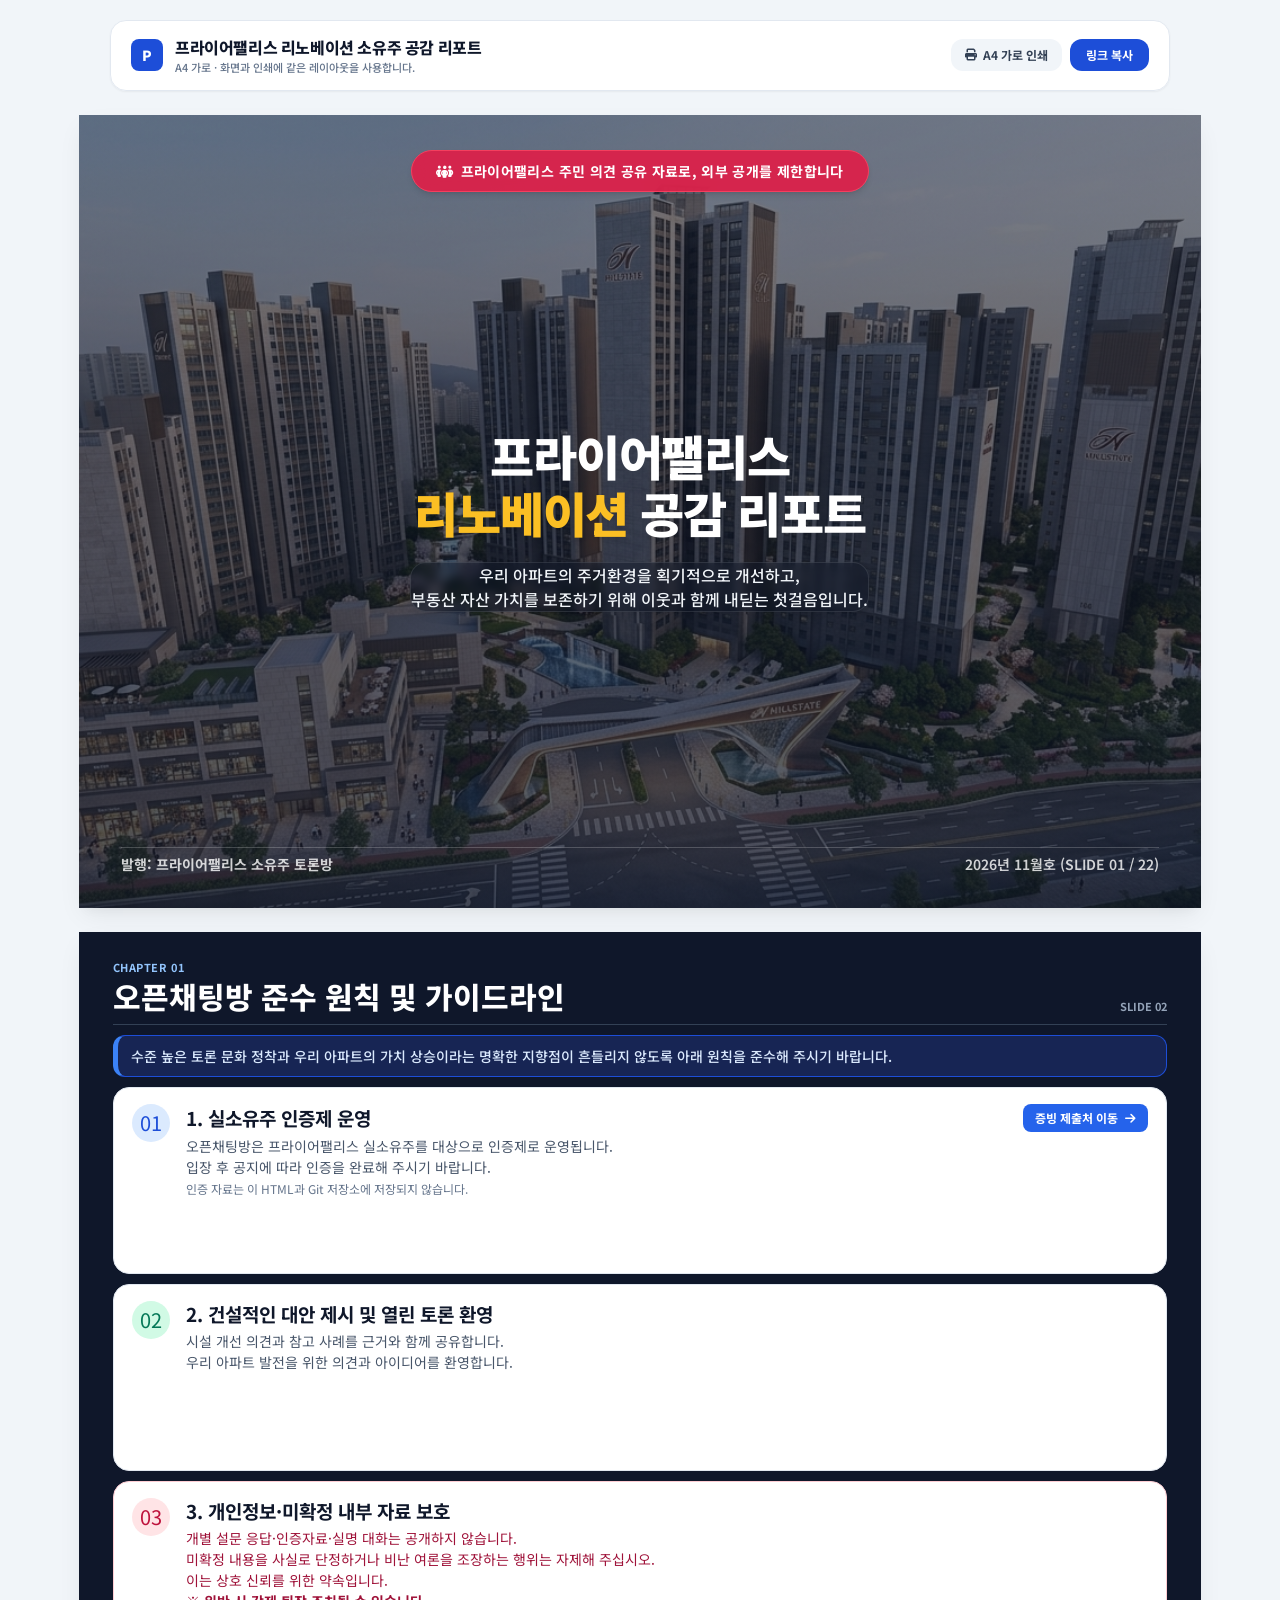
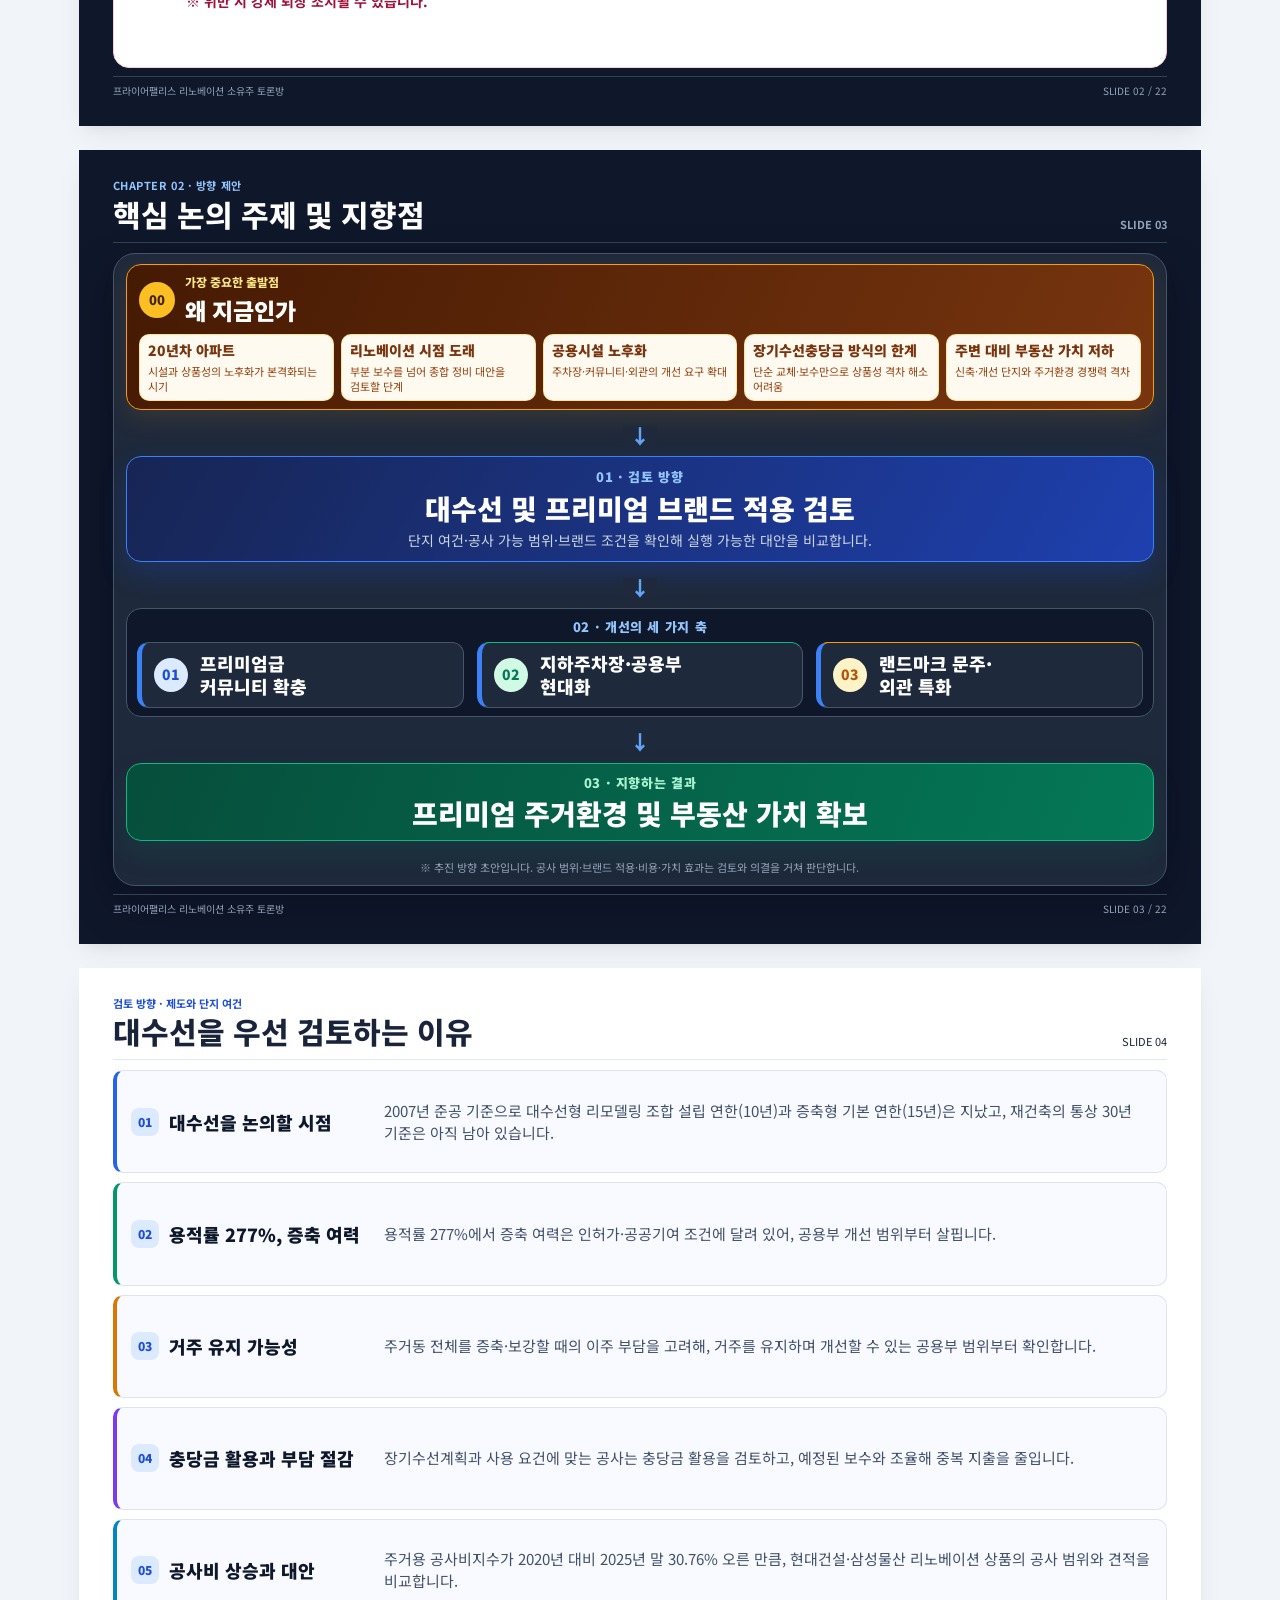
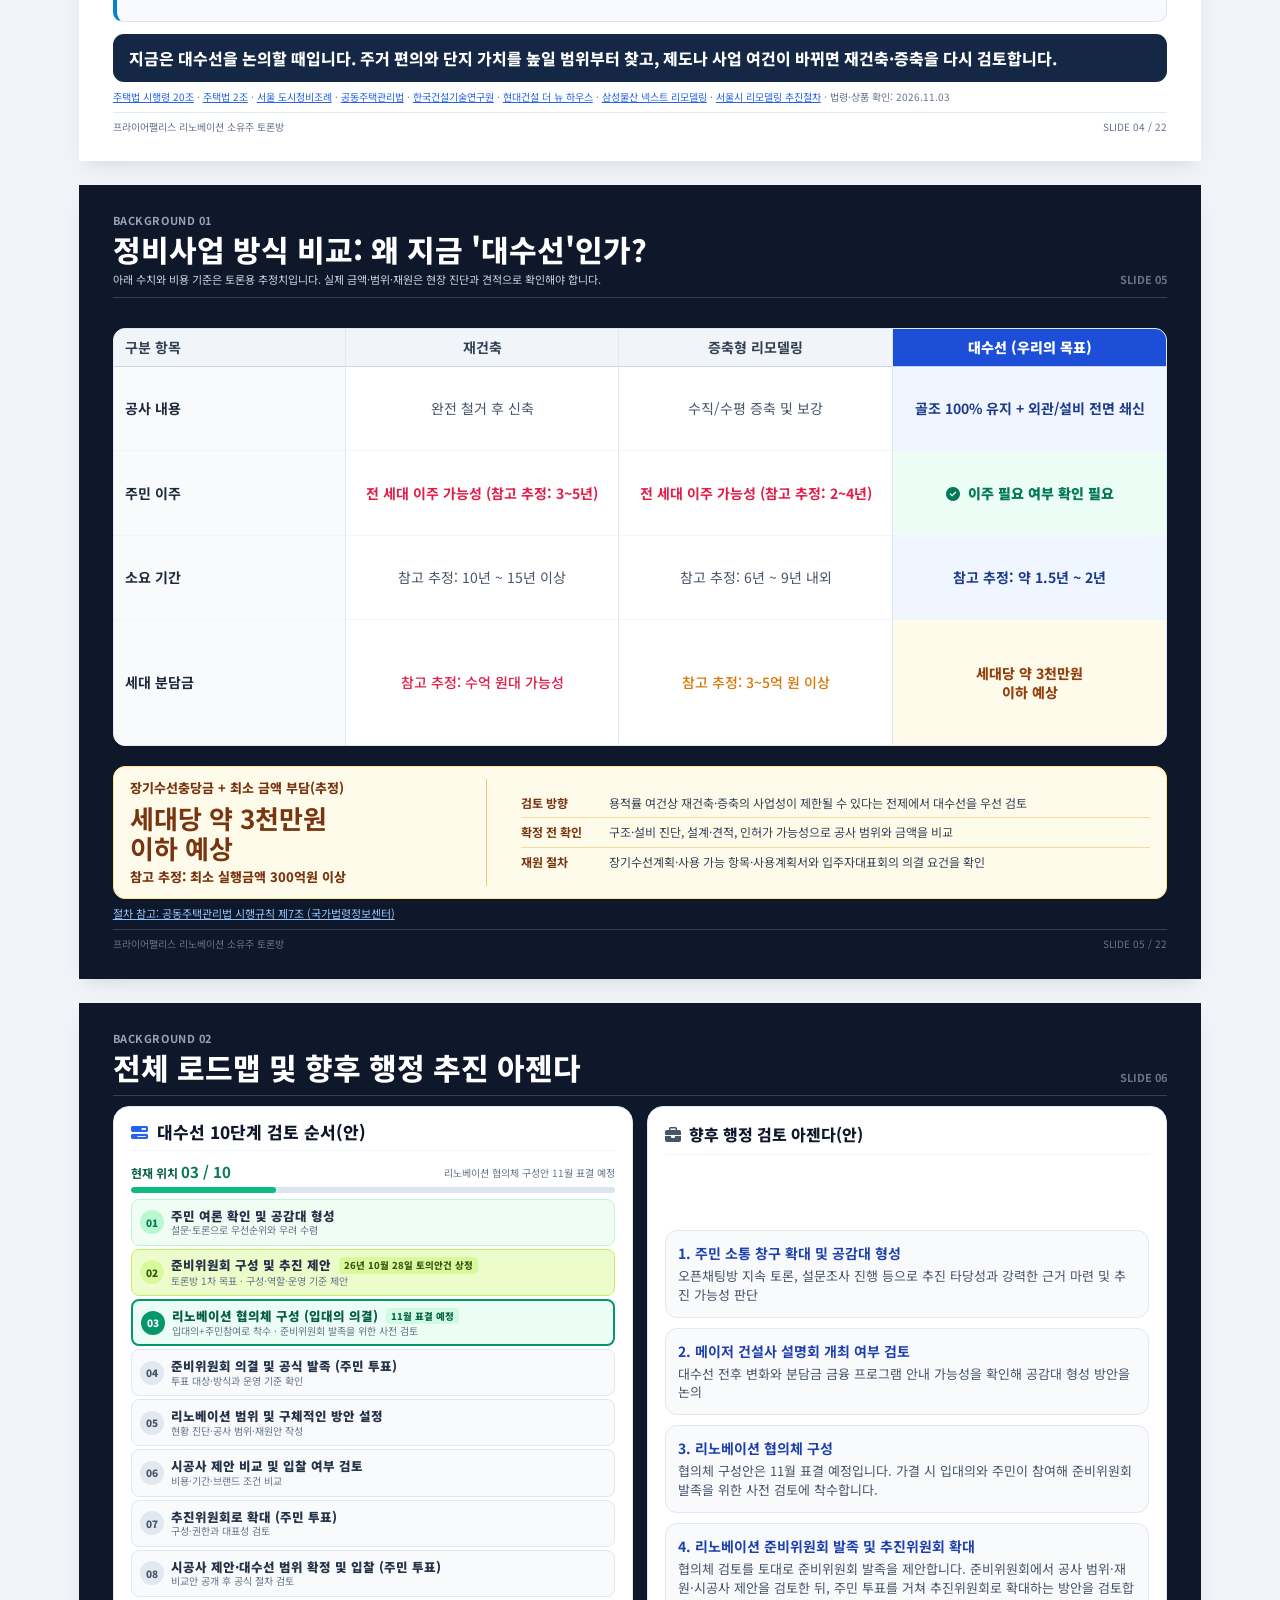
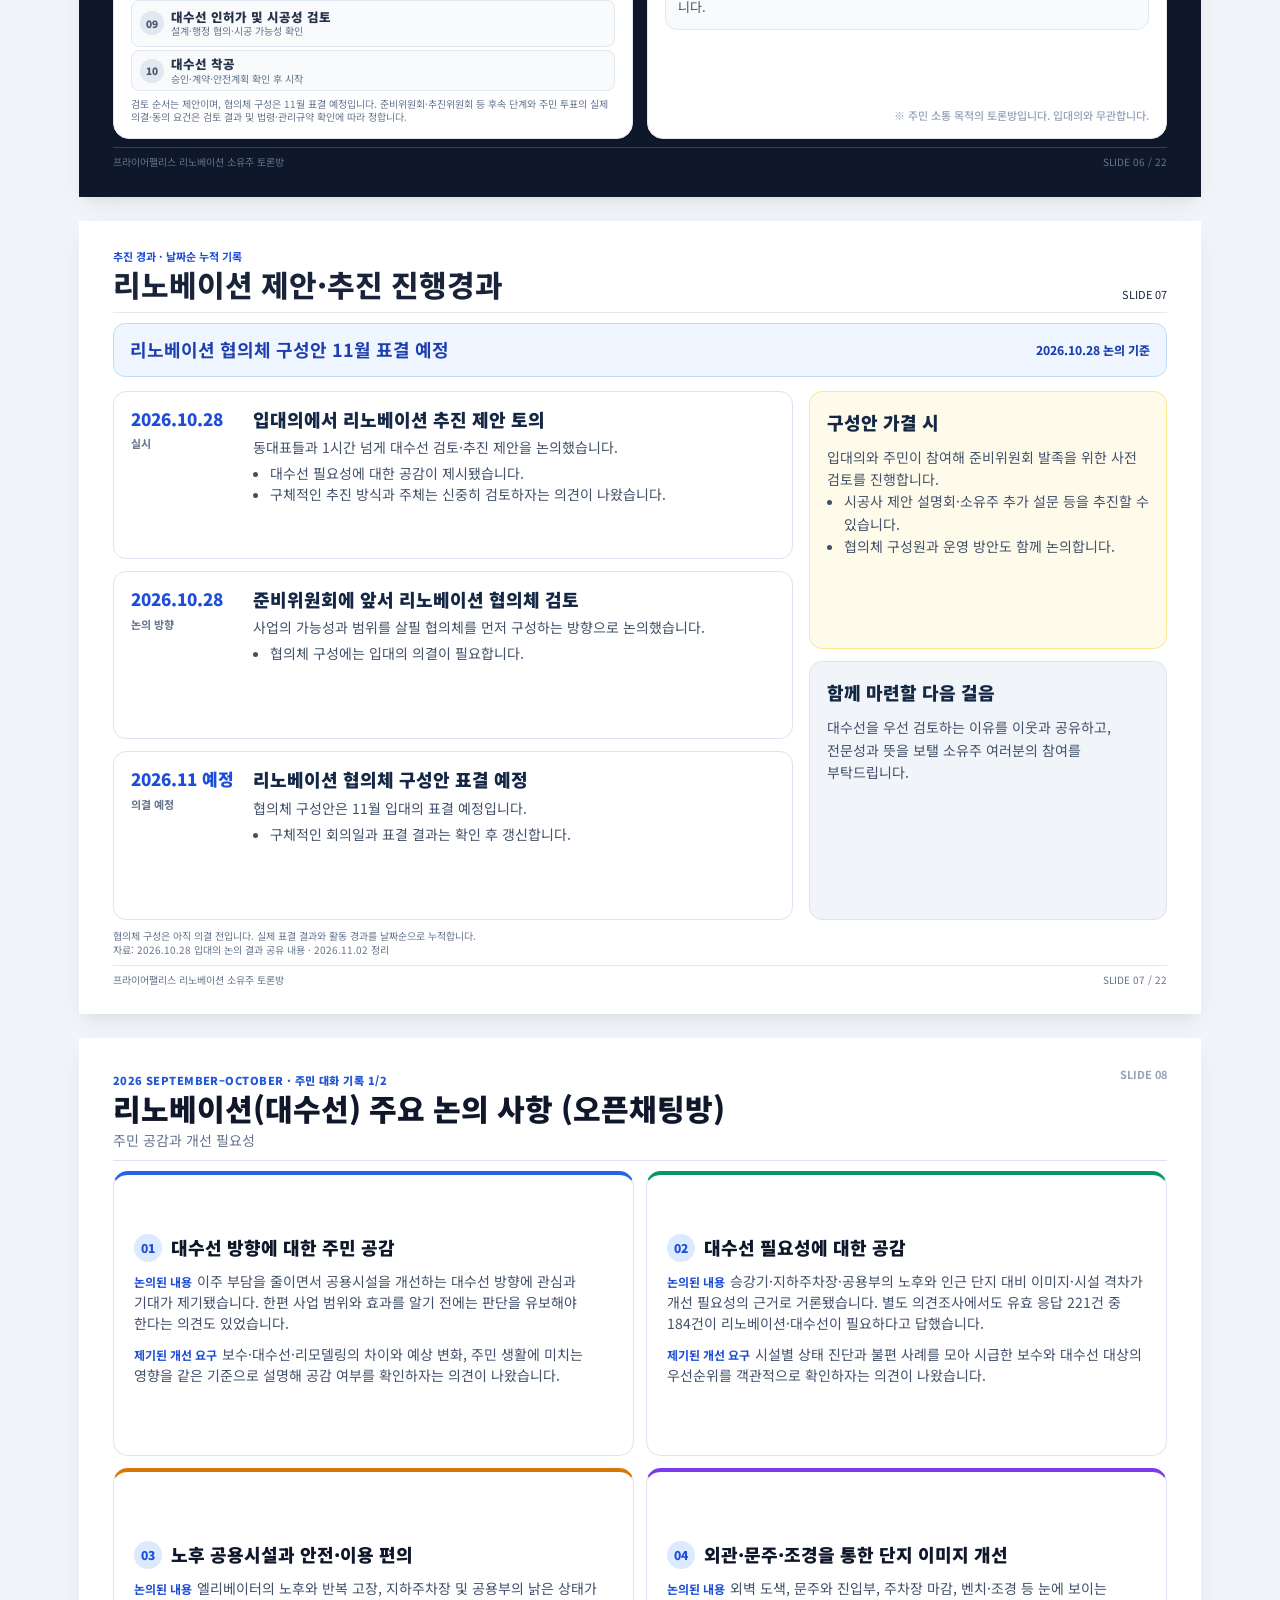
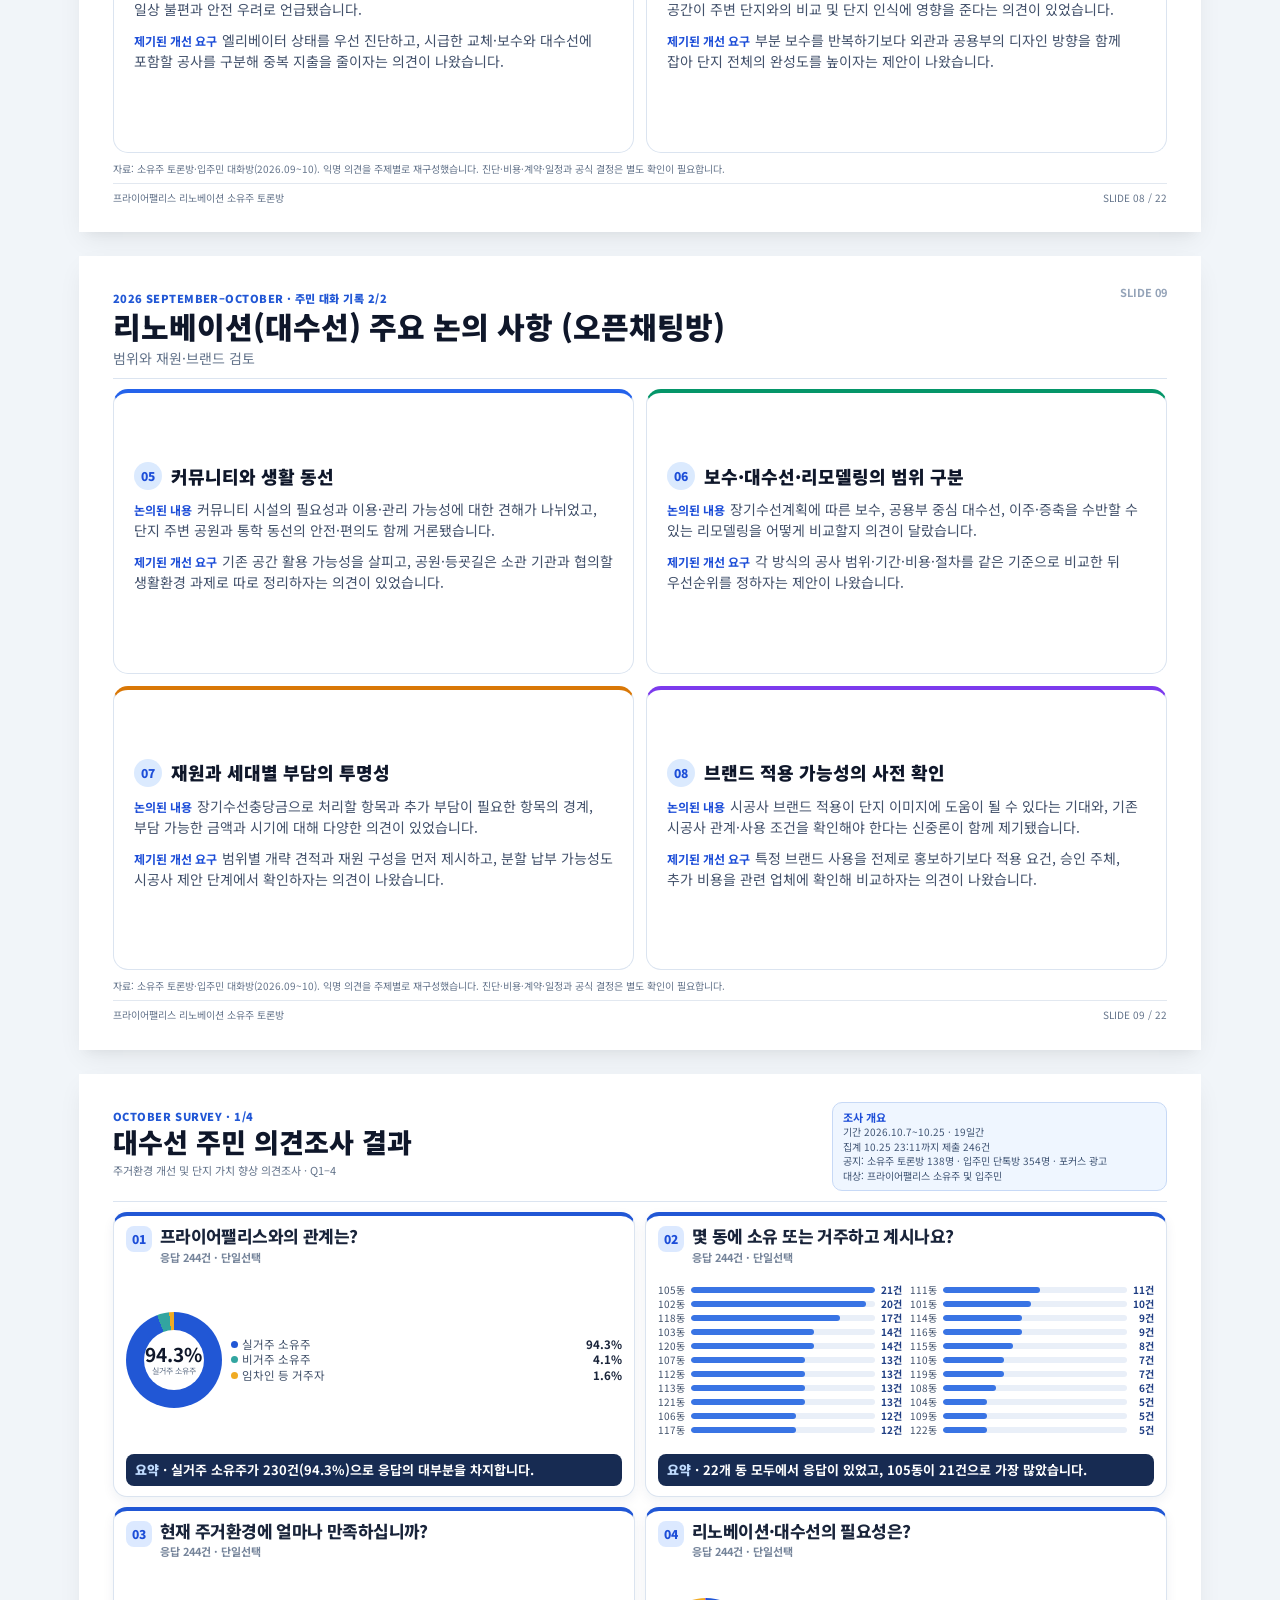
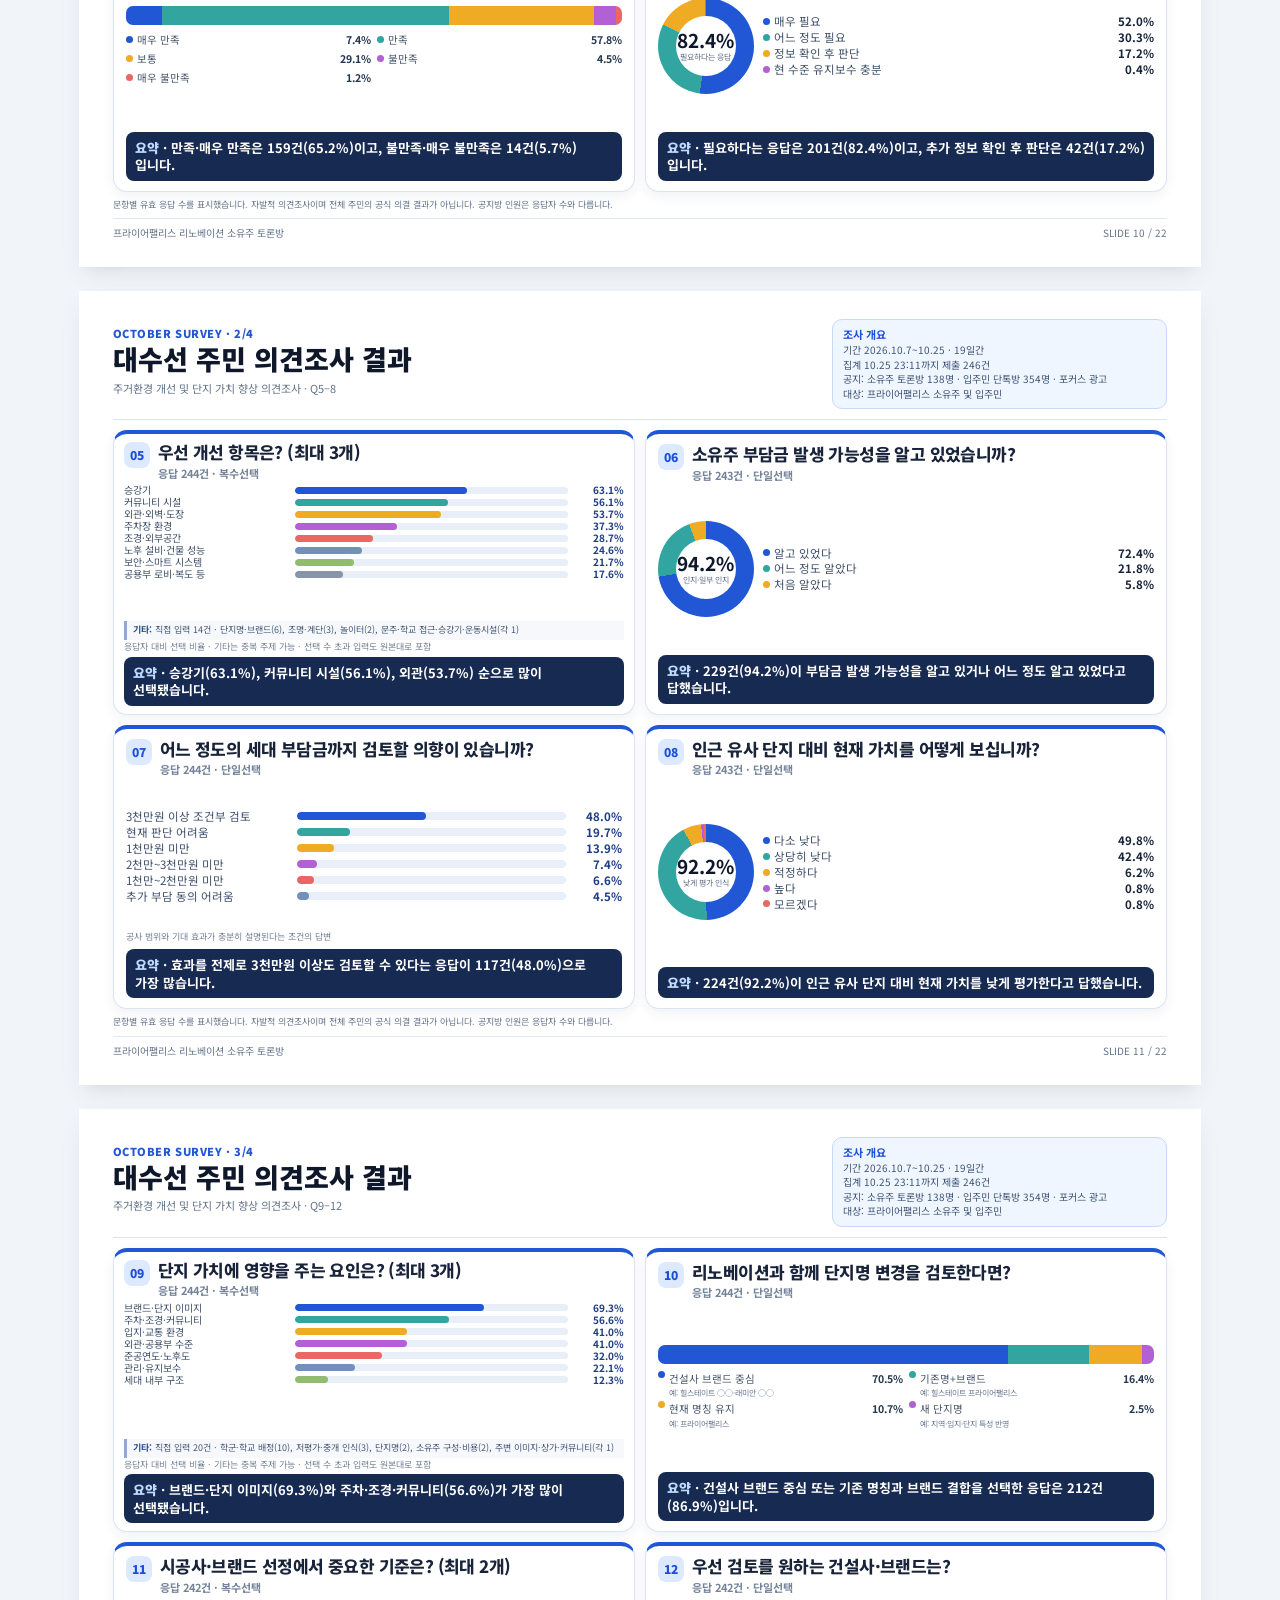
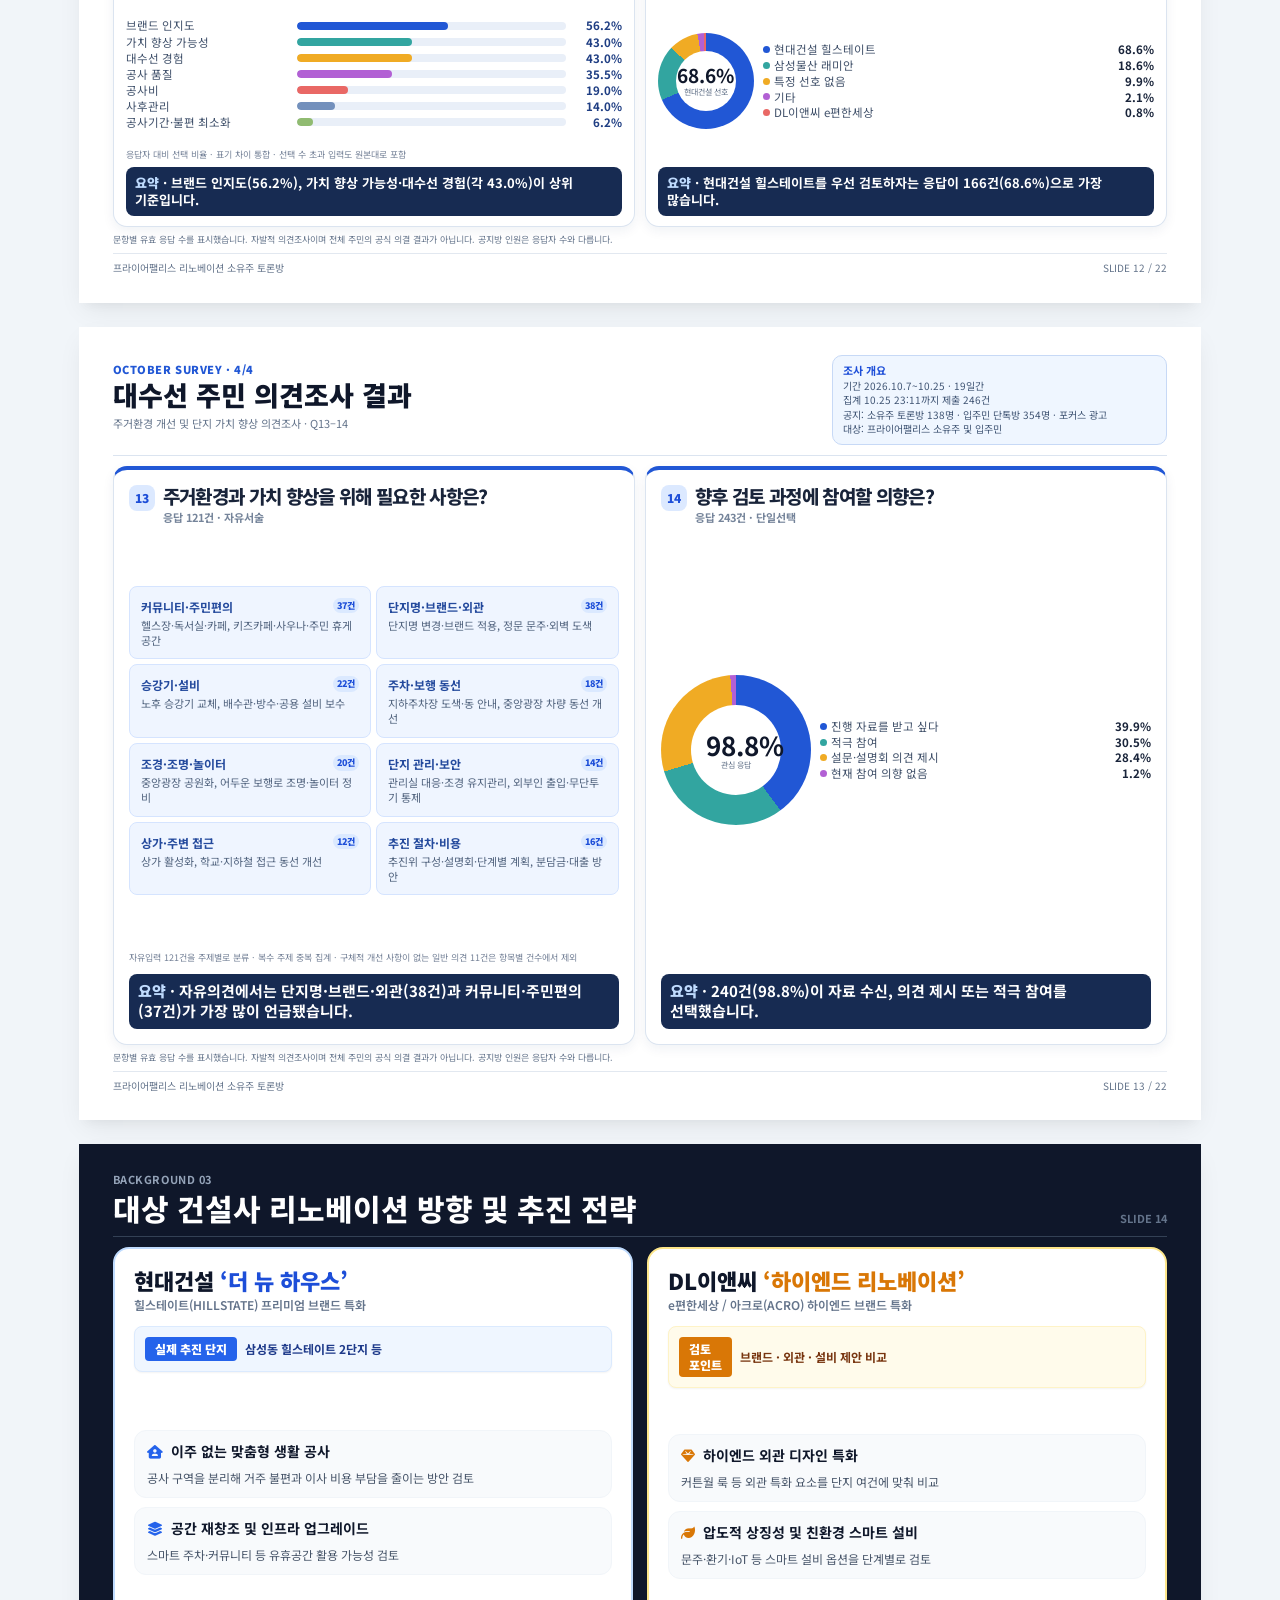
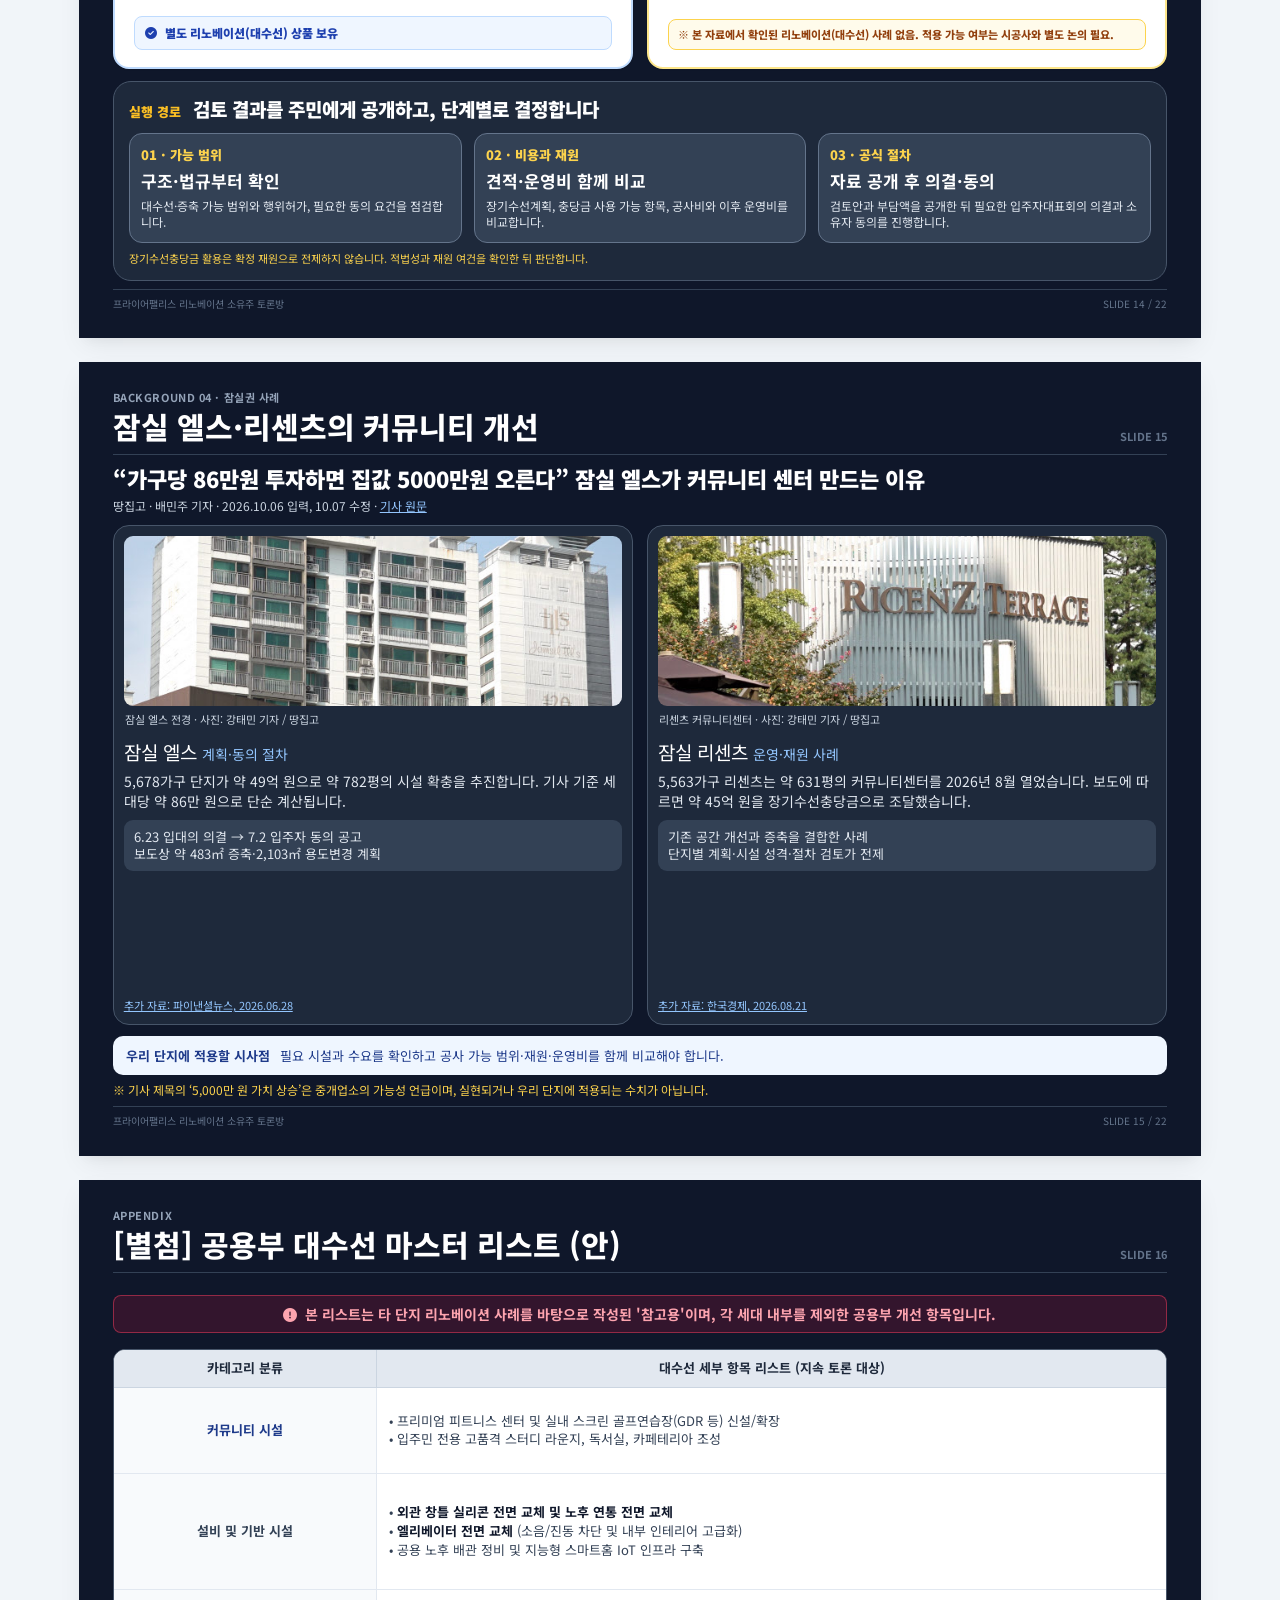
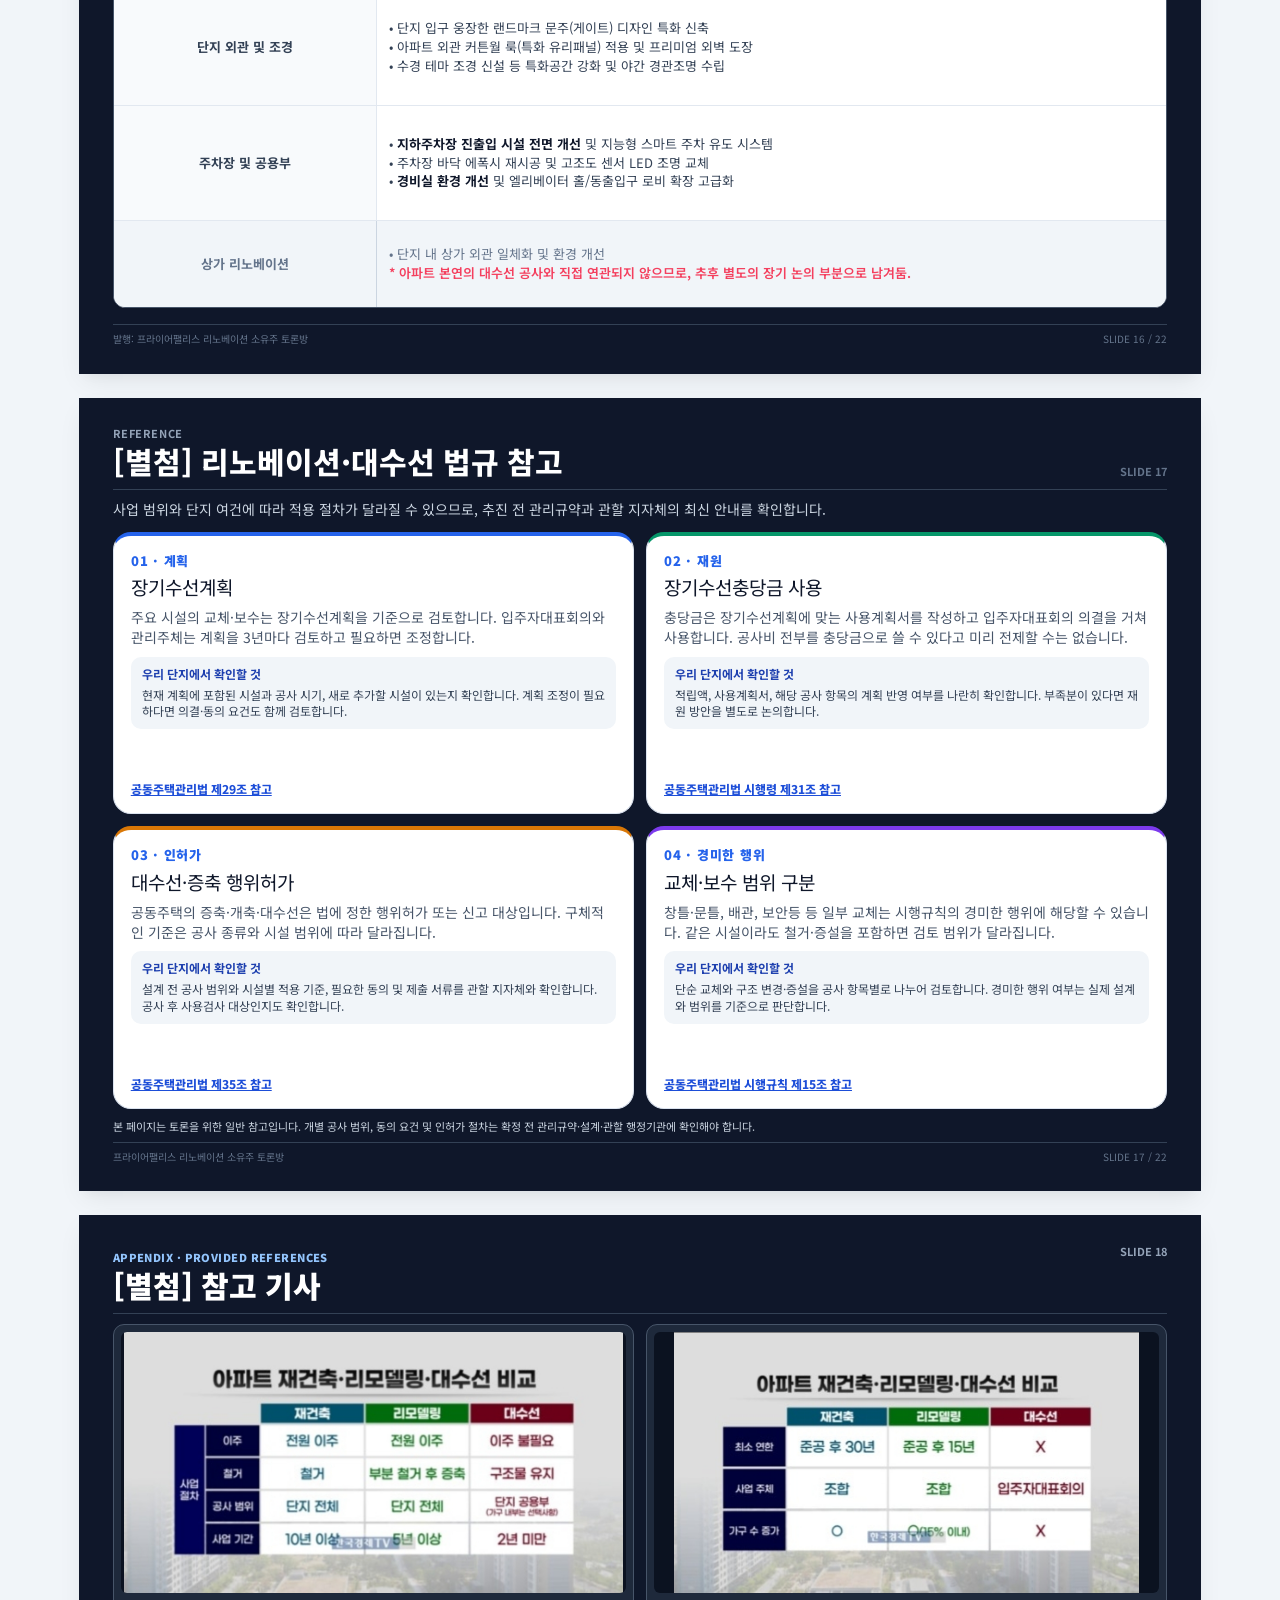
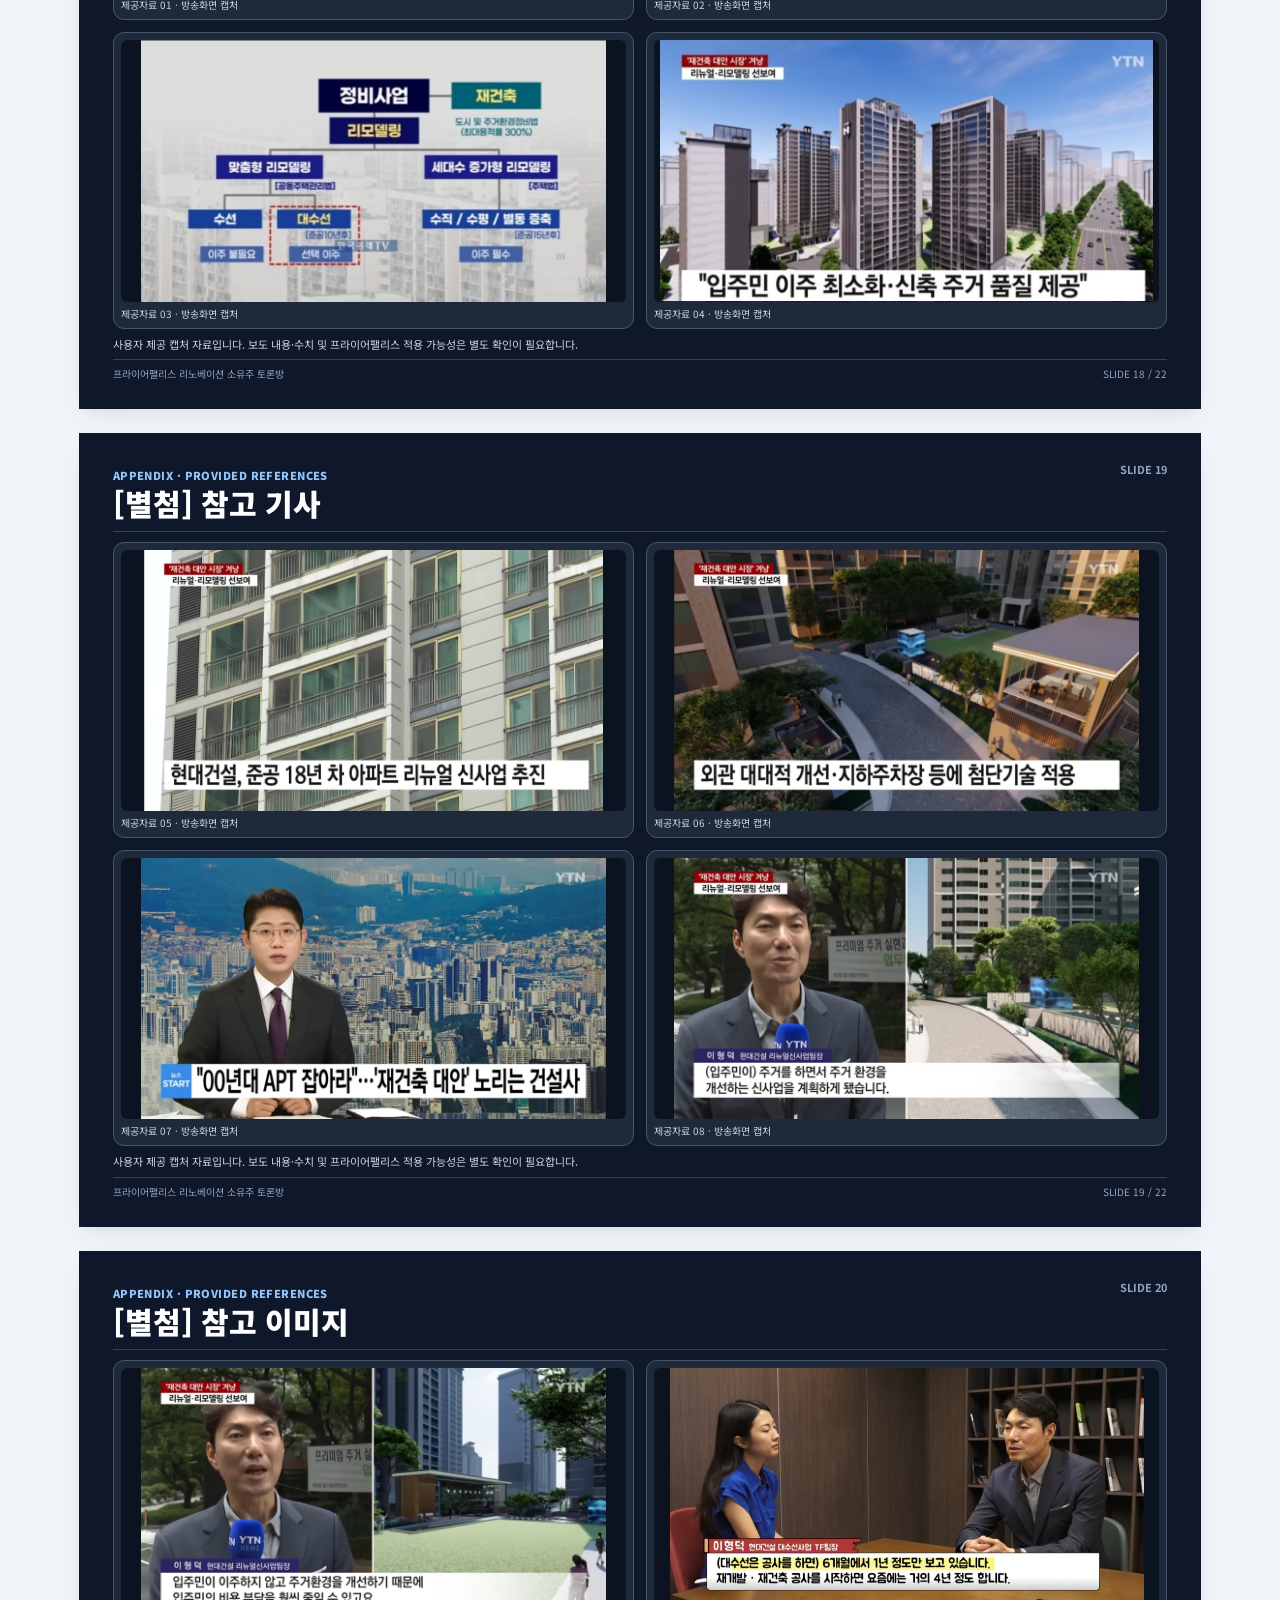
<file: index.html>
<!doctype html>
<html lang="ko">
<head>
  <meta charset="utf-8">
  <meta name="viewport" content="width=device-width, initial-scale=1">
  <meta http-equiv="refresh" content="0; url=./src/report.html">
  <title>프라이어팰리스 리노베이션 공감 리포트</title>
  <link rel="canonical" href="./src/report.html">
</head>
<body>
  <p><a href="./src/report.html">프라이어팰리스 리노베이션 공감 리포트 열기</a></p>
  <script>location.replace('./src/report.html');</script>
</body>
</html>
</file>
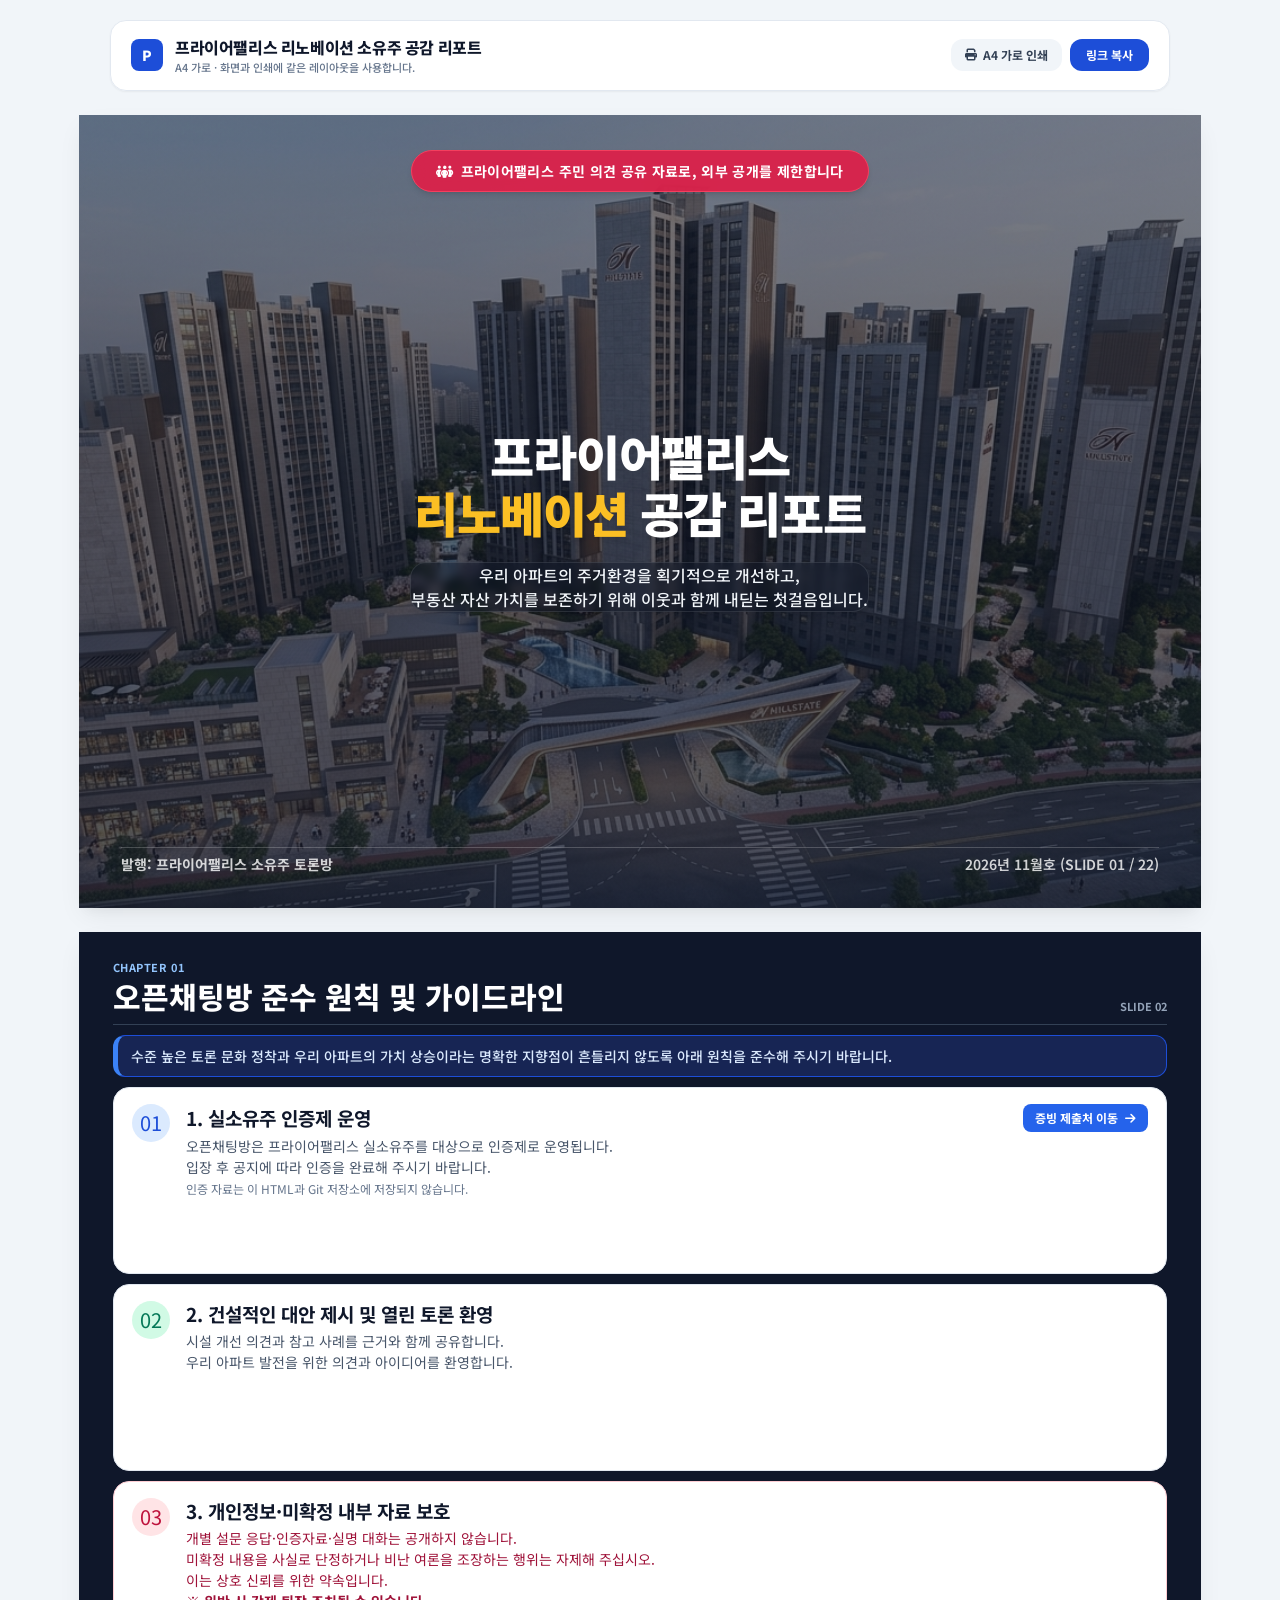
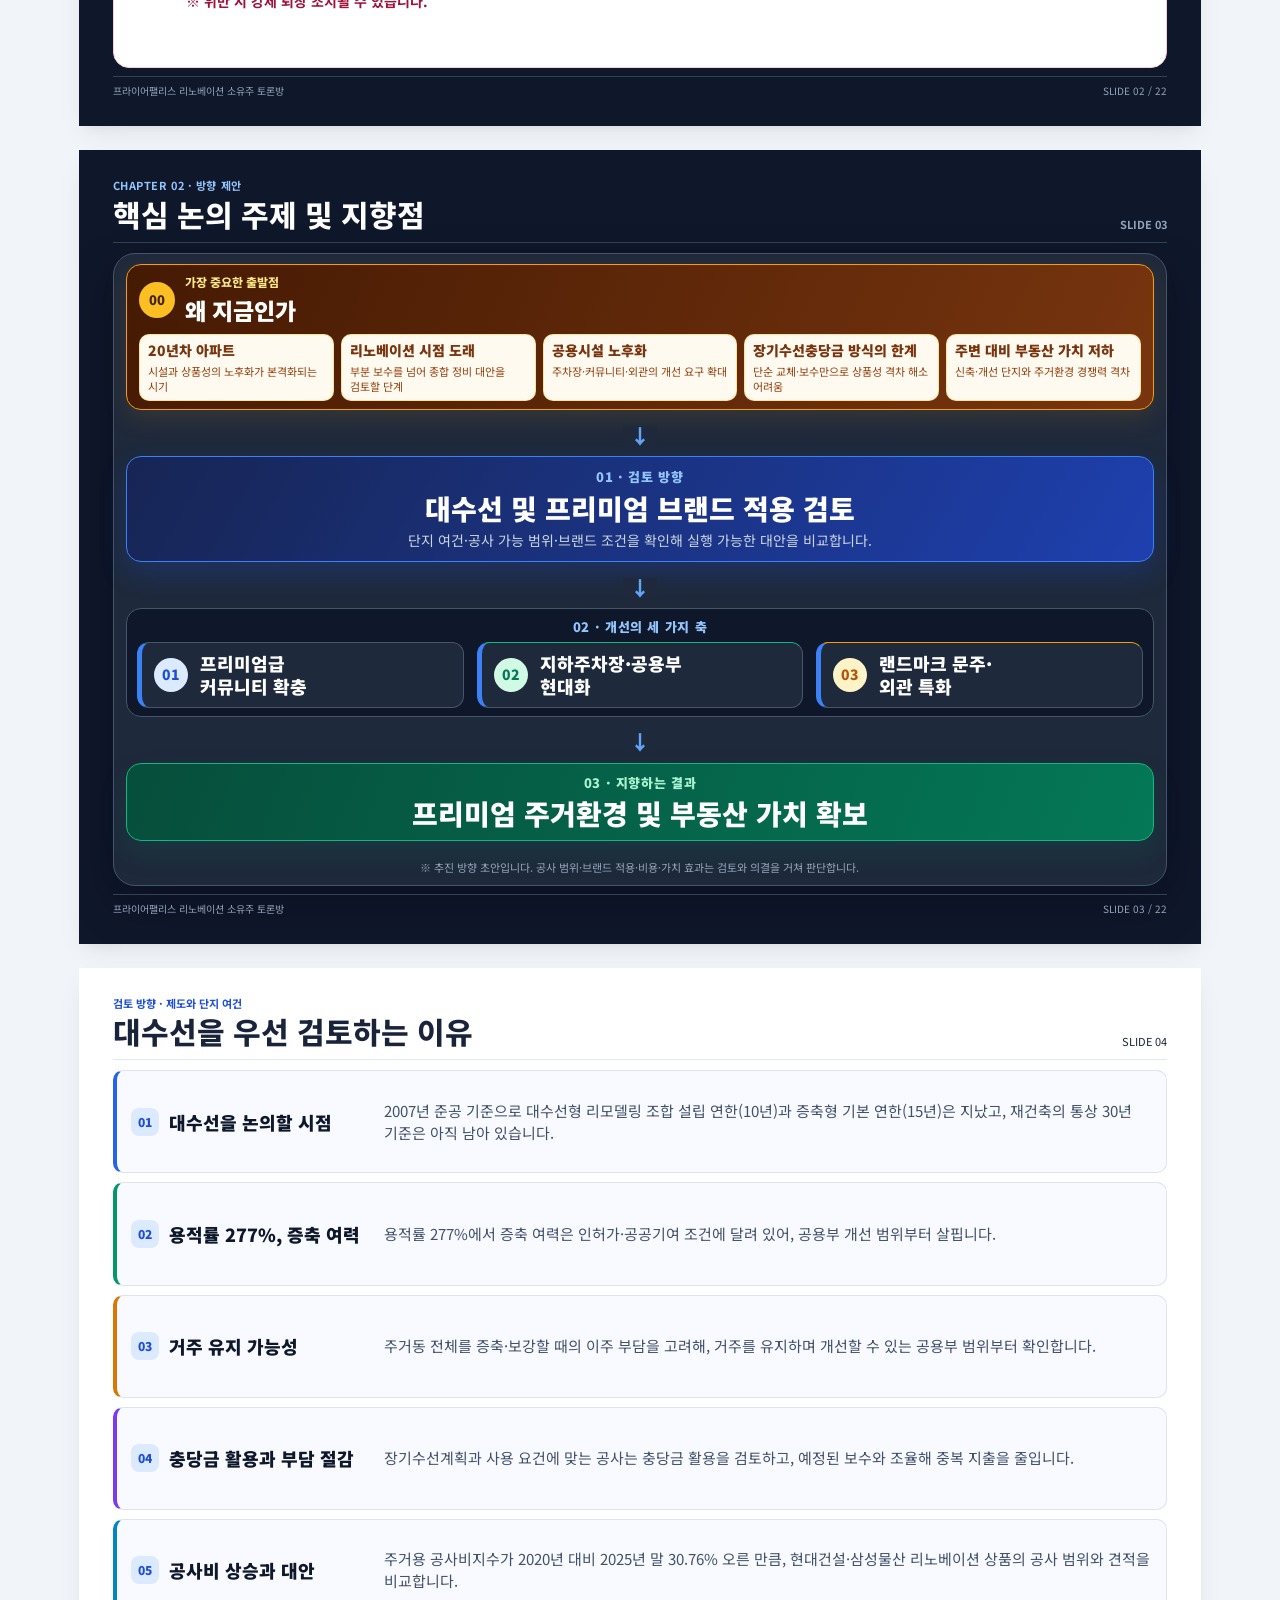
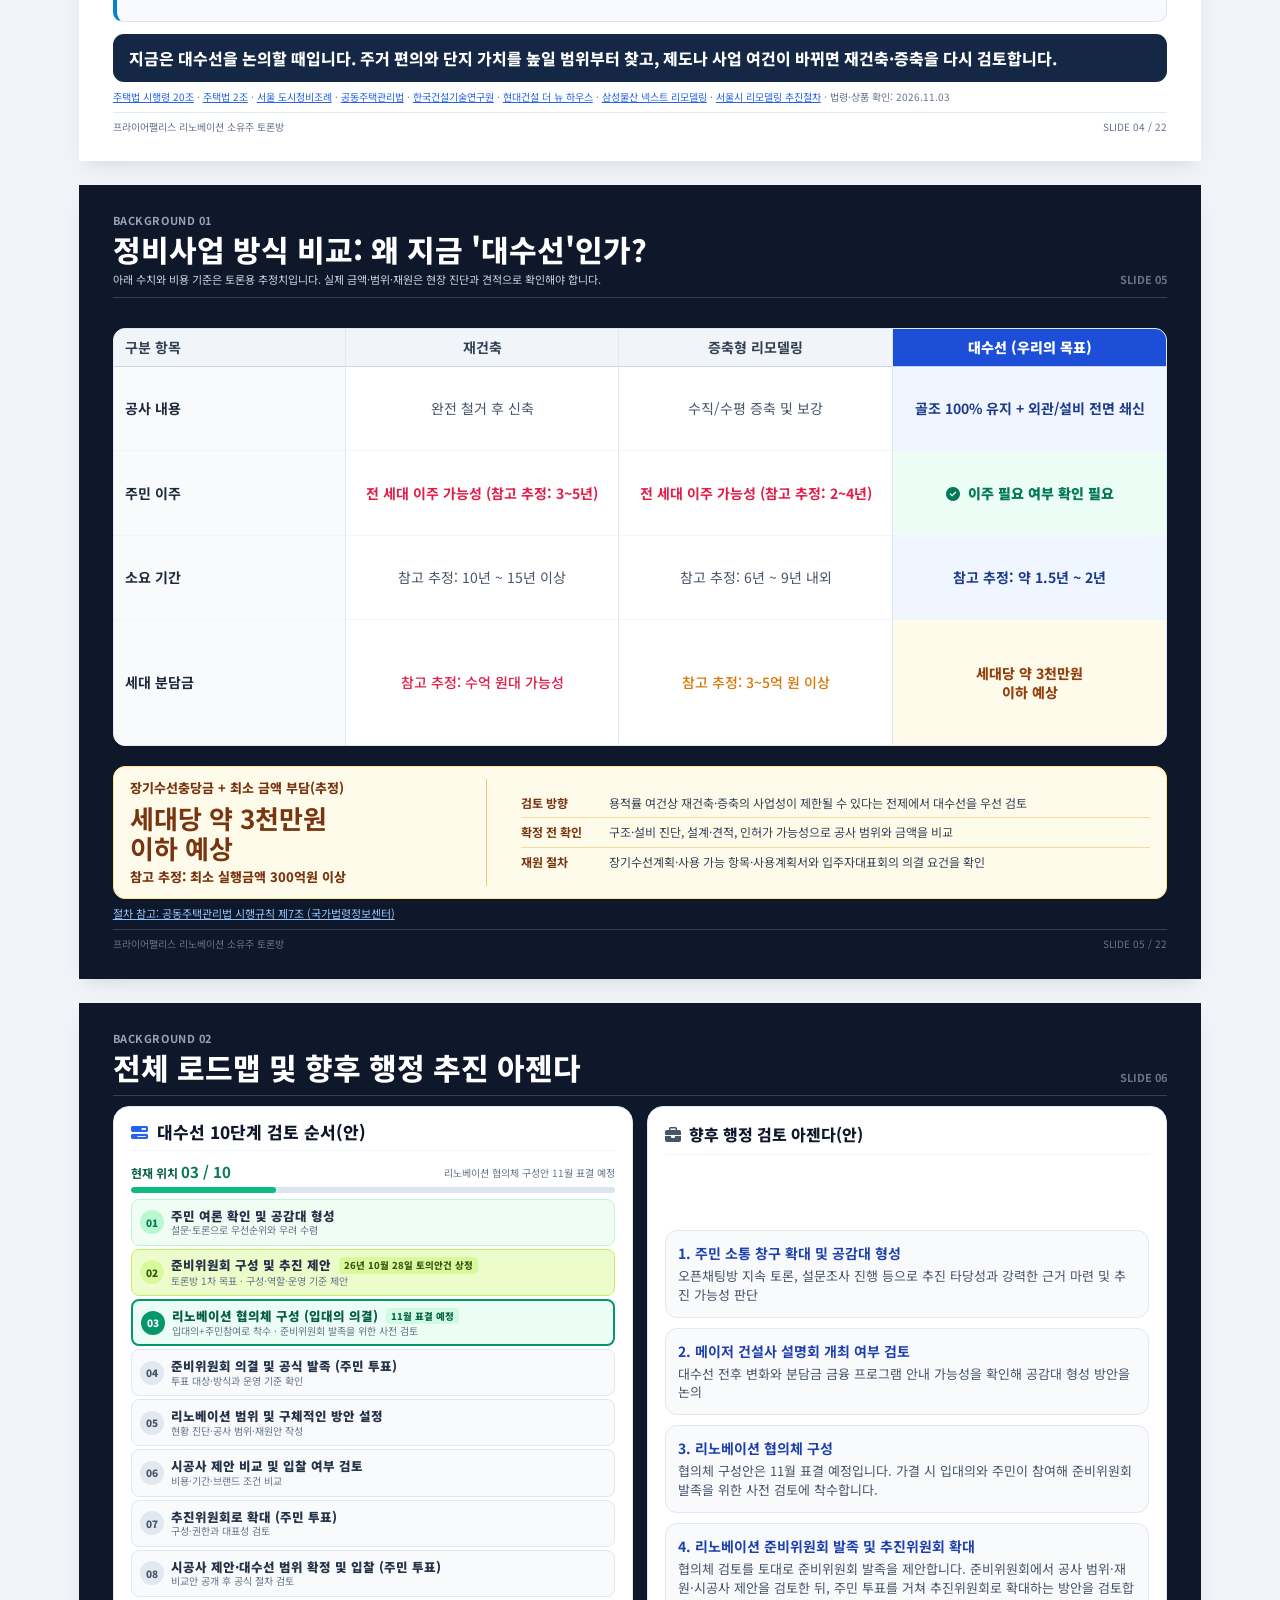
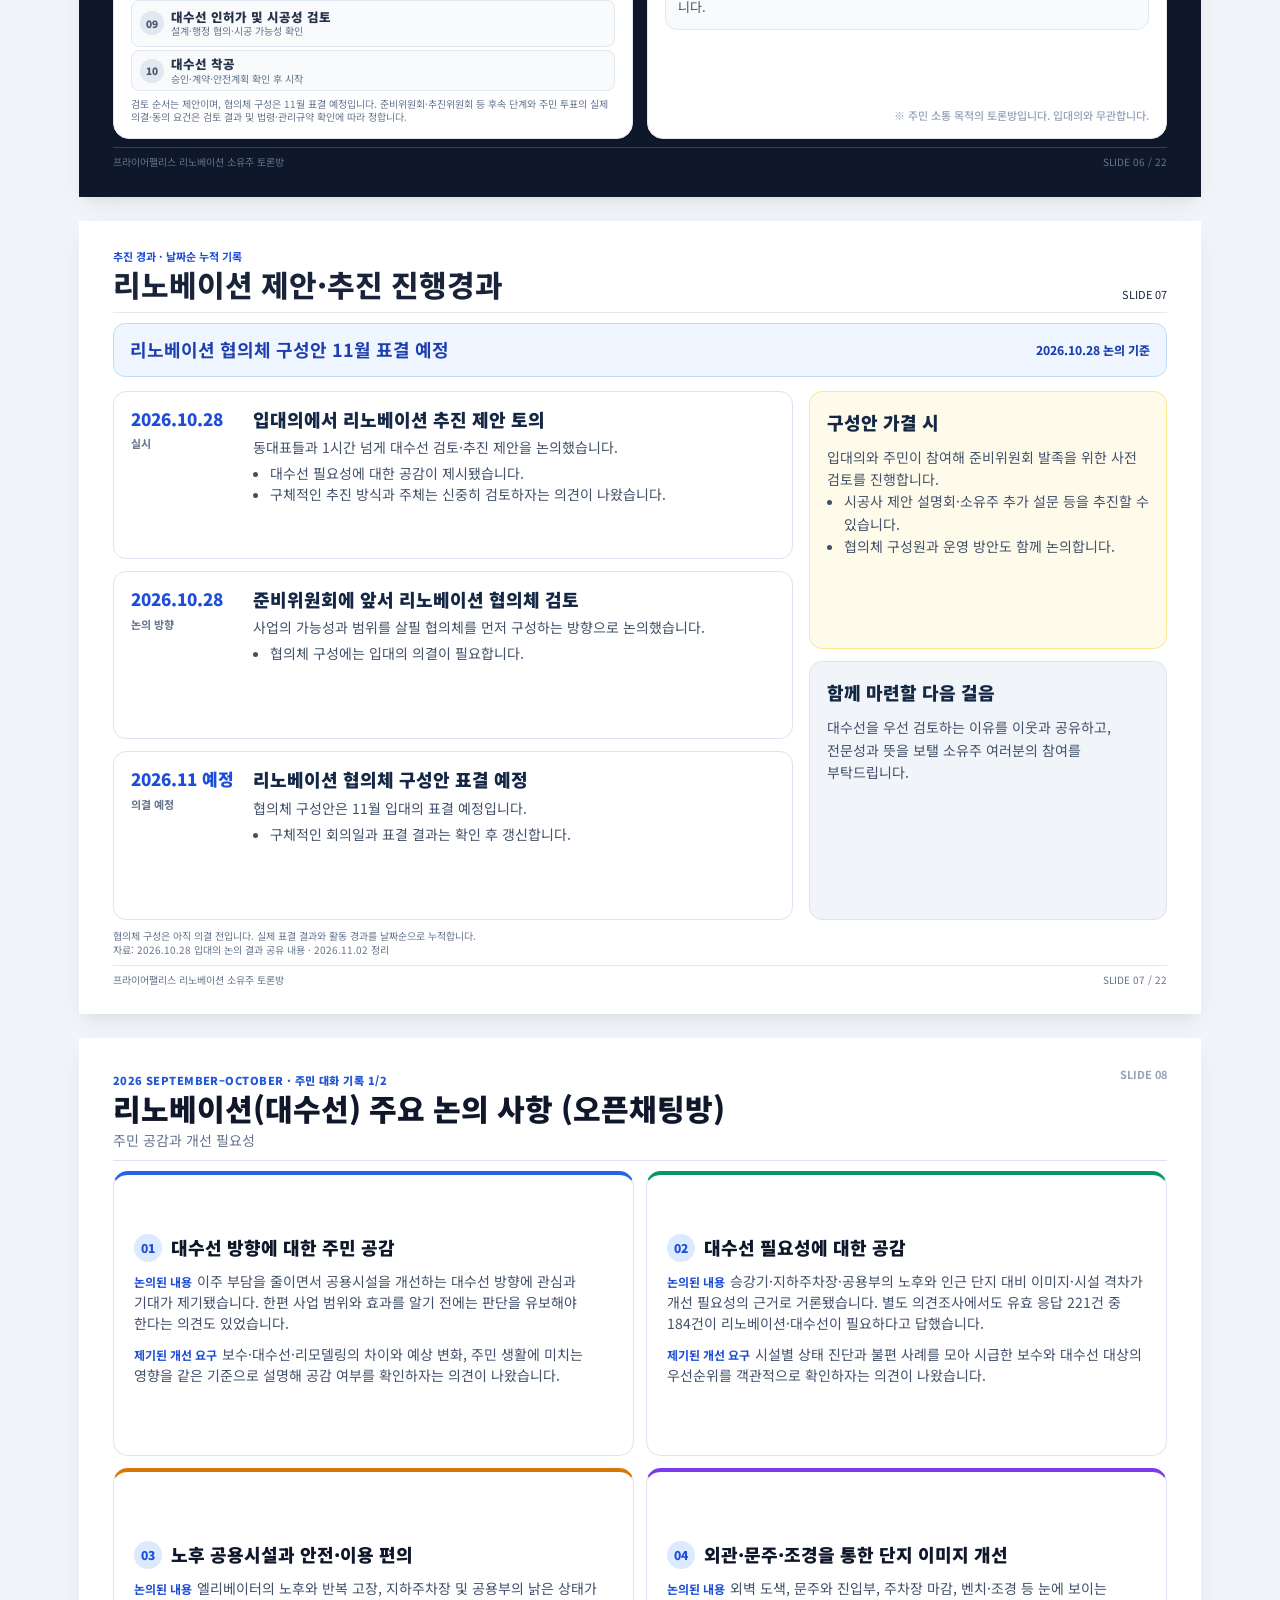
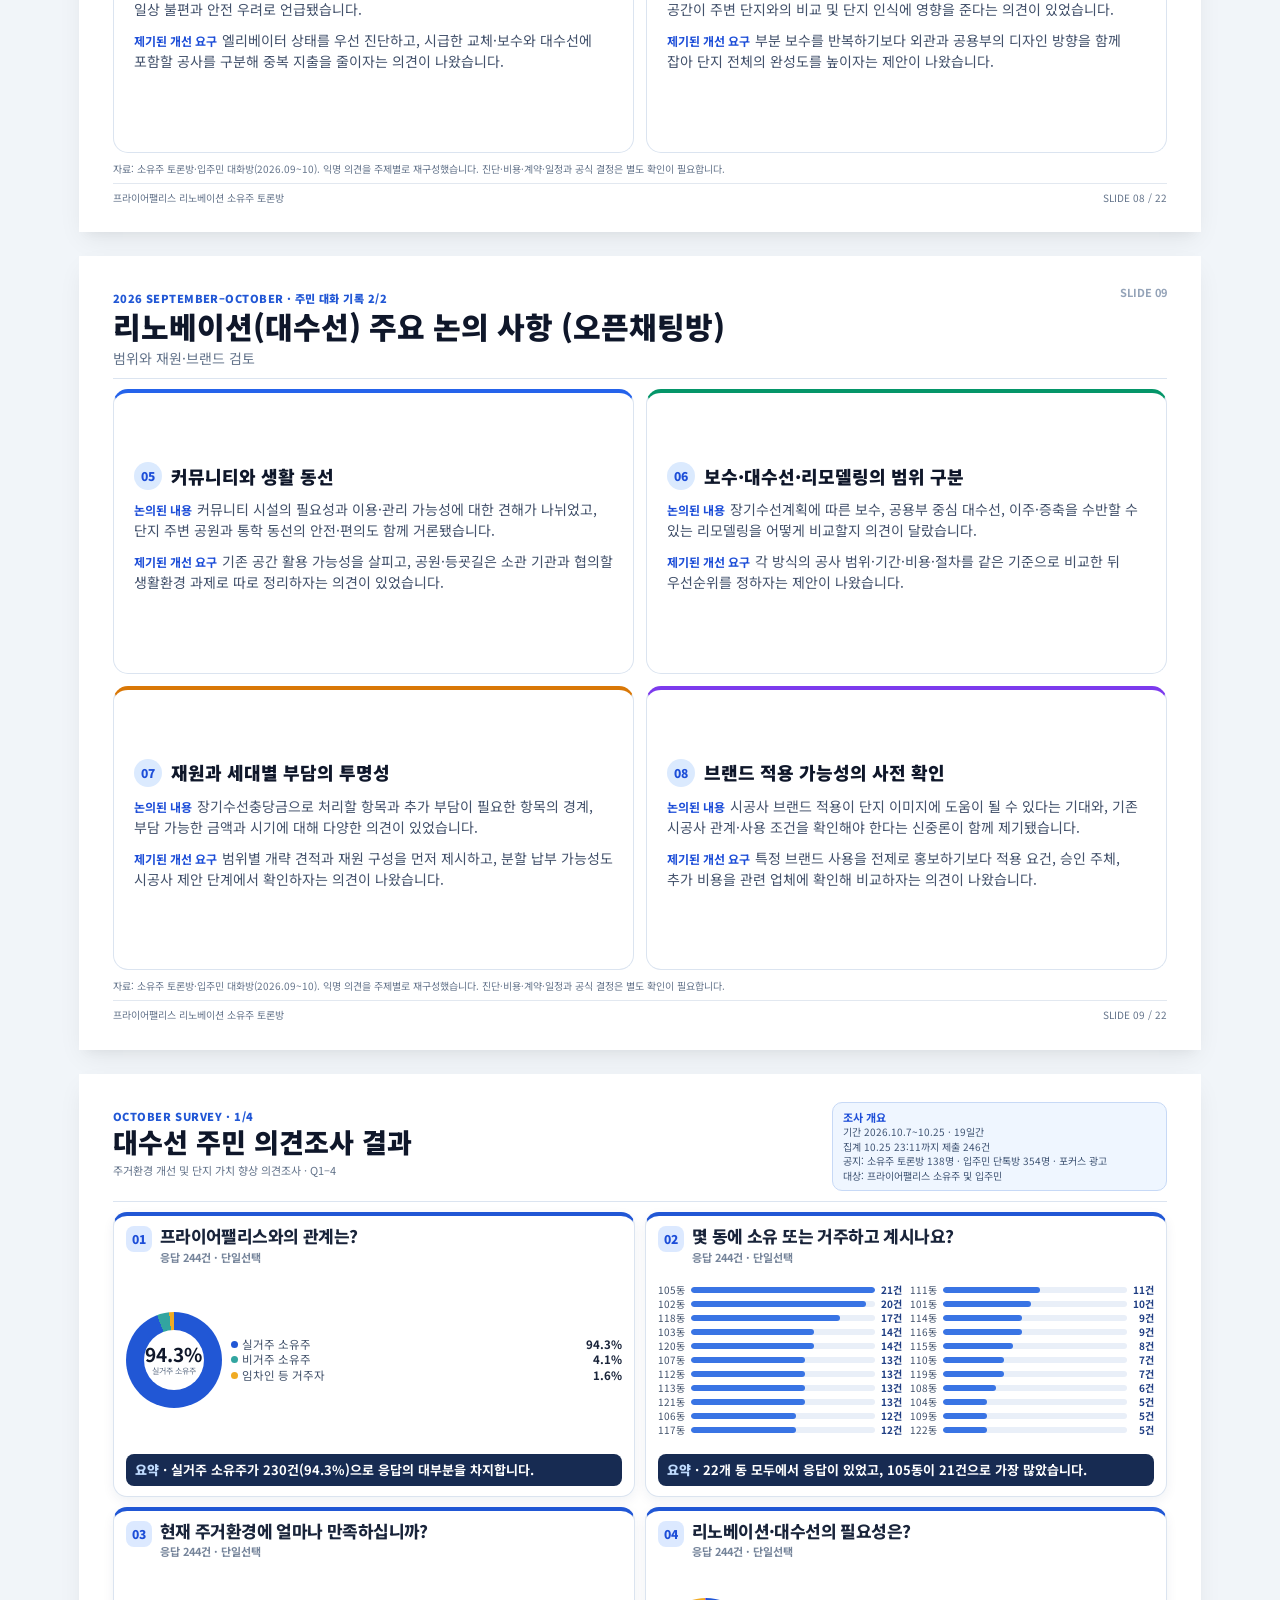
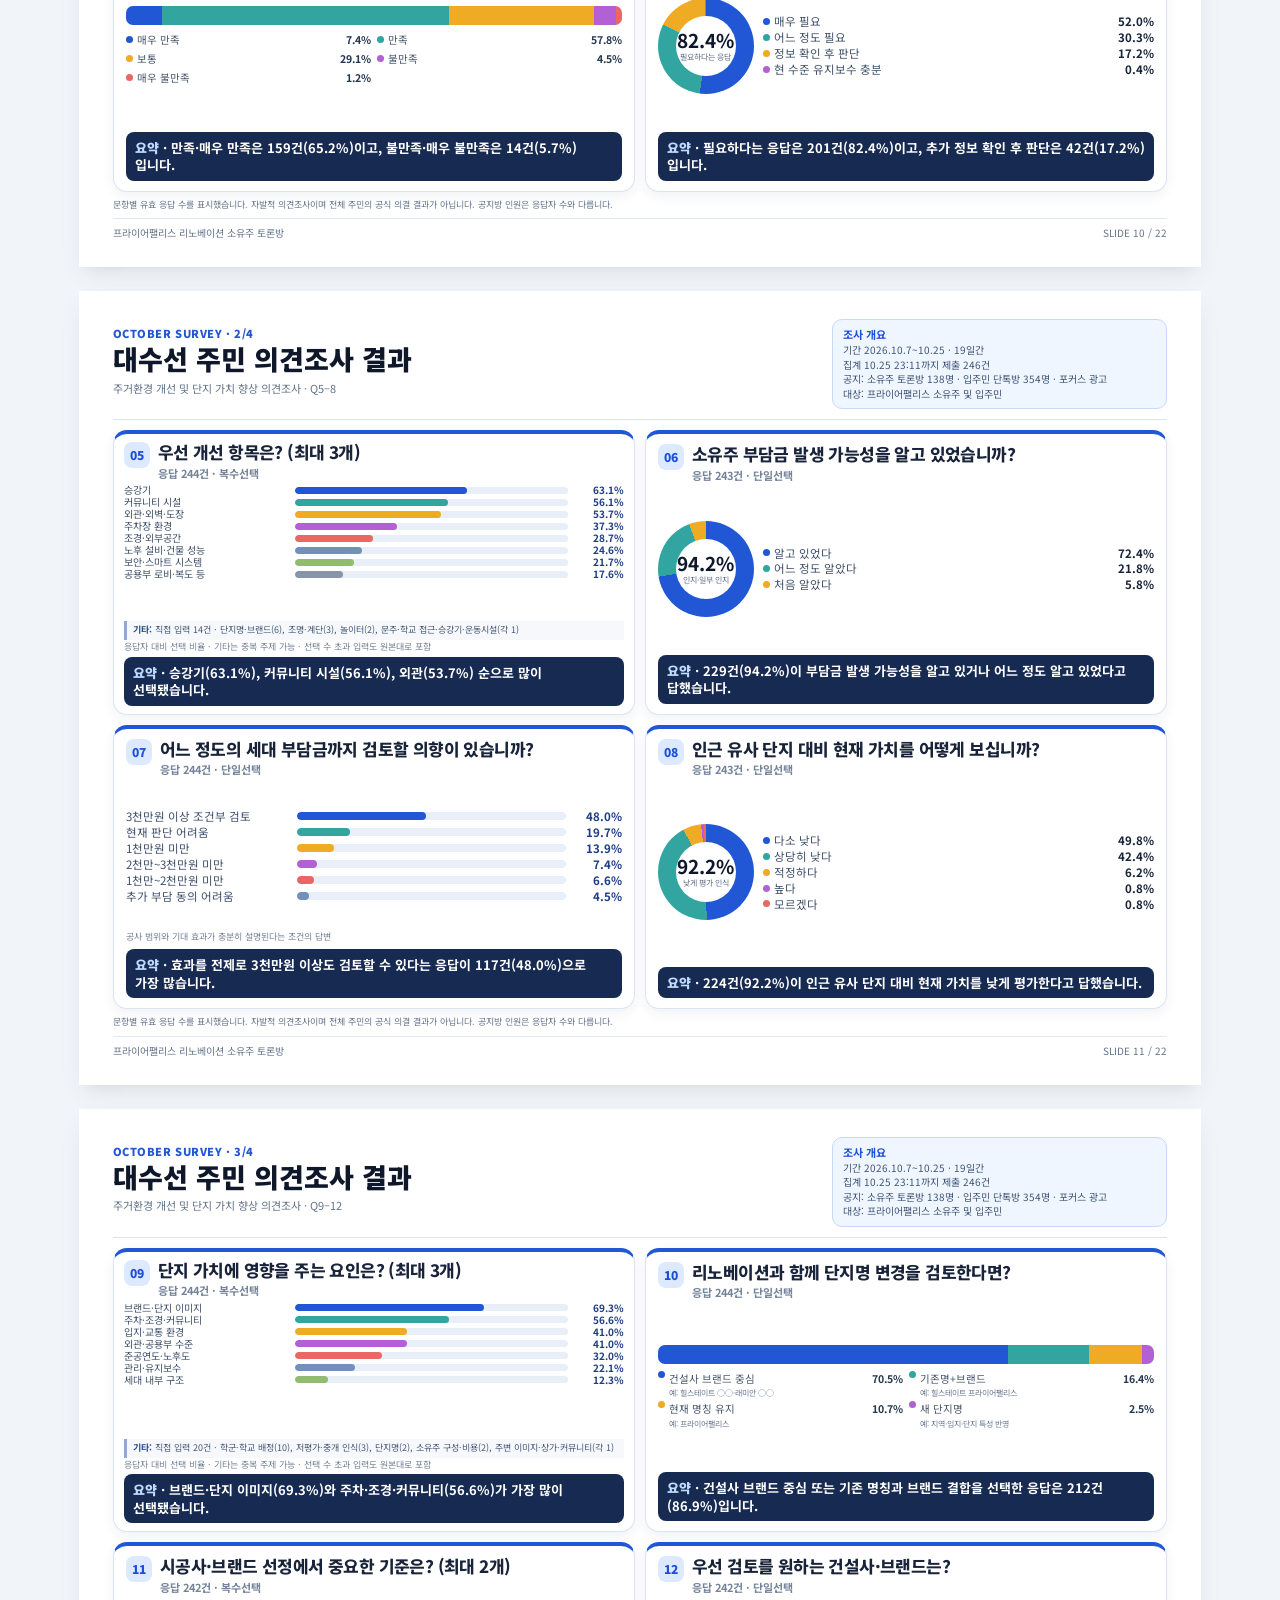
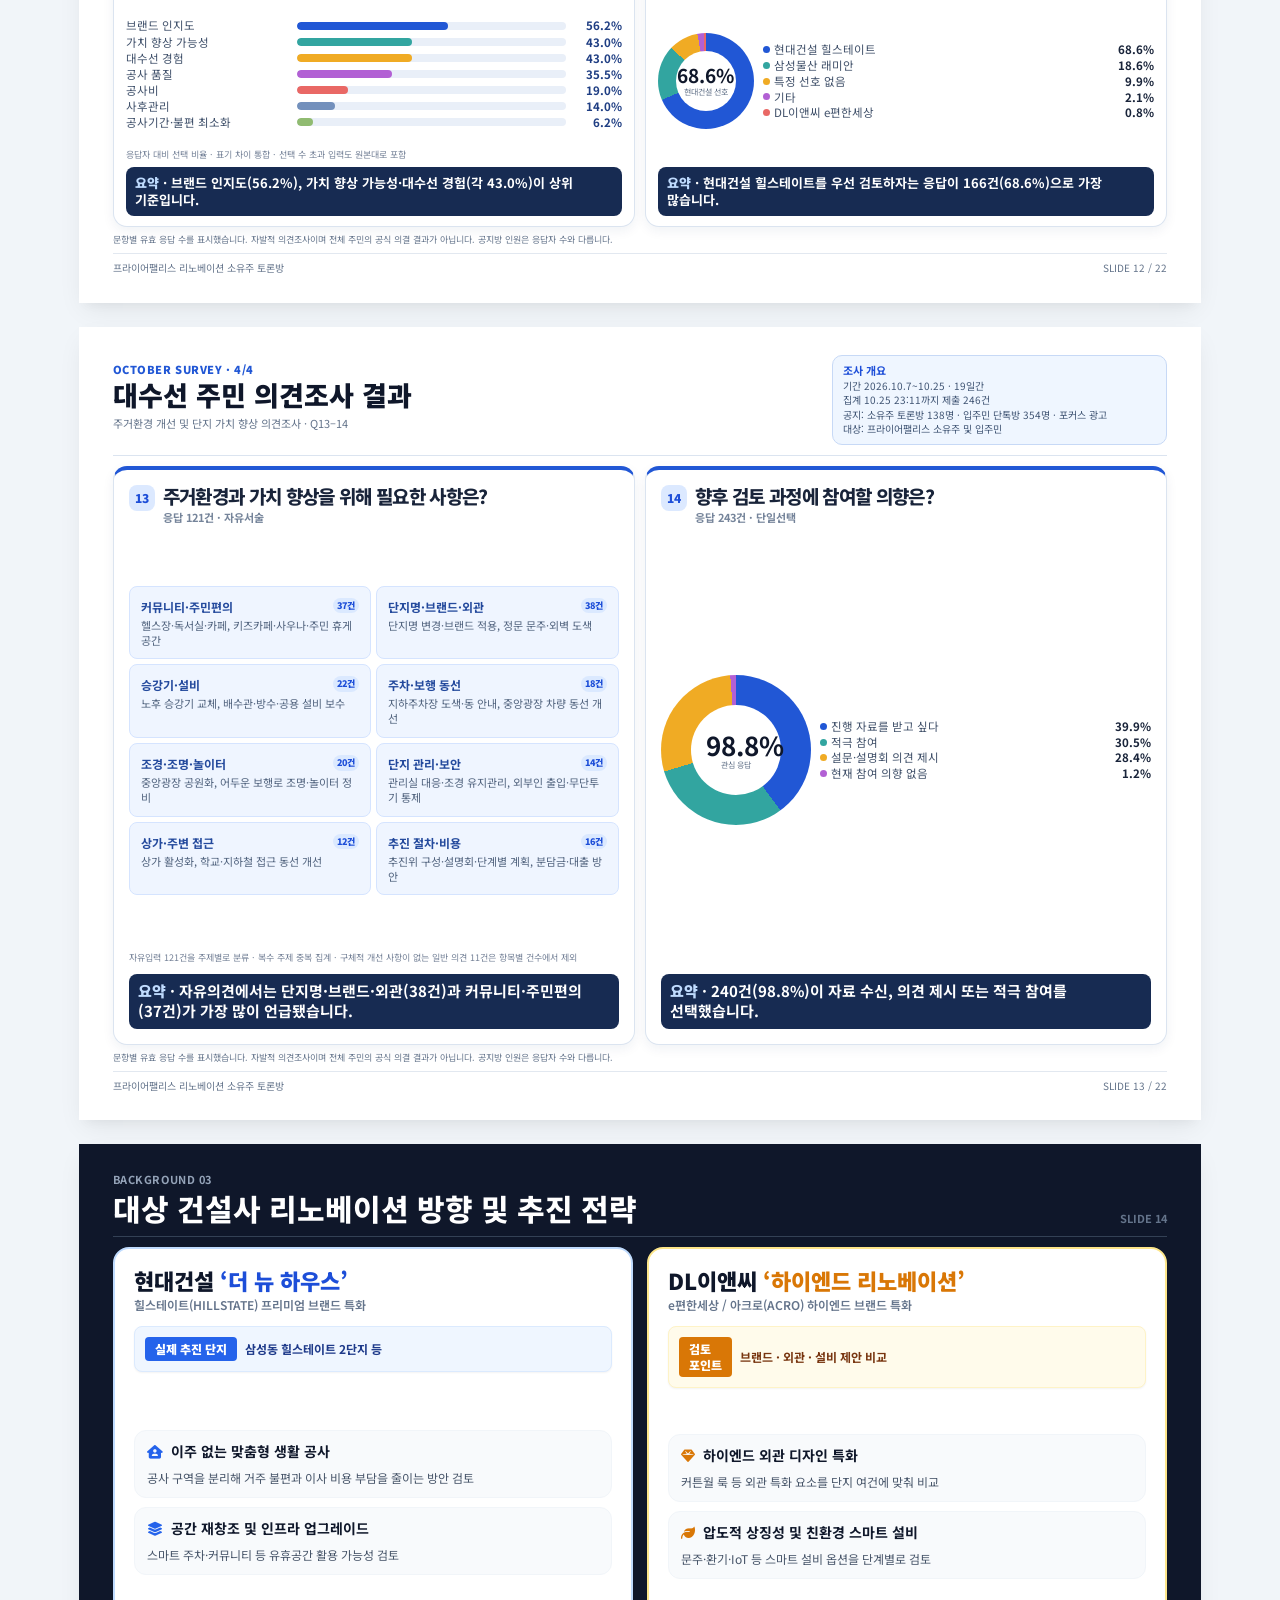
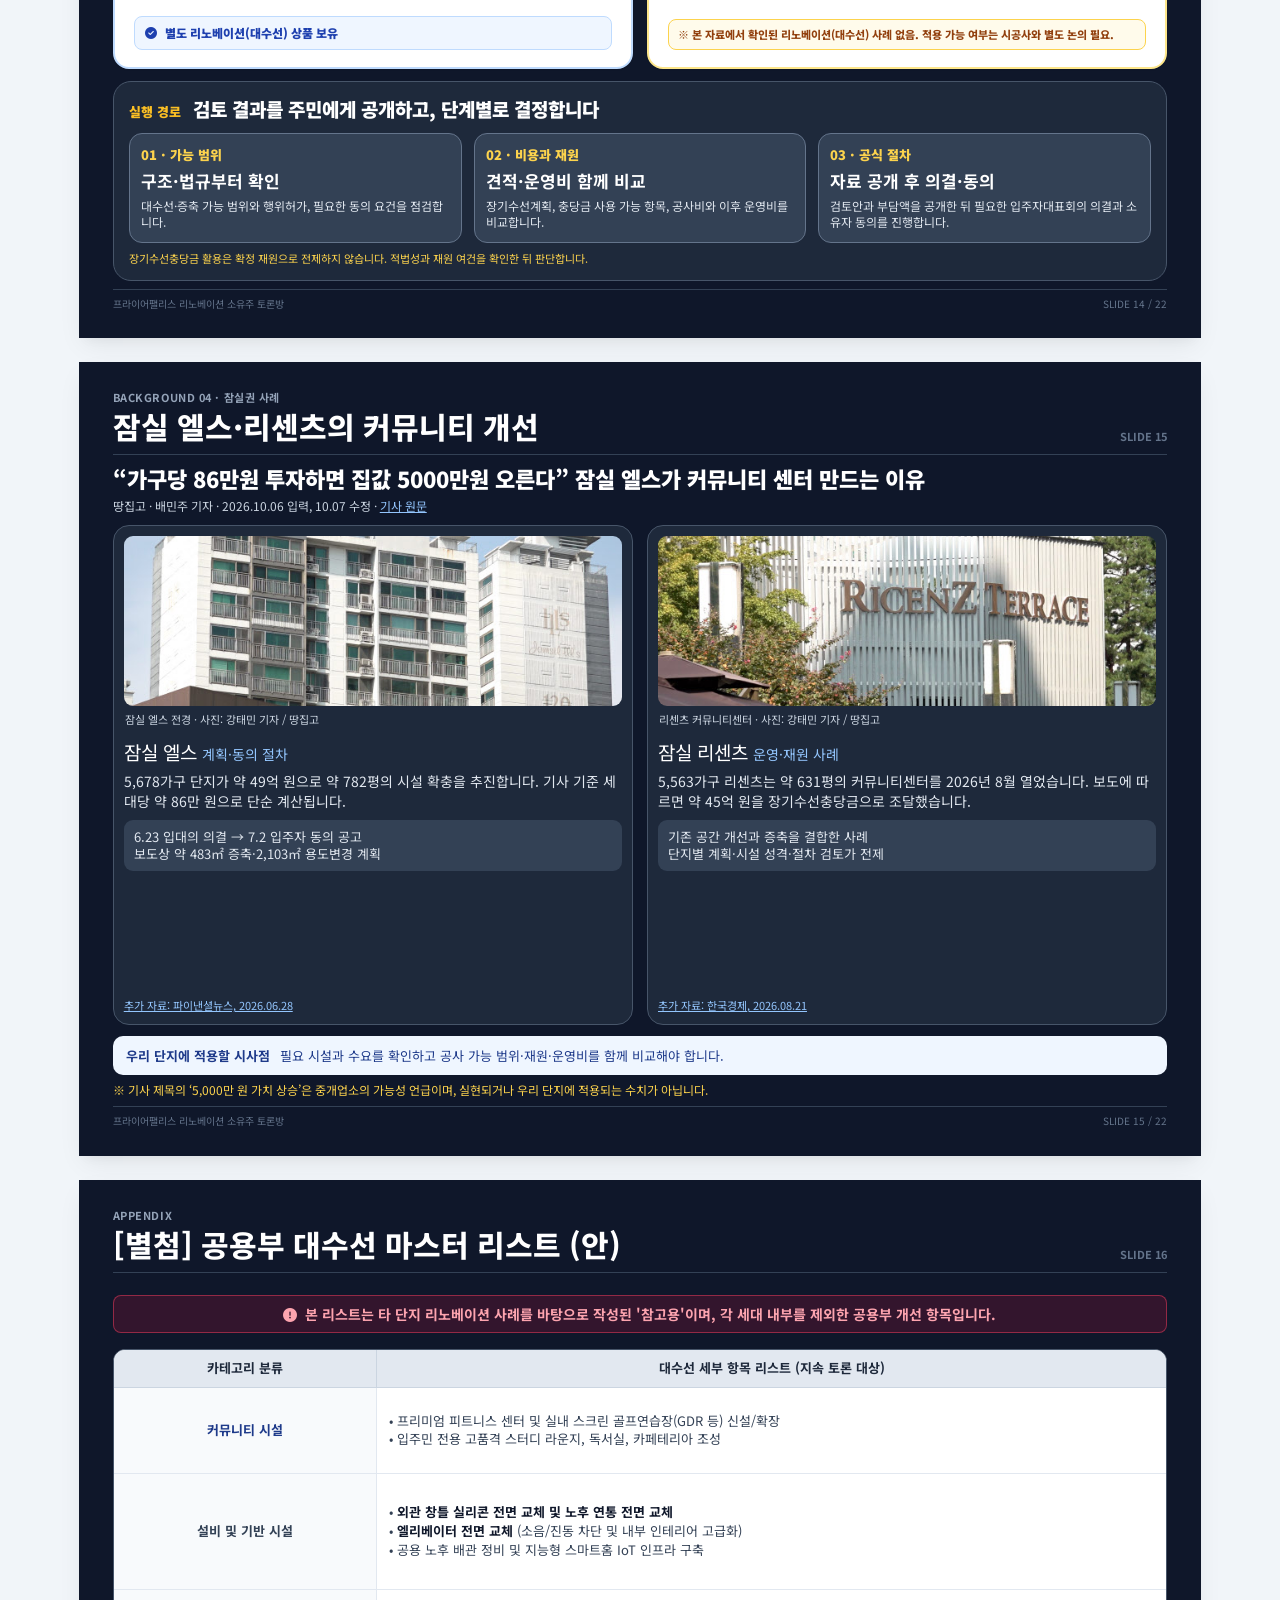
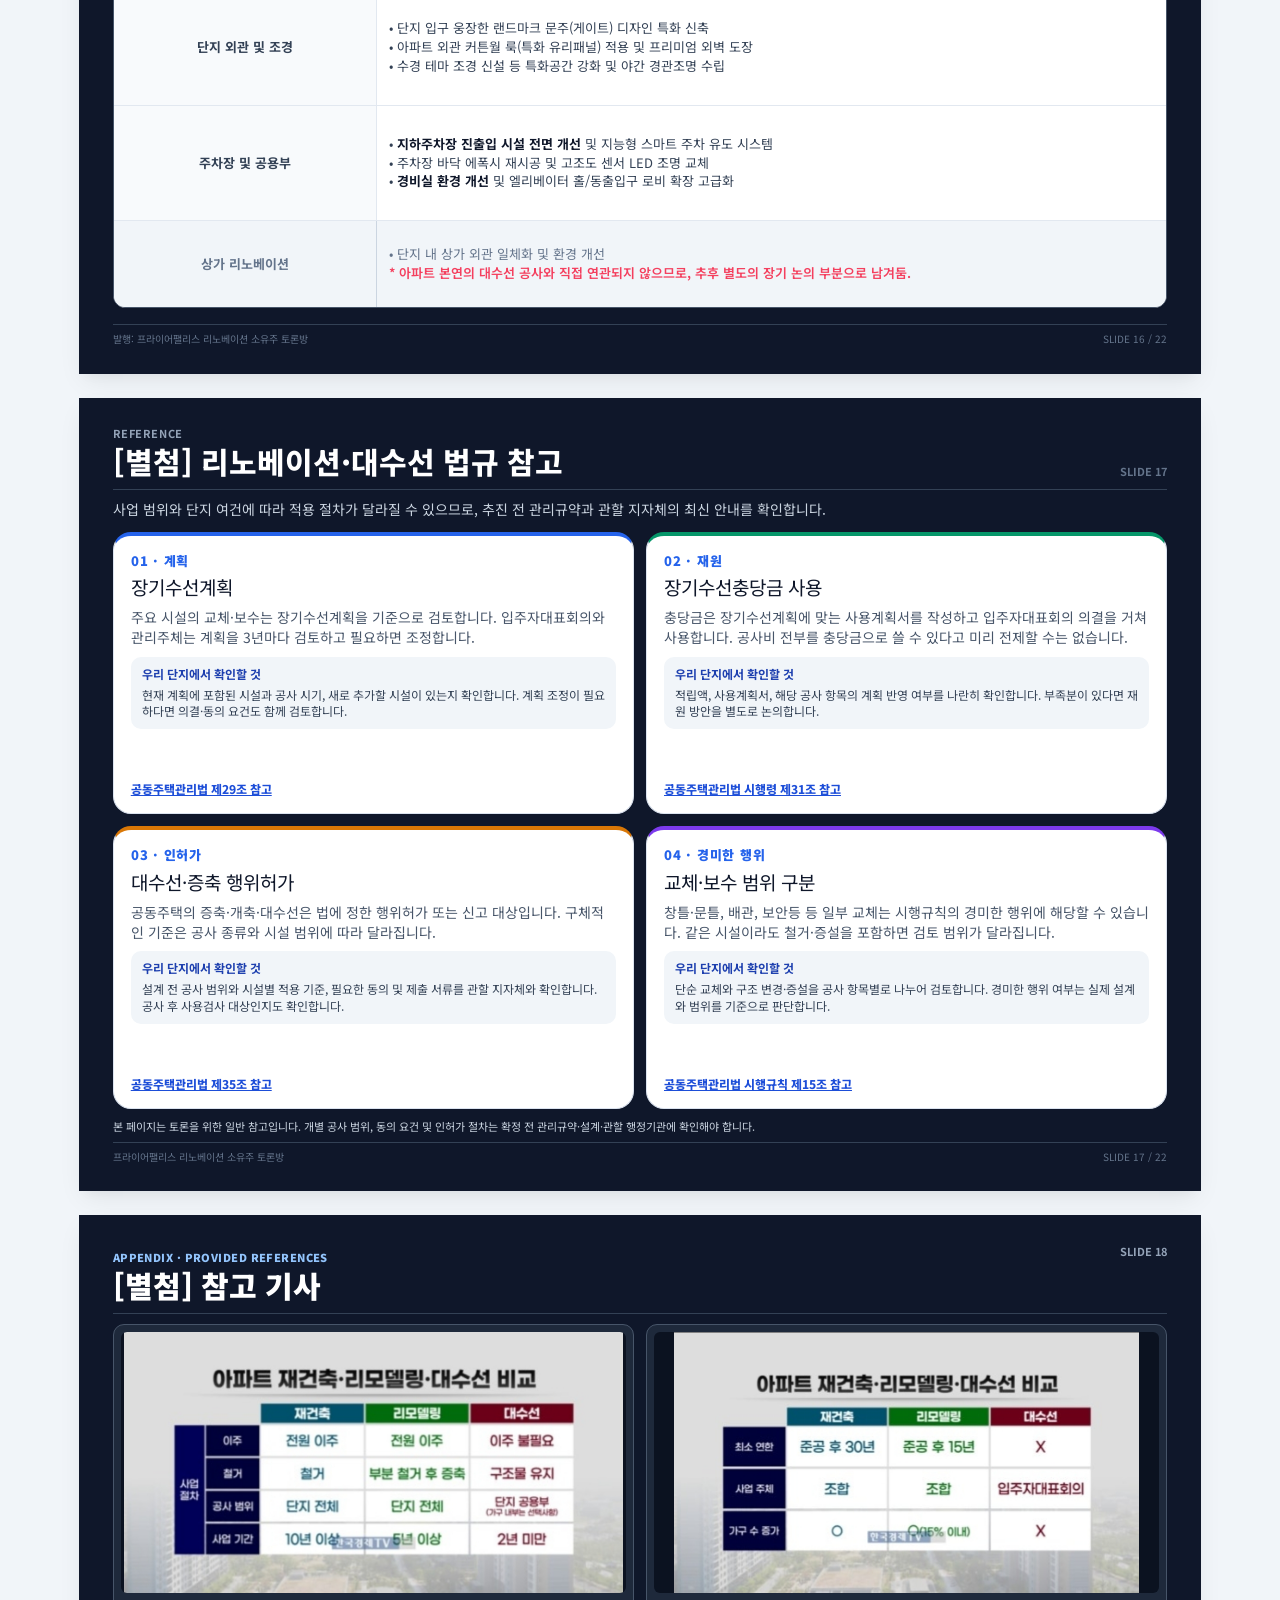
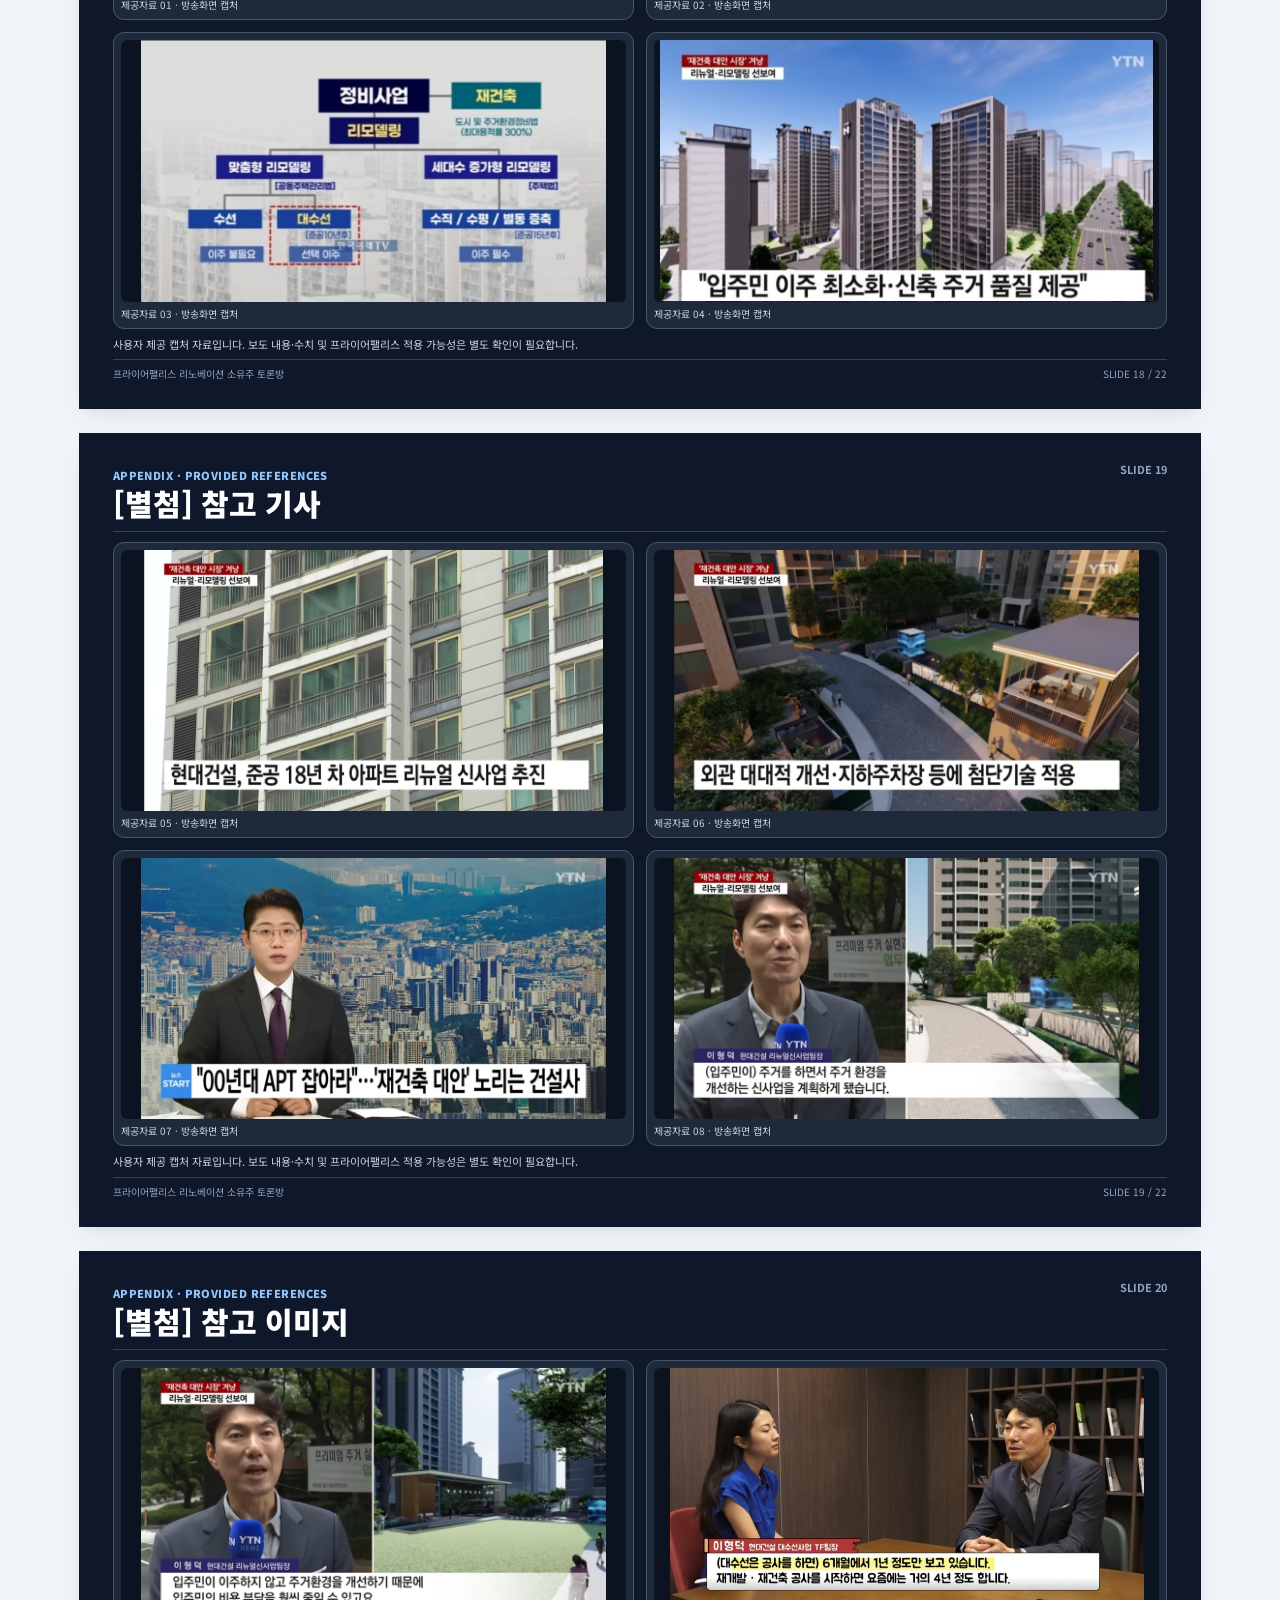
<file: src/report.html>
<!DOCTYPE html>
<html lang="ko" style="--a4-preview-scale: 1;"><head>
  <meta charset="UTF-8">
  <meta name="viewport" content="width=device-width, initial-scale=1.0">
  <title>프라이어팰리스 리노베이션 공감 리포트 · 2026년 11월호</title>
  <link rel="stylesheet" href="./utilities.css">
  <link rel="stylesheet" href="./survey-charts.css">
  <!-- Local FontAwesome 6 assets -->
  <link rel="stylesheet" href="./report-icons.css">
  <!-- Local Noto Sans KR assets -->
  <link rel="stylesheet" href="./report-fonts.css">

  <style>
    body {
      font-family: 'Noto Sans KR', sans-serif;
      background-color: #f1f5f9;
      color: #0f172a;
      margin: 0;
      padding: 0;
      -webkit-font-smoothing: antialiased;
    }

    /* PPT 슬라이드 규격 */
    .ppt-slide {
      width: 100%;
      box-sizing: border-box;
      max-width: 1060px;
      min-height: 596px;
      margin: 0 auto 32px auto;
      background-color: #ffffff;
      box-shadow: 0 10px 25px -5px rgba(0, 0, 0, 0.08), 0 8px 10px -6px rgba(0, 0, 0, 0.04);
      border-radius: 18px;
      border: 1px solid #e2e8f0;
      position: relative;
      overflow: hidden;
      display: flex;
      flex-direction: column;
      justify-content: space-between;
      page-break-after: always;
    }

    /* 인쇄(Print) 및 PDF 출력 지원 */


    /* 표지 배경 이미지 설정 */
    .cover-bg {
      background-image: linear-gradient(rgba(15, 23, 42, 0.55), rgba(15, 23, 42, 0.72)), url('../assets/1789111849595 (1).png');
      background-size: cover;
      background-position: center;
      background-repeat: no-repeat;
    }
    .slide-thanks { color:#fff; text-align:center; }
    .thanks-kicker { width:100%; color:#dbeafe; font-size:13px; font-weight:850; letter-spacing:.12em; }
    .thanks-message { width:min(100%,760px); margin:auto; padding:36px 42px; border:1px solid #ffffff55; border-radius:24px; background:#0f172ac7; box-shadow:0 22px 70px #02061788; backdrop-filter:blur(5px); }
    .thanks-rule { display:block; width:60px; height:4px; margin:0 auto 20px; border-radius:99px; background:#fbbf24; }
    .slide-thanks h2 { margin:0 0 16px; color:#fff; font-size:59px; line-height:1.18; font-weight:900; letter-spacing:-.05em; }
    .slide-thanks p { max-width:767px; margin:0 auto; color:#e2e8f0; font-size:22px; line-height:1.55; font-weight:650; word-break:keep-all; }
    .thanks-footer { display:flex; justify-content:space-between; width:100%; padding-top:12px; border-top:1px solid #ffffff55; color:#cbd5e1; font-size:12px; }

    /* 프리미엄 카드 호버 효과 */
    .premium-card {
      transition: transform 0.3s ease, box-shadow 0.3s ease;
    }
    .premium-card:hover {
      transform: translateY(-4px);
      box-shadow: 0 20px 25px -5px rgba(0, 0, 0, 0.1), 0 10px 10px -5px rgba(0, 0, 0, 0.04);
    }

    :root { --ink:#0f172a; --body:#334155; --blue:#2563eb; --blue-soft:#dbeafe; --green:#047857; --amber:#b45309; --danger:#be123c; --line:#dbe3ef; }
    .sep-participation { display:flex; align-items:center; gap:14px; margin:14px 0; padding:12px 16px; border:1px solid #bfdbfe; border-left:5px solid var(--blue); border-radius:14px; background:#eff6ff; color:var(--body); }
    .sep-kicker { flex:0 0 auto; padding:5px 10px; border-radius:9px; background:#1d4ed8; color:#fff; font-size:13px; font-weight:800; line-height:1.2; text-align:center; }
    .sep-participation strong { color:var(--ink); font-size:18px; }
    .sep-participation > span:last-child { font-size:13px; }
    .sep-grid { display:grid; grid-template-columns:repeat(3,minmax(0,1fr)); gap:14px; }
    .sep-card { position:relative; padding:18px 16px 14px 58px; border:1px solid var(--line); border-top:4px solid var(--blue); border-radius:16px; background:#fff; }
    .sep-card.sep-issues { border-top-color:#059669; }
    .sep-card.sep-next { border-top-color:#7c3aed; }
    .sep-num { position:absolute; top:17px; left:16px; width:30px; height:30px; display:grid; place-items:center; border-radius:50%; background:#dbeafe; color:#1d4ed8; font-weight:900; font-size:14px; }
    .sep-issues .sep-num { background:#d1fae5; color:#047857; }
    .sep-next .sep-num { background:#ede9fe; color:#6d28d9; }
    .sep-card h4 { margin:0 0 9px; color:var(--ink); font-size:18px; font-weight:800; }
    .sep-list, .sep-plan { margin:0; padding:0; list-style:none; }
    .sep-list li, .sep-plan li { padding:9px 0; border-top:1px solid var(--line); }
    .sep-list li:first-child, .sep-plan li:first-child { border-top:0; }
    .sep-list b, .sep-plan b { display:block; color:#4c1d95; font-size:15px; }
    .sep-issues .sep-list b { color:#047857; }
    .sep-next .sep-plan b { color:#6d28d9; }
    .sep-list span, .sep-plan span { display:block; margin-top:3px; color:var(--body); font-size:14px; line-height:1.45; }
    .sep-list em, .sep-plan em { display:block; margin-top:4px; color:var(--green); font-size:14px; font-style:normal; font-weight:700; line-height:1.45; }
    .sep-tags { display:flex; flex-wrap:wrap; gap:6px; margin:0 0 8px; }
    .sep-tags span { padding:3px 7px; border:1px solid #a7f3d0; border-radius:999px; color:#047857; font-size:12px; font-weight:700; }
    .sep-caution { margin-top:12px; padding:10px 14px; border:1px solid #fecdd3; border-radius:10px; background:#fff1f2; color:#be123c; font-size:14px; font-weight:700; }
    .priority-list { margin:0; padding-left:18px; font-size:14px; line-height:1.65; }
    .priority-logo { align-self:center; flex:0 0 auto; }
    .priority-logo img { display:block; max-width:160px; height:auto; background:#fff; border-radius:10px; padding:8px 12px; }
    .cost-summary { display:grid; grid-template-columns:minmax(0,35%) minmax(0,65%); align-items:center; gap:0; padding:15px 18px; }
    .cost-hero { display:flex; flex-direction:column; align-items:flex-start; justify-content:center; gap:6px; min-width:0; padding-right:18px; border-right:1px solid #f2c572; color:#78350f; }
    .cost-hero span, .cost-hero b { font-size:13px; font-weight:800; line-height:1.35; word-break:keep-all; }
    .cost-hero strong { font-size:26px; line-height:1.15; word-break:keep-all; }
    .cost-list { display:grid; grid-template-columns:1fr; gap:0; min-width:0; margin:0 0 0 18px; padding:0; list-style:none; }
    .cost-list li { display:grid; grid-template-columns:80px minmax(0,1fr); align-items:start; gap:8px; padding:7px 0; font-size:12px; line-height:1.35; color:var(--body); }
    .cost-list li + li { border-top:1px solid #f5db9e; }
    .cost-list b { color:#78350f; white-space:nowrap; }
    .law-source { margin:8px 0 0; color:#93c5fd; font-size:12px; }
    .law-source a { color:inherit; text-decoration:underline; }
    .jamsil-case-grid, .strategy-list { display:grid; grid-template-columns:repeat(2,minmax(0,1fr)); gap:12px; }
    .jamsil-case { padding:12px 14px; border:1px solid #475569; border-radius:12px; background:#1e293b; color:#e2e8f0; font-size:13px; line-height:1.45; }
    .jamsil-case strong { display:block; color:#fff; font-size:15px; }
    .jamsil-case a { color:#93c5fd; font-size:12px; }
    .strategy-step { display:flex; gap:8px; color:#e2e8f0; font-size:13px; }
    .strategy-step > span { flex:0 0 auto; color:#fbbf24; font-weight:900; }
    .strategy-step p { margin:2px 0 0; }
    .strategy-note { margin:10px 0 0; color:#cbd5e1; font-size:13px; }

    /* 10월 설문 결과와 법규 참고: 모바일에서도 카드 단위로 읽고, A4 PDF에서는 한 페이지를 유지한다. */
    .survey-lede, .law-lede { margin:12px 0 18px; color:#475569; font-size:16px; line-height:1.55; }
    .survey-grid, .law-grid { display:grid; grid-template-columns:repeat(2,minmax(0,1fr)); gap:16px; flex:1; }
    .survey-card, .law-card { border:1px solid var(--line); border-radius:18px; background:#fff; padding:22px; display:flex; flex-direction:column; }
    .survey-card { min-height:150px; border-style:dashed; background:linear-gradient(135deg,#f8fbff,#fff); }
    .survey-card .survey-no { display:inline-grid; place-items:center; width:32px; height:32px; border-radius:50%; background:#dbeafe; color:#1d4ed8; font-size:14px; font-weight:900; }
    .survey-card h4 { margin:12px 0 6px; color:var(--ink); font-size:19px; }
    .survey-card p { margin:0; color:#64748b; font-size:14px; line-height:1.55; }
    .survey-card .survey-slot { margin-top:auto; padding-top:14px; color:#2563eb; font-size:13px; font-weight:800; border-top:1px solid #dbeafe; }
    .survey-insight { margin-top:16px; padding:14px 18px; border-radius:14px; background:#eff6ff; border:1px solid #bfdbfe; color:#1e3a8a; font-size:15px; line-height:1.55; }
    .law-card { border-top:4px solid #2563eb; }
    .law-card:nth-child(2) { border-top-color:#059669; }
    .law-card:nth-child(3) { border-top-color:#d97706; }
    .law-card:nth-child(4) { border-top-color:#7c3aed; }
    .law-card .law-no { color:#2563eb; font-size:13px; font-weight:900; letter-spacing:.06em; }
    .law-card h4 { margin:8px 0 8px; color:var(--ink); font-size:19px; line-height:1.3; }
    .law-card p { margin:0; color:#475569; font-size:14px; line-height:1.55; }
    .law-check { margin:14px 0 0; padding:12px 13px; border-radius:10px; background:#f1f5f9; color:#334155; font-size:13px; line-height:1.5; }
    .law-check b { display:block; margin-bottom:4px; color:#1e40af; }
    .law-card a { margin-top:auto; padding-top:12px; color:#1d4ed8; font-size:13px; font-weight:800; text-decoration:underline; }
    .law-note { margin-top:14px; color:#64748b; font-size:12px; line-height:1.5; }
    .slide-law .law-lede, .slide-law .law-note { color:#cbd5e1; }
    .survey-final .survey-grid { flex:0 0 auto; }
    .survey-final .survey-card { min-height:150px; }
    .survey-synthesis { margin-top:14px; padding:18px; border:1px solid #bfdbfe; border-radius:15px; background:#eff6ff; }
    .survey-synthesis h4 { margin:0 0 10px; font-size:18px; color:#1e3a8a; }
    .survey-synthesis ul { display:grid; grid-template-columns:repeat(3,minmax(0,1fr)); gap:10px; padding:0; margin:0; list-style:none; }
    .survey-synthesis li { padding:10px; border-radius:10px; background:white; color:#475569; font-size:13px; }
    .survey-synthesis b { display:block; color:#1e40af; margin-bottom:4px; }
    .october-intro { margin:13px 0 18px; color:#475569; font-size:16px; line-height:1.55; }
    .october-grid { display:grid; grid-template-columns:repeat(3,minmax(0,1fr)); gap:14px; flex:1; }
    .october-card { display:flex; flex-direction:column; padding:20px; border:1px dashed #93c5fd; border-top:5px solid #2563eb; border-radius:16px; background:#f8fbff; }
    .october-card:nth-child(2) { border-top-color:#059669; }
    .october-card:nth-child(3) { border-top-color:#7c3aed; }
    .october-card .october-no { color:#1d4ed8; font-size:14px; font-weight:900; }
    .october-card h4 { margin:10px 0 12px; font-size:19px; color:#0f172a; }
    .october-card p { margin:0 0 12px; color:#475569; font-size:14px; line-height:1.55; }
    .october-card .october-slot { display:block; margin-top:auto; padding-top:12px; border-top:1px solid #bfdbfe; color:#2563eb; font-size:13px; font-weight:800; }
    .core-step { color:#1d4ed8; font-size:13px; font-weight:900; letter-spacing:.02em; }
    .article-headline { margin:10px 0 8px; color:#fff; font-size:27px; line-height:1.3; font-weight:900; word-break:keep-all; }
    .article-source { color:#cbd5e1; font-size:13px; line-height:1.45; }
    .article-source a { color:#93c5fd; text-decoration:underline; }
    .article-photos { display:grid; grid-template-columns:repeat(2,minmax(0,1fr)); gap:14px; margin:18px 0 14px; }
    .article-photo { margin:0; padding:8px; border:1px solid #475569; border-radius:16px; background:#1e293b; }
    .article-photo img { display:block; width:100%; height:175px; object-fit:cover; border-radius:10px; background:#334155; }
    .article-photo figcaption { margin:8px 2px 2px; color:#cbd5e1; font-size:12px; line-height:1.4; }
    .article-takeaways { display:grid; grid-template-columns:repeat(3,minmax(0,1fr)); gap:12px; }
    .article-takeaway { padding:14px 16px; border-radius:14px; background:#fff; border-top:4px solid #60a5fa; }
    .article-takeaway:nth-child(2) { border-top-color:#34d399; }
    .article-takeaway:nth-child(3) { border-top-color:#fbbf24; }
    .article-takeaway b { display:block; margin-bottom:5px; color:#1e293b; font-size:17px; }
    .article-takeaway p { margin:0; color:#475569; font-size:14px; line-height:1.45; }
    .article-caveat { margin:12px 0 0; padding:10px 13px; border:1px solid #fcd34d; border-radius:10px; color:#fde68a; background:#78350f55; font-size:12px; line-height:1.45; }
    .slide-rules, .slide-core-v2 { background:#0f172a; color:#e2e8f0; }
    .slide-rules > div:first-child, .slide-core-v2 > div:first-child { border-color:#334155; }
    .slide-rules > div:first-child h3, .slide-core-v2 > div:first-child h3 { color:#fff; }
    .slide-rules > div:first-child span:first-child, .slide-core-v2 > div:first-child span:first-child { color:#93c5fd; }
    .slide-rules > div:last-child, .slide-core-v2 > div:last-child { color:#94a3b8; border-color:#334155; }
    .slide-rules .p2-intro { border:1px solid #1d4ed8; border-left:5px solid #3b82f6; background:#172554; color:#dbeafe; border-radius:12px; }
    .slide-rules .p2-rules > div { background:#fff; }
    .core-diagram { display:flex; flex:1; min-height:0; padding:12px 0 2px; }
    .core-framework { display:flex; flex:1; min-height:0; flex-direction:column; justify-content:space-between; padding:14px; border:1px solid #475569; border-radius:22px; background:#1e293b; box-shadow:0 18px 45px #02061755; }
    .core-context { display:grid; grid-template-columns:1fr; gap:10px; padding:12px 15px; border:1px solid #f59e0b; border-radius:15px; background:linear-gradient(115deg,#451a03,#78350f); box-shadow:0 8px 24px #f59e0b20; }
    .core-context-title { display:flex; align-items:center; gap:10px; }
    .core-context-title > span { display:grid; flex:0 0 36px; height:36px; place-items:center; border-radius:50%; background:#fbbf24; color:#422006; font-size:13px; font-weight:900; }
    .core-context-title small { display:block; color:#fde68a; font-size:12px; font-weight:800; }
    .core-context-title h4 { margin:2px 0 0; color:#fff; font-size:23px; font-weight:900; }
    .core-context-reasons { display:grid; grid-template-columns:repeat(5,minmax(0,1fr)); gap:7px; }
    .core-context-reasons div { min-width:0; padding:8px 9px; border:1px solid #fbbf2466; border-radius:10px; background:#fffaf0; text-align:left; }
    .core-context-reasons b { display:block; color:#78350f; font-size:14px; line-height:1.25; font-weight:900; word-break:keep-all; }
    .core-context-reasons small { display:block; margin-top:4px; color:#92400e; font-size:11px; line-height:1.35; word-break:keep-all; }
    .core-connector { position:relative; height:20px; display:grid; place-items:center; color:#60a5fa; font-size:20px; font-weight:900; line-height:1; }
    .core-connector::before { content:""; position:absolute; top:0; bottom:0; width:2px; background:#3b82f6; opacity:.55; }
    .core-connector span { position:relative; z-index:1; padding:0 7px; background:#1e293b; }
    .core-stage { display:block; color:#93c5fd; font-size:13px; font-weight:900; letter-spacing:.05em; }
    .core-proposal { padding:14px 20px; border:1px solid #3b82f6; border-radius:15px; color:white; background:linear-gradient(120deg,#172554,#1e40af); box-shadow:0 12px 26px #1d4ed840; text-align:center; }
    .core-proposal h4 { margin:5px 0; color:#fff; font-size:28px; line-height:1.2; font-weight:900; word-break:keep-all; }
    .core-proposal p { margin:0; color:#cbd5e1; font-size:14px; }
    .core-pillars { padding:11px 13px 13px; border:1px solid #475569; border-radius:15px; background:#0f172a; text-align:center; }
    .core-pillars > .core-stage { color:#93c5fd; margin-bottom:8px; }
    .core-pillar-grid { display:grid; grid-template-columns:repeat(3,minmax(0,1fr)); gap:13px; }
    .core-pillar { display:flex; align-items:center; gap:12px; min-height:74px; padding:11px 15px; border:1px solid #475569; border-left:5px solid #3b82f6; border-radius:12px; background:#1e293b; text-align:left; }
    .core-pillar:nth-child(2) { border-top-color:#10b981; }
    .core-pillar:nth-child(3) { border-top-color:#f59e0b; }
    .core-pillar span { display:grid; flex:0 0 34px; height:34px; place-items:center; border-radius:50%; color:#1d4ed8; background:#dbeafe; font-size:14px; font-weight:900; }
    .core-pillar:nth-child(2) span { background:#d1fae5; color:#047857; }
    .core-pillar:nth-child(3) span { background:#fef3c7; color:#b45309; }
    .core-pillar h5 { margin:0; color:#fff; font-size:18px; line-height:1.25; font-weight:900; word-break:keep-all; }
    .core-result { padding:13px 22px; border:1px solid #10b981; border-radius:15px; background:linear-gradient(110deg,#064e3b,#047857); box-shadow:0 12px 26px #04785730; text-align:center; }
    .core-result .core-stage { color:#a7f3d0; }
    .core-result h4 { margin:5px 0 0; color:#fff; font-size:28px; line-height:1.2; font-weight:900; word-break:keep-all; }
    .core-qualification { margin:7px 0 0; color:#94a3b8; font-size:12px; text-align:center; }
    .strategy-v2 { margin:14px 0 0; padding:20px; border:1px solid #475569; border-radius:18px; background:#1e293b; }
    .strategy-v2-head { display:flex; align-items:baseline; gap:12px; margin-bottom:14px; }
    .strategy-v2-head span { color:#fbbf24; font-size:13px; font-weight:900; white-space:nowrap; }
    .strategy-v2-head h4 { margin:0; color:#fff; font-size:20px; font-weight:900; }
    .strategy-v2-grid { display:grid; grid-template-columns:repeat(3,minmax(0,1fr)); gap:12px; }
    .strategy-v2-card { min-height:128px; padding:15px; border:1px solid #64748b; border-radius:13px; background:#334155; }
    .strategy-v2-card span { display:block; color:#fcd34d; font-size:13px; font-weight:900; }
    .strategy-v2-card b { display:block; margin:6px 0; color:#fff; font-size:18px; }
    .strategy-v2-card p { margin:0; color:#e2e8f0; font-size:14px; line-height:1.45; }
    .strategy-v2 > p { margin:12px 0 0; color:#fcd34d; font-size:13px; }
    .dl-caveat { margin:9px 0 0; padding:7px 9px; border:1px solid #fcd34d; border-radius:8px; background:#fffbeb; color:#92400e; font-size:11px; font-weight:750; line-height:1.3; word-break:keep-all; }
    .case-product-note { display:flex; align-items:center; gap:8px; margin-top:auto; padding:8px 10px; border:1px solid #bfdbfe; border-radius:8px; background:#eff6ff; color:#1e40af; font-size:12px; font-weight:850; line-height:1.3; word-break:keep-all; }
    .case-product-note a { color:inherit; text-decoration:none; }
    .case-product-note a:hover { text-decoration:underline; }
    .slide-roadmap .roadmap-columns { min-height:0; gap:16px; margin:11px 0; }
    .slide-roadmap .roadmap-panel { min-height:0; padding:13px 15px; }
    .slide-roadmap .roadmap-panel h4 { flex:none; margin:0 0 7px; padding:0 0 6px; font-size:16px; line-height:1.2; }
    .roadmap-progress { flex:none; display:grid; grid-template-columns:auto 1fr; align-items:center; gap:3px 8px; margin-bottom:6px; color:#334155; }
    .roadmap-progress strong { color:#065f46; font-size:12px; }
    .roadmap-progress strong span { color:#047857; font-size:15px; }
    .roadmap-progress small { justify-self:end; color:#64748b; font-size:10px; }
    .roadmap-progress-track { grid-column:1/-1; height:6px; overflow:hidden; border-radius:99px; background:#dbe4f0; }
    .roadmap-progress-track i { display:block; width:22.222%; height:100%; border-radius:99px; background:#10b981; }
    .slide-roadmap .roadmap-list { min-height:0; flex:1; display:grid; grid-template-rows:repeat(9,minmax(0,1fr)); gap:3px; padding:0; border:0; }
    .slide-roadmap .roadmap-step { display:flex; align-items:center; gap:7px; min-height:0; margin:0; padding:3px 7px; border:1px solid #e2e8f0; border-radius:8px; background:#f8fafc; }
    .slide-roadmap .roadmap-number { display:grid; place-items:center; flex:0 0 24px; width:24px; height:24px; border-radius:50%; background:#e2e8f0; color:#475569; font-size:10px; font-weight:900; }
    .roadmap-step-copy { display:grid; gap:1px; min-width:0; line-height:1.12; }
    .roadmap-step-copy b { color:#253449; font-size:11.5px; font-weight:850; word-break:keep-all; }
    .roadmap-step-copy small { color:#64748b; font-size:9px; line-height:1.15; }
    .roadmap-step-copy em { display:inline-block; margin-left:4px; padding:2px 5px; border-radius:5px; background:#dbeafe; color:#1d4ed8; font-size:9px; font-style:normal; font-weight:900; white-space:nowrap; }
    .slide-roadmap .roadmap-step.is-start { border-color:#bbf7d0; background:#f0fdf4; }
    .slide-roadmap .roadmap-step.is-start .roadmap-number { background:#bbf7d0; color:#047857; }
    .slide-roadmap .roadmap-step.is-current { border:2px solid #059669; background:#ecfdf5; }
    .slide-roadmap .roadmap-step.is-current .roadmap-number { background:#059669; color:#fff; }
    .slide-roadmap .roadmap-step.is-current b { color:#065f46; }
    .slide-roadmap .roadmap-step.is-current em { background:#047857; color:#fff; }
    .slide-roadmap .roadmap-step.is-target { border-color:#93c5fd; background:#eff6ff; }
    .slide-roadmap .roadmap-step.is-target em { background:#2563eb; color:#fff; }
    .roadmap-qualification { flex:none; margin:6px 0 0; color:#64748b; font-size:9px; line-height:1.25; }
    .article-v2-body { flex:1; padding:12px 0 3px; }
    .article-v2-headline { margin:0 0 5px; color:#fff; font-size:22px; line-height:1.25; font-weight:900; word-break:keep-all; }
    .article-v2-source { color:#cbd5e1; font-size:12px; }
    .article-v2-source a, .article-v2-card a { color:#93c5fd; text-decoration:underline; }
    .article-v2-grid { display:grid; grid-template-columns:repeat(2,minmax(0,1fr)); gap:14px; margin-top:13px; }
    .article-v2-card { min-width:0; padding:10px; border:1px solid #475569; border-radius:16px; background:#1e293b; }
    .article-v2-card img { display:block; width:100%; height:136px; object-fit:cover; border-radius:9px; }
    .article-v2-card small { display:block; margin:5px 1px 10px; color:#cbd5e1; font-size:11px; }
    .article-v2-card h5 { margin:0 0 6px; color:#fff; font-size:19px; }
    .article-v2-card h5 em { color:#93c5fd; font-size:14px; font-style:normal; }
    .article-v2-card p { margin:0 0 8px; color:#e2e8f0; font-size:14px; line-height:1.4; }
    .article-v2-fact { padding:8px 10px; border-radius:9px; background:#334155; color:#e2e8f0; font-size:13px; line-height:1.35; }
    .article-v2-card a { display:inline-block; margin-top:6px; font-size:11px; }
    .article-v2-insight { display:flex; gap:10px; align-items:center; margin-top:11px; padding:10px 13px; border-radius:10px; background:#eff6ff; color:#1e3a8a; font-size:13px; }
    .article-v2-insight b { flex:0 0 auto; }
    .article-v2-caveat { margin:7px 0 0; color:#fcd34d; font-size:12px; line-height:1.35; }

    @media screen and (max-width:767px) {
      body { padding:12px 0 24px; }
      .ppt-slide { min-height:auto; margin:0 0 16px; padding:20px 18px!important; box-sizing:border-box; border-radius:0; border-left:0; border-right:0; box-shadow:none; }
      .ppt-slide > div:first-child { min-height:auto; }
      .ppt-slide h2 { font-size:32px; line-height:1.25; }
      .ppt-slide h3 { font-size:24px; line-height:1.3; }
      .ppt-slide h4 { font-size:18px; line-height:1.35; }
      .ppt-slide p, .ppt-slide li, .ppt-slide td { font-size:15px; line-height:1.65; }
      .ppt-slide small, .ppt-slide .text-\[10px\], .ppt-slide .text-\[11px\] { font-size:13px !important; line-height:1.5; }
      .ppt-slide .text-xs { font-size:14px !important; line-height:1.55; }
      .ppt-slide .text-sm { font-size:15px !important; line-height:1.65; }
      .ppt-slide .p-8, .ppt-slide .p-6 { padding:20px !important; }
      .ppt-slide .p-4, .ppt-slide .p-3 { padding:16px !important; }
      .ppt-slide .gap-6 { gap:12px !important; }
      .ppt-slide .my-6, .ppt-slide .my-5 { margin-top:16px !important; margin-bottom:16px !important; }
      .ppt-slide .mb-5 { margin-bottom:16px !important; }
      .ppt-slide .grid-cols-1.md\:grid-cols-2, .ppt-slide .grid-cols-1.md\:grid-cols-3 { grid-template-columns:minmax(0,1fr) !important; }
      .ppt-slide .flex.items-center.justify-between { align-items:flex-start; }
      .ppt-slide > div.text-xs.flex.justify-between { flex-direction:column; align-items:flex-start; gap:4px; }
      .premium-card:hover { transform:none; box-shadow:none; }
      header.no-print { position:static; margin:0 12px 12px; padding:16px; border-radius:16px; }
      header.no-print > div:first-child { width:100%; }
      header.no-print > div:last-child { display:grid; grid-template-columns:1fr 1fr; width:100%; gap:8px; }
      header.no-print button { min-height:44px; justify-content:center; font-size:14px; }
      header.no-print button:focus-visible { outline:3px solid #93c5fd; outline-offset:2px; }
      .problem-flow { display:grid; grid-template-columns:1fr; gap:10px; }
      .problem-flow .flow-plus { display:none; }
      .problem-flow .flow-arrow { margin:-2px auto; }
      .problem-summary { padding:18px !important; font-size:18px !important; line-height:1.5; text-align:left; }
      .priority-copy { display:flex; flex-direction:column; gap:14px; }
      .priority-logo { position:static; align-self:flex-end; }
      .priority-logo img { max-width:170px; }
      .slide-core > div:nth-child(4) { display:block !important; min-height:0; }
      .slide-core .priority-copy { display:block; width:100%; }
      .slide-core .priority-copy > div:first-child { display:block; }
      .slide-core .priority-copy h4 { margin-top:10px; word-break:keep-all; }
      .slide-core .priority-list { margin-top:14px; }
      .slide-core .priority-logo { display:flex; justify-content:flex-end; margin-top:14px; }
      .slide-core > div:first-child h3, .slide-article > div:first-child h3 { word-break:keep-all; }
      .sep-participation { align-items:flex-start; flex-wrap:wrap; }
      .sep-participation strong { width:calc(100% - 86px); font-size:18px; }
      .sep-participation > span:last-child { width:100%; font-size:14px; }
      .sep-grid { grid-template-columns:1fr; gap:12px; }
      .sep-card { padding:18px 16px 16px 58px; }
      .sep-card h4 { font-size:19px; }
      .sep-list b, .sep-plan b, .sep-list span, .sep-plan span, .sep-list em, .sep-plan em { font-size:15px; }
      .cost-summary { grid-template-columns:1fr; gap:12px; padding:16px; }
      .cost-hero { padding:0 0 12px; border-right:0; border-bottom:1px solid #f2c572; }
      .cost-hero strong { font-size:28px; }
      .cost-list { margin:0; }
      .cost-list li { grid-template-columns:82px minmax(0,1fr); font-size:13px; }
      .roadmap-list { justify-content:flex-start !important; gap:12px; }
      .roadmap-step { display:flex; align-items:flex-start; gap:10px; }
      .roadmap-step .text-emerald-700, .roadmap-step .text-blue-900 { display:flex; flex-wrap:wrap; gap:5px; }
      .jamsil-case-grid, .strategy-list { grid-template-columns:1fr; }
      .ppt-slide .overflow-x-auto { overflow:visible; border:0; background:transparent; box-shadow:none; }
      .ppt-slide table, .ppt-slide tbody, .ppt-slide tr, .ppt-slide th, .ppt-slide td { display:block; width:100%; }
      .ppt-slide thead { display:none; }
      .ppt-slide tbody { display:grid; gap:12px; }
      .ppt-slide tr { border:1px solid var(--line); border-radius:16px; overflow:hidden; background:#fff; }
      .ppt-slide td { border:0 !important; padding:14px 16px !important; }
      .ppt-slide td:first-child { background:#eff6ff; color:#1e3a8a; text-align:left; }
      .survey-grid, .law-grid { grid-template-columns:1fr; gap:12px; }
      .survey-card, .law-card { padding:18px; min-height:0; }
      .survey-card h4, .law-card h4 { font-size:19px; }
      .survey-card p, .law-card p { font-size:15px; }
      .survey-insight { font-size:15px; }
      .survey-synthesis ul, .october-grid { grid-template-columns:1fr; }
      .october-card { min-height:160px; }
      .law-check { font-size:14px; }
      .article-headline { font-size:22px; }
      .article-photos, .article-takeaways { grid-template-columns:1fr; }
      .article-photo img { height:180px; }
      .article-takeaway p { font-size:15px; }
      .core-diagram { padding:18px 0 4px; }
      .core-framework { gap:0; padding:12px; }
      .core-context { grid-template-columns:1fr; gap:11px; padding:15px; }
      .core-context-reasons { grid-template-columns:1fr; }
      .core-context-reasons div { padding:11px 12px; }
      .core-context-reasons b { font-size:16px; }
      .core-context-reasons small { font-size:13px; }
      .core-connector { height:32px; }
      .core-proposal h4, .core-result h4 { font-size:23px; }
      .core-proposal p { font-size:14px; }
      .core-pillar-grid, .strategy-v2-grid, .article-v2-grid { grid-template-columns:1fr; }
      .core-pillar { min-height:76px; }
      .core-pillar h5 { font-size:19px; }
      .strategy-v2 { padding:16px; }
      .strategy-v2-head { display:block; }
      .strategy-v2-head h4 { margin-top:5px; font-size:19px; }
      .strategy-v2-card { min-height:0; }
      .article-v2-headline { font-size:20px; }
      .article-v2-card img { height:180px; }
      .article-v2-card p { font-size:15px; }
      .article-v2-insight { align-items:flex-start; flex-direction:column; font-size:14px; }
      .slide-core-v2 > div:first-child, .slide-article-v2 > div:first-child { display:block !important; }
      .slide-core-v2 > div:first-child > span:last-child, .slide-article-v2 > div:first-child > span:last-child { display:none; }
      .slide-core-v2 > div:first-child h3, .slide-article-v2 > div:first-child h3 { word-break:keep-all; }
      .slide-case .bg-blue-600 { flex:0 0 auto; white-space:nowrap; }
      .slide-case .bg-amber-600 { flex:0 0 52px; }
      .slide-rules .p2-rules > div:first-child .w-full > div:first-child { display:block; }
      .slide-rules .p2-rules > div:first-child a { display:inline-flex; margin-top:12px; white-space:nowrap; }
    }

    @media screen and (max-width:767px) {
      .slide-roadmap .roadmap-columns { display:flex; flex-direction:column; gap:12px; }
      .slide-roadmap .roadmap-list { display:flex; flex-direction:column; gap:7px; }
      .slide-roadmap .roadmap-step { min-height:52px; padding:8px 10px; }
      .slide-roadmap .roadmap-step-copy b { font-size:14px; }
      .slide-roadmap .roadmap-step-copy small { font-size:12px; }
      .slide-roadmap .roadmap-panel { padding:16px; }
      .roadmap-progress strong { font-size:14px; }
      .roadmap-progress small { font-size:11px; }
      .roadmap-qualification { font-size:12px; }
      .ppt-slide.slide-thanks { min-height:540px; }
      .thanks-kicker { font-size:11px; }
      .thanks-message { padding:28px 20px; }
      .slide-thanks h2 { font-size:42px; }
      .slide-thanks p { font-size:17px; line-height:1.55; }
      .thanks-footer { flex-direction:column; gap:4px; font-size:10px; }
    }

    /* Preserve the approved desktop typography and geometry when printing. */


  </style>
  <link rel="stylesheet" href="./report-utilities.css">
<link rel="stylesheet" href="./report-a4.css?v=Rev12" data-a4="true"></head>
<body class="py-6 px-3 md:px-6" data-report-revision="Rev12" data-review-state="approved">

  <!-- 상단 공용 툴바 -->
  <header class="no-print max-w-[1060px] mx-auto mb-6 bg-white/95 backdrop-blur-md px-5 py-3.5 rounded-2xl shadow-sm border border-slate-200 flex flex-wrap items-center justify-between gap-3 sticky top-3 z-30">
    <div class="flex items-center gap-3">
      <span class="inline-flex items-center justify-center w-8 h-8 rounded-lg bg-blue-700 text-white font-black text-sm">P</span>
      <div>
        <h1 class="text-sm md:text-base font-extrabold text-slate-900 tracking-tight">
          프라이어팰리스 리노베이션 소유주 공감 리포트
        </h1>
        <p class="text-[11px] text-slate-500 font-medium">A4 가로 · 화면과 인쇄에 같은 레이아웃을 사용합니다.</p>
      </div>
    </div>
    <div class="flex items-center gap-2"><button onclick="printReport()" class="px-3.5 py-2 bg-slate-100 text-slate-700 rounded-xl font-bold text-xs flex items-center gap-1.5"><i class="fa-solid fa-print"></i><span>A4 가로 인쇄</span></button><button onclick="copyCurrentLink()" class="px-4 py-2 bg-blue-700 text-white rounded-xl font-bold text-xs">링크 복사</button></div>
  </header>

  <!-- ==================== SLIDE 1 : 표지 ==================== -->
  <article id="report-page-1" class="ppt-slide cover-bg p-8 md:p-14 border-t-8 border-t-blue-500 flex flex-col justify-between items-center text-center" data-original-page="1">

    <!-- 유출 금지 뱃지 -->
    <div class="w-full flex justify-center mb-8">
      <span class="px-6 py-2.5 bg-rose-600/90 text-white backdrop-blur-md rounded-full font-bold text-sm tracking-wide shadow-md border border-rose-500">
        <i class="fa-solid fa-people-group mr-1.5"></i>프라이어팰리스 주민 의견 공유 자료로, 외부 공개를 제한합니다
      </span>
    </div>

    <!-- 타이틀 영역 -->
    <div class="my-auto py-8">
      <h2 class="text-3xl md:text-4xl lg:text-5xl font-black leading-tight mb-5 tracking-tight text-white drop-shadow-2xl">
        프라이어팰리스 <br>
        <span class="text-amber-400 drop-shadow-md">리노베이션</span> 공감 리포트
      </h2>
      <p class="text-sm md:text-base text-slate-100 font-medium leading-relaxed max-w-xl mx-auto drop-shadow-lg bg-slate-900/40 p-4.5 rounded-2xl backdrop-blur-sm border border-white/10">
        우리 아파트의 주거환경을 획기적으로 개선하고,<br>부동산 자산 가치를 보존하기 위해 이웃과 함께 내딛는 첫걸음입니다.
      </p>
    </div>

    <div class="w-full flex justify-between items-end text-xs md:text-sm text-white/80 border-t border-white/20 pt-4 mt-8 a4-page-foot">
      <span class="font-bold">발행: 프라이어팰리스 소유주 토론방</span>
      <span class="font-semibold">2026년 11월호 (SLIDE 01 / 22)</span>
    </div>
  </article>

<article id="report-page-2" class="ppt-slide slide-rules p-8 md:p-12 flex flex-col justify-between !bg-slate-900 !border-slate-800" data-original-page="2">
    <div class="border-b border-slate-700 pb-3 flex justify-between items-end a4-page-head">
      <div>
        <span class="text-xs font-bold text-blue-700 tracking-wider uppercase block mb-1">Chapter 01</span>
        <h3 class="text-2xl md:text-3xl font-extrabold text-white">오픈채팅방 준수 원칙 및 가이드라인</h3>
      </div>
      <span class="text-xs font-bold text-slate-400">SLIDE 02</span>
    </div>

    <div class="text-sm text-slate-600 font-medium mt-3 mb-4 p2-intro">
      수준 높은 토론 문화 정착과 우리 아파트의 가치 상승이라는 명확한 지향점이 흔들리지 않도록 아래 원칙을 준수해 주시기 바랍니다.
    </div>

    <div class="space-y-4 flex-grow flex flex-col justify-center p2-rules">

      <!-- 규칙 1 -->
      <div class="bg-slate-50 border border-slate-200 rounded-2xl p-6 flex items-start gap-4">
        <div class="w-12 h-12 rounded-full bg-blue-100 text-blue-700 flex items-center justify-center text-xl shrink-0">01</div>
        <div class="w-full">
          <div class="flex justify-between items-center mb-1">
            <h4 class="text-base md:text-lg font-bold text-slate-900">1. 실소유주 인증제 운영</h4>
            <a href="https://tally.so/r/zxkN61" target="_blank" class="px-3 py-1.5 bg-blue-600 hover:bg-blue-700 text-white text-xs font-bold rounded-lg transition-colors">증빙 제출처 이동 <i class="fa-solid fa-arrow-right ml-1"></i></a>
          </div>
          <p class="text-sm text-slate-600 leading-relaxed">
            오픈채팅방은 프라이어팰리스 실소유주를 대상으로 인증제로 운영됩니다.<br>입장 후 공지에 따라 인증을 완료해 주시기 바랍니다.<br><span class="text-xs text-slate-500">인증 자료는 이 HTML과 Git 저장소에 저장되지 않습니다.</span>
          </p>
        </div>
      </div>

      <!-- 규칙 2 -->
      <div class="bg-slate-50 border border-slate-200 rounded-2xl p-6 flex items-start gap-4">
        <div class="w-12 h-12 rounded-full bg-emerald-100 text-emerald-700 flex items-center justify-center text-xl shrink-0">02</div>
        <div>
          <h4 class="text-base md:text-lg font-bold text-slate-900 mb-1">2. 건설적인 대안 제시 및 열린 토론 환영</h4>
          <p class="text-sm text-slate-600 leading-relaxed">
            시설 개선 의견과 참고 사례를 근거와 함께 공유합니다.<br>우리 아파트 발전을 위한 의견과 아이디어를 환영합니다.
          </p>
        </div>
      </div>

      <!-- 규칙 3 -->
      <div class="bg-rose-50 border border-rose-200 rounded-2xl p-6 flex items-start gap-4">
        <div class="w-12 h-12 rounded-full bg-rose-100 text-rose-700 flex items-center justify-center text-xl shrink-0">03</div>
        <div>
          <h4 class="text-base md:text-lg font-bold text-slate-900 mb-1 text-rose-900">3. 개인정보·미확정 내부 자료 보호</h4>
          <p class="text-sm text-rose-800 leading-relaxed">
            개별 설문 응답·인증자료·실명 대화는 공개하지 않습니다.<br>미확정 내용을 사실로 단정하거나 비난 여론을 조장하는 행위는 자제해 주십시오.<br>이는 상호 신뢰를 위한 약속입니다.<br><b>※ 위반 시 강제 퇴장 조치될 수 있습니다.</b>
          </p>
        </div>
      </div>

    </div>

    <div class="text-xs text-slate-500 flex justify-between border-t border-slate-700 pt-3 mt-4 a4-page-foot">
      <span>프라이어팰리스 리노베이션 소유주 토론방</span>
      <span>SLIDE 02 / 22</span>
    </div>
  </article>

<article id="report-page-3" class="ppt-slide slide-core-v2 p-8 md:p-12 flex flex-col justify-between !bg-slate-900 !border-slate-800" data-original-page="3">
    <div class="border-b border-slate-700 pb-3 flex justify-between items-end a4-page-head">
      <div><span class="text-xs font-bold text-blue-400 tracking-wider uppercase block mb-1">Chapter 02 · 방향 제안</span><h3 class="text-2xl md:text-3xl font-extrabold text-white">핵심 논의 주제 및 지향점</h3></div>
      <span class="text-xs font-bold text-slate-400">SLIDE 03</span>
    </div>
    <div class="core-diagram">
      <div class="core-framework">
        <section class="core-context">
          <div class="core-context-title"><span>00</span><div><small>가장 중요한 출발점</small><h4>왜 지금인가</h4></div></div>
          <div class="core-context-reasons">
            <div><b>20년차 아파트</b><small>시설과 상품성의 노후화가 본격화되는 시기</small></div>
            <div><b>리노베이션 시점 도래</b><small>부분 보수를 넘어 종합 정비 대안을 검토할 단계</small></div>
            <div><b>공용시설 노후화</b><small>주차장·커뮤니티·외관의 개선 요구 확대</small></div>
            <div><b>장기수선충당금 방식의 한계</b><small>단순 교체·보수만으로 상품성 격차 해소 어려움</small></div>
            <div><b>주변 대비 부동산 가치 저하</b><small>신축·개선 단지와 주거환경 경쟁력 격차</small></div>
          </div>
        </section>
        <div class="core-connector" aria-hidden="true"><span>↓</span></div>
        <section class="core-proposal"><span class="core-stage">01 · 검토 방향</span><h4>대수선 및 프리미엄 브랜드 적용 검토</h4><p>단지 여건·공사 가능 범위·브랜드 조건을 확인해 실행 가능한 대안을 비교합니다.</p></section>
        <div class="core-connector" aria-hidden="true"><span>↓</span></div>
        <section class="core-pillars"><div class="core-stage">02 · 개선의 세 가지 축</div><div class="core-pillar-grid">
          <div class="core-pillar"><span>01</span><h5>프리미엄급<br>커뮤니티 확충</h5></div>
          <div class="core-pillar"><span>02</span><h5>지하주차장·공용부<br>현대화</h5></div>
          <div class="core-pillar"><span>03</span><h5>랜드마크 문주·<br>외관 특화</h5></div>
        </div></section>
        <div class="core-connector" aria-hidden="true"><span>↓</span></div>
        <section class="core-result"><span class="core-stage">03 · 지향하는 결과</span><h4>프리미엄 주거환경 및 부동산 가치 확보</h4></section>
        <p class="core-qualification">※ 추진 방향 초안입니다. 공사 범위·브랜드 적용·비용·가치 효과는 검토와 의결을 거쳐 판단합니다.</p>
      </div>
    </div>
    <div class="text-xs text-slate-500 flex justify-between border-t border-slate-700 pt-3 mt-3 a4-page-foot"><span>프라이어팰리스 리노베이션 소유주 토론방</span><span>SLIDE 03 / 22</span></div>
  </article><article class="ppt-slide slide-rationale keyword-rationale" id="report-page-4"><header class="a4-page-head flex justify-between items-end border-b border-slate-200"><div><span class="text-xs font-bold text-blue-700 block">검토 방향 · 제도와 단지 여건</span><h3 class="font-extrabold">대수선을 우선 검토하는 이유</h3></div><span class="page-number">SLIDE 04</span></header><div class="rationale-grid"><section class="rationale-card"><div class="keyword-heading"><span>01</span><h4>대수선을 논의할 시점</h4></div><div class="keyword-copy"><p>2007년 준공 기준으로 대수선형 리모델링 조합 설립 연한(10년)과 증축형 기본 연한(15년)은 지났고, 재건축의 통상 30년 기준은 아직 남아 있습니다.</p></div></section><section class="rationale-card"><div class="keyword-heading"><span>02</span><h4>용적률 277%, 증축 여력</h4></div><div class="keyword-copy"><p>용적률 277%에서 증축 여력은 인허가·공공기여 조건에 달려 있어, 공용부 개선 범위부터 살핍니다.</p></div></section><section class="rationale-card"><div class="keyword-heading"><span>03</span><h4>거주 유지 가능성</h4></div><div class="keyword-copy"><p>주거동 전체를 증축·보강할 때의 이주 부담을 고려해, 거주를 유지하며 개선할 수 있는 공용부 범위부터 확인합니다.</p></div></section><section class="rationale-card"><div class="keyword-heading"><span>04</span><h4>충당금 활용과 부담 절감</h4></div><div class="keyword-copy"><p>장기수선계획과 사용 요건에 맞는 공사는 충당금 활용을 검토하고, 예정된 보수와 조율해 중복 지출을 줄입니다.</p></div></section><section class="rationale-card"><div class="keyword-heading"><span>05</span><h4>공사비 상승과 대안</h4></div><div class="keyword-copy"><p>주거용 공사비지수가 2020년 대비 2025년 말 30.76% 오른 만큼, 현대건설·삼성물산 리노베이션 상품의 공사 범위와 견적을 비교합니다.</p></div></section></div><p class="rationale-conclusion">지금은 대수선을 논의할 때입니다. 주거 편의와 단지 가치를 높일 범위부터 찾고, 제도나 사업 여건이 바뀌면 재건축·증축을 다시 검토합니다.</p><p class="rationale-sources"><a href="https://www.law.go.kr/LSW/lsSideInfoP.do?docCls=jo&amp;joBrNo=00&amp;joNo=0020&amp;lsiSeq=289499&amp;urlMode=lsScJoRltInfoR" target="_blank" rel="noopener">주택법 시행령 20조</a> · <a href="https://law.go.kr/LSW/lsLinkCommonInfo.do?lsJoLnkSeq=1032149015" target="_blank" rel="noopener">주택법 2조</a> · <a href="https://www.law.go.kr/ordinInfoP.do?ordinSeq=2130189" target="_blank" rel="noopener">서울 도시정비조례</a> · <a href="https://www.law.go.kr/LSW/lsInfoP.do?lsiSeq=284009" target="_blank" rel="noopener">공동주택관리법</a> · <a href="https://www.kict.re.kr/board.es?act=view&amp;bid=pressrls&amp;list_no=17654&amp;mid=a10501050000" target="_blank" rel="noopener">한국건설기술연구원</a> · <a href="https://newsroom.hdec.kr/kr/newsroom/news_view.aspx?NewsListType=news_clist&amp;NewsSeq=1384&amp;NewsType=latest" target="_blank" rel="noopener">현대건설 더 뉴 하우스</a> · <a href="https://news.samsungcnt.com/ko/전체기사/건설부문/2026-10-삼성물산-넥스트-리모델링-베일-벗었다-첫-사업지/" target="_blank" rel="noopener">삼성물산 넥스트 리모델링</a> · <a href="https://cleanup.seoul.go.kr/cleanup/view/remodeling.do" target="_blank" rel="noopener">서울시 리모델링 추진절차</a> · 법령·상품 확인: 2026.11.03</p><footer class="report-page-foot a4-page-foot"><span>프라이어팰리스 리노베이션 소유주 토론방</span><span>SLIDE 04 / 22</span></footer></article>

<article id="report-page-5" class="ppt-slide slide-cost p-8 md:p-12 flex flex-col justify-between !bg-slate-900 !border-slate-800" data-original-page="4">
    <div class="border-b border-slate-700 pb-3 flex justify-between items-end a4-page-head">
      <div>
        <span class="text-xs font-bold text-slate-400 tracking-wider uppercase block mb-1">Background 01</span>
        <h3 class="text-2xl md:text-3xl font-extrabold text-white">정비사업 방식 비교: 왜 지금 '대수선'인가?</h3>
        <p class="text-xs text-slate-300 mt-2">아래 수치와 비용 기준은 토론용 추정치입니다. 실제 금액·범위·재원은 현장 진단과 견적으로 확인해야 합니다.</p>
      </div>
      <span class="text-xs font-bold text-slate-500">SLIDE 05</span>
    </div>

    <!-- 비교표 -->
    <div class="overflow-hidden rounded-xl border border-slate-200 bg-white shadow-sm flex-grow my-5">
      <table class="w-full text-center border-collapse h-full">
        <thead class="bg-slate-100 text-slate-700 text-xs md:text-sm font-bold border-b border-slate-300">
          <tr>
            <th class="py-4 px-4 w-[22%] text-left pl-5 border-r border-slate-200" id="cost-column-0" scope="col">구분 항목</th>
            <th class="py-4 px-3 w-[26%] border-r border-slate-200" id="cost-column-1" scope="col">재건축</th>
            <th class="py-4 px-3 w-[26%] border-r border-slate-200" id="cost-column-2" scope="col">증축형 리모델링</th>
            <th class="py-4 px-4 w-[26%] bg-blue-700 text-white font-black text-sm md:text-base border-l border-blue-800" id="cost-column-3" scope="col">
              대수선 (우리의 목표)
            </th>
          </tr>
        </thead>
        <tbody class="text-xs md:text-sm">
          <tr class="border-b border-slate-100 hover:bg-slate-50">
            <td class="py-4 px-4 font-bold text-left pl-5 bg-slate-50 border-r border-slate-200 text-slate-800" headers="cost-column-0">공사 내용</td>
            <td class="py-4 px-3 text-slate-600 border-r border-slate-200" headers="cost-column-1" data-label="재건축">완전 철거 후 신축</td>
            <td class="py-4 px-3 text-slate-600 border-r border-slate-200" headers="cost-column-2" data-label="증축형 리모델링">수직/수평 증축 및 보강</td>
            <td class="py-4 px-4 font-bold text-blue-900 bg-blue-50" headers="cost-column-3" data-label="대수선 (우리의 목표)">골조 100% 유지 + 외관/설비 전면 쇄신</td>
          </tr>
          <tr class="border-b border-slate-100 hover:bg-slate-50">
            <td class="py-4 px-4 font-bold text-left pl-5 bg-slate-50 border-r border-slate-200 text-slate-800" headers="cost-column-0">주민 이주</td>
            <td class="py-4 px-3 text-rose-600 font-bold border-r border-slate-200" headers="cost-column-1" data-label="재건축">전 세대 이주 가능성 (참고 추정: 3~5년)</td>
            <td class="py-4 px-3 text-rose-600 font-bold border-r border-slate-200" headers="cost-column-2" data-label="증축형 리모델링">전 세대 이주 가능성 (참고 추정: 2~4년)</td>
            <td class="py-4 px-4 font-black text-emerald-700 bg-emerald-50" headers="cost-column-3" data-label="대수선 (우리의 목표)"><i class="fa-solid fa-circle-check mr-1"></i> 이주 필요 여부 확인 필요</td>
          </tr>
          <tr class="border-b border-slate-100 hover:bg-slate-50">
            <td class="py-4 px-4 font-bold text-left pl-5 bg-slate-50 border-r border-slate-200 text-slate-800" headers="cost-column-0">소요 기간</td>
            <td class="py-4 px-3 text-slate-600 border-r border-slate-200" headers="cost-column-1" data-label="재건축">참고 추정: 10년 ~ 15년 이상</td>
            <td class="py-4 px-3 text-slate-600 border-r border-slate-200" headers="cost-column-2" data-label="증축형 리모델링">참고 추정: 6년 ~ 9년 내외</td>
            <td class="py-4 px-4 font-bold text-blue-900 bg-blue-50" headers="cost-column-3" data-label="대수선 (우리의 목표)">참고 추정: 약 1.5년 ~ 2년</td>
          </tr>
          <tr class="hover:bg-slate-50">
            <td class="py-4 px-4 font-bold text-left pl-5 bg-slate-50 border-r border-slate-200 text-slate-800" headers="cost-column-0">세대 분담금</td>
            <td class="py-4 px-3 text-rose-600 font-medium border-r border-slate-200" headers="cost-column-1" data-label="재건축">참고 추정: 수억 원대 가능성</td>
            <td class="py-4 px-3 text-amber-600 font-medium border-r border-slate-200" headers="cost-column-2" data-label="증축형 리모델링">참고 추정: 3~5억 원 이상</td>
            <td class="py-4 px-4 font-extrabold text-amber-800 bg-amber-50" headers="cost-column-3" data-label="대수선 (우리의 목표)">세대당 약 3천만원<br>이하 예상</td>
          </tr>
        </tbody>
      </table>
    </div>

    <!-- 요약 (용적률 전제) -->
    <div class="cost-summary p-4 bg-amber-50 border border-amber-200 rounded-xl shadow-sm">
      <div class="cost-hero"><span>장기수선충당금 + 최소 금액 부담(추정)</span><strong>세대당 약 3천만원<br>이하 예상</strong><b>참고 추정: 최소 실행금액 300억원 이상</b></div>
      <ul class="cost-list">
        <li><b>검토 방향</b><span>용적률 여건상 재건축·증축의 사업성이 제한될 수 있다는 전제에서 대수선을 우선 검토</span></li>
        <li><b>확정 전 확인</b><span>구조·설비 진단, 설계·견적, 인허가 가능성으로 공사 범위와 금액을 비교</span></li>
        <li><b>재원 절차</b><span>장기수선계획·사용 가능 항목·사용계획서와 입주자대표회의 의결 요건을 확인</span></li>
      </ul>
    </div>
    <p class="law-source"><a href="https://www.law.go.kr/lsLinkCommonInfo.do?chrClsCd=010202&amp;lsJoLnkSeq=1026187795" target="_blank">절차 참고: 공동주택관리법 시행규칙 제7조 (국가법령정보센터)</a></p>

    <div class="text-xs text-slate-500 flex justify-between border-t border-slate-700 pt-3 mt-3 a4-page-foot">
      <span>프라이어팰리스 리노베이션 소유주 토론방</span><span>SLIDE 05 / 22</span>
    </div>
  </article>

<article id="report-page-6" class="ppt-slide slide-roadmap p-8 md:p-12 flex flex-col justify-between !bg-slate-900 !border-slate-800" data-original-page="5">
    <div class="border-b border-slate-700 pb-3 flex justify-between items-end a4-page-head">
      <div>
        <span class="text-xs font-bold text-slate-400 tracking-wider uppercase block mb-1">Background 02</span>
        <h3 class="text-2xl md:text-3xl font-extrabold text-white">전체 로드맵 및 향후 행정 추진 아젠다</h3>
      </div>
      <span class="text-xs font-bold text-slate-500">SLIDE 06</span>
    </div>

    <div class="roadmap-columns grid grid-cols-1 md:grid-cols-2 gap-6 my-5 flex-grow">

      <!-- 토론방 제안 9단계: 공식 절차와 의결 방식은 별도 확인 -->
      <div class="roadmap-panel bg-white border border-slate-200 rounded-2xl p-6 shadow-sm flex flex-col">
        <h4 class="text-base font-extrabold text-slate-900 mb-5 border-b border-slate-100 pb-3">
          <i class="fa-solid fa-bars-progress text-blue-600 mr-1"></i> 대수선 10단계 검토 순서(안)
        </h4>
        <div class="roadmap-progress" aria-label="현재 위치: 10단계 중 3단계, 리노베이션 협의체 구성안 11월 표결 예정">
          <strong>현재 위치 <span>03 / 10</span></strong><small>리노베이션 협의체 구성안 11월 표결 예정</small>
          <div class="roadmap-progress-track"><i style="width: 30%;"></i></div>
        </div>
        <div class="roadmap-list flex-grow flex flex-col" role="list"><div class="roadmap-step is-start" role="listitem"><span class="roadmap-number">01</span><div class="roadmap-step-copy"><div class="roadmap-step-heading"><b>주민 여론 확인 및 공감대 형성</b></div><small>설문·토론으로 우선순위와 우려 수렴</small></div></div><div class="roadmap-step is-done" role="listitem"><span class="roadmap-number">02</span><div class="roadmap-step-copy"><div class="roadmap-step-heading"><b>준비위원회 구성 및 추진 제안</b><span class="roadmap-date-badge">26년 10월 28일 토의안건 상정</span></div><small>토론방 1차 목표 · 구성·역할·운영 기준 제안</small></div></div><div class="roadmap-step is-current" role="listitem"><span class="roadmap-number">03</span><div class="roadmap-step-copy"><div class="roadmap-step-heading"><b>리노베이션 협의체 구성 (입대의 의결)</b><span class="roadmap-date-badge">11월 표결 예정</span></div><small>입대의+주민참여로 착수 · 준비위원회 발족을 위한 사전 검토</small></div></div><div class="roadmap-step" role="listitem"><span class="roadmap-number">04</span><div class="roadmap-step-copy"><div class="roadmap-step-heading"><b>준비위원회 의결 및 공식 발족 (주민 투표)</b></div><small>투표 대상·방식과 운영 기준 확인</small></div></div><div class="roadmap-step" role="listitem"><span class="roadmap-number">05</span><div class="roadmap-step-copy"><div class="roadmap-step-heading"><b>리노베이션 범위 및 구체적인 방안 설정</b></div><small>현황 진단·공사 범위·재원안 작성</small></div></div><div class="roadmap-step" role="listitem"><span class="roadmap-number">06</span><div class="roadmap-step-copy"><div class="roadmap-step-heading"><b>시공사 제안 비교 및 입찰 여부 검토</b></div><small>비용·기간·브랜드 조건 비교</small></div></div><div class="roadmap-step" role="listitem"><span class="roadmap-number">07</span><div class="roadmap-step-copy"><div class="roadmap-step-heading"><b>추진위원회로 확대 (주민 투표)</b></div><small>구성·권한과 대표성 검토</small></div></div><div class="roadmap-step" role="listitem"><span class="roadmap-number">08</span><div class="roadmap-step-copy"><div class="roadmap-step-heading"><b>시공사 제안·대수선 범위 확정 및 입찰 (주민 투표)</b></div><small>비교안 공개 후 공식 절차 검토</small></div></div><div class="roadmap-step" role="listitem"><span class="roadmap-number">09</span><div class="roadmap-step-copy"><div class="roadmap-step-heading"><b>대수선 인허가 및 시공성 검토</b></div><small>설계·행정 협의·시공 가능성 확인</small></div></div><div class="roadmap-step" role="listitem"><span class="roadmap-number">10</span><div class="roadmap-step-copy"><div class="roadmap-step-heading"><b>대수선 착공</b></div><small>승인·계약·안전계획 확인 후 시작</small></div></div></div>
        <p class="roadmap-qualification">검토 순서는 제안이며, 협의체 구성은 11월 표결 예정입니다. 준비위원회·추진위원회 등 후속 단계와 주민 투표의 실제 의결·동의 요건은 검토 결과 및 법령·관리규약 확인에 따라 정합니다.</p>
      </div>

      <!-- 행정 추진 아젠다 -->
      <div class="bg-white border border-slate-200 rounded-2xl p-6 shadow-sm flex flex-col">
        <h4 class="text-base font-extrabold text-slate-900 mb-5 border-b border-slate-100 pb-3">
          <i class="fa-solid fa-briefcase text-slate-600 mr-1"></i> 향후 행정 검토 아젠다(안)
        </h4>
        <div class="space-y-4 text-xs md:text-sm flex-grow flex flex-col justify-center">
          <div class="p-3 bg-slate-50 rounded-xl border border-slate-200">
            <strong class="text-blue-800 block mb-1">1. 주민 소통 창구 확대 및 공감대 형성</strong>
            <p class="text-slate-600 text-xs">오픈채팅방 지속 토론, 설문조사 진행 등으로 추진 타당성과 강력한 근거 마련 및 추진 가능성 판단</p>
          </div>
          <div class="p-3 bg-slate-50 rounded-xl border border-slate-200">
            <strong class="text-blue-800 block mb-1">2. 메이저 건설사 설명회 개최 여부 검토</strong>
            <p class="text-slate-600 text-xs">대수선 전후 변화와 분담금 금융 프로그램 안내 가능성을 확인해 공감대 형성 방안을 논의</p>
          </div>
          <div class="p-3 bg-slate-50 rounded-xl border border-slate-200">
            <strong class="text-blue-800 block mb-1">3. 리노베이션 협의체 구성</strong>
            <p class="text-slate-600 text-xs">협의체 구성안은 11월 표결 예정입니다. 가결 시 입대의와 주민이 참여해 준비위원회 발족을 위한 사전 검토에 착수합니다.</p>
          </div>
        <div class="p-3 bg-slate-50 rounded-xl border border-slate-200">
            <strong class="text-blue-800 block mb-1">4. 리노베이션 준비위원회 발족 및 추진위원회 확대</strong>
            <p class="text-slate-600 text-xs">협의체 검토를 토대로 준비위원회 발족을 제안합니다. 준비위원회에서 공사 범위·재원·시공사 제안을 검토한 뒤, 주민 투표를 거쳐 추진위원회로 확대하는 방안을 검토합니다.</p>
          </div></div>
        <div class="text-right text-[11px] text-slate-400 mt-3 font-medium">※ 주민 소통 목적의 토론방입니다. 입대의와 무관합니다.</div>
      </div>
    </div>

    <div class="text-xs text-slate-500 flex justify-between border-t border-slate-700 pt-3 a4-page-foot">
      <span>프라이어팰리스 리노베이션 소유주 토론방</span><span>SLIDE 06 / 22</span>
    </div>
  </article><article class="ppt-slide slide-timeline" id="report-page-7"><header class="a4-page-head flex justify-between items-end border-b border-slate-200"><div><span class="text-xs font-bold text-blue-700 block">추진 경과 · 날짜순 누적 기록</span><h3 class="font-extrabold">리노베이션 제안·추진 진행경과</h3></div><span class="page-number">SLIDE 07</span></header><div class="timeline-status"><b>리노베이션 협의체 구성안 11월 표결 예정</b><span>2026.10.28 논의 기준</span></div><div class="timeline-layout"><div class="timeline-list"><section class="timeline-event"><div class="timeline-date">2026.10.28<small>실시</small></div><div><h4>입대의에서 리노베이션 추진 제안 토의</h4><p>동대표들과 1시간 넘게 대수선 검토·추진 제안을 논의했습니다.</p><ul><li>대수선 필요성에 대한 공감이 제시됐습니다.</li><li>구체적인 추진 방식과 주체는 신중히 검토하자는 의견이 나왔습니다.</li></ul></div></section><section class="timeline-event"><div class="timeline-date">2026.10.28<small>논의 방향</small></div><div><h4>준비위원회에 앞서 리노베이션 협의체 검토</h4><p>사업의 가능성과 범위를 살필 협의체를 먼저 구성하는 방향으로 논의했습니다.</p><ul><li>협의체 구성에는 입대의 의결이 필요합니다.</li></ul></div></section><section class="timeline-event"><div class="timeline-date">2026.11 예정<small>의결 예정</small></div><div><h4>리노베이션 협의체 구성안 표결 예정</h4><p>협의체 구성안은 11월 입대의 표결 예정입니다.</p><ul><li>구체적인 회의일과 표결 결과는 확인 후 갱신합니다.</li></ul></div></section></div><aside class="timeline-aside"><section class="timeline-box is-pending"><h4>구성안 가결 시</h4><p>입대의와 주민이 참여해 준비위원회 발족을 위한 사전 검토를 진행합니다.</p><ul><li>시공사 제안 설명회·소유주 추가 설문 등을 추진할 수 있습니다.</li><li>협의체 구성원과 운영 방안도 함께 논의합니다.</li></ul></section><section class="timeline-box"><h4>함께 마련할 다음 걸음</h4><p>대수선을 우선 검토하는 이유를 이웃과 공유하고, 전문성과 뜻을 보탤 소유주 여러분의 참여를 부탁드립니다.</p></section></aside></div><p class="timeline-source">협의체 구성은 아직 의결 전입니다. 실제 표결 결과와 활동 경과를 날짜순으로 누적합니다.<br>자료: 2026.10.28 입대의 논의 결과 공유 내용 · 2026.11.02 정리</p><footer class="report-page-foot a4-page-foot"><span>프라이어팰리스 리노베이션 소유주 토론방</span><span>SLIDE 07 / 22</span></footer></article>

<article id="report-page-8" class="ppt-slide slide-discussion p-8 md:p-12 flex flex-col bg-white border-t-4 border-blue-500" data-original-page="6">
  <header class="discussion-head a4-page-head"><div><span>2026 SEPTEMBER–OCTOBER · 주민 대화 기록 1/2</span><h3>리노베이션(대수선) 주요 논의 사항 (오픈채팅방)</h3><p>주민 공감과 개선 필요성</p></div><strong>SLIDE 08</strong></header>
  <div class="discussion-grid"><section class="discussion-card"><div class="discussion-card-top"><span>01</span><h4>대수선 방향에 대한 주민 공감</h4></div><p><b>논의된 내용</b>이주 부담을 줄이면서 공용시설을 개선하는 대수선 방향에 관심과 기대가 제기됐습니다. 한편 사업 범위와 효과를 알기 전에는 판단을 유보해야 한다는 의견도 있었습니다.</p><p><b>제기된 개선 요구</b>보수·대수선·리모델링의 차이와 예상 변화, 주민 생활에 미치는 영향을 같은 기준으로 설명해 공감 여부를 확인하자는 의견이 나왔습니다.</p></section><section class="discussion-card"><div class="discussion-card-top"><span>02</span><h4>대수선 필요성에 대한 공감</h4></div><p><b>논의된 내용</b>승강기·지하주차장·공용부의 노후와 인근 단지 대비 이미지·시설 격차가 개선 필요성의 근거로 거론됐습니다. 별도 의견조사에서도 유효 응답 221건 중 184건이 리노베이션·대수선이 필요하다고 답했습니다.</p><p><b>제기된 개선 요구</b>시설별 상태 진단과 불편 사례를 모아 시급한 보수와 대수선 대상의 우선순위를 객관적으로 확인하자는 의견이 나왔습니다.</p></section><section class="discussion-card"><div class="discussion-card-top"><span>03</span><h4>노후 공용시설과 안전·이용 편의</h4></div><p><b>논의된 내용</b>엘리베이터의 노후와 반복 고장, 지하주차장 및 공용부의 낡은 상태가 일상 불편과 안전 우려로 언급됐습니다.</p><p><b>제기된 개선 요구</b>엘리베이터 상태를 우선 진단하고, 시급한 교체·보수와 대수선에 포함할 공사를 구분해 중복 지출을 줄이자는 의견이 나왔습니다.</p></section><section class="discussion-card"><div class="discussion-card-top"><span>04</span><h4>외관·문주·조경을 통한 단지 이미지 개선</h4></div><p><b>논의된 내용</b>외벽 도색, 문주와 진입부, 주차장 마감, 벤치·조경 등 눈에 보이는 공간이 주변 단지와의 비교 및 단지 인식에 영향을 준다는 의견이 있었습니다.</p><p><b>제기된 개선 요구</b>부분 보수를 반복하기보다 외관과 공용부의 디자인 방향을 함께 잡아 단지 전체의 완성도를 높이자는 제안이 나왔습니다.</p></section></div>
  <p class="discussion-note">자료: 소유주 토론방·입주민 대화방(2026.09~10). 익명 의견을 주제별로 재구성했습니다. 진단·비용·계약·일정과 공식 결정은 별도 확인이 필요합니다.</p>
  <footer class="report-page-foot a4-page-foot"><span>프라이어팰리스 리노베이션 소유주 토론방</span><span>SLIDE 08 / 22</span></footer>
</article>

<article id="report-page-9" class="ppt-slide slide-discussion p-8 md:p-12 flex flex-col bg-white border-t-4 border-blue-500" data-original-page="7">
  <header class="discussion-head a4-page-head"><div><span>2026 SEPTEMBER–OCTOBER · 주민 대화 기록 2/2</span><h3>리노베이션(대수선) 주요 논의 사항 (오픈채팅방)</h3><p>범위와 재원·브랜드 검토</p></div><strong>SLIDE 09</strong></header>
  <div class="discussion-grid"><section class="discussion-card"><div class="discussion-card-top"><span>05</span><h4>커뮤니티와 생활 동선</h4></div><p><b>논의된 내용</b>커뮤니티 시설의 필요성과 이용·관리 가능성에 대한 견해가 나뉘었고, 단지 주변 공원과 통학 동선의 안전·편의도 함께 거론됐습니다.</p><p><b>제기된 개선 요구</b>기존 공간 활용 가능성을 살피고, 공원·등굣길은 소관 기관과 협의할 생활환경 과제로 따로 정리하자는 의견이 있었습니다.</p></section><section class="discussion-card"><div class="discussion-card-top"><span>06</span><h4>보수·대수선·리모델링의 범위 구분</h4></div><p><b>논의된 내용</b>장기수선계획에 따른 보수, 공용부 중심 대수선, 이주·증축을 수반할 수 있는 리모델링을 어떻게 비교할지 의견이 달랐습니다.</p><p><b>제기된 개선 요구</b>각 방식의 공사 범위·기간·비용·절차를 같은 기준으로 비교한 뒤 우선순위를 정하자는 제안이 나왔습니다.</p></section><section class="discussion-card"><div class="discussion-card-top"><span>07</span><h4>재원과 세대별 부담의 투명성</h4></div><p><b>논의된 내용</b>장기수선충당금으로 처리할 항목과 추가 부담이 필요한 항목의 경계, 부담 가능한 금액과 시기에 대해 다양한 의견이 있었습니다.</p><p><b>제기된 개선 요구</b>범위별 개략 견적과 재원 구성을 먼저 제시하고, 분할 납부 가능성도 시공사 제안 단계에서 확인하자는 의견이 나왔습니다.</p></section><section class="discussion-card"><div class="discussion-card-top"><span>08</span><h4>브랜드 적용 가능성의 사전 확인</h4></div><p><b>논의된 내용</b>시공사 브랜드 적용이 단지 이미지에 도움이 될 수 있다는 기대와, 기존 시공사 관계·사용 조건을 확인해야 한다는 신중론이 함께 제기됐습니다.</p><p><b>제기된 개선 요구</b>특정 브랜드 사용을 전제로 홍보하기보다 적용 요건, 승인 주체, 추가 비용을 관련 업체에 확인해 비교하자는 의견이 나왔습니다.</p></section></div>
  <p class="discussion-note">자료: 소유주 토론방·입주민 대화방(2026.09~10). 익명 의견을 주제별로 재구성했습니다. 진단·비용·계약·일정과 공식 결정은 별도 확인이 필요합니다.</p>
  <footer class="report-page-foot a4-page-foot"><span>프라이어팰리스 리노베이션 소유주 토론방</span><span>SLIDE 09 / 22</span></footer>
</article>

<article id="report-page-10" class="ppt-slide slide-survey survey-report p-8 md:p-12 flex flex-col bg-white border-t-4 border-blue-500" data-original-page="8">
  <header class="survey-report-head a4-page-head">
    <div class="survey-report-title"><span>OCTOBER SURVEY · 1/4</span><h3>대수선 주민 의견조사 결과</h3><p>주거환경 개선 및 단지 가치 향상 의견조사 · Q1–4</p></div>
    <aside class="survey-method" aria-label="설문조사 개요"><b>조사 개요</b><span>기간 2026.10.7~10.25 · 19일간</span><span>집계 10.25 23:11까지 제출 246건</span><span>공지: 소유주 토론방 138명 · 입주민 단톡방 354명 · 포커스 광고</span><span>대상: 프라이어팰리스 소유주 및 입주민</span></aside>
  </header>
  <div class="question-grid report-question-grid" id="report-survey-grid-1"></div>
  <p class="survey-report-note">문항별 유효 응답 수를 표시했습니다. 자발적 의견조사이며 전체 주민의 공식 의결 결과가 아닙니다. 공지방 인원은 응답자 수와 다릅니다.</p>
  <footer class="report-page-foot a4-page-foot"><span>프라이어팰리스 리노베이션 소유주 토론방</span><span>SLIDE 10 / 22</span></footer>
</article>

<article id="report-page-11" class="ppt-slide slide-survey survey-report p-8 md:p-12 flex flex-col bg-white border-t-4 border-blue-500" data-original-page="9">
  <header class="survey-report-head a4-page-head">
    <div class="survey-report-title"><span>OCTOBER SURVEY · 2/4</span><h3>대수선 주민 의견조사 결과</h3><p>주거환경 개선 및 단지 가치 향상 의견조사 · Q5–8</p></div>
    <aside class="survey-method" aria-label="설문조사 개요"><b>조사 개요</b><span>기간 2026.10.7~10.25 · 19일간</span><span>집계 10.25 23:11까지 제출 246건</span><span>공지: 소유주 토론방 138명 · 입주민 단톡방 354명 · 포커스 광고</span><span>대상: 프라이어팰리스 소유주 및 입주민</span></aside>
  </header>
  <div class="question-grid report-question-grid" id="report-survey-grid-2"></div>
  <p class="survey-report-note">문항별 유효 응답 수를 표시했습니다. 자발적 의견조사이며 전체 주민의 공식 의결 결과가 아닙니다. 공지방 인원은 응답자 수와 다릅니다.</p>
  <footer class="report-page-foot a4-page-foot"><span>프라이어팰리스 리노베이션 소유주 토론방</span><span>SLIDE 11 / 22</span></footer>
</article>

<article id="report-page-12" class="ppt-slide slide-survey survey-report p-8 md:p-12 flex flex-col bg-white border-t-4 border-blue-500" data-original-page="10">
  <header class="survey-report-head a4-page-head">
    <div class="survey-report-title"><span>OCTOBER SURVEY · 3/4</span><h3>대수선 주민 의견조사 결과</h3><p>주거환경 개선 및 단지 가치 향상 의견조사 · Q9–12</p></div>
    <aside class="survey-method" aria-label="설문조사 개요"><b>조사 개요</b><span>기간 2026.10.7~10.25 · 19일간</span><span>집계 10.25 23:11까지 제출 246건</span><span>공지: 소유주 토론방 138명 · 입주민 단톡방 354명 · 포커스 광고</span><span>대상: 프라이어팰리스 소유주 및 입주민</span></aside>
  </header>
  <div class="question-grid report-question-grid" id="report-survey-grid-3"></div>
  <p class="survey-report-note">문항별 유효 응답 수를 표시했습니다. 자발적 의견조사이며 전체 주민의 공식 의결 결과가 아닙니다. 공지방 인원은 응답자 수와 다릅니다.</p>
  <footer class="report-page-foot a4-page-foot"><span>프라이어팰리스 리노베이션 소유주 토론방</span><span>SLIDE 12 / 22</span></footer>
</article>

<article id="report-page-13" class="ppt-slide slide-survey survey-report survey-report-last p-8 md:p-12 flex flex-col bg-white border-t-4 border-blue-500" data-original-page="11">
  <header class="survey-report-head a4-page-head">
    <div class="survey-report-title"><span>OCTOBER SURVEY · 4/4</span><h3>대수선 주민 의견조사 결과</h3><p>주거환경 개선 및 단지 가치 향상 의견조사 · Q13–14</p></div>
    <aside class="survey-method" aria-label="설문조사 개요"><b>조사 개요</b><span>기간 2026.10.7~10.25 · 19일간</span><span>집계 10.25 23:11까지 제출 246건</span><span>공지: 소유주 토론방 138명 · 입주민 단톡방 354명 · 포커스 광고</span><span>대상: 프라이어팰리스 소유주 및 입주민</span></aside>
  </header>
  <div class="question-grid report-question-grid" id="report-survey-grid-4"></div>
  <p class="survey-report-note">문항별 유효 응답 수를 표시했습니다. 자발적 의견조사이며 전체 주민의 공식 의결 결과가 아닙니다. 공지방 인원은 응답자 수와 다릅니다.</p>
  <footer class="report-page-foot a4-page-foot"><span>프라이어팰리스 리노베이션 소유주 토론방</span><span>SLIDE 13 / 22</span></footer>
</article>

<article id="report-page-14" class="ppt-slide slide-case p-8 md:p-12 flex flex-col justify-between !bg-slate-900 !border-slate-800" data-original-page="12">
    <div class="border-b border-slate-700 pb-3 flex justify-between items-end a4-page-head">
      <div>
        <span class="text-xs font-bold text-slate-400 tracking-wider uppercase block mb-1">Background 03</span>
        <h3 class="text-2xl md:text-3xl font-extrabold text-white">대상 건설사 리노베이션 방향 및 추진 전략</h3>
      </div>
      <span class="text-xs font-bold text-slate-500">SLIDE 14</span>
    </div>

        <div class="grid grid-cols-1 md:grid-cols-2 gap-6 my-6 flex-grow">
      <!-- 현대건설 -->
      <div class="bg-white border-2 border-blue-200 rounded-2xl p-6 flex flex-col shadow-sm">
        <h4 class="text-lg md:text-xl font-black text-slate-900 mb-1">현대건설 <span class="text-blue-700">‘더 뉴 하우스’</span></h4>
        <p class="text-[11px] md:text-xs text-slate-500 font-semibold mb-3">힐스테이트(HILLSTATE) 프리미엄 브랜드 특화</p>

        <!-- 강조된 실제 추진 단지 뱃지 -->
        <div class="flex items-center gap-2 mb-4 bg-blue-50 border border-blue-100 p-2.5 rounded-lg shadow-sm">
          <span class="bg-blue-600 text-white text-[10px] md:text-xs font-black px-2.5 py-1 rounded">실제 추진 단지</span>
          <span class="text-xs font-bold text-blue-900">삼성동 힐스테이트 2단지 등</span>
        </div>

        <div class="space-y-3 text-xs md:text-sm">
          <div class="p-3 bg-slate-50 rounded-xl border border-slate-100">
            <strong class="text-slate-900 block mb-1.5"><i class="fa-solid fa-house-user text-blue-600 mr-1"></i> 이주 없는 맞춤형 생활 공사</strong>
            <span class="text-slate-600 text-[11px] md:text-xs leading-relaxed">공사 구역을 분리해 거주 불편과 이사 비용 부담을 줄이는 방안 검토</span>
          </div>
          <div class="p-3 bg-slate-50 rounded-xl border border-slate-100">
            <strong class="text-slate-900 block mb-1.5"><i class="fa-solid fa-layer-group text-blue-600 mr-1"></i> 공간 재창조 및 인프라 업그레이드</strong>
            <span class="text-slate-600 text-[11px] md:text-xs leading-relaxed">스마트 주차·커뮤니티 등 유휴공간 활용 가능성 검토</span>
          </div>
        </div>
        <div class="case-product-note"><i class="fa-solid fa-circle-check" aria-hidden="true"></i><a href="https://www.hdec.kr/kr/newsroom/news_view.aspx?NewsListType=news_list&amp;NewsSeq=1384&amp;NewsType=SOCIAL" target="_blank" rel="noopener noreferrer">별도 리노베이션(대수선) 상품 보유</a></div>
      </div>

      <!-- DL이앤씨 -->
      <div class="bg-white border-2 border-amber-200 rounded-2xl p-6 flex flex-col shadow-sm">
        <h4 class="text-lg md:text-xl font-black text-slate-900 mb-1">DL이앤씨 <span class="text-amber-600">‘하이엔드 리노베이션’</span></h4>
        <p class="text-[11px] md:text-xs text-slate-500 font-semibold mb-3">e편한세상 / 아크로(ACRO) 하이엔드 브랜드 특화</p>

        <!-- 검토 관점 -->
        <div class="flex items-center gap-2 mb-4 bg-amber-50 border border-amber-100 p-2.5 rounded-lg shadow-sm">
          <span class="bg-amber-600 text-white text-[10px] md:text-xs font-black px-2.5 py-1 rounded">검토<br>포인트</span>
          <span class="text-xs font-bold text-amber-900">브랜드 · 외관 · 설비 제안 비교</span>
        </div>

        <div class="space-y-3 text-xs md:text-sm mt-auto">
          <div class="p-3 bg-slate-50 rounded-xl border border-slate-100">
            <strong class="text-slate-900 block mb-1.5"><i class="fa-solid fa-gem text-amber-600 mr-1"></i> 하이엔드 외관 디자인 특화</strong>
            <span class="text-slate-600 text-[11px] md:text-xs leading-relaxed">커튼월 룩 등 외관 특화 요소를 단지 여건에 맞춰 비교</span>
          </div>
          <div class="p-3 bg-slate-50 rounded-xl border border-slate-100">
            <strong class="text-slate-900 block mb-1.5"><i class="fa-solid fa-leaf text-amber-600 mr-1"></i> 압도적 상징성 및 친환경 스마트 설비</strong>
            <span class="text-slate-600 text-[11px] md:text-xs leading-relaxed">문주·환기·IoT 등 스마트 설비 옵션을 단계별로 검토</span>
          </div>
        </div>
        <p class="dl-caveat">※ 본 자료에서 확인된 리노베이션(대수선) 사례 없음. 적용 가능 여부는 시공사와 별도 논의 필요.</p>
      </div>
    </div>

    <!-- 추진 전략 -->
    <section class="strategy-v2">
      <div class="strategy-v2-head"><span>실행 경로</span><h4>검토 결과를 주민에게 공개하고, 단계별로 결정합니다</h4></div>
      <div class="strategy-v2-grid">
        <div class="strategy-v2-card"><span>01 · 가능 범위</span><b>구조·법규부터 확인</b><p>대수선·증축 가능 범위와 행위허가, 필요한 동의 요건을 점검합니다.</p></div>
        <div class="strategy-v2-card"><span>02 · 비용과 재원</span><b>견적·운영비 함께 비교</b><p>장기수선계획, 충당금 사용 가능 항목, 공사비와 이후 운영비를 비교합니다.</p></div>
        <div class="strategy-v2-card"><span>03 · 공식 절차</span><b>자료 공개 후 의결·동의</b><p>검토안과 부담액을 공개한 뒤 필요한 입주자대표회의 의결과 소유자 동의를 진행합니다.</p></div>
      </div>
      <p>장기수선충당금 활용은 확정 재원으로 전제하지 않습니다. 적법성과 재원 여건을 확인한 뒤 판단합니다.</p>
    </section>
    <div class="text-xs text-slate-500 flex justify-between border-t border-slate-700 pt-3 mt-3 a4-page-foot">
      <span>프라이어팰리스 리노베이션 소유주 토론방</span><span>SLIDE 14 / 22</span>
    </div>
  </article>

<article id="report-page-15" class="ppt-slide slide-article-v2 p-8 md:p-12 flex flex-col justify-between !bg-slate-900 !border-slate-800" data-original-page="13">
    <div class="border-b border-slate-700 pb-3 flex justify-between items-end a4-page-head">
      <div><span class="text-xs font-bold text-slate-400 tracking-wider uppercase block mb-1">Background 04 · 잠실권 사례</span><h3 class="text-2xl md:text-3xl font-extrabold text-white">잠실 엘스·리센츠의 커뮤니티 개선</h3></div>
      <span class="text-xs font-bold text-slate-500">SLIDE 15</span>
    </div>
    <div class="article-v2-body">
      <h4 class="article-v2-headline">“가구당 86만원 투자하면 집값 5000만원 오른다” 잠실 엘스가 커뮤니티 센터 만드는 이유</h4>
      <div class="article-v2-source">땅집고 · 배민주 기자 · 2026.10.06 입력, 10.07 수정 · <a href="https://realty.chosun.com/site/data/html_dir/2026/10/06/2026100601784.html" target="_blank" rel="noopener noreferrer">기사 원문</a></div>
      <div class="article-v2-grid">
        <section class="article-v2-card"><img src="../assets/article/jamsil-els.jpg" alt="잠실 엘스 아파트 전경. 기사 사진"><small>잠실 엘스 전경 · 사진: 강태민 기자 / 땅집고</small><h5>잠실 엘스 <em>계획·동의 절차</em></h5><p>5,678가구 단지가 약 49억 원으로 약 782평의 시설 확충을 추진합니다. 기사 기준 세대당 약 86만 원으로 단순 계산됩니다.</p><div class="article-v2-fact">6.23 입대의 의결 → 7.2 입주자 동의 공고<br>보도상 약 483㎡ 증축·2,103㎡ 용도변경 계획</div><a href="https://www.fnnews.com/news/202606281847423325" target="_blank" rel="noopener noreferrer">추가 자료: 파이낸셜뉴스, 2026.06.28</a></section>
        <section class="article-v2-card"><img src="../assets/article/jamsil-licentz.jpg" alt="리센츠 단지 커뮤니티센터 외관. 기사 사진"><small>리센츠 커뮤니티센터 · 사진: 강태민 기자 / 땅집고</small><h5>잠실 리센츠 <em>운영·재원 사례</em></h5><p>5,563가구 리센츠는 약 631평의 커뮤니티센터를 2026년 8월 열었습니다. 보도에 따르면 약 45억 원을 장기수선충당금으로 조달했습니다.</p><div class="article-v2-fact">기존 공간 개선과 증축을 결합한 사례<br>단지별 계획·시설 성격·절차 검토가 전제</div><a href="https://www.hankyung.com/article/2026082149276" target="_blank" rel="noopener noreferrer">추가 자료: 한국경제, 2026.08.21</a></section>
      </div>
      <div class="article-v2-insight"><b>우리 단지에 적용할 시사점</b><span>필요 시설과 수요를 확인하고 공사 가능 범위·재원·운영비를 함께 비교해야 합니다.</span></div>
      <p class="article-v2-caveat">※ 기사 제목의 ‘5,000만 원 가치 상승’은 중개업소의 가능성 언급이며, 실현되거나 우리 단지에 적용되는 수치가 아닙니다.</p>
    </div>
    <div class="text-xs text-slate-500 flex justify-between border-t border-slate-700 pt-3 mt-3 a4-page-foot"><span>프라이어팰리스 리노베이션 소유주 토론방</span><span>SLIDE 15 / 22</span></div>
  </article>

<article id="report-page-16" class="ppt-slide slide-master p-8 md:p-12 flex flex-col justify-between !bg-slate-900 !border-slate-800 prevent-break" data-original-page="14">
    <div class="border-b border-slate-700 pb-3 flex justify-between items-end a4-page-head">
      <div>
        <span class="text-xs font-bold text-slate-400 tracking-wider uppercase block mb-1">Appendix</span>
        <h3 class="text-2xl md:text-3xl font-extrabold text-white">[별첨] 공용부 대수선 마스터 리스트 (안)</h3>
      </div>
      <span class="text-xs font-bold text-slate-500">SLIDE 16</span>
    </div>

    <div class="bg-rose-900/30 border border-rose-500/50 text-rose-300 text-xs md:text-sm font-bold text-center py-2 rounded-lg my-3">
      <i class="fa-solid fa-circle-exclamation mr-1"></i> 본 리스트는 타 단지 리노베이션 사례를 바탕으로 작성된 '참고용'이며, 각 세대 내부를 제외한 공용부 개선 항목입니다.
    </div>

    <div class="overflow-x-auto rounded-xl border border-slate-600 bg-white shadow-sm flex-grow mb-2">
      <table class="w-full text-left border-collapse h-full">
        <thead class="bg-slate-200 text-slate-800 text-xs md:text-sm font-bold border-b border-slate-300">
          <tr>
            <th class="py-2.5 px-4 w-[25%] border-r border-slate-300 text-center">카테고리 분류</th>
            <th class="py-2.5 px-4 text-center">대수선 세부 항목 리스트 (지속 토론 대상)</th>
          </tr>
        </thead>
        <tbody class="divide-y divide-slate-200 text-xs md:text-sm text-slate-700">
          <tr class="hover:bg-slate-50">
            <td class="py-2.5 px-4 font-bold text-center bg-slate-50 border-r border-slate-200 text-blue-900">
              커뮤니티 시설
            </td>
            <td class="py-2.5 px-4 leading-relaxed">
              • 프리미엄 피트니스 센터 및 실내 스크린 골프연습장(GDR 등) 신설/확장 <br>
              • 입주민 전용 고품격 스터디 라운지, 독서실, 카페테리아 조성 <br>
            </td>
          </tr>
          <tr class="hover:bg-slate-50">
            <td class="py-2.5 px-4 font-bold text-center bg-slate-50 border-r border-slate-200">설비 및 기반 시설</td>
            <td class="py-2.5 px-4 leading-relaxed">
              • <strong class="text-slate-900">외관 창틀 실리콘 전면 교체 및 노후 연통 전면 교체</strong> <br>
              • <strong class="text-slate-900">엘리베이터 전면 교체</strong> (소음/진동 차단 및 내부 인테리어 고급화) <br>
              • 공용 노후 배관 정비 및 지능형 스마트홈 IoT 인프라 구축
            </td>
          </tr>
          <tr class="hover:bg-slate-50">
            <td class="py-2.5 px-4 font-bold text-center bg-slate-50 border-r border-slate-200">단지 외관 및 조경</td>
            <td class="py-2.5 px-4 leading-relaxed">
              • 단지 입구 웅장한 랜드마크 문주(게이트) 디자인 특화 신축 <br>
              • 아파트 외관 커튼월 룩(특화 유리패널) 적용 및 프리미엄 외벽 도장 <br>
              • 수경 테마 조경 신설 등 특화공간 강화 및 야간 경관조명 수립
            </td>
          </tr>
          <tr class="hover:bg-slate-50">
            <td class="py-2.5 px-4 font-bold text-center bg-slate-50 border-r border-slate-200">주차장 및 공용부</td>
            <td class="py-2.5 px-4 leading-relaxed">
              • <strong class="text-slate-900">지하주차장 진출입 시설 전면 개선</strong> 및 지능형 스마트 주차 유도 시스템 <br>
              • 주차장 바닥 에폭시 재시공 및 고조도 센서 LED 조명 교체 <br>
              • <strong class="text-slate-900">경비실 환경 개선</strong> 및 엘리베이터 홀/동출입구 로비 확장 고급화
            </td>
          </tr>
          <tr class="bg-slate-100">
            <td class="py-2.5 px-4 font-bold text-center text-slate-500 border-r border-slate-300">상가 리노베이션</td>
            <td class="py-2.5 px-4 text-slate-500 leading-relaxed text-xs">
              • 단지 내 상가 외관 일체화 및 환경 개선 <br>
              <span class="text-rose-500 font-semibold">* 아파트 본연의 대수선 공사와 직접 연관되지 않으므로, 추후 별도의 장기 논의 부분으로 남겨둠.</span>
            </td>
          </tr>
        </tbody>
      </table>
    </div>

    <div class="text-xs text-slate-500 flex justify-between border-t border-slate-700 pt-3 mt-1 a4-page-foot">
      <span>발행: 프라이어팰리스 리노베이션 소유주 토론방</span>
      <span>SLIDE 16 / 22</span>
    </div>
  </article>

<article id="report-page-17" class="ppt-slide slide-law p-8 md:p-12 flex flex-col justify-between !bg-slate-900 !border-slate-800" data-original-page="15">
    <div class="border-b border-slate-700 pb-3 flex justify-between items-end a4-page-head">
      <div>
        <span class="text-xs font-bold text-slate-400 tracking-wider uppercase block mb-1">Reference</span>
        <h3 class="text-2xl md:text-3xl font-extrabold text-white">[별첨] 리노베이션·대수선 법규 참고</h3>
      </div>
      <span class="text-xs font-bold text-slate-500">SLIDE 17</span>
    </div>
    <p class="law-lede text-slate-300">사업 범위와 단지 여건에 따라 적용 절차가 달라질 수 있으므로, 추진 전 관리규약과 관할 지자체의 최신 안내를 확인합니다.</p>
    <div class="law-grid">
      <section class="law-card"><span class="law-no">01 · 계획</span><h4>장기수선계획</h4><p>주요 시설의 교체·보수는 장기수선계획을 기준으로 검토합니다. 입주자대표회의와 관리주체는 계획을 3년마다 검토하고 필요하면 조정합니다.</p><div class="law-check"><b>우리 단지에서 확인할 것</b>현재 계획에 포함된 시설과 공사 시기, 새로 추가할 시설이 있는지 확인합니다. 계획 조정이 필요하다면 의결·동의 요건도 함께 검토합니다.</div><a href="https://www.law.go.kr/LSW/lsLawLinkInfo.do?chrClsCd=010202&amp;lsJoLnkSeq=1007972585" target="_blank">공동주택관리법 제29조 참고</a></section>
      <section class="law-card"><span class="law-no">02 · 재원</span><h4>장기수선충당금 사용</h4><p>충당금은 장기수선계획에 맞는 사용계획서를 작성하고 입주자대표회의 의결을 거쳐 사용합니다. 공사비 전부를 충당금으로 쓸 수 있다고 미리 전제할 수는 없습니다.</p><div class="law-check"><b>우리 단지에서 확인할 것</b>적립액, 사용계획서, 해당 공사 항목의 계획 반영 여부를 나란히 확인합니다. 부족분이 있다면 재원 방안을 별도로 논의합니다.</div><a href="https://www.law.go.kr/lsLinkProc.do?chrClsCd=010202&amp;joLnkStr=%EC%A0%9C31%EC%A1%B0&amp;joNo=003100000&amp;lsId=012644&amp;lsNm=%EA%B3%B5%EB%8F%99%EC%A3%BC%ED%83%9D%EA%B4%80%EB%A6%AC%EB%B2%95+%EC%8B%9C%ED%96%89%EB%A0%B9&amp;mode=2" target="_blank">공동주택관리법 시행령 제31조 참고</a></section>
      <section class="law-card"><span class="law-no">03 · 인허가</span><h4>대수선·증축 행위허가</h4><p>공동주택의 증축·개축·대수선은 법에 정한 행위허가 또는 신고 대상입니다. 구체적인 기준은 공사 종류와 시설 범위에 따라 달라집니다.</p><div class="law-check"><b>우리 단지에서 확인할 것</b>설계 전 공사 범위와 시설별 적용 기준, 필요한 동의 및 제출 서류를 관할 지자체와 확인합니다. 공사 후 사용검사 대상인지도 확인합니다.</div><a href="https://www.law.go.kr/lsLinkCommonInfo.do?chrClsCd=010202&amp;lsJoLnkSeq=1033788425" target="_blank">공동주택관리법 제35조 참고</a></section>
      <section class="law-card"><span class="law-no">04 · 경미한 행위</span><h4>교체·보수 범위 구분</h4><p>창틀·문틀, 배관, 보안등 등 일부 교체는 시행규칙의 경미한 행위에 해당할 수 있습니다. 같은 시설이라도 철거·증설을 포함하면 검토 범위가 달라집니다.</p><div class="law-check"><b>우리 단지에서 확인할 것</b>단순 교체와 구조 변경·증설을 공사 항목별로 나누어 검토합니다. 경미한 행위 여부는 실제 설계와 범위를 기준으로 판단합니다.</div><a href="https://www.law.go.kr/LSW/lsSideInfoP.do?docCls=jo&amp;joBrNo=00&amp;joNo=0015&amp;lsiSeq=288369&amp;urlMode=lsScJoRltInfoR" target="_blank">공동주택관리법 시행규칙 제15조 참고</a></section>
    </div>
    <p class="law-note text-slate-400">본 페이지는 토론을 위한 일반 참고입니다. 개별 공사 범위, 동의 요건 및 인허가 절차는 확정 전 관리규약·설계·관할 행정기관에 확인해야 합니다.</p>
    <div class="text-xs text-slate-500 flex justify-between border-t border-slate-700 pt-3 mt-3 a4-page-foot"><span>프라이어팰리스 리노베이션 소유주 토론방</span><span>SLIDE 17 / 22</span></div>
  </article>

<article id="report-page-18" class="ppt-slide slide-appendix p-8 md:p-12 flex flex-col !bg-slate-900 !border-slate-800" data-original-page="16">
  <header class="appendix-head a4-page-head"><div><span>APPENDIX · PROVIDED REFERENCES</span><h3>[별첨] 참고 기사</h3></div><strong>SLIDE 18</strong></header>
  <div class="appendix-grid"><figure class="appendix-figure"><img src="../assets/appendix/2026-11/temp_1792670625883.-2057271688.jpeg" alt="제공된 방송화면 자료 1"><figcaption>제공자료 01 · 방송화면 캡처</figcaption></figure><figure class="appendix-figure"><img src="../assets/appendix/2026-11/temp_1792670625885.-2057271688.jpeg" alt="제공된 방송화면 자료 2"><figcaption>제공자료 02 · 방송화면 캡처</figcaption></figure><figure class="appendix-figure"><img src="../assets/appendix/2026-11/temp_1792670625886.-2057271688.jpeg" alt="제공된 방송화면 자료 3"><figcaption>제공자료 03 · 방송화면 캡처</figcaption></figure><figure class="appendix-figure"><img src="../assets/appendix/2026-11/temp_1792670625887.-2057271688.jpeg" alt="제공된 방송화면 자료 4"><figcaption>제공자료 04 · 방송화면 캡처</figcaption></figure></div>
  <p class="appendix-note">사용자 제공 캡처 자료입니다. 보도 내용·수치 및 프라이어팰리스 적용 가능성은 별도 확인이 필요합니다.</p>
  <footer class="report-page-foot a4-page-foot"><span>프라이어팰리스 리노베이션 소유주 토론방</span><span>SLIDE 18 / 22</span></footer>
</article>
<article id="report-page-19" class="ppt-slide slide-appendix p-8 md:p-12 flex flex-col !bg-slate-900 !border-slate-800" data-original-page="17">
  <header class="appendix-head a4-page-head"><div><span>APPENDIX · PROVIDED REFERENCES</span><h3>[별첨] 참고 기사</h3></div><strong>SLIDE 19</strong></header>
  <div class="appendix-grid"><figure class="appendix-figure"><img src="../assets/appendix/2026-11/temp_1792670625889.-2057271688.jpeg" alt="제공된 방송화면 자료 5"><figcaption>제공자료 05 · 방송화면 캡처</figcaption></figure><figure class="appendix-figure"><img src="../assets/appendix/2026-11/temp_1792670625891.-2057271688.jpeg" alt="제공된 방송화면 자료 6"><figcaption>제공자료 06 · 방송화면 캡처</figcaption></figure><figure class="appendix-figure"><img src="../assets/appendix/2026-11/temp_1792670625893.-2057271688.jpeg" alt="제공된 방송화면 자료 7"><figcaption>제공자료 07 · 방송화면 캡처</figcaption></figure><figure class="appendix-figure"><img src="../assets/appendix/2026-11/temp_1792670625895.-2057271688.jpeg" alt="제공된 방송화면 자료 8"><figcaption>제공자료 08 · 방송화면 캡처</figcaption></figure></div>
  <p class="appendix-note">사용자 제공 캡처 자료입니다. 보도 내용·수치 및 프라이어팰리스 적용 가능성은 별도 확인이 필요합니다.</p>
  <footer class="report-page-foot a4-page-foot"><span>프라이어팰리스 리노베이션 소유주 토론방</span><span>SLIDE 19 / 22</span></footer>
</article>
<article id="report-page-20" class="ppt-slide slide-appendix p-8 md:p-12 flex flex-col !bg-slate-900 !border-slate-800" data-original-page="18">
  <header class="appendix-head a4-page-head"><div><span>APPENDIX · PROVIDED REFERENCES</span><h3>[별첨] 참고 이미지</h3></div><strong>SLIDE 20</strong></header>
  <div class="appendix-grid"><figure class="appendix-figure"><img src="../assets/appendix/2026-11/temp_1792670625896.-2057271688.jpeg" alt="제공된 방송화면 자료 9"><figcaption>제공자료 09 · 방송화면 캡처</figcaption></figure><figure class="appendix-figure"><img src="../assets/appendix/2026-11/temp_1792670625898.-2057271688.jpeg" alt="제공된 방송화면 자료 10"><figcaption>제공자료 10 · 방송화면 캡처</figcaption></figure><figure class="appendix-figure"><img src="../assets/appendix/2026-11/temp_1792670625899.-2057271688.jpeg" alt="제공된 방송화면 자료 11"><figcaption>제공자료 11 · 방송화면 캡처</figcaption></figure><figure class="appendix-figure"><img src="../assets/appendix/2026-11/temp_1792670625900.-2057271688.jpeg" alt="제공된 방송화면 자료 12"><figcaption>제공자료 12 · 방송화면 캡처</figcaption></figure></div>
  <p class="appendix-note">사용자 제공 캡처 자료입니다. 보도 내용·수치 및 프라이어팰리스 적용 가능성은 별도 확인이 필요합니다.</p>
  <footer class="report-page-foot a4-page-foot"><span>프라이어팰리스 리노베이션 소유주 토론방</span><span>SLIDE 20 / 22</span></footer>
</article>
<article id="report-page-21" class="ppt-slide slide-appendix p-8 md:p-12 flex flex-col !bg-slate-900 !border-slate-800" data-original-page="19">
  <header class="appendix-head a4-page-head"><div><span>APPENDIX · PROVIDED REFERENCES</span><h3>[별첨] 참고 기사</h3></div><strong>SLIDE 21</strong></header>
  <div class="appendix-grid appendix-single"><figure class="appendix-figure"><img src="../assets/appendix/2026-11/temp_1792670625901.-2057271688.jpeg" alt="제공된 기사 지면 자료 13"><figcaption>제공자료 13 · 기사 지면 캡처</figcaption></figure></div>
  <p class="appendix-note">사용자 제공 캡처 자료입니다. 보도 내용·수치 및 프라이어팰리스 적용 가능성은 별도 확인이 필요합니다.</p>
  <footer class="report-page-foot a4-page-foot"><span>프라이어팰리스 리노베이션 소유주 토론방</span><span>SLIDE 21 / 22</span></footer>
</article>

<article id="report-page-22" class="ppt-slide slide-thanks cover-bg p-8 md:p-14 flex flex-col justify-between items-center border-t-8 border-t-blue-500" data-original-page="20">
  <div class="thanks-kicker">PRIOR PALACE · 2026년 11월 공감 리포트</div>
  <div class="thanks-message">
    <span class="thanks-rule" aria-hidden="true"></span>
    <h2>감사합니다.</h2>
    <p>더 나은 주거환경과 단지의 가치를 위해,<br>여러분의 지속적인 관심과 의견을 부탁드립니다.</p>
  </div>
  <div class="thanks-footer a4-page-foot"><span>프라이어팰리스 리노베이션 소유주 토론방</span><span>SLIDE 22 / 22</span></div>
</article>

  <script src="./survey-renderer.js"></script>
  <script>
    async function printReport() {
      await document.fonts.ready;
      await Promise.all([...document.images].map(image => image.decode().catch(() => {})));
      window.print();
    }

    function copyCurrentLink() {
      const dummy = document.createElement('textarea');
      dummy.value = window.location.href;
      document.body.appendChild(dummy);
      dummy.select();
      try {
        document.execCommand('copy');
        showToast('주소를 복사했습니다. 카카오톡에 붙여넣어 공유하세요.');
      } catch (e) {
        showToast('복사에 실패했습니다. 브라우저 주소창에서 주소를 복사해 주세요.');
      }
      document.body.removeChild(dummy);
    }

    function showToast(msg) {
      const toast = document.createElement('div');
      toast.className = 'fixed bottom-8 left-1/2 -translate-x-1/2 bg-slate-900 text-white px-6 py-3 rounded-full shadow-2xl text-xs md:text-sm font-bold z-50 transition-opacity duration-300 flex items-center gap-2 border border-slate-700';
      toast.innerHTML = `<i class="fa-solid fa-circle-check text-emerald-400 text-base"></i> <span>${msg}</span>`;
      document.body.appendChild(toast);

      setTimeout(() => {
        toast.style.opacity = '0';
        setTimeout(() => {
          if (toast.parentNode) toast.parentNode.removeChild(toast);
        }, 300);
      }, 2500);
    }
  </script>


<script data-a4-preview="true">function syncA4Scale(){const scale=innerWidth>=768?Math.min(1,(innerWidth-24)/(297/25.4*96)):1;document.documentElement.style.setProperty('--a4-preview-scale',String(scale));}addEventListener('resize',syncA4Scale);syncA4Scale();</script></body></html>
</file>
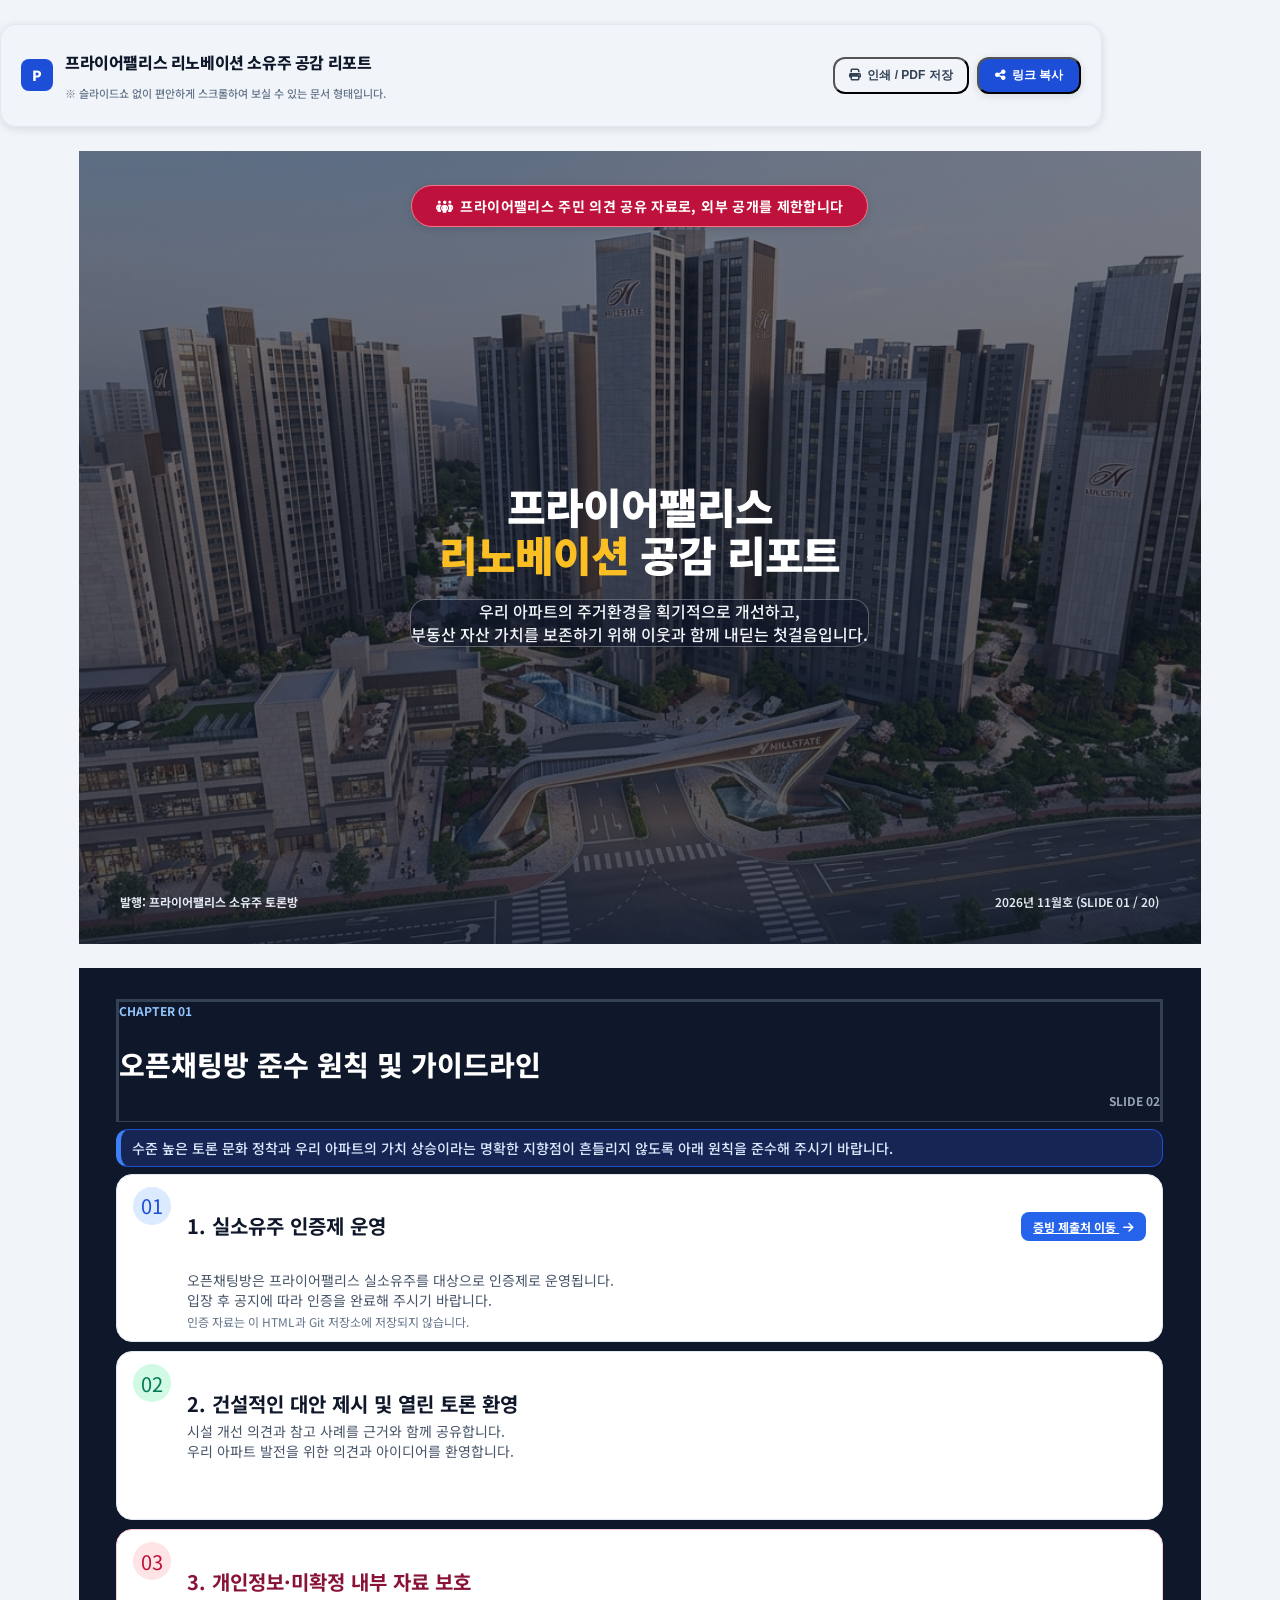
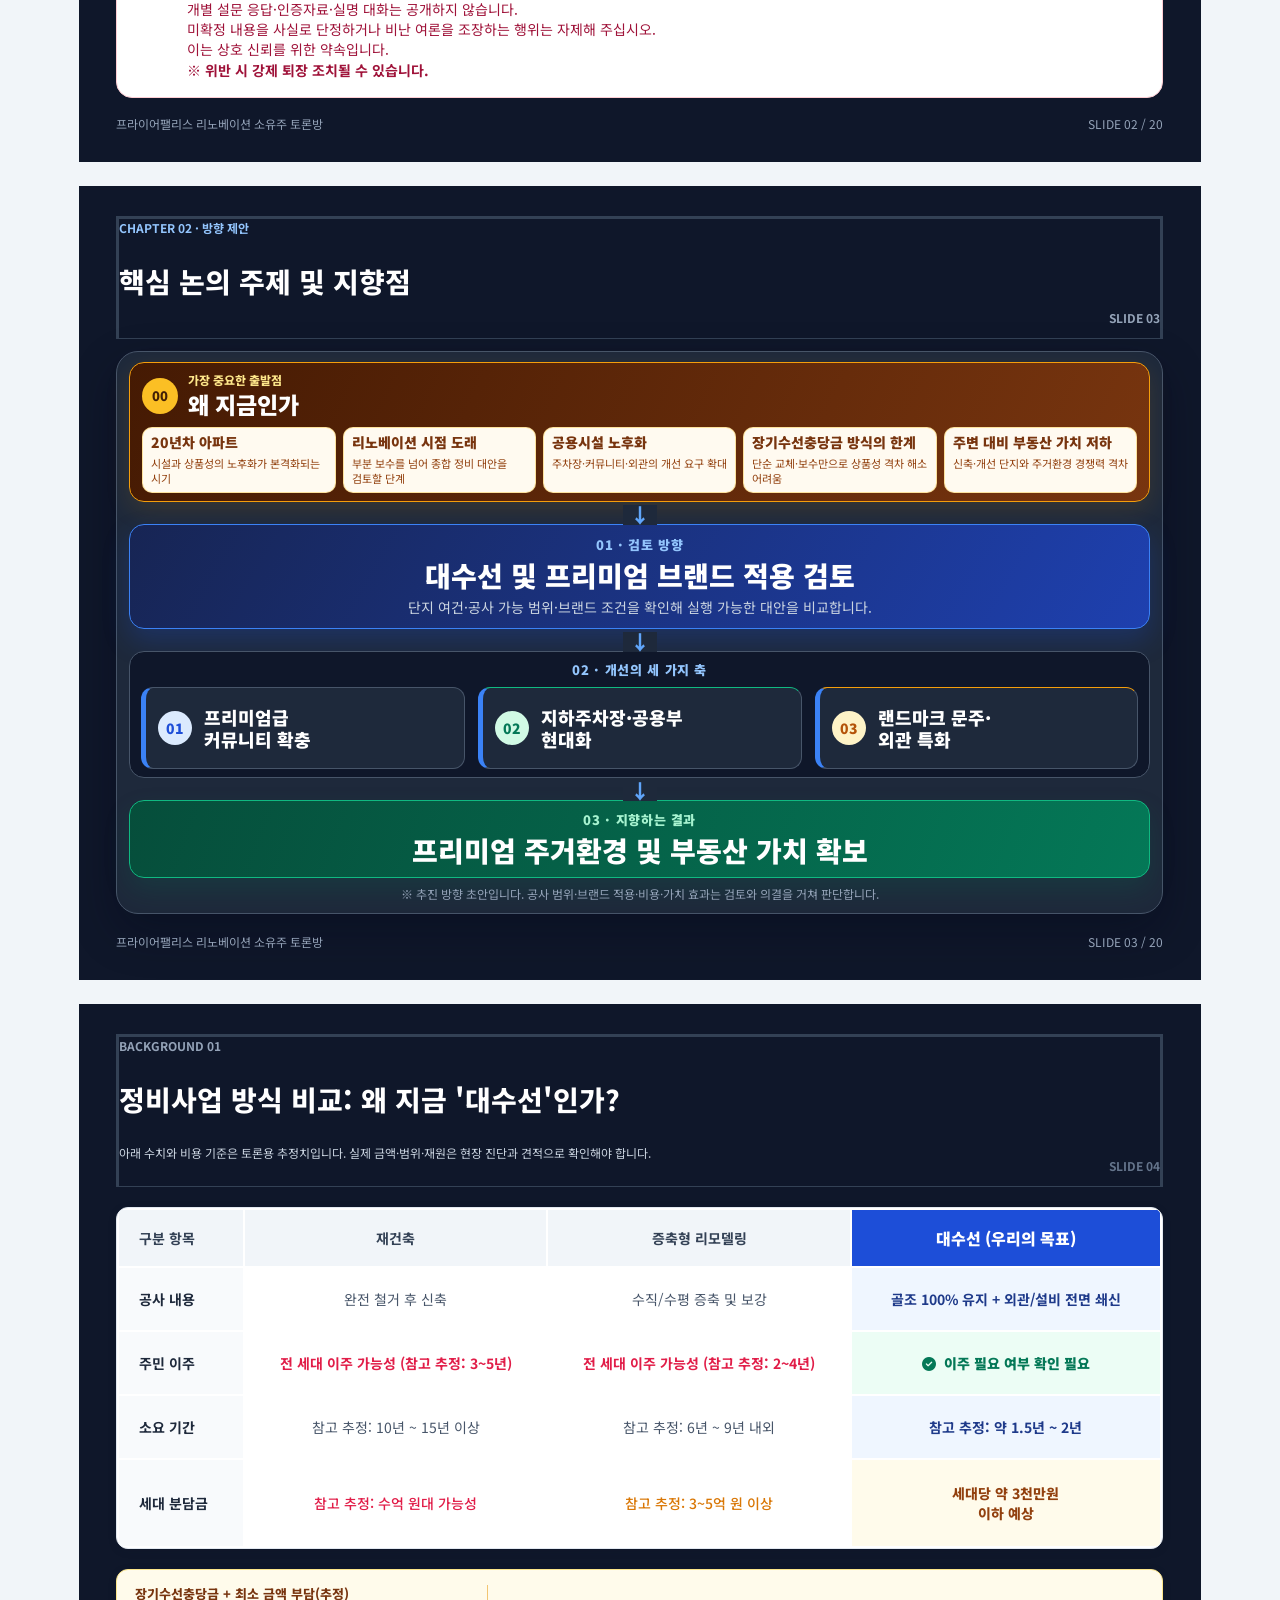
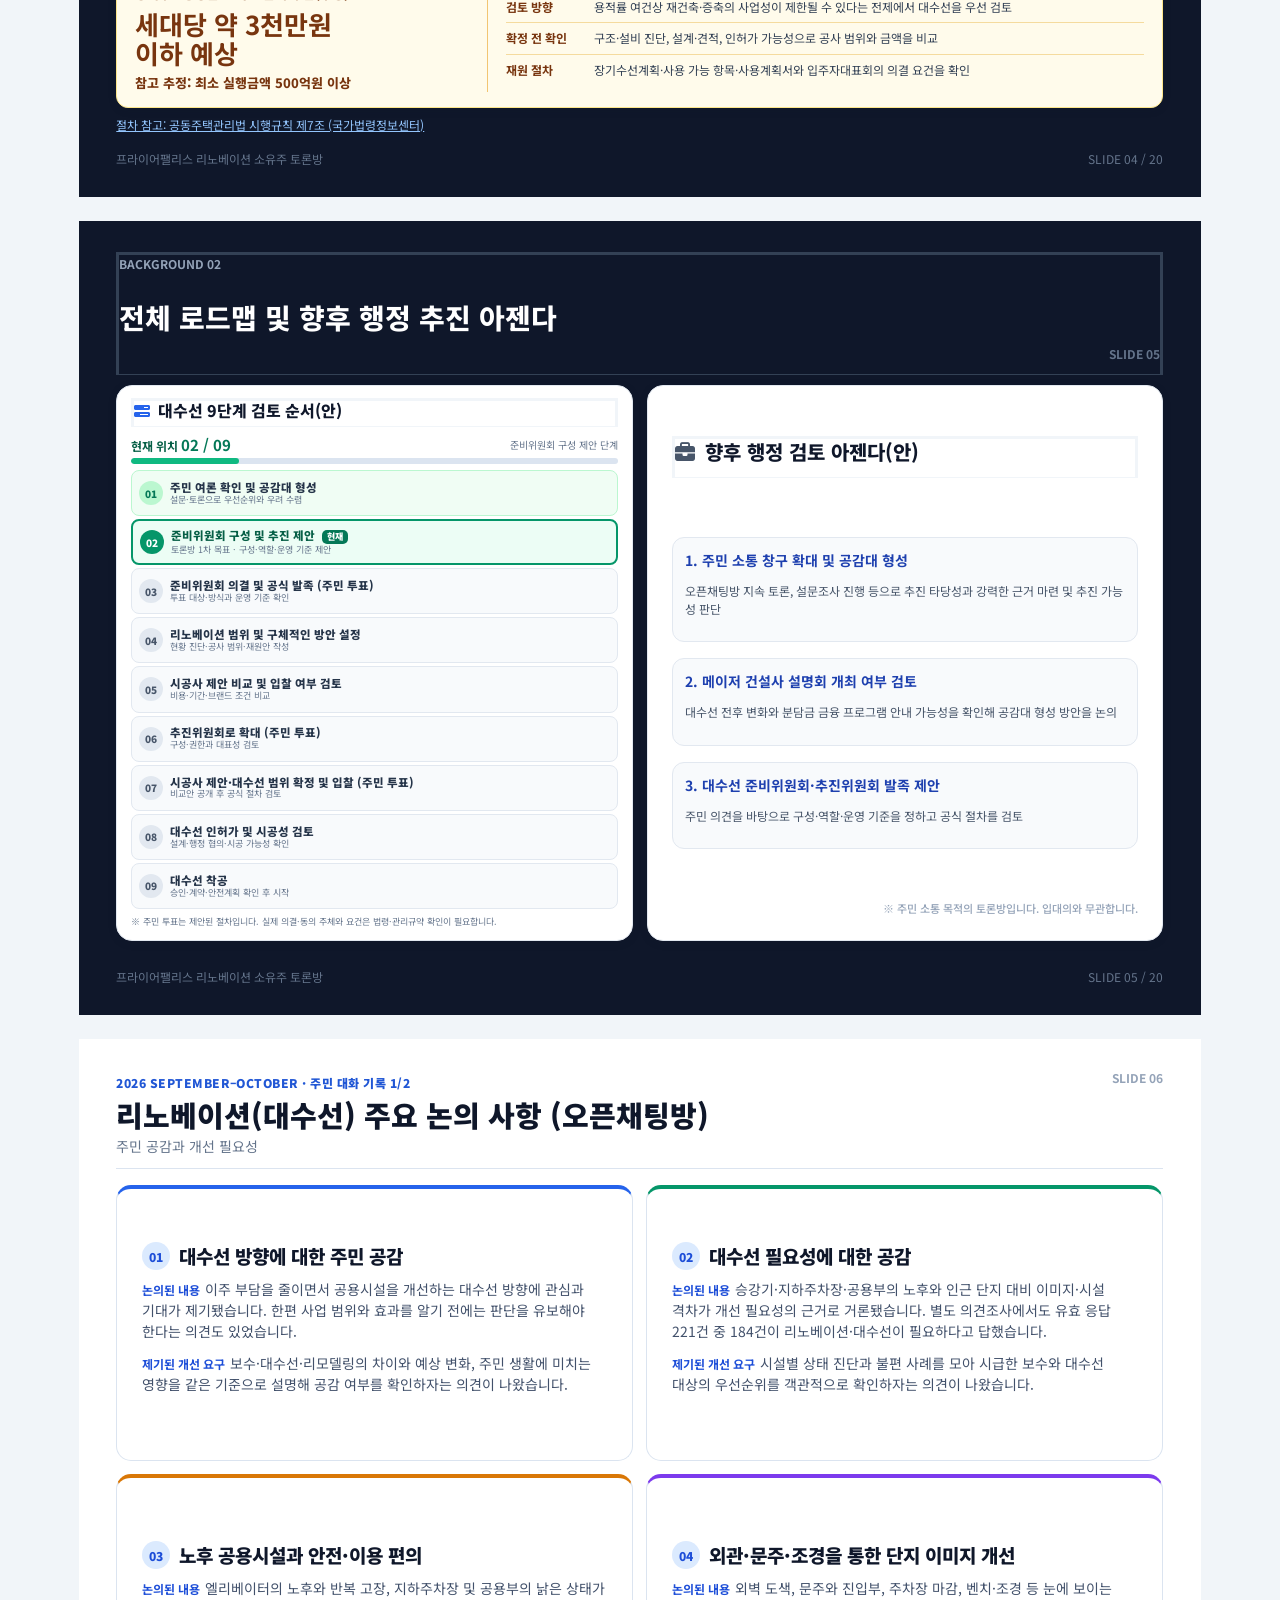
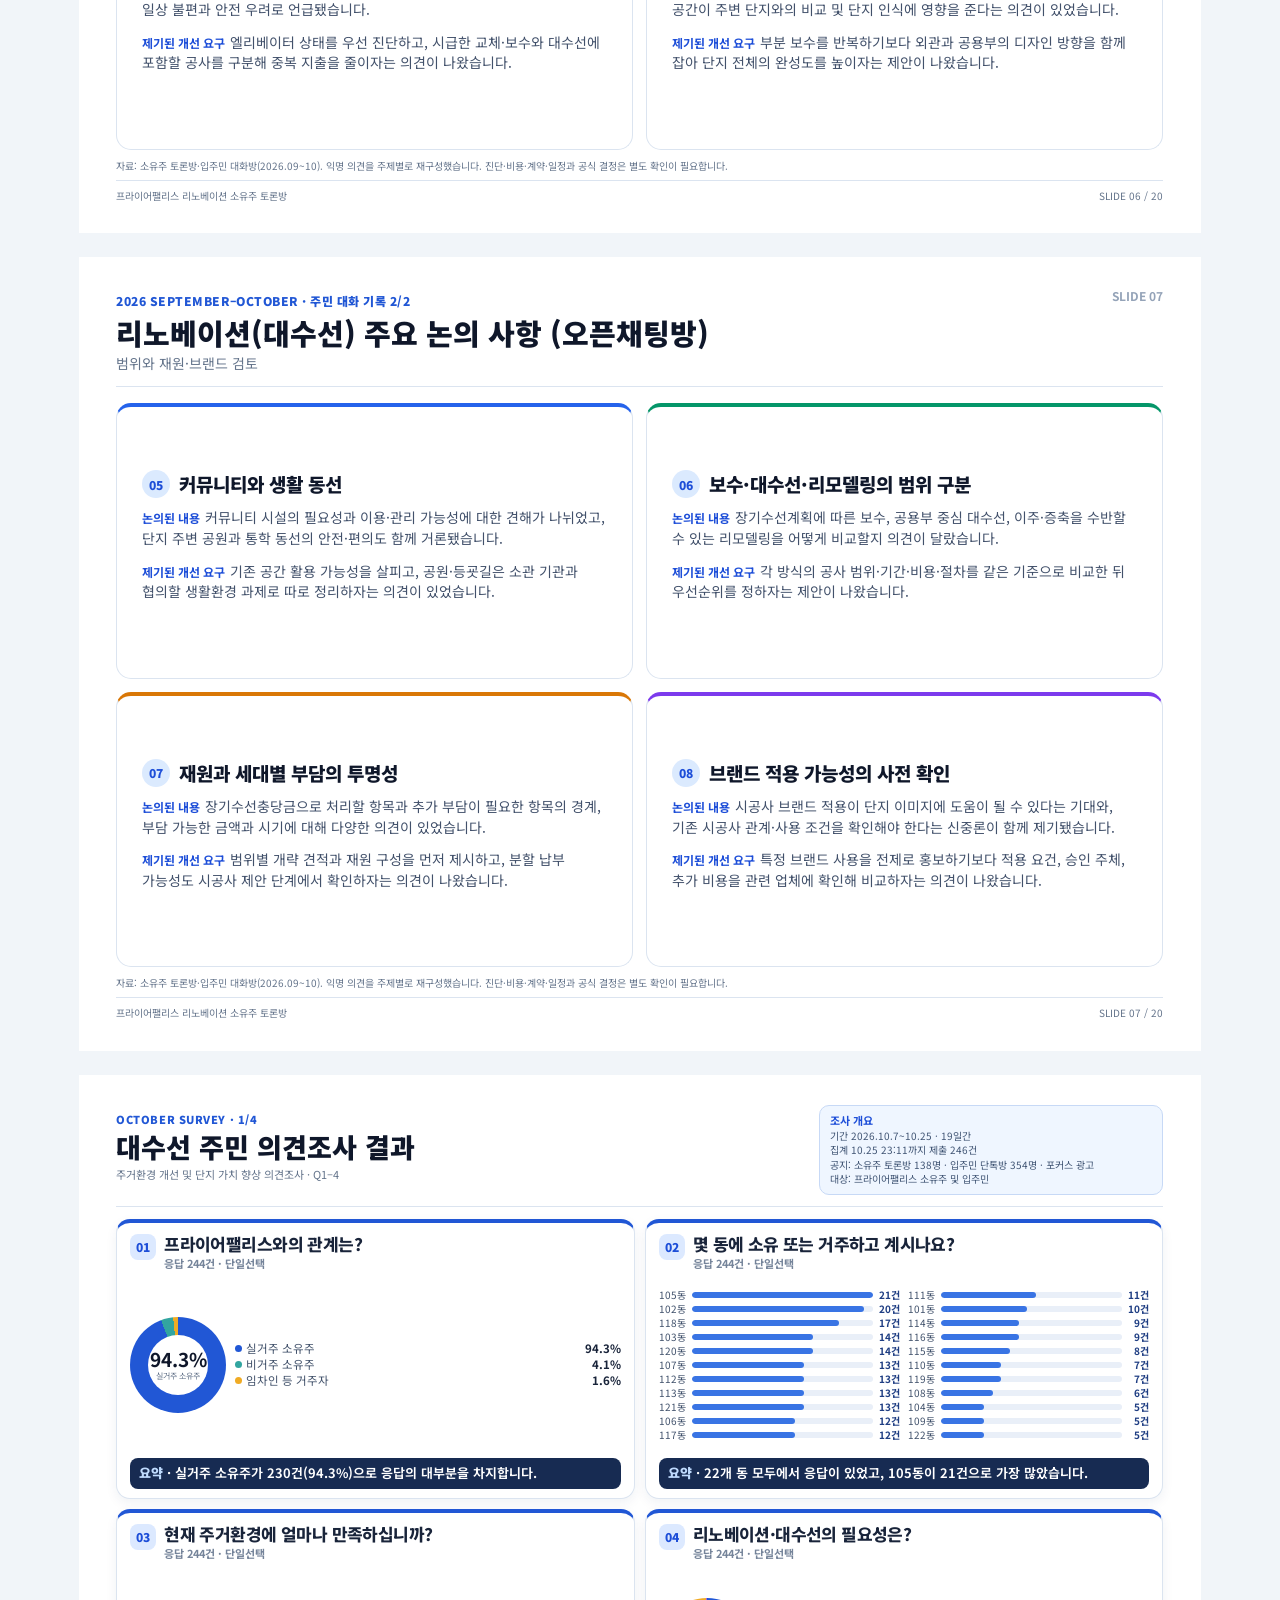
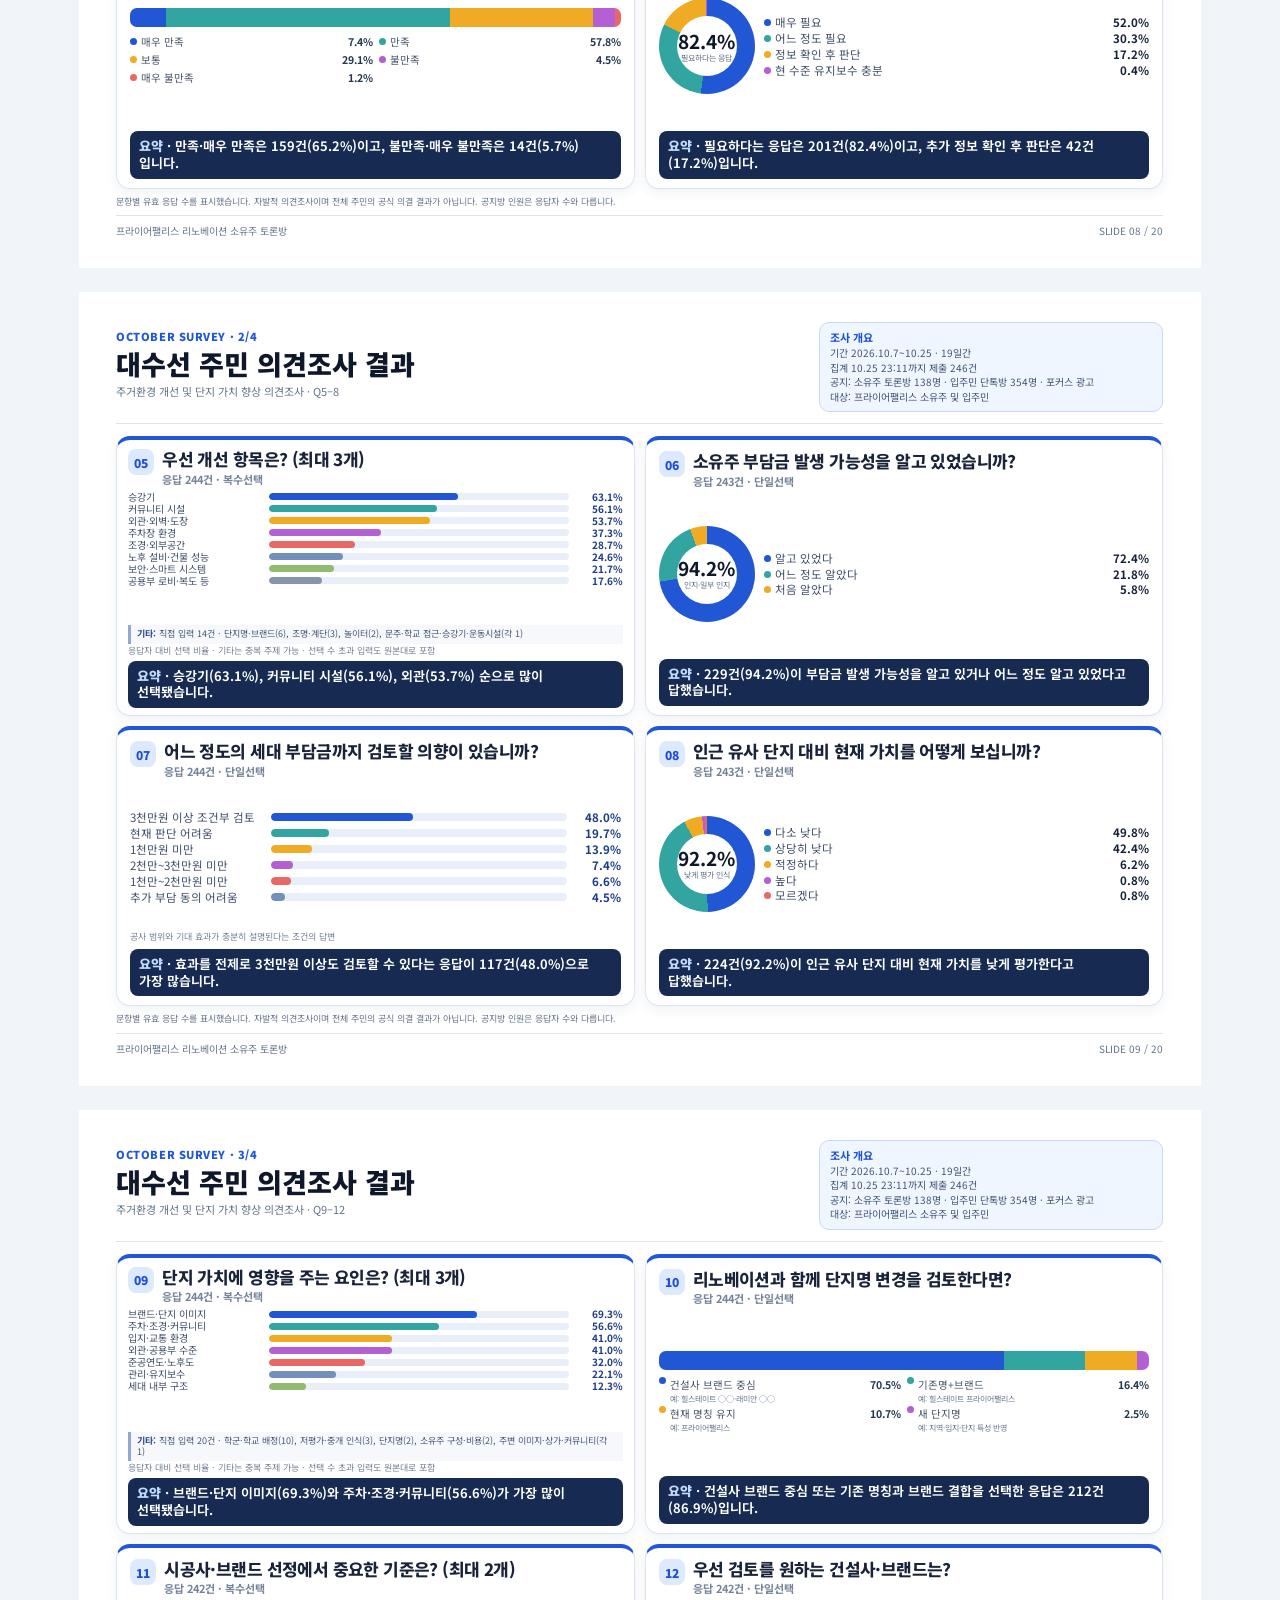
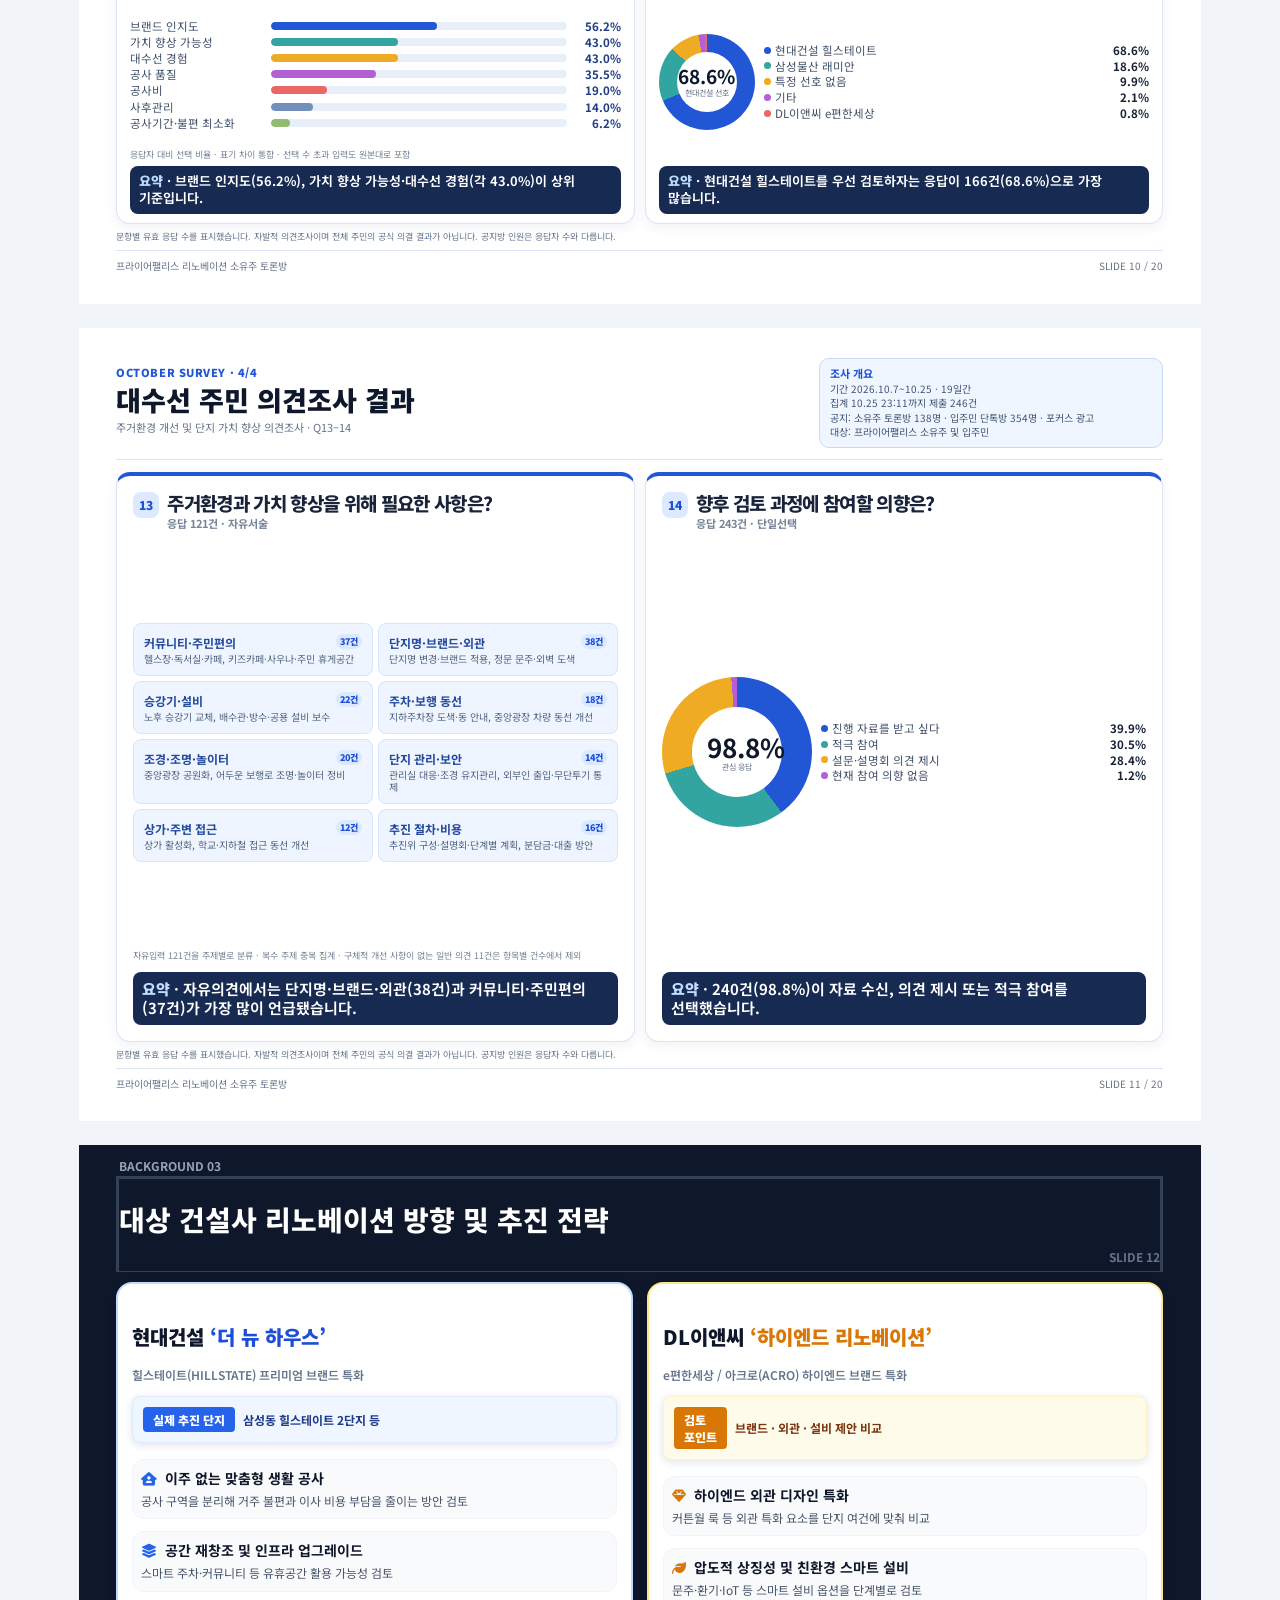
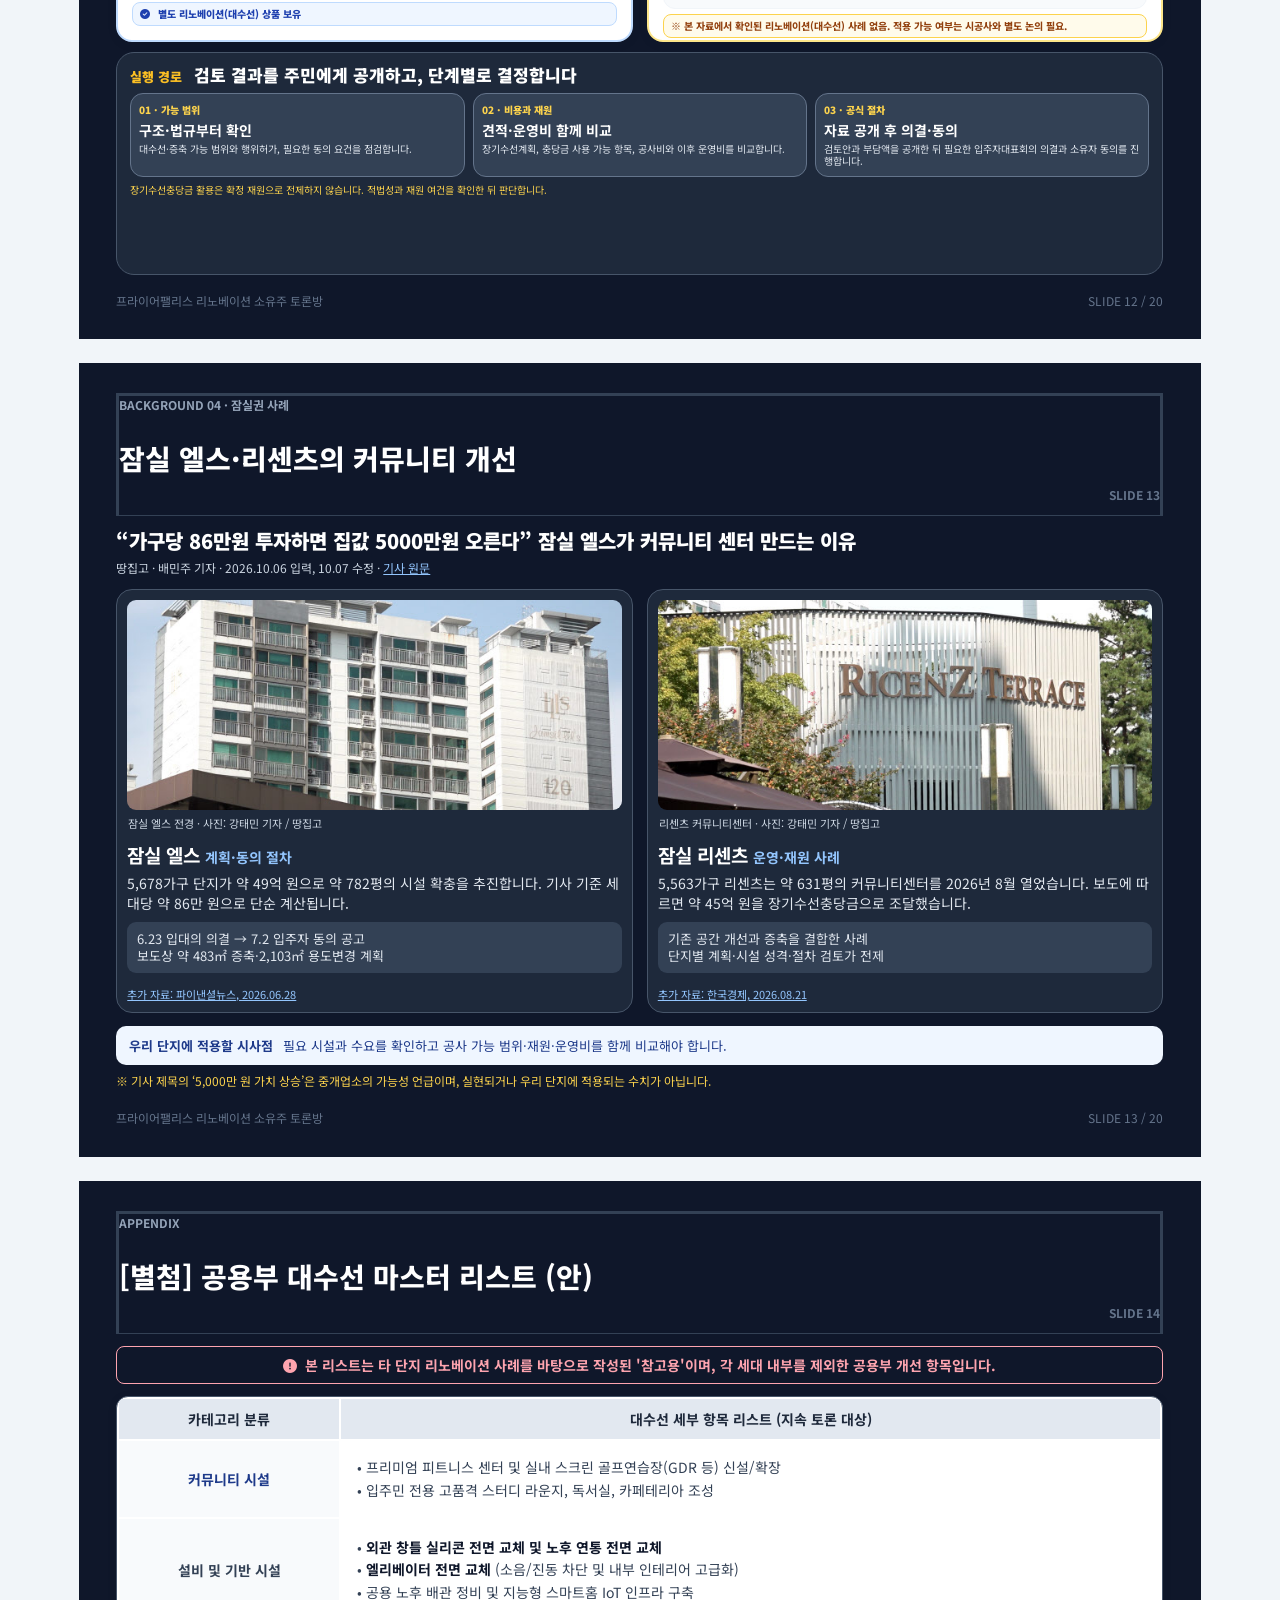
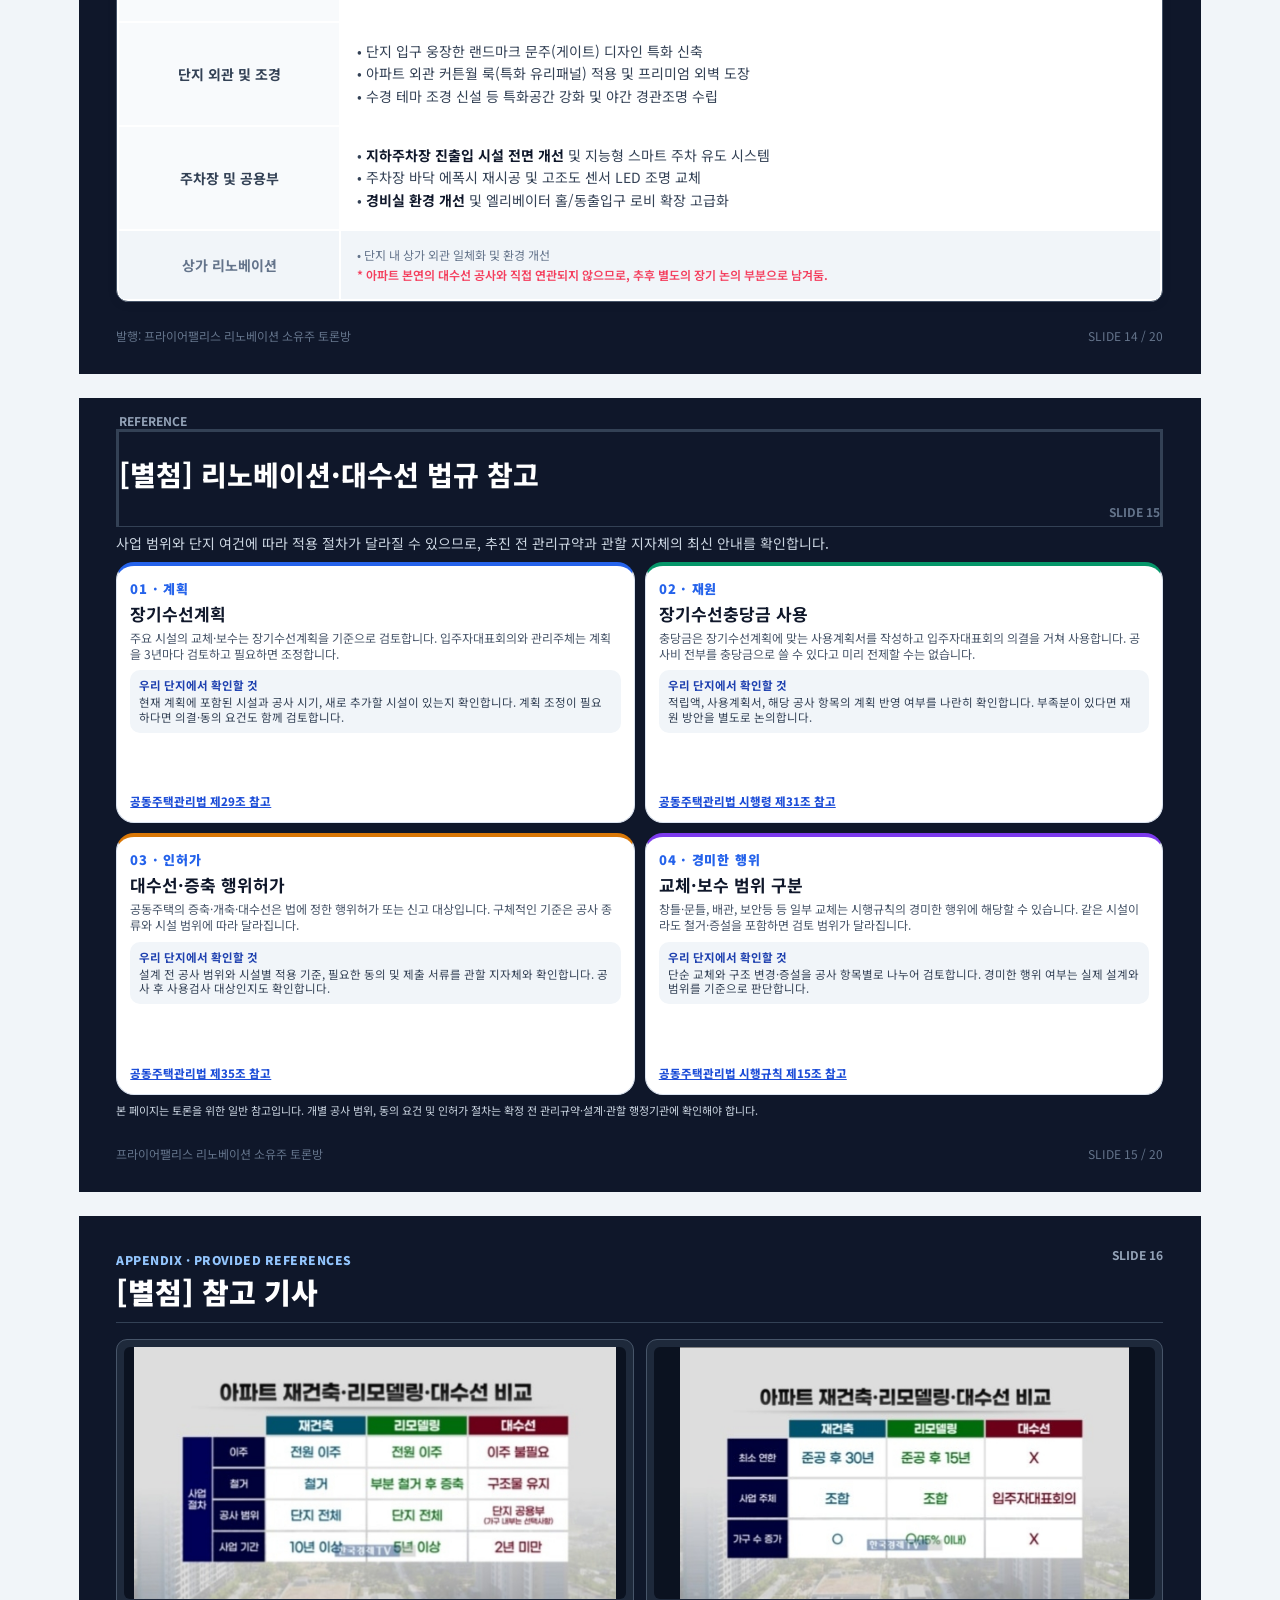
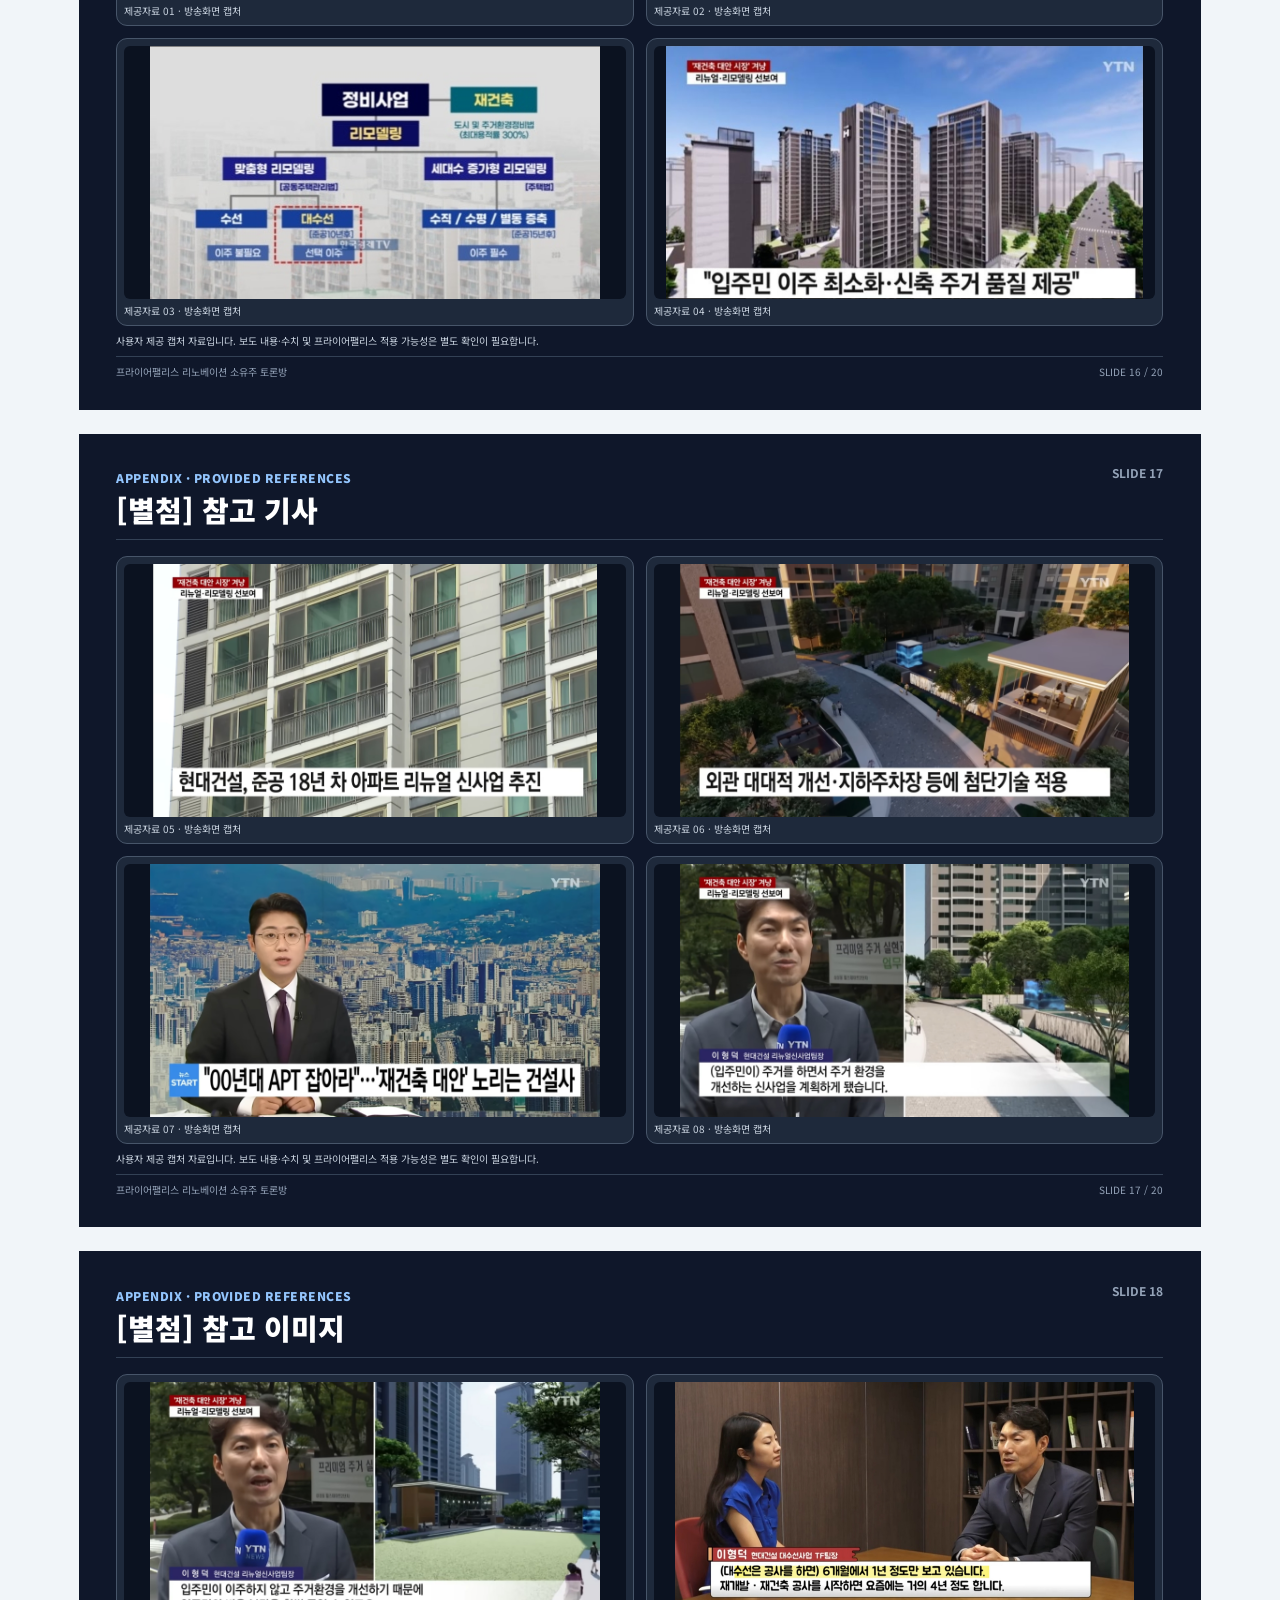
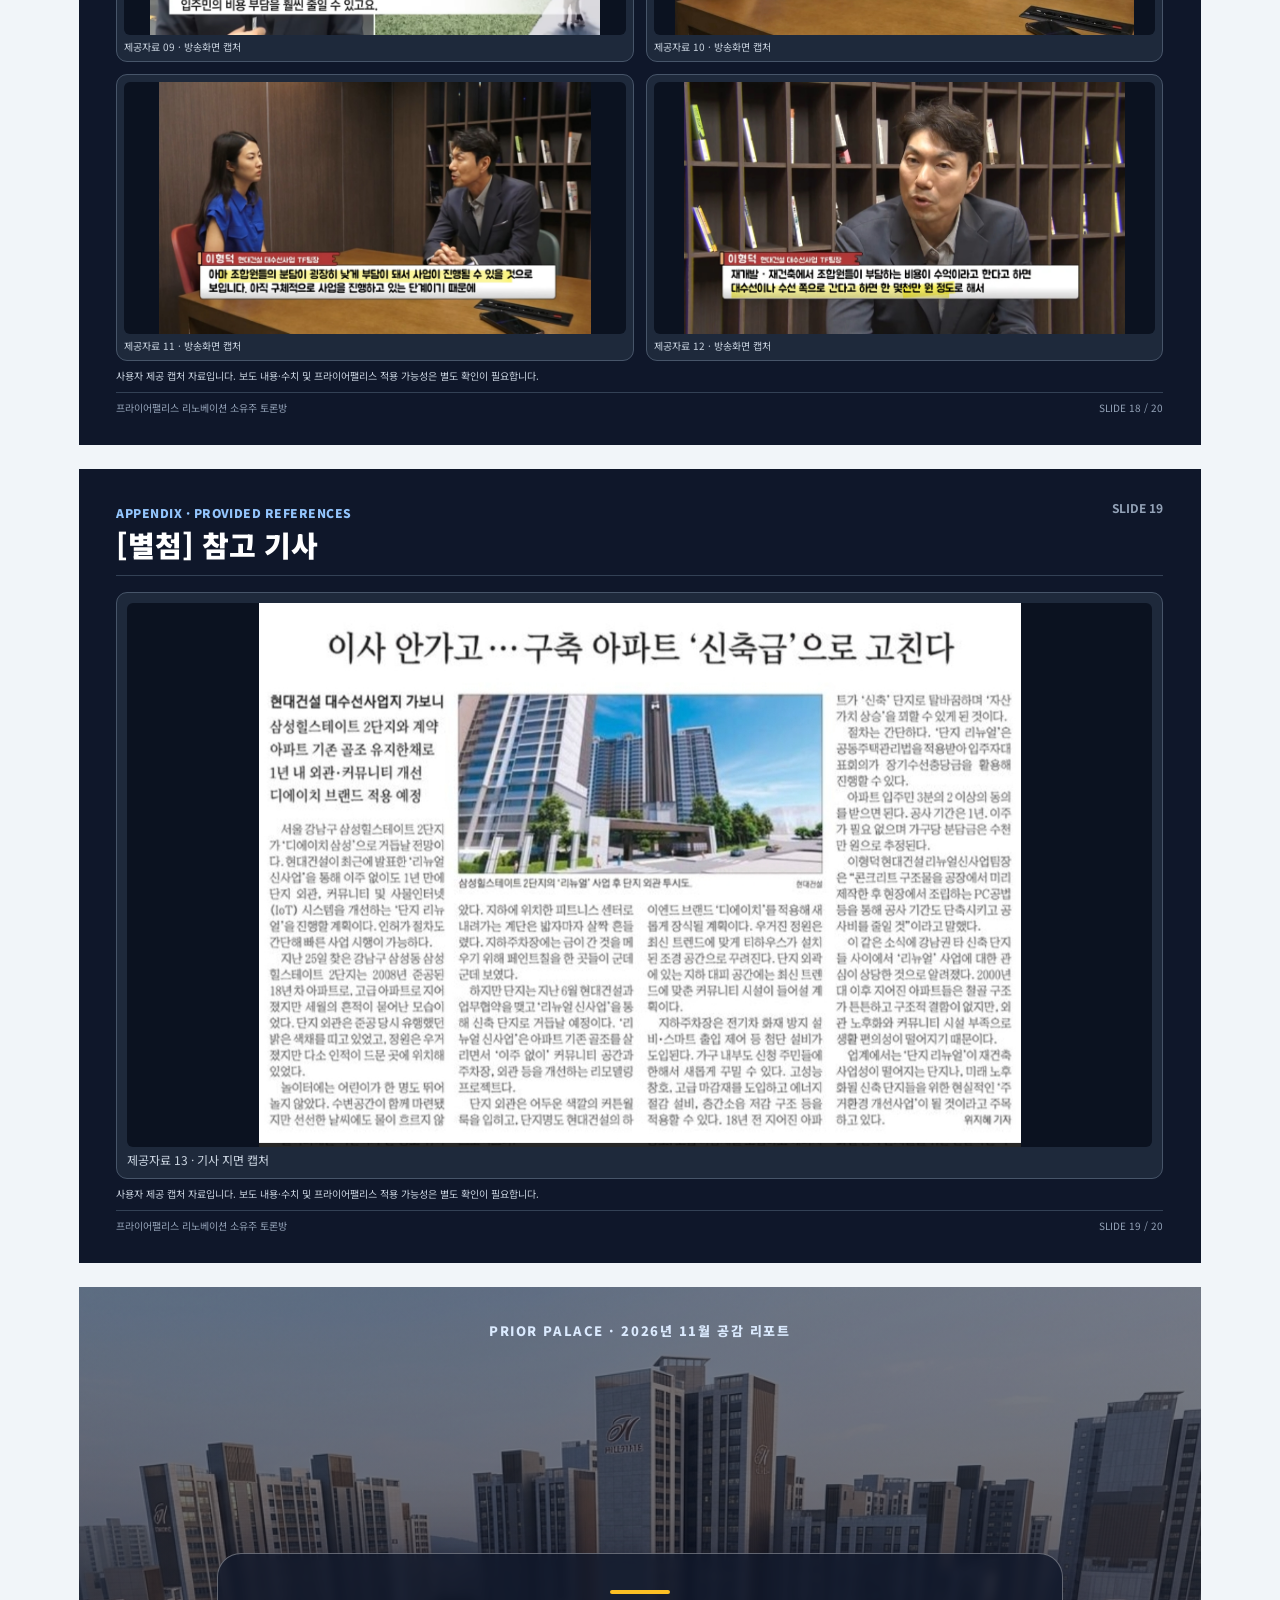
<file: releases/2026-11/261026_프라이어팰리스 리노베이션 공감리포트_26년 11월_Rev09.html>
<!DOCTYPE html>
<html lang="ko">
<head>
  <meta charset="UTF-8">
  <meta name="viewport" content="width=device-width, initial-scale=1.0">
  <title>프라이어팰리스 리노베이션 공감 리포트 · 2026년 11월호</title>
  <style>
[class~="py-6"]{padding-top:1.5rem;padding-bottom:1.5rem}
[class~="px-3"]{padding-left:.75rem;padding-right:.75rem}
[class~="max-w-[1060px]"]{max-width:1060px}
[class~="mb-6"]{margin-bottom:1.5rem}
[class~="px-5"]{padding-left:1.25rem;padding-right:1.25rem}
[class~="py-3.5"]{padding-top:.875rem;padding-bottom:.875rem}
[class~="rounded-2xl"]{border-radius:1rem}
[class~="shadow-sm"]{box-shadow:0 2px 8px rgba(15,23,42,.12)}
[class~="border"]{border-width:1px}
[class~="border-slate-200"]{border-color:#e2e8f0}
[class~="flex"]{display:flex}
[class~="flex-wrap"]{flex-wrap:wrap}
[class~="items-center"]{align-items:center}
[class~="justify-between"]{justify-content:space-between}
[class~="gap-3"]{gap:.75rem}
[class~="inline-flex"]{display:inline-flex}
[class~="justify-center"]{justify-content:center}
[class~="w-8"]{width:2rem}
[class~="h-8"]{height:2rem}
[class~="rounded-lg"]{border-radius:0.5rem}
[class~="bg-blue-700"]{background-color:#1d4ed8}
[class~="text-white"]{color:#fff}
[class~="font-black"]{font-weight:900}
[class~="text-sm"]{font-size:.875rem}
[class~="font-extrabold"]{font-weight:800}
[class~="text-slate-900"]{color:#0f172a}
[class~="tracking-tight"]{letter-spacing:-.025em}
[class~="text-[11px]"]{font-size:11px}
[class~="text-slate-500"]{color:#64748b}
[class~="font-medium"]{font-weight:500}
[class~="gap-2"]{gap:.5rem}
[class~="px-3.5"]{padding-left:.875rem;padding-right:.875rem}
[class~="py-2"]{padding-top:.5rem;padding-bottom:.5rem}
[class~="bg-slate-100"]{background-color:#f1f5f9}
[class~="text-slate-700"]{color:#334155}
[class~="rounded-xl"]{border-radius:0.75rem}
[class~="font-bold"]{font-weight:700}
[class~="text-xs"]{font-size:.75rem}
[class~="gap-1.5"]{gap:.375rem}
[class~="px-4"]{padding-left:1rem;padding-right:1rem}
[class~="p-8"]{padding:2rem}
[class~="flex-col"]{flex-direction:column}
[class~="text-center"]{text-align:center}
[class~="w-full"]{width:100%}
[class~="mb-8"]{margin-bottom:2rem}
[class~="px-6"]{padding-left:1.5rem;padding-right:1.5rem}
[class~="py-2.5"]{padding-top:.625rem;padding-bottom:.625rem}
[class~="rounded-full"]{border-radius:9999px}
[class~="tracking-wide"]{letter-spacing:.025em}
[class~="shadow-md"]{box-shadow:0 2px 8px rgba(15,23,42,.12)}
[class~="border-rose-500"]{border-color:#f43f5e}
[class~="mr-1.5"]{margin-right:.375rem}
[class~="py-8"]{padding-top:2rem;padding-bottom:2rem}
[class~="text-3xl"]{font-size:1.875rem}
[class~="leading-tight"]{line-height:1.25}
[class~="mb-5"]{margin-bottom:1.25rem}
[class~="text-amber-400"]{color:#fbbf24}
[class~="text-slate-100"]{color:#f1f5f9}
[class~="leading-relaxed"]{line-height:1.625}
[class~="max-w-xl"]{max-width:36rem}
[class~="items-end"]{align-items:flex-end}
[class~="pt-4"]{padding-top:1rem}
[class~="mt-8"]{margin-top:2rem}
[class~="font-semibold"]{font-weight:600}
[class~="border-slate-700"]{border-color:#334155}
[class~="pb-3"]{padding-bottom:.75rem}
[class~="text-blue-700"]{color:#1d4ed8}
[class~="uppercase"]{text-transform:uppercase;text-transform:uppercase}
[class~="block"]{display:block}
[class~="mb-1"]{margin-bottom:.25rem}
[class~="text-2xl"]{font-size:1.5rem}
[class~="text-slate-400"]{color:#94a3b8}
[class~="text-slate-600"]{color:#475569}
[class~="mt-3"]{margin-top:.75rem}
[class~="mb-4"]{margin-bottom:1rem}
[class~="flex-grow"]{flex-grow:1}
[class~="bg-slate-50"]{background-color:#f8fafc}
[class~="p-6"]{padding:1.5rem}
[class~="items-start"]{align-items:flex-start}
[class~="gap-4"]{gap:1rem}
[class~="w-12"]{width:3rem}
[class~="h-12"]{height:3rem}
[class~="bg-blue-100"]{background-color:#dbeafe}
[class~="text-xl"]{font-size:1.25rem}
[class~="shrink-0"]{flex-shrink:0}
[class~="text-base"]{font-size:1rem}
[class~="py-1.5"]{padding-top:.375rem;padding-bottom:.375rem}
[class~="bg-blue-600"]{background-color:#2563eb}
[class~="ml-1"]{margin-left:.25rem}
[class~="bg-emerald-100"]{background-color:#d1fae5}
[class~="text-emerald-700"]{color:#047857}
[class~="bg-rose-50"]{background-color:#fff1f2}
[class~="border-rose-200"]{border-color:#fecdd3}
[class~="bg-rose-100"]{background-color:#ffe4e6}
[class~="text-rose-700"]{color:#be123c}
[class~="text-rose-900"]{color:#881337}
[class~="text-rose-800"]{color:#9f1239}
[class~="pt-3"]{padding-top:.75rem}
[class~="mt-4"]{margin-top:1rem}
[class~="text-blue-400"]{color:#60a5fa}
[class~="bg-white"]{background-color:#fff}
[class~="border-blue-500"]{border-color:#3b82f6}
[class~="border-slate-100"]{border-color:#f1f5f9}
[class~="px-2"]{padding-left:.5rem;padding-right:.5rem}
[class~="py-0.5"]{padding-top:.125rem;padding-bottom:.125rem}
[class~="bg-rose-500"]{background-color:#f43f5e}
[class~="text-[10px]"]{font-size:10px}
[class~="text-slate-300"]{color:#cbd5e1}
[class~="mt-2"]{margin-top:.5rem}
[class~="overflow-hidden"]{overflow:hidden}
[class~="my-5"]{margin-top:1.25rem;margin-bottom:1.25rem}
[class~="h-full"]{height:100%}
[class~="border-slate-300"]{border-color:#cbd5e1}
[class~="py-4"]{padding-top:1rem;padding-bottom:1rem}
[class~="text-left"]{text-align:left}
[class~="pl-5"]{padding-left:1.25rem}
[class~="border-blue-800"]{border-color:#1e40af}
[class~="text-slate-800"]{color:#1e293b}
[class~="text-blue-900"]{color:#1e3a8a}
[class~="bg-blue-50"]{background-color:#eff6ff}
[class~="text-rose-600"]{color:#e11d48}
[class~="bg-emerald-50"]{background-color:#ecfdf5}
[class~="mr-1"]{margin-right:.25rem}
[class~="text-amber-600"]{color:#d97706}
[class~="text-amber-800"]{color:#92400e}
[class~="bg-amber-50"]{background-color:#fffbeb}
[class~="p-4"]{padding:1rem}
[class~="border-amber-200"]{border-color:#fde68a}
[class~="grid"]{display:grid}
[class~="grid-cols-1"]{grid-template-columns:repeat(1,minmax(0,1fr))}
[class~="gap-6"]{gap:1.5rem}
[class~="text-blue-600"]{color:#2563eb}
[class~="justify-evenly"]{justify-content:space-evenly}
[class~="pl-4"]{padding-left:1rem}
[class~="text-emerald-800"]{color:#065f46}
[class~="p-3"]{padding:.75rem}
[class~="border-blue-200"]{border-color:#bfdbfe}
[class~="text-blue-800"]{color:#1e40af}
[class~="text-right"]{text-align:right}
[class~="my-6"]{margin-top:1.5rem;margin-bottom:1.5rem}
[class~="border-2"]{border-width:2px}
[class~="text-lg"]{font-size:1.125rem}
[class~="mb-3"]{margin-bottom:.75rem}
[class~="border-blue-100"]{border-color:#dbeafe}
[class~="p-2.5"]{padding:.625rem}
[class~="px-2.5"]{padding-left:.625rem;padding-right:.625rem}
[class~="py-1"]{padding-top:.25rem;padding-bottom:.25rem}
[class~="rounded"]{border-radius:0.25rem}
[class~="mb-1.5"]{margin-bottom:.375rem}
[class~="border-amber-100"]{border-color:#fef3c7}
[class~="bg-amber-600"]{background-color:#d97706}
[class~="text-amber-900"]{color:#78350f}
[class~="text-rose-300"]{color:#fda4af}
[class~="my-3"]{margin-top:.75rem;margin-bottom:.75rem}
[class~="overflow-x-auto"]{overflow-x:auto}
[class~="border-slate-600"]{border-color:#475569}
[class~="mb-2"]{margin-bottom:.5rem}
[class~="bg-slate-200"]{background-color:#e2e8f0}
[class~="font-normal"]{font-weight:400}
[class~="text-rose-500"]{color:#f43f5e}
[class~="mt-1"]{margin-top:.25rem}
[class~="text-emerald-400"]{color:#34d399}

[class~="border"],[class~="border-2"],[class~="border-t-4"],[class~="border-b"]{border-style:solid}
[class~="border-t-4"]{border-top-width:4px}
[class~="border-b"]{border-bottom-width:1px}
[class~="flex-1"]{flex:1 1 0%}
[class~="absolute"]{position:absolute}
[class~="top-0"]{top:0}[class~="right-0"]{right:0}[class~="bottom-0"]{bottom:0}[class~="left-0"]{left:0}
[class~="z-10"]{z-index:10}[class~="z-30"]{z-index:30}
[class~="space-y-3"]>*+*{margin-top:.75rem}[class~="space-y-4"]>*+*{margin-top:1rem}
.ppt-slide[class*="!bg-slate-900"]{background-color:#0f172a}
.ppt-slide[class*="!border-slate-800"]{border-color:#1e293b}
@media(min-width:768px){
  [class~="md:grid-cols-2"]{grid-template-columns:repeat(2,minmax(0,1fr))}
  [class~="md:grid-cols-3"]{grid-template-columns:repeat(3,minmax(0,1fr))}
  [class~="md:text-xs"]{font-size:.75rem}[class~="md:text-sm"]{font-size:.875rem}
  [class~="md:text-base"]{font-size:1rem}[class~="md:text-lg"]{font-size:1.125rem}
  [class~="md:text-xl"]{font-size:1.25rem}[class~="md:text-2xl"]{font-size:1.5rem}
  [class~="md:text-3xl"]{font-size:1.875rem}[class~="md:text-4xl"]{font-size:2.25rem}
  [class~="md:p-12"]{padding:3rem}[class~="md:p-14"]{padding:3.5rem}
  [class~="md:px-6"]{padding-left:1.5rem;padding-right:1.5rem}
  [class~="md:gap-4"]{gap:1rem}
}
@media(min-width:1024px){[class~="lg:text-5xl"]{font-size:3rem}}

</style>
  <style>
/* Shared survey card appearance in the November report. */
.slide-survey .survey-report-head{display:flex;justify-content:space-between;align-items:flex-start;gap:18px;border-bottom:1px solid #dbe4f0;padding-bottom:11px;margin-bottom:12px}
.slide-survey .survey-report-title{min-width:0}
.slide-survey .survey-report-title span{color:#2157d5;font-size:11px;font-weight:900;letter-spacing:.05em}
.slide-survey .survey-report-title h3{margin:2px 0 0;color:#0f172a;font-size:27px;font-weight:900}
.slide-survey .survey-report-title p{margin:3px 0 0;color:#64748b;font-size:11px}
.slide-survey .survey-method{flex:0 0 322px;display:grid;gap:2px;padding:8px 10px;border:1px solid #c7d9f6;border-radius:10px;background:#eff6ff;color:#405574;font-size:10px;line-height:1.25}
.slide-survey .survey-method b{color:#1d4ed8;font-size:11px}
.slide-survey .question-grid{min-height:0;flex:1;display:grid;grid-template-columns:repeat(2,minmax(0,1fr));grid-template-rows:repeat(2,minmax(0,1fr));gap:10px}
.slide-survey.survey-report-last .question-grid{grid-template-rows:minmax(0,1fr)}
.slide-survey .question-card{min-width:0;min-height:0;display:flex;flex-direction:column;gap:6px;padding:11px 13px 9px;overflow:hidden;border:1px solid #dbe4f0;border-top:4px solid #2157d5;border-radius:14px;background:#fff;box-shadow:0 4px 12px #0b2d6610}
.slide-survey .has-other{gap:4px;padding:9px 11px 7px}
.slide-survey .has-other .bar-list{gap:2px;align-content:start}
.slide-survey .has-other .bar-row,.slide-survey .has-other .bar-row strong{font-size:10px;line-height:1}
.slide-survey .has-other .bar-row .track{height:7px}
.slide-survey .question-head{display:flex;gap:8px;align-items:flex-start}
.slide-survey .question-no{flex:none;display:grid;place-items:center;width:26px;height:26px;border-radius:8px;background:#dce9ff;color:#1d4ed8;font-size:12px;font-weight:900}
.slide-survey .question-head h2{margin:0;color:#19243a;font-size:15px!important;line-height:1.2!important;letter-spacing:-.035em;word-break:keep-all;font-weight:800}
.slide-survey .question-head .meta{margin:2px 0 0;color:#75849a;font-size:10px;font-weight:700}
.slide-survey .chart{min-height:0;flex:1;display:flex;align-items:center;gap:9px}
.slide-survey .donut{position:relative;width:96px;height:96px;flex:none;display:grid;place-items:center;border-radius:50%}
.slide-survey .donut::before{content:'';position:absolute;inset:18px;border-radius:50%;background:#fff}
.slide-survey .donut-center{position:relative;width:60px;text-align:center;color:#0f172a}
.slide-survey .donut-center strong{display:block;font-size:19px;line-height:1.05}
.slide-survey .donut-center small{display:block;margin-top:2px;color:#607087;font-size:8px;line-height:1.2;word-break:keep-all}
.slide-survey .legend{min-width:0;flex:1;display:grid;gap:3px;margin:0;padding:0;list-style:none}
.slide-survey .legend li{display:grid;grid-template-columns:7px minmax(0,1fr) auto;align-items:center;gap:4px;color:#41516a;font-size:10px;line-height:1.12}
.slide-survey .legend i{display:block;width:7px;height:7px;border-radius:50%;background:var(--swatch)}
.slide-survey .legend span{overflow:hidden;text-overflow:ellipsis;white-space:nowrap}
.slide-survey .legend b{color:#19243a;font-size:10px;white-space:nowrap}
.slide-survey .bar-list{align-self:stretch;width:100%;display:grid;align-content:center;gap:4px}
.slide-survey .bar-row{display:grid;grid-template-columns:minmax(0,135px) minmax(0,1fr) 48px;align-items:center;gap:6px;font-size:10px;line-height:1.05}
.slide-survey .bar-row .label{min-width:0;color:#40516b;overflow:hidden;text-overflow:ellipsis;white-space:nowrap}
.slide-survey .bar-row .track{height:8px;border-radius:999px;overflow:hidden;background:#e9eff8}
.slide-survey .bar-row .fill{height:100%;border-radius:999px;background:var(--bar,#3974e4)}
.slide-survey .bar-row strong{text-align:right;color:#1f3e83;font-size:10px;white-space:nowrap}
.slide-survey .chart-stack{display:flex;flex-direction:column;align-items:stretch;justify-content:center;gap:7px}
.slide-survey .stack{display:flex;width:100%;height:19px;overflow:hidden;border-radius:7px;background:#e9eff8}
.slide-survey .stack span{height:100%;min-width:2px;background:var(--swatch)}
.slide-survey .stack-legend{display:grid;grid-template-columns:repeat(2,minmax(0,1fr));column-gap:6px;row-gap:3px}
.slide-survey .stack-legend div{display:grid;grid-template-columns:7px minmax(0,1fr) auto;gap:4px;align-items:center;color:#475569;font-size:9px}
.slide-survey .stack-legend i{width:7px;height:7px;border-radius:50%;background:var(--swatch)}
.slide-survey .stack-legend span{min-width:0;overflow:hidden;text-overflow:ellipsis;white-space:nowrap}
.slide-survey .stack-legend b{color:#243750;white-space:nowrap}
.slide-survey .has-examples .stack-legend div{align-items:start}
.slide-survey .has-examples .stack-legend span{overflow:visible;white-space:normal}
.slide-survey .has-examples .stack-legend small{display:block;margin-top:2px;color:#697891;font-size:8px;line-height:1.2}
.slide-survey .building-columns{display:grid;grid-template-columns:repeat(2,minmax(0,1fr));gap:8px;width:100%}
.slide-survey .building-column{display:grid;gap:2px}
.slide-survey .building-row{display:grid;grid-template-columns:29px minmax(0,1fr) 23px;align-items:center;gap:4px;min-height:11px;color:#40516b;font-size:9px;line-height:1}
.slide-survey .building-row b{color:#1f3e83;text-align:right;white-space:nowrap}
.slide-survey .building-track{height:6px;overflow:hidden;border-radius:999px;background:#e9eff8}
.slide-survey .building-track i{display:block;height:100%;border-radius:999px;background:#3974e4}
.slide-survey .chart-themes{align-items:stretch}
.slide-survey .themes{display:grid;grid-template-columns:repeat(2,minmax(0,1fr));align-content:center;gap:5px;width:100%}
.slide-survey .theme{padding:7px;border-radius:8px;background:#eff5ff;border:1px solid #d5e4ff}
.slide-survey .theme b{display:block;color:#244a9d;font-size:10px}
.slide-survey .theme span{display:block;margin-top:2px;color:#52647f;font-size:8px;line-height:1.2}
.slide-survey .theme-head{display:flex;justify-content:space-between;align-items:flex-start;gap:4px}
.slide-survey .theme-head em{flex:none;padding:1px 4px;border-radius:999px;background:#dbe9ff;color:#1d4ed8;font-size:9px;font-style:normal;font-weight:900;white-space:nowrap}
.slide-survey .detail-note{margin:-2px 0 0;color:#748197;font-size:8px;line-height:1.2}
.slide-survey .other-summary{margin:0;padding:4px 6px;border-left:3px solid #91a8d1;background:#f6f8fc;color:#465875;font-size:8px;line-height:1.2;word-break:keep-all}
.slide-survey .other-summary strong{color:#2d4d89}
.slide-survey .insight{margin:0;padding:7px 9px;border-radius:8px;background:#172b52;color:#fff;font-size:13px;line-height:1.3;word-break:keep-all;font-weight:650}
.slide-survey .insight strong{color:#bfdbfe;font-weight:900}
.slide-survey .survey-report-note{margin:7px 0 0;color:#64748b;font-size:9px;line-height:1.25}
.report-page-foot{display:flex;justify-content:space-between;gap:10px;margin-top:8px;padding-top:7px;border-top:1px solid #dbe4f0;color:#64748b;font-size:10px}
.slide-survey.survey-report-last .question-card{padding:16px;gap:10px}
.slide-survey.survey-report-last .question-head h2{font-size:18px!important}
.slide-survey.survey-report-last .donut{width:150px;height:150px}
.slide-survey.survey-report-last .donut::before{inset:30px}
.slide-survey.survey-report-last .donut-center strong{font-size:26px}
.slide-survey.survey-report-last .theme{padding:10px}
.slide-survey.survey-report-last .theme b{font-size:12px}
.slide-survey.survey-report-last .theme span{font-size:10px}
.slide-survey.survey-report-last .insight{font-size:15px}
@media (min-width:641px){
  .slide-survey .question-head h2{font-size:17px!important}
  .slide-survey .question-head .meta{font-size:11px}
  .slide-survey .legend li,.slide-survey .legend b{font-size:11.5px}
  .slide-survey .bar-row,.slide-survey .bar-row strong{font-size:11.5px}
  .slide-survey .building-row{font-size:10px;min-height:12px}
  .slide-survey .stack-legend div{font-size:10.5px}
  .slide-survey .detail-note,.slide-survey .other-summary{font-size:9px}
  .slide-survey .insight{font-size:13px}
  .slide-survey.survey-report-last .question-head h2{font-size:19px!important}
}
.slide-discussion .discussion-head,.slide-appendix .appendix-head{display:flex;justify-content:space-between;align-items:flex-start;gap:15px;border-bottom:1px solid #dbe4f0;padding-bottom:12px;margin-bottom:16px}
.slide-discussion .discussion-head span,.slide-appendix .appendix-head span{color:#2157d5;font-size:12px;font-weight:900;letter-spacing:.04em}
.slide-discussion .discussion-head h3,.slide-appendix .appendix-head h3{margin:4px 0 0;color:#0f172a;font-size:29px;font-weight:900}
.slide-discussion .discussion-head p{margin:3px 0 0;color:#64748b;font-size:14px}
.slide-discussion .discussion-head strong,.slide-appendix .appendix-head strong{color:#94a3b8;font-size:12px}
.slide-discussion .discussion-grid{min-height:0;flex:1;display:grid;grid-template-columns:repeat(2,minmax(0,1fr));grid-template-rows:repeat(2,minmax(0,1fr));gap:13px}
.slide-discussion .discussion-card{padding:16px 18px;border:1px solid #dbe4f0;border-top:4px solid #2563eb;border-radius:15px;background:#fff;min-width:0}
.slide-discussion .discussion-card:nth-child(2){border-top-color:#059669}.slide-discussion .discussion-card:nth-child(3){border-top-color:#d97706}.slide-discussion .discussion-card:nth-child(4){border-top-color:#7c3aed}
.slide-discussion .discussion-card-top{display:flex;gap:9px;align-items:center;margin-bottom:9px}
.slide-discussion .discussion-card-top span{display:grid;place-items:center;flex:none;width:28px;height:28px;border-radius:50%;background:#dbeafe;color:#1d4ed8;font-size:12px;font-weight:900}
.slide-discussion .discussion-card h4{margin:0;color:#0f172a;font-size:17px;line-height:1.25;font-weight:850;word-break:keep-all}
.slide-discussion .discussion-card p{margin:0 0 7px;color:#42516b;font-size:12px;line-height:1.4;word-break:keep-all}
.slide-discussion .discussion-card p b{display:inline-block;margin-right:5px;color:#1d4ed8;font-size:11px}
.slide-discussion .discussion-note{margin:9px 0 0;color:#64748b;font-size:10px;line-height:1.3}
@media (min-width:641px){
  .slide-discussion .discussion-card{display:flex;flex-direction:column;justify-content:center;padding:22px 25px}
  .slide-discussion .discussion-card h4{font-size:19px}
  .slide-discussion .discussion-card p{font-size:14px;line-height:1.48;margin-bottom:12px}
  .slide-discussion .discussion-card p b{font-size:12px}
}
.slide-appendix{color:#e2e8f0}.slide-appendix .appendix-head{border-color:#334155}.slide-appendix .appendix-head span{color:#93c5fd}.slide-appendix .appendix-head h3{color:#fff}
.slide-appendix .appendix-grid{min-height:0;flex:1;display:grid;grid-template-columns:repeat(2,minmax(0,1fr));grid-template-rows:repeat(2,minmax(0,1fr));gap:12px}
.slide-appendix .appendix-figure{min-width:0;min-height:0;margin:0;padding:7px;display:flex;flex-direction:column;border:1px solid #475569;border-radius:11px;background:#1e293b}
.slide-appendix .appendix-figure img{display:block;min-height:0;width:100%;height:100%;object-fit:contain;border-radius:6px;background:#0b1220}
.slide-appendix .appendix-figure figcaption{flex:none;margin-top:4px;color:#cbd5e1;font-size:10px}
.slide-appendix .appendix-single{grid-template-columns:1fr;grid-template-rows:1fr}
.slide-appendix .appendix-single .appendix-figure{padding:10px}
.slide-appendix .appendix-single .appendix-figure figcaption{font-size:12px}
.slide-appendix .appendix-note{margin:8px 0 0;color:#cbd5e1;font-size:10px}
.slide-appendix .report-page-foot{border-color:#334155;color:#94a3b8}
@media screen and (max-width:640px){
  .slide-survey .survey-report-head,.slide-discussion .discussion-head,.slide-appendix .appendix-head{flex-direction:column;align-items:stretch;gap:9px}
  .slide-survey .survey-method{flex:auto;width:100%;font-size:11px;line-height:1.45}
  .slide-survey .question-grid,.slide-discussion .discussion-grid,.slide-appendix .appendix-grid{display:flex;flex-direction:column;gap:12px}
  .slide-survey .question-card{padding:16px;gap:12px;overflow:visible}
  .slide-survey .question-head h2,.slide-survey.survey-report-last .question-head h2{font-size:18px!important}
  .slide-survey .question-head .meta{font-size:11px}
  .slide-survey .chart{min-height:120px}
  .slide-survey .donut,.slide-survey.survey-report-last .donut{width:115px;height:115px}
  .slide-survey .donut::before,.slide-survey.survey-report-last .donut::before{inset:22px}
  .slide-survey .donut-center strong,.slide-survey.survey-report-last .donut-center strong{font-size:21px}
  .slide-survey .legend li,.slide-survey .legend b,.slide-survey .bar-row,.slide-survey .bar-row strong{font-size:11px}
  .slide-survey .building-columns{grid-template-columns:1fr}
  .slide-survey .building-row{grid-template-columns:40px minmax(0,1fr) 32px;min-height:17px;font-size:12px}
  .slide-survey .themes{grid-template-columns:1fr}
  .slide-survey .theme b,.slide-survey.survey-report-last .theme b{font-size:13px}
  .slide-survey .theme span,.slide-survey.survey-report-last .theme span{font-size:11px}
  .slide-survey .insight,.slide-survey.survey-report-last .insight{font-size:15px;line-height:1.45;padding:11px}
  .slide-survey .detail-note,.slide-survey .other-summary{font-size:11px;line-height:1.35}
  .slide-survey .survey-report-note,.slide-discussion .discussion-note,.slide-appendix .appendix-note{font-size:12px;line-height:1.45}
  .slide-discussion .discussion-card p{font-size:15px;line-height:1.55}
  .slide-discussion .discussion-card p b{display:block;font-size:13px}
  .slide-appendix .appendix-figure img{height:auto;max-height:260px}
  .slide-appendix .appendix-single .appendix-figure img{max-height:none}
  .report-page-foot{font-size:11px}
}
@media print{.slide-survey .question-card,.slide-discussion .discussion-card,.slide-appendix .appendix-figure{break-inside:avoid}}

</style>
  <!-- FontAwesome 6 CDN -->
  <link rel="stylesheet" href="https://cdnjs.cloudflare.com/ajax/libs/font-awesome/6.4.0/css/all.min.css">
  <!-- Google Fonts: Noto Sans KR -->
  <link rel="preconnect" href="https://fonts.googleapis.com">
  <link rel="preconnect" href="https://fonts.gstatic.com" crossorigin>
  <link href="https://fonts.googleapis.com/css2?family=Noto+Sans+KR:wght@400;500;600;700;800;900&display=swap" rel="stylesheet">
  
  <style>
    body {
      font-family: 'Noto Sans KR', sans-serif;
      background-color: #f1f5f9;
      color: #0f172a;
      margin: 0;
      padding: 0;
      -webkit-font-smoothing: antialiased;
    }

    /* PPT 슬라이드 규격 */
    .ppt-slide {
      width: 100%;
      box-sizing: border-box;
      max-width: 1060px;
      min-height: 596px;
      margin: 0 auto 32px auto;
      background-color: #ffffff;
      box-shadow: 0 10px 25px -5px rgba(0, 0, 0, 0.08), 0 8px 10px -6px rgba(0, 0, 0, 0.04);
      border-radius: 18px;
      border: 1px solid #e2e8f0;
      position: relative;
      overflow: hidden;
      display: flex;
      flex-direction: column;
      justify-content: space-between;
      page-break-after: always;
    }

    /* 인쇄(Print) 및 PDF 출력 지원 */
    @media print, screen and (min-width:641px) {
      @page { size: A4 landscape; margin: 0; }
      body {
        background-color: #ffffff;
        padding: 0;
      }
      .no-print {
        display: none !important;
      }
      .ppt-slide {
        box-shadow: none;
        width: 297mm;
        max-width: none;
        height: 210mm;
        min-height: 0;
        box-sizing: border-box;
        border: none;
        margin: 0;
        padding: 9mm 11mm;
        border-radius: 0;
        page-break-after: always;
        break-after: page;
        overflow: visible;
      }
      .ppt-slide > div:first-child { min-height: 55px; flex-shrink: 0; }
      .ppt-slide > div:last-child { font-size: 12px; padding-top: 9px; margin-top: 8px; flex-shrink: 0; }
      .ppt-slide h2 { font-size: 42px; line-height: 1.16; }
      .ppt-slide h3 { font-size: 28px; line-height: 1.22; }
      .ppt-slide h4 { font-size: 20px; line-height: 1.3; }
      .ppt-slide p { line-height: 1.45; }
      .slide-core > div:nth-child(2) { display: grid; grid-template-columns: 1fr auto 1fr auto 1fr; align-items: center; gap: 14px; }
      .slide-core .flow-plus { font-size: 27px; color: #2563eb; }
      .slide-core .flow-arrow { display: inline-flex; align-items: center; justify-content: center; width: 30px; height: 30px; border-radius: 50%; background: #dbeafe; color: #1d4ed8; font-size: 21px; font-weight: 900; }
      .slide-core > div:nth-child(4) { min-height: 170px; flex-shrink: 0; }
      .slide-roadmap .roadmap-list { border: 0; padding: 0; gap: 5px; }
      .slide-roadmap .roadmap-step { display: flex; align-items: center; gap: 12px; padding: 8px 10px; margin: 2px 0; border: 1px solid #e2e8f0; border-radius: 12px; background: #f8fafc; min-height: 49px; }
      .slide-roadmap .roadmap-number { display: flex; flex: 0 0 32px; width: 32px; height: 32px; align-items: center; justify-content: center; border-radius: 50%; background: #e2e8f0; color: #334155; font-size: 14px; font-weight: 900; }
      .slide-case .jamsil-case-grid { display: grid; grid-template-columns: 1fr 1fr; gap: 12px; }
      .slide-case .jamsil-case { padding: 12px 14px; border-radius: 12px; border: 1px solid #475569; background: #1e293b; color: #e2e8f0; }
      .slide-case .jamsil-case strong { display: block; color: #fff; font-size: 16px; }
      table, .prevent-break {
        page-break-inside: avoid;
        break-inside: avoid;
      }
    }
    
    /* 표지 배경 이미지 설정 */
    .cover-bg {
      background-image: linear-gradient(rgba(15, 23, 42, 0.55), rgba(15, 23, 42, 0.72)), url('../../assets/1789111849595 (1).png');
      background-size: cover;
      background-position: center;
      background-repeat: no-repeat;
    }
    .cover-bg:not(.slide-thanks) > div:first-child > span { background:#be123c; color:#fff; border-color:#fb7185; }
    .cover-bg:not(.slide-thanks) > div:nth-child(2) > p { background:rgba(15,23,42,.6); color:#f1f5f9; border-color:rgba(255,255,255,.3); }
    .cover-bg:not(.slide-thanks) > div:last-child { color:#e2e8f0; }
    .slide-thanks { color:#fff; text-align:center; }
    .thanks-kicker { width:100%; color:#dbeafe; font-size:13px; font-weight:850; letter-spacing:.12em; }
    .thanks-message { width:min(100%,760px); margin:auto; padding:36px 42px; border:1px solid #ffffff55; border-radius:24px; background:#0f172ac7; box-shadow:0 22px 70px #02061788; backdrop-filter:blur(5px); }
    .thanks-rule { display:block; width:60px; height:4px; margin:0 auto 20px; border-radius:99px; background:#fbbf24; }
    .slide-thanks h2 { margin:0 0 16px; color:#fff; font-size:59px; line-height:1.18; font-weight:900; letter-spacing:-.05em; }
    .slide-thanks p { max-width:640px; margin:0 auto; color:#e2e8f0; font-size:22px; line-height:1.55; font-weight:650; word-break:keep-all; }
    .thanks-footer { display:flex; justify-content:space-between; width:100%; padding-top:12px; border-top:1px solid #ffffff55; color:#cbd5e1; font-size:12px; }

    /* 프리미엄 카드 호버 효과 */
    .premium-card {
      transition: transform 0.3s ease, box-shadow 0.3s ease;
    }
    .premium-card:hover {
      transform: translateY(-4px);
      box-shadow: 0 20px 25px -5px rgba(0, 0, 0, 0.1), 0 10px 10px -5px rgba(0, 0, 0, 0.04);
    }

    :root { --ink:#0f172a; --body:#334155; --blue:#2563eb; --blue-soft:#dbeafe; --green:#047857; --amber:#b45309; --danger:#be123c; --line:#dbe3ef; }
    .sep-participation { display:flex; align-items:center; gap:14px; margin:14px 0; padding:12px 16px; border:1px solid #bfdbfe; border-left:5px solid var(--blue); border-radius:14px; background:#eff6ff; color:var(--body); }
    .sep-kicker { flex:0 0 auto; padding:5px 10px; border-radius:9px; background:#1d4ed8; color:#fff; font-size:13px; font-weight:800; line-height:1.2; text-align:center; }
    .sep-participation strong { color:var(--ink); font-size:18px; }
    .sep-participation > span:last-child { font-size:13px; }
    .sep-grid { display:grid; grid-template-columns:repeat(3,minmax(0,1fr)); gap:14px; }
    .sep-card { position:relative; padding:18px 16px 14px 58px; border:1px solid var(--line); border-top:4px solid var(--blue); border-radius:16px; background:#fff; }
    .sep-card.sep-issues { border-top-color:#059669; }
    .sep-card.sep-next { border-top-color:#7c3aed; }
    .sep-num { position:absolute; top:17px; left:16px; width:30px; height:30px; display:grid; place-items:center; border-radius:50%; background:#dbeafe; color:#1d4ed8; font-weight:900; font-size:14px; }
    .sep-issues .sep-num { background:#d1fae5; color:#047857; }
    .sep-next .sep-num { background:#ede9fe; color:#6d28d9; }
    .sep-card h4 { margin:0 0 9px; color:var(--ink); font-size:18px; font-weight:800; }
    .sep-list, .sep-plan { margin:0; padding:0; list-style:none; }
    .sep-list li, .sep-plan li { padding:9px 0; border-top:1px solid var(--line); }
    .sep-list li:first-child, .sep-plan li:first-child { border-top:0; }
    .sep-list b, .sep-plan b { display:block; color:#4c1d95; font-size:15px; }
    .sep-issues .sep-list b { color:#047857; }
    .sep-next .sep-plan b { color:#6d28d9; }
    .sep-list span, .sep-plan span { display:block; margin-top:3px; color:var(--body); font-size:14px; line-height:1.45; }
    .sep-list em, .sep-plan em { display:block; margin-top:4px; color:var(--green); font-size:14px; font-style:normal; font-weight:700; line-height:1.45; }
    .sep-tags { display:flex; flex-wrap:wrap; gap:6px; margin:0 0 8px; }
    .sep-tags span { padding:3px 7px; border:1px solid #a7f3d0; border-radius:999px; color:#047857; font-size:12px; font-weight:700; }
    .sep-caution { margin-top:12px; padding:10px 14px; border:1px solid #fecdd3; border-radius:10px; background:#fff1f2; color:#be123c; font-size:14px; font-weight:700; }
    .priority-list { margin:0; padding-left:18px; font-size:14px; line-height:1.65; }
    .priority-logo { align-self:center; flex:0 0 auto; }
    .priority-logo img { display:block; max-width:160px; height:auto; background:#fff; border-radius:10px; padding:8px 12px; }
    .cost-summary { display:grid; grid-template-columns:minmax(0,35%) minmax(0,65%); align-items:center; gap:0; padding:15px 18px; }
    .cost-hero { display:flex; flex-direction:column; align-items:flex-start; justify-content:center; gap:6px; min-width:0; padding-right:18px; border-right:1px solid #f2c572; color:#78350f; }
    .cost-hero span, .cost-hero b { font-size:13px; font-weight:800; line-height:1.35; word-break:keep-all; }
    .cost-hero strong { font-size:26px; line-height:1.15; word-break:keep-all; }
    .cost-list { display:grid; grid-template-columns:1fr; gap:0; min-width:0; margin:0 0 0 18px; padding:0; list-style:none; }
    .cost-list li { display:grid; grid-template-columns:80px minmax(0,1fr); align-items:start; gap:8px; padding:7px 0; font-size:12px; line-height:1.35; color:var(--body); }
    .cost-list li + li { border-top:1px solid #f5db9e; }
    .cost-list b { color:#78350f; white-space:nowrap; }
    .law-source { margin:8px 0 0; color:#93c5fd; font-size:12px; }
    .law-source a { color:inherit; text-decoration:underline; }
    .jamsil-case-grid, .strategy-list { display:grid; grid-template-columns:repeat(2,minmax(0,1fr)); gap:12px; }
    .jamsil-case { padding:12px 14px; border:1px solid #475569; border-radius:12px; background:#1e293b; color:#e2e8f0; font-size:13px; line-height:1.45; }
    .jamsil-case strong { display:block; color:#fff; font-size:15px; }
    .jamsil-case a { color:#93c5fd; font-size:12px; }
    .strategy-step { display:flex; gap:8px; color:#e2e8f0; font-size:13px; }
    .strategy-step > span { flex:0 0 auto; color:#fbbf24; font-weight:900; }
    .strategy-step p { margin:2px 0 0; }
    .strategy-note { margin:10px 0 0; color:#cbd5e1; font-size:13px; }

    /* 10월 설문 결과와 법규 참고: 모바일에서도 카드 단위로 읽고, A4 PDF에서는 한 페이지를 유지한다. */
    .survey-lede, .law-lede { margin:12px 0 18px; color:#475569; font-size:16px; line-height:1.55; }
    .survey-grid, .law-grid { display:grid; grid-template-columns:repeat(2,minmax(0,1fr)); gap:16px; flex:1; }
    .survey-card, .law-card { border:1px solid var(--line); border-radius:18px; background:#fff; padding:22px; display:flex; flex-direction:column; }
    .survey-card { min-height:150px; border-style:dashed; background:linear-gradient(135deg,#f8fbff,#fff); }
    .survey-card .survey-no { display:inline-grid; place-items:center; width:32px; height:32px; border-radius:50%; background:#dbeafe; color:#1d4ed8; font-size:14px; font-weight:900; }
    .survey-card h4 { margin:12px 0 6px; color:var(--ink); font-size:19px; }
    .survey-card p { margin:0; color:#64748b; font-size:14px; line-height:1.55; }
    .survey-card .survey-slot { margin-top:auto; padding-top:14px; color:#2563eb; font-size:13px; font-weight:800; border-top:1px solid #dbeafe; }
    .survey-insight { margin-top:16px; padding:14px 18px; border-radius:14px; background:#eff6ff; border:1px solid #bfdbfe; color:#1e3a8a; font-size:15px; line-height:1.55; }
    .law-card { border-top:4px solid #2563eb; }
    .law-card:nth-child(2) { border-top-color:#059669; }
    .law-card:nth-child(3) { border-top-color:#d97706; }
    .law-card:nth-child(4) { border-top-color:#7c3aed; }
    .law-card .law-no { color:#2563eb; font-size:13px; font-weight:900; letter-spacing:.06em; }
    .law-card h4 { margin:8px 0 8px; color:var(--ink); font-size:19px; line-height:1.3; }
    .law-card p { margin:0; color:#475569; font-size:14px; line-height:1.55; }
    .law-check { margin:14px 0 0; padding:12px 13px; border-radius:10px; background:#f1f5f9; color:#334155; font-size:13px; line-height:1.5; }
    .law-check b { display:block; margin-bottom:4px; color:#1e40af; }
    .law-card a { margin-top:auto; padding-top:12px; color:#1d4ed8; font-size:13px; font-weight:800; text-decoration:underline; }
    .law-note { margin-top:14px; color:#64748b; font-size:12px; line-height:1.5; }
    .slide-law .law-lede, .slide-law .law-note { color:#cbd5e1; }
    .survey-final .survey-grid { flex:0 0 auto; }
    .survey-final .survey-card { min-height:150px; }
    .survey-synthesis { margin-top:14px; padding:18px; border:1px solid #bfdbfe; border-radius:15px; background:#eff6ff; }
    .survey-synthesis h4 { margin:0 0 10px; font-size:18px; color:#1e3a8a; }
    .survey-synthesis ul { display:grid; grid-template-columns:repeat(3,minmax(0,1fr)); gap:10px; padding:0; margin:0; list-style:none; }
    .survey-synthesis li { padding:10px; border-radius:10px; background:white; color:#475569; font-size:13px; }
    .survey-synthesis b { display:block; color:#1e40af; margin-bottom:4px; }
    .october-intro { margin:13px 0 18px; color:#475569; font-size:16px; line-height:1.55; }
    .october-grid { display:grid; grid-template-columns:repeat(3,minmax(0,1fr)); gap:14px; flex:1; }
    .october-card { display:flex; flex-direction:column; padding:20px; border:1px dashed #93c5fd; border-top:5px solid #2563eb; border-radius:16px; background:#f8fbff; }
    .october-card:nth-child(2) { border-top-color:#059669; }
    .october-card:nth-child(3) { border-top-color:#7c3aed; }
    .october-card .october-no { color:#1d4ed8; font-size:14px; font-weight:900; }
    .october-card h4 { margin:10px 0 12px; font-size:19px; color:#0f172a; }
    .october-card p { margin:0 0 12px; color:#475569; font-size:14px; line-height:1.55; }
    .october-card .october-slot { display:block; margin-top:auto; padding-top:12px; border-top:1px solid #bfdbfe; color:#2563eb; font-size:13px; font-weight:800; }
    .core-step { color:#1d4ed8; font-size:13px; font-weight:900; letter-spacing:.02em; }
    .article-headline { margin:10px 0 8px; color:#fff; font-size:27px; line-height:1.3; font-weight:900; word-break:keep-all; }
    .article-source { color:#cbd5e1; font-size:13px; line-height:1.45; }
    .article-source a { color:#93c5fd; text-decoration:underline; }
    .article-photos { display:grid; grid-template-columns:repeat(2,minmax(0,1fr)); gap:14px; margin:18px 0 14px; }
    .article-photo { margin:0; padding:8px; border:1px solid #475569; border-radius:16px; background:#1e293b; }
    .article-photo img { display:block; width:100%; height:175px; object-fit:cover; border-radius:10px; background:#334155; }
    .article-photo figcaption { margin:8px 2px 2px; color:#cbd5e1; font-size:12px; line-height:1.4; }
    .article-takeaways { display:grid; grid-template-columns:repeat(3,minmax(0,1fr)); gap:12px; }
    .article-takeaway { padding:14px 16px; border-radius:14px; background:#fff; border-top:4px solid #60a5fa; }
    .article-takeaway:nth-child(2) { border-top-color:#34d399; }
    .article-takeaway:nth-child(3) { border-top-color:#fbbf24; }
    .article-takeaway b { display:block; margin-bottom:5px; color:#1e293b; font-size:17px; }
    .article-takeaway p { margin:0; color:#475569; font-size:14px; line-height:1.45; }
    .article-caveat { margin:12px 0 0; padding:10px 13px; border:1px solid #fcd34d; border-radius:10px; color:#fde68a; background:#78350f55; font-size:12px; line-height:1.45; }
    .slide-rules, .slide-core-v2 { background:#0f172a; color:#e2e8f0; }
    .slide-rules > div:first-child, .slide-core-v2 > div:first-child { border-color:#334155; }
    .slide-rules > div:first-child h3, .slide-core-v2 > div:first-child h3 { color:#fff; }
    .slide-rules > div:first-child span:first-child, .slide-core-v2 > div:first-child span:first-child { color:#93c5fd; }
    .slide-rules > div:last-child, .slide-core-v2 > div:last-child { color:#94a3b8; border-color:#334155; }
    .slide-rules .p2-intro { border:1px solid #1d4ed8; border-left:5px solid #3b82f6; background:#172554; color:#dbeafe; border-radius:12px; }
    .slide-rules .p2-rules > div { background:#fff; }
    .core-diagram { display:flex; flex:1; min-height:0; padding:12px 0 2px; }
    .core-framework { display:flex; flex:1; min-height:0; flex-direction:column; justify-content:space-between; padding:14px; border:1px solid #475569; border-radius:22px; background:#1e293b; box-shadow:0 18px 45px #02061755; }
    .core-context { display:grid; grid-template-columns:1fr; gap:10px; padding:12px 15px; border:1px solid #f59e0b; border-radius:15px; background:linear-gradient(115deg,#451a03,#78350f); box-shadow:0 8px 24px #f59e0b20; }
    .core-context-title { display:flex; align-items:center; gap:10px; }
    .core-context-title > span { display:grid; flex:0 0 36px; height:36px; place-items:center; border-radius:50%; background:#fbbf24; color:#422006; font-size:13px; font-weight:900; }
    .core-context-title small { display:block; color:#fde68a; font-size:12px; font-weight:800; }
    .core-context-title h4 { margin:2px 0 0; color:#fff; font-size:23px; font-weight:900; }
    .core-context-reasons { display:grid; grid-template-columns:repeat(5,minmax(0,1fr)); gap:7px; }
    .core-context-reasons div { min-width:0; padding:8px 9px; border:1px solid #fbbf2466; border-radius:10px; background:#fffaf0; text-align:left; }
    .core-context-reasons b { display:block; color:#78350f; font-size:14px; line-height:1.25; font-weight:900; word-break:keep-all; }
    .core-context-reasons small { display:block; margin-top:4px; color:#92400e; font-size:11px; line-height:1.35; word-break:keep-all; }
    .core-connector { position:relative; height:20px; display:grid; place-items:center; color:#60a5fa; font-size:20px; font-weight:900; line-height:1; }
    .core-connector::before { content:""; position:absolute; top:0; bottom:0; width:2px; background:#3b82f6; opacity:.55; }
    .core-connector span { position:relative; z-index:1; padding:0 7px; background:#1e293b; }
    .core-stage { display:block; color:#93c5fd; font-size:13px; font-weight:900; letter-spacing:.05em; }
    .core-proposal { padding:14px 20px; border:1px solid #3b82f6; border-radius:15px; color:white; background:linear-gradient(120deg,#172554,#1e40af); box-shadow:0 12px 26px #1d4ed840; text-align:center; }
    .core-proposal h4 { margin:5px 0; color:#fff; font-size:28px; line-height:1.2; font-weight:900; word-break:keep-all; }
    .core-proposal p { margin:0; color:#cbd5e1; font-size:14px; }
    .core-pillars { padding:11px 13px 13px; border:1px solid #475569; border-radius:15px; background:#0f172a; text-align:center; }
    .core-pillars > .core-stage { color:#93c5fd; margin-bottom:8px; }
    .core-pillar-grid { display:grid; grid-template-columns:repeat(3,minmax(0,1fr)); gap:13px; }
    .core-pillar { display:flex; align-items:center; gap:12px; min-height:74px; padding:11px 15px; border:1px solid #475569; border-left:5px solid #3b82f6; border-radius:12px; background:#1e293b; text-align:left; }
    .core-pillar:nth-child(2) { border-top-color:#10b981; }
    .core-pillar:nth-child(3) { border-top-color:#f59e0b; }
    .core-pillar span { display:grid; flex:0 0 34px; height:34px; place-items:center; border-radius:50%; color:#1d4ed8; background:#dbeafe; font-size:14px; font-weight:900; }
    .core-pillar:nth-child(2) span { background:#d1fae5; color:#047857; }
    .core-pillar:nth-child(3) span { background:#fef3c7; color:#b45309; }
    .core-pillar h5 { margin:0; color:#fff; font-size:18px; line-height:1.25; font-weight:900; word-break:keep-all; }
    .core-result { padding:13px 22px; border:1px solid #10b981; border-radius:15px; background:linear-gradient(110deg,#064e3b,#047857); box-shadow:0 12px 26px #04785730; text-align:center; }
    .core-result .core-stage { color:#a7f3d0; }
    .core-result h4 { margin:5px 0 0; color:#fff; font-size:28px; line-height:1.2; font-weight:900; word-break:keep-all; }
    .core-qualification { margin:7px 0 0; color:#94a3b8; font-size:12px; text-align:center; }
    .strategy-v2 { margin:14px 0 0; padding:20px; border:1px solid #475569; border-radius:18px; background:#1e293b; }
    .strategy-v2-head { display:flex; align-items:baseline; gap:12px; margin-bottom:14px; }
    .strategy-v2-head span { color:#fbbf24; font-size:13px; font-weight:900; white-space:nowrap; }
    .strategy-v2-head h4 { margin:0; color:#fff; font-size:20px; font-weight:900; }
    .strategy-v2-grid { display:grid; grid-template-columns:repeat(3,minmax(0,1fr)); gap:12px; }
    .strategy-v2-card { min-height:128px; padding:15px; border:1px solid #64748b; border-radius:13px; background:#334155; }
    .strategy-v2-card span { display:block; color:#fcd34d; font-size:13px; font-weight:900; }
    .strategy-v2-card b { display:block; margin:6px 0; color:#fff; font-size:18px; }
    .strategy-v2-card p { margin:0; color:#e2e8f0; font-size:14px; line-height:1.45; }
    .strategy-v2 > p { margin:12px 0 0; color:#fcd34d; font-size:13px; }
    .dl-caveat { margin:9px 0 0; padding:7px 9px; border:1px solid #fcd34d; border-radius:8px; background:#fffbeb; color:#92400e; font-size:11px; font-weight:750; line-height:1.3; word-break:keep-all; }
    .case-product-note { display:flex; align-items:center; gap:8px; margin-top:auto; padding:8px 10px; border:1px solid #bfdbfe; border-radius:8px; background:#eff6ff; color:#1e40af; font-size:12px; font-weight:850; line-height:1.3; word-break:keep-all; }
    .case-product-note a { color:inherit; text-decoration:none; }
    .case-product-note a:hover { text-decoration:underline; }
    .slide-roadmap .roadmap-columns { min-height:0; gap:16px; margin:11px 0; }
    .slide-roadmap .roadmap-panel { min-height:0; padding:13px 15px; }
    .slide-roadmap .roadmap-panel h4 { flex:none; margin:0 0 7px; padding:0 0 6px; font-size:16px; line-height:1.2; }
    .roadmap-progress { flex:none; display:grid; grid-template-columns:auto 1fr; align-items:center; gap:3px 8px; margin-bottom:6px; color:#334155; }
    .roadmap-progress strong { color:#065f46; font-size:12px; }
    .roadmap-progress strong span { color:#047857; font-size:15px; }
    .roadmap-progress small { justify-self:end; color:#64748b; font-size:10px; }
    .roadmap-progress-track { grid-column:1/-1; height:6px; overflow:hidden; border-radius:99px; background:#dbe4f0; }
    .roadmap-progress-track i { display:block; width:22.222%; height:100%; border-radius:99px; background:#10b981; }
    .slide-roadmap .roadmap-list { min-height:0; flex:1; display:grid; grid-template-rows:repeat(9,minmax(0,1fr)); gap:3px; padding:0; border:0; }
    .slide-roadmap .roadmap-step { display:flex; align-items:center; gap:7px; min-height:0; margin:0; padding:3px 7px; border:1px solid #e2e8f0; border-radius:8px; background:#f8fafc; }
    .slide-roadmap .roadmap-number { display:grid; place-items:center; flex:0 0 24px; width:24px; height:24px; border-radius:50%; background:#e2e8f0; color:#475569; font-size:10px; font-weight:900; }
    .roadmap-step-copy { display:grid; gap:1px; min-width:0; line-height:1.12; }
    .roadmap-step-copy b { color:#253449; font-size:11.5px; font-weight:850; word-break:keep-all; }
    .roadmap-step-copy small { color:#64748b; font-size:9px; line-height:1.15; }
    .roadmap-step-copy em { display:inline-block; margin-left:4px; padding:2px 5px; border-radius:5px; background:#dbeafe; color:#1d4ed8; font-size:9px; font-style:normal; font-weight:900; white-space:nowrap; }
    .slide-roadmap .roadmap-step.is-start { border-color:#bbf7d0; background:#f0fdf4; }
    .slide-roadmap .roadmap-step.is-start .roadmap-number { background:#bbf7d0; color:#047857; }
    .slide-roadmap .roadmap-step.is-current { border:2px solid #059669; background:#ecfdf5; }
    .slide-roadmap .roadmap-step.is-current .roadmap-number { background:#059669; color:#fff; }
    .slide-roadmap .roadmap-step.is-current b { color:#065f46; }
    .slide-roadmap .roadmap-step.is-current em { background:#047857; color:#fff; }
    .slide-roadmap .roadmap-step.is-target { border-color:#93c5fd; background:#eff6ff; }
    .slide-roadmap .roadmap-step.is-target em { background:#2563eb; color:#fff; }
    .roadmap-qualification { flex:none; margin:6px 0 0; color:#64748b; font-size:9px; line-height:1.25; }
    .article-v2-body { flex:1; padding:12px 0 3px; }
    .article-v2-headline { margin:0 0 5px; color:#fff; font-size:22px; line-height:1.25; font-weight:900; word-break:keep-all; }
    .article-v2-source { color:#cbd5e1; font-size:12px; }
    .article-v2-source a, .article-v2-card a { color:#93c5fd; text-decoration:underline; }
    .article-v2-grid { display:grid; grid-template-columns:repeat(2,minmax(0,1fr)); gap:14px; margin-top:13px; }
    .article-v2-card { min-width:0; padding:10px; border:1px solid #475569; border-radius:16px; background:#1e293b; }
    .article-v2-card img { display:block; width:100%; height:136px; object-fit:cover; border-radius:9px; }
    .article-v2-card small { display:block; margin:5px 1px 10px; color:#cbd5e1; font-size:11px; }
    .article-v2-card h5 { margin:0 0 6px; color:#fff; font-size:19px; }
    .article-v2-card h5 em { color:#93c5fd; font-size:14px; font-style:normal; }
    .article-v2-card p { margin:0 0 8px; color:#e2e8f0; font-size:14px; line-height:1.4; }
    .article-v2-fact { padding:8px 10px; border-radius:9px; background:#334155; color:#e2e8f0; font-size:13px; line-height:1.35; }
    .article-v2-card a { display:inline-block; margin-top:6px; font-size:11px; }
    .article-v2-insight { display:flex; gap:10px; align-items:center; margin-top:11px; padding:10px 13px; border-radius:10px; background:#eff6ff; color:#1e3a8a; font-size:13px; }
    .article-v2-insight b { flex:0 0 auto; }
    .article-v2-caveat { margin:7px 0 0; color:#fcd34d; font-size:12px; line-height:1.35; }

    @media screen and (max-width:640px) {
      body { padding:12px 0 24px; }
      .ppt-slide { min-height:auto; margin:0 0 16px; padding:20px 18px!important; box-sizing:border-box; border-radius:0; border-left:0; border-right:0; box-shadow:none; }
      .ppt-slide > div:first-child { min-height:auto; }
      .ppt-slide h2 { font-size:32px; line-height:1.25; }
      .ppt-slide h3 { font-size:24px; line-height:1.3; }
      .ppt-slide h4 { font-size:18px; line-height:1.35; }
      .ppt-slide p, .ppt-slide li, .ppt-slide td { font-size:15px; line-height:1.65; }
      .ppt-slide small, .ppt-slide .text-\[10px\], .ppt-slide .text-\[11px\] { font-size:13px !important; line-height:1.5; }
      .ppt-slide .text-xs { font-size:14px !important; line-height:1.55; }
      .ppt-slide .text-sm { font-size:15px !important; line-height:1.65; }
      .ppt-slide .p-8, .ppt-slide .p-6 { padding:20px !important; }
      .ppt-slide .p-4, .ppt-slide .p-3 { padding:16px !important; }
      .ppt-slide .gap-6 { gap:12px !important; }
      .ppt-slide .my-6, .ppt-slide .my-5 { margin-top:16px !important; margin-bottom:16px !important; }
      .ppt-slide .mb-5 { margin-bottom:16px !important; }
      .ppt-slide .grid-cols-1.md\:grid-cols-2, .ppt-slide .grid-cols-1.md\:grid-cols-3 { grid-template-columns:minmax(0,1fr) !important; }
      .ppt-slide .flex.items-center.justify-between { align-items:flex-start; }
      .ppt-slide > div.text-xs.flex.justify-between { flex-direction:column; align-items:flex-start; gap:4px; }
      .premium-card:hover { transform:none; box-shadow:none; }
      header.no-print { position:static; margin:0 12px 12px; padding:16px; border-radius:16px; }
      header.no-print > div:first-child { width:100%; }
      header.no-print > div:last-child { display:grid; grid-template-columns:1fr 1fr; width:100%; gap:8px; }
      header.no-print button { min-height:44px; justify-content:center; font-size:14px; }
      header.no-print button:focus-visible { outline:3px solid #93c5fd; outline-offset:2px; }
      .problem-flow { display:grid; grid-template-columns:1fr; gap:10px; }
      .problem-flow .flow-plus { display:none; }
      .problem-flow .flow-arrow { margin:-2px auto; }
      .problem-summary { padding:18px !important; font-size:18px !important; line-height:1.5; text-align:left; }
      .priority-copy { display:flex; flex-direction:column; gap:14px; }
      .priority-logo { position:static; align-self:flex-end; }
      .priority-logo img { max-width:170px; }
      .slide-core > div:nth-child(4) { display:block !important; min-height:0; }
      .slide-core .priority-copy { display:block; width:100%; }
      .slide-core .priority-copy > div:first-child { display:block; }
      .slide-core .priority-copy h4 { margin-top:10px; word-break:keep-all; }
      .slide-core .priority-list { margin-top:14px; }
      .slide-core .priority-logo { display:flex; justify-content:flex-end; margin-top:14px; }
      .slide-core > div:first-child h3, .slide-article > div:first-child h3 { word-break:keep-all; }
      .sep-participation { align-items:flex-start; flex-wrap:wrap; }
      .sep-participation strong { width:calc(100% - 86px); font-size:18px; }
      .sep-participation > span:last-child { width:100%; font-size:14px; }
      .sep-grid { grid-template-columns:1fr; gap:12px; }
      .sep-card { padding:18px 16px 16px 58px; }
      .sep-card h4 { font-size:19px; }
      .sep-list b, .sep-plan b, .sep-list span, .sep-plan span, .sep-list em, .sep-plan em { font-size:15px; }
      .cost-summary { grid-template-columns:1fr; gap:12px; padding:16px; }
      .cost-hero { padding:0 0 12px; border-right:0; border-bottom:1px solid #f2c572; }
      .cost-hero strong { font-size:28px; }
      .cost-list { margin:0; }
      .cost-list li { grid-template-columns:82px minmax(0,1fr); font-size:13px; }
      .roadmap-list { justify-content:flex-start !important; gap:12px; }
      .roadmap-step { display:flex; align-items:flex-start; gap:10px; }
      .roadmap-step .text-emerald-700, .roadmap-step .text-blue-900 { display:flex; flex-wrap:wrap; gap:5px; }
      .jamsil-case-grid, .strategy-list { grid-template-columns:1fr; }
      .ppt-slide .overflow-x-auto { overflow:visible; border:0; background:transparent; box-shadow:none; }
      .ppt-slide table, .ppt-slide tbody, .ppt-slide tr, .ppt-slide th, .ppt-slide td { display:block; width:100%; }
      .ppt-slide thead { display:none; }
      .ppt-slide tbody { display:grid; gap:12px; }
      .ppt-slide tr { border:1px solid var(--line); border-radius:16px; overflow:hidden; background:#fff; }
      .ppt-slide td { border:0 !important; padding:14px 16px !important; }
      .ppt-slide td:first-child { background:#eff6ff; color:#1e3a8a; text-align:left; }
      .survey-grid, .law-grid { grid-template-columns:1fr; gap:12px; }
      .survey-card, .law-card { padding:18px; min-height:0; }
      .survey-card h4, .law-card h4 { font-size:19px; }
      .survey-card p, .law-card p { font-size:15px; }
      .survey-insight { font-size:15px; }
      .survey-synthesis ul, .october-grid { grid-template-columns:1fr; }
      .october-card { min-height:160px; }
      .law-check { font-size:14px; }
      .article-headline { font-size:22px; }
      .article-photos, .article-takeaways { grid-template-columns:1fr; }
      .article-photo img { height:180px; }
      .article-takeaway p { font-size:15px; }
      .core-diagram { padding:18px 0 4px; }
      .core-framework { gap:0; padding:12px; }
      .core-context { grid-template-columns:1fr; gap:11px; padding:15px; }
      .core-context-reasons { grid-template-columns:1fr; }
      .core-context-reasons div { padding:11px 12px; }
      .core-context-reasons b { font-size:16px; }
      .core-context-reasons small { font-size:13px; }
      .core-connector { height:32px; }
      .core-proposal h4, .core-result h4 { font-size:23px; }
      .core-proposal p { font-size:14px; }
      .core-pillar-grid, .strategy-v2-grid, .article-v2-grid { grid-template-columns:1fr; }
      .core-pillar { min-height:76px; }
      .core-pillar h5 { font-size:19px; }
      .strategy-v2 { padding:16px; }
      .strategy-v2-head { display:block; }
      .strategy-v2-head h4 { margin-top:5px; font-size:19px; }
      .strategy-v2-card { min-height:0; }
      .article-v2-headline { font-size:20px; }
      .article-v2-card img { height:180px; }
      .article-v2-card p { font-size:15px; }
      .article-v2-insight { align-items:flex-start; flex-direction:column; font-size:14px; }
      .slide-core-v2 > div:first-child, .slide-article-v2 > div:first-child { display:block !important; }
      .slide-core-v2 > div:first-child > span:last-child, .slide-article-v2 > div:first-child > span:last-child { display:none; }
      .slide-core-v2 > div:first-child h3, .slide-article-v2 > div:first-child h3 { word-break:keep-all; }
      .slide-case .bg-blue-600 { flex:0 0 auto; white-space:nowrap; }
      .slide-case .bg-amber-600 { flex:0 0 52px; }
      .slide-rules .p2-rules > div:first-child .w-full > div:first-child { display:block; }
      .slide-rules .p2-rules > div:first-child a { display:inline-flex; margin-top:12px; white-space:nowrap; }
    }
    @media print, screen and (min-width:641px) {
      html, body { width:297mm; margin:0 !important; padding:0 !important; print-color-adjust:exact; -webkit-print-color-adjust:exact; }
      .ppt-slide { width:297mm !important; height:210mm !important; min-height:210mm !important; max-height:210mm !important; margin:0 !important; padding:8mm 10mm !important; border:0 !important; border-radius:0 !important; overflow:hidden !important; box-shadow:none !important; box-sizing:border-box !important; break-inside:avoid-page; page-break-inside:avoid; break-after:page; page-break-after:always; }
      .ppt-slide:last-of-type { break-after:auto; page-break-after:auto; }
      .ppt-slide.cover-bg { padding:9mm 11mm !important; }
      .cover-bg > div:first-child { min-height:0 !important; margin-bottom:0 !important; }
      .cover-bg > div:last-child { min-height:0 !important; margin-top:0 !important; padding-top:10px !important; }
      .slide-rules > div:first-child { min-height:0 !important; }
      .slide-rules .p2-intro { margin:7px 0 !important; padding:8px 11px !important; }
      .slide-rules .p2-rules { justify-content:space-between !important; gap:9px !important; }
      .slide-rules .p2-rules > div { flex:1; min-height:0; margin-top:0 !important; padding:12px 16px !important; }
      .slide-rules .p2-rules .w-12 { width:38px; height:38px; }
      .slide-rules .p2-rules p { margin-top:3px; }
      .slide-roadmap .roadmap-columns { gap:14px !important; margin:10px 0 !important; }
      .slide-roadmap .roadmap-panel { padding:12px 14px !important; }
      .slide-roadmap .roadmap-list { display:grid !important; grid-template-rows:repeat(9,minmax(0,1fr)) !important; gap:3px !important; padding:0 !important; }
      .slide-roadmap .roadmap-step { min-height:0 !important; margin:0 !important; padding:3px 7px !important; }
      .slide-case > div:first-child { min-height:86px !important; max-height:86px; padding-bottom:6px !important; }
      .slide-case > .grid { flex:0 0 360px !important; min-height:0 !important; margin:10px 0 !important; gap:14px !important; }
      .slide-case > .grid > div { min-height:0; padding:14px !important; }
      .slide-case > .grid .space-y-3 > div { padding:8px !important; }
      .slide-case > .grid .space-y-3 strong { margin-bottom:2px !important; }
      .slide-case .dl-caveat { margin-top:5px; padding:5px 7px; font-size:10px; line-height:1.2; }
      .slide-case .case-product-note { padding:5px 7px; font-size:10px; line-height:1.2; }
      .slide-case .strategy-v2 { flex:1; min-height:0; margin:0 !important; padding:11px 13px; }
      .slide-case .strategy-v2-head { margin-bottom:7px; }
      .slide-case .strategy-v2-head h4 { font-size:17px; }
      .slide-case .strategy-v2-grid { gap:8px; }
      .slide-case .strategy-v2-card { min-height:0; padding:8px; }
      .slide-case .strategy-v2-card span { font-size:10px; }
      .slide-case .strategy-v2-card b { margin:3px 0; font-size:14px; }
      .slide-case .strategy-v2-card p { font-size:10px; line-height:1.25; }
      .slide-case .strategy-v2 > p { margin-top:6px; font-size:10px; }
      .slide-law > div:first-child { min-height:88px !important; max-height:88px; padding-bottom:6px !important; }
      .slide-law .law-lede { margin:7px 0 10px; font-size:14px; line-height:1.3; }
      .slide-law .law-grid { min-height:0; gap:10px; grid-template-rows:repeat(2,minmax(0,1fr)); }
      .slide-law .law-card { min-height:0; padding:13px; }
      .slide-law .law-card h4 { margin:5px 0; font-size:17px; }
      .slide-law .law-card p { font-size:12px; line-height:1.35; }
      .slide-law .law-check { margin-top:8px; padding:8px 9px; font-size:11.5px; line-height:1.3; }
      .slide-law .law-check b { margin-bottom:2px; }
      .slide-law .law-card a { padding-top:6px; font-size:11.5px; }
      .slide-law .law-note { margin-top:8px; font-size:11px; line-height:1.3; }
      .slide-core-v2 .core-framework { padding:10px 12px; }
      .slide-core-v2 .core-context { gap:7px; padding:8px 12px; }
      .slide-core-v2 .core-context-reasons div { padding:6px 8px; }
      .slide-core-v2 .core-connector { height:16px; }
      .slide-core-v2 .core-proposal { padding:10px 18px; }
      .slide-core-v2 .core-pillars { padding:8px 11px; }
      .slide-core-v2 .core-pillar { min-height:64px; padding:8px 12px; }
      .slide-core-v2 .core-result { padding:9px 18px; }
      .slide-core-v2 .core-qualification { margin-top:4px; }
      .slide-article-v2 .article-v2-body { display:flex; flex-direction:column; min-height:0; }
      .slide-article-v2 .article-v2-grid { flex:1; min-height:0; }
      .slide-article-v2 .article-v2-card { display:flex; flex-direction:column; }
      .slide-article-v2 .article-v2-card img { height:210px; }
      .slide-article-v2 .article-v2-card a { margin-top:auto; }
      .slide-article-v2 .article-v2-insight { margin-top:13px; }
    }
    @media screen and (max-width:640px) {
      .slide-roadmap .roadmap-columns { display:flex; flex-direction:column; gap:12px; }
      .slide-roadmap .roadmap-list { display:flex; flex-direction:column; gap:7px; }
      .slide-roadmap .roadmap-step { min-height:52px; padding:8px 10px; }
      .slide-roadmap .roadmap-step-copy b { font-size:14px; }
      .slide-roadmap .roadmap-step-copy small { font-size:12px; }
      .slide-roadmap .roadmap-panel { padding:16px; }
      .roadmap-progress strong { font-size:14px; }
      .roadmap-progress small { font-size:11px; }
      .roadmap-qualification { font-size:12px; }
      .ppt-slide.slide-thanks { min-height:540px; }
      .thanks-kicker { font-size:11px; }
      .thanks-message { padding:28px 20px; }
      .slide-thanks h2 { font-size:42px; }
      .slide-thanks p { font-size:17px; line-height:1.55; }
      .thanks-footer { flex-direction:column; gap:4px; font-size:10px; }
    }
    /* Desktop pages use the same A4 composition as browser printing. */
    @media screen and (min-width:641px) {
      html, body { width:auto !important; }
      body { padding:24px 0 0 !important; overflow-x:hidden; background:#f1f5f9; }
      .no-print { display:flex !important; }
      .ppt-slide {
        margin:0 0 var(--page-gap, 24px) !important;
        left:var(--page-left, 0px);
        transform:scale(var(--page-scale, 1));
        transform-origin:top left;
      }
    }
  </style>
</head>
<body class="py-6 px-3 md:px-6">

  <!-- 상단 공용 툴바 -->
  <header class="no-print max-w-[1060px] mx-auto mb-6 bg-white/95 backdrop-blur-md px-5 py-3.5 rounded-2xl shadow-sm border border-slate-200 flex flex-wrap items-center justify-between gap-3 sticky top-3 z-30">
    <div class="flex items-center gap-3">
      <span class="inline-flex items-center justify-center w-8 h-8 rounded-lg bg-blue-700 text-white font-black text-sm">P</span>
      <div>
        <h1 class="text-sm md:text-base font-extrabold text-slate-900 tracking-tight">
          프라이어팰리스 리노베이션 소유주 공감 리포트
        </h1>
        <p class="text-[11px] text-slate-500 font-medium">※ 슬라이드쇼 없이 편안하게 스크롤하여 보실 수 있는 문서 형태입니다.</p>
      </div>
    </div>
    <div class="flex items-center gap-2">
      <button onclick="printReport()" class="px-3.5 py-2 bg-slate-100 hover:bg-slate-200 text-slate-700 rounded-xl font-bold text-xs flex items-center gap-1.5 transition-all">
        <i class="fa-solid fa-print"></i>
        <span>인쇄 / PDF 저장</span>
      </button>
      <button onclick="copyCurrentLink()" class="px-4 py-2 bg-blue-700 hover:bg-blue-800 text-white rounded-xl font-bold text-xs flex items-center gap-1.5 transition-all shadow-sm">
        <i class="fa-solid fa-share-nodes"></i>
        <span>링크 복사</span>
      </button>
    </div>
  </header>

  <!-- ==================== SLIDE 1 : 표지 ==================== -->
  <article class="ppt-slide cover-bg p-8 md:p-14 border-t-8 border-t-blue-500 flex flex-col justify-between items-center text-center">
    
    <!-- 유출 금지 뱃지 -->
    <div class="w-full flex justify-center mb-8">
      <span class="px-6 py-2.5 bg-rose-600/90 text-white backdrop-blur-md rounded-full font-bold text-sm tracking-wide shadow-md border border-rose-500">
        <i class="fa-solid fa-people-group mr-1.5"></i>프라이어팰리스 주민 의견 공유 자료로, 외부 공개를 제한합니다
      </span>
    </div>

    <!-- 타이틀 영역 -->
    <div class="my-auto py-8">
      <h2 class="text-3xl md:text-4xl lg:text-5xl font-black leading-tight mb-5 tracking-tight text-white drop-shadow-2xl">
        프라이어팰리스 <br>
        <span class="text-amber-400 drop-shadow-md">리노베이션</span> 공감 리포트
      </h2>
      <p class="text-sm md:text-base text-slate-100 font-medium leading-relaxed max-w-xl mx-auto drop-shadow-lg bg-slate-900/40 p-4.5 rounded-2xl backdrop-blur-sm border border-white/10">
        우리 아파트의 주거환경을 획기적으로 개선하고,<br>부동산 자산 가치를 보존하기 위해 이웃과 함께 내딛는 첫걸음입니다.
      </p>
    </div>

    <div class="w-full flex justify-between items-end text-xs md:text-sm text-white/80 border-t border-white/20 pt-4 mt-8">
      <span class="font-bold">발행: 프라이어팰리스 소유주 토론방</span>
      <span class="font-semibold">2026년 11월호 (SLIDE 01 / 20)</span>
    </div>
  </article>

<article class="ppt-slide slide-rules p-8 md:p-12 flex flex-col justify-between !bg-slate-900 !border-slate-800">
    <div class="border-b border-slate-700 pb-3 flex justify-between items-end">
      <div>
        <span class="text-xs font-bold text-blue-700 tracking-wider uppercase block mb-1">Chapter 01</span>
        <h3 class="text-2xl md:text-3xl font-extrabold text-white">오픈채팅방 준수 원칙 및 가이드라인</h3>
      </div>
      <span class="text-xs font-bold text-slate-400">SLIDE 02</span>
    </div>

    <div class="text-sm text-slate-600 font-medium mt-3 mb-4 p2-intro">
      수준 높은 토론 문화 정착과 우리 아파트의 가치 상승이라는 명확한 지향점이 흔들리지 않도록 아래 원칙을 준수해 주시기 바랍니다.
    </div>

    <div class="space-y-4 flex-grow flex flex-col justify-center p2-rules">
      
      <!-- 규칙 1 -->
      <div class="bg-slate-50 border border-slate-200 rounded-2xl p-6 flex items-start gap-4">
        <div class="w-12 h-12 rounded-full bg-blue-100 text-blue-700 flex items-center justify-center text-xl shrink-0">01</div>
        <div class="w-full">
          <div class="flex justify-between items-center mb-1">
            <h4 class="text-base md:text-lg font-bold text-slate-900">1. 실소유주 인증제 운영</h4>
            <a href="https://tally.so/r/zxkN61" target="_blank" class="px-3 py-1.5 bg-blue-600 hover:bg-blue-700 text-white text-xs font-bold rounded-lg transition-colors">증빙 제출처 이동 <i class="fa-solid fa-arrow-right ml-1"></i></a>
          </div>
          <p class="text-sm text-slate-600 leading-relaxed">
            오픈채팅방은 프라이어팰리스 실소유주를 대상으로 인증제로 운영됩니다.<br>입장 후 공지에 따라 인증을 완료해 주시기 바랍니다.<br><span class="text-xs text-slate-500">인증 자료는 이 HTML과 Git 저장소에 저장되지 않습니다.</span>
          </p>
        </div>
      </div>

      <!-- 규칙 2 -->
      <div class="bg-slate-50 border border-slate-200 rounded-2xl p-6 flex items-start gap-4">
        <div class="w-12 h-12 rounded-full bg-emerald-100 text-emerald-700 flex items-center justify-center text-xl shrink-0">02</div>
        <div>
          <h4 class="text-base md:text-lg font-bold text-slate-900 mb-1">2. 건설적인 대안 제시 및 열린 토론 환영</h4>
          <p class="text-sm text-slate-600 leading-relaxed">
            시설 개선 의견과 참고 사례를 근거와 함께 공유합니다.<br>우리 아파트 발전을 위한 의견과 아이디어를 환영합니다.
          </p>
        </div>
      </div>

      <!-- 규칙 3 -->
      <div class="bg-rose-50 border border-rose-200 rounded-2xl p-6 flex items-start gap-4">
        <div class="w-12 h-12 rounded-full bg-rose-100 text-rose-700 flex items-center justify-center text-xl shrink-0">03</div>
        <div>
          <h4 class="text-base md:text-lg font-bold text-slate-900 mb-1 text-rose-900">3. 개인정보·미확정 내부 자료 보호</h4>
          <p class="text-sm text-rose-800 leading-relaxed">
            개별 설문 응답·인증자료·실명 대화는 공개하지 않습니다.<br>미확정 내용을 사실로 단정하거나 비난 여론을 조장하는 행위는 자제해 주십시오.<br>이는 상호 신뢰를 위한 약속입니다.<br><b>※ 위반 시 강제 퇴장 조치될 수 있습니다.</b>
          </p>
        </div>
      </div>

    </div>

    <div class="text-xs text-slate-500 flex justify-between border-t border-slate-700 pt-3 mt-4">
      <span>프라이어팰리스 리노베이션 소유주 토론방</span>
      <span>SLIDE 02 / 20</span>
    </div>
  </article>

<article class="ppt-slide slide-core-v2 p-8 md:p-12 flex flex-col justify-between !bg-slate-900 !border-slate-800">
    <div class="border-b border-slate-700 pb-3 flex justify-between items-end">
      <div><span class="text-xs font-bold text-blue-400 tracking-wider uppercase block mb-1">Chapter 02 · 방향 제안</span><h3 class="text-2xl md:text-3xl font-extrabold text-white">핵심 논의 주제 및 지향점</h3></div>
      <span class="text-xs font-bold text-slate-400">SLIDE 03</span>
    </div>
    <div class="core-diagram">
      <div class="core-framework">
        <section class="core-context">
          <div class="core-context-title"><span>00</span><div><small>가장 중요한 출발점</small><h4>왜 지금인가</h4></div></div>
          <div class="core-context-reasons">
            <div><b>20년차 아파트</b><small>시설과 상품성의 노후화가 본격화되는 시기</small></div>
            <div><b>리노베이션 시점 도래</b><small>부분 보수를 넘어 종합 정비 대안을 검토할 단계</small></div>
            <div><b>공용시설 노후화</b><small>주차장·커뮤니티·외관의 개선 요구 확대</small></div>
            <div><b>장기수선충당금 방식의 한계</b><small>단순 교체·보수만으로 상품성 격차 해소 어려움</small></div>
            <div><b>주변 대비 부동산 가치 저하</b><small>신축·개선 단지와 주거환경 경쟁력 격차</small></div>
          </div>
        </section>
        <div class="core-connector" aria-hidden="true"><span>↓</span></div>
        <section class="core-proposal"><span class="core-stage">01 · 검토 방향</span><h4>대수선 및 프리미엄 브랜드 적용 검토</h4><p>단지 여건·공사 가능 범위·브랜드 조건을 확인해 실행 가능한 대안을 비교합니다.</p></section>
        <div class="core-connector" aria-hidden="true"><span>↓</span></div>
        <section class="core-pillars"><div class="core-stage">02 · 개선의 세 가지 축</div><div class="core-pillar-grid">
          <div class="core-pillar"><span>01</span><h5>프리미엄급<br>커뮤니티 확충</h5></div>
          <div class="core-pillar"><span>02</span><h5>지하주차장·공용부<br>현대화</h5></div>
          <div class="core-pillar"><span>03</span><h5>랜드마크 문주·<br>외관 특화</h5></div>
        </div></section>
        <div class="core-connector" aria-hidden="true"><span>↓</span></div>
        <section class="core-result"><span class="core-stage">03 · 지향하는 결과</span><h4>프리미엄 주거환경 및 부동산 가치 확보</h4></section>
        <p class="core-qualification">※ 추진 방향 초안입니다. 공사 범위·브랜드 적용·비용·가치 효과는 검토와 의결을 거쳐 판단합니다.</p>
      </div>
    </div>
    <div class="text-xs text-slate-500 flex justify-between border-t border-slate-700 pt-3 mt-3"><span>프라이어팰리스 리노베이션 소유주 토론방</span><span>SLIDE 03 / 20</span></div>
  </article>

<article class="ppt-slide slide-cost p-8 md:p-12 flex flex-col justify-between !bg-slate-900 !border-slate-800">
    <div class="border-b border-slate-700 pb-3 flex justify-between items-end">
      <div>
        <span class="text-xs font-bold text-slate-400 tracking-wider uppercase block mb-1">Background 01</span>
        <h3 class="text-2xl md:text-3xl font-extrabold text-white">정비사업 방식 비교: 왜 지금 '대수선'인가?</h3>
        <p class="text-xs text-slate-300 mt-2">아래 수치와 비용 기준은 토론용 추정치입니다. 실제 금액·범위·재원은 현장 진단과 견적으로 확인해야 합니다.</p>
      </div>
      <span class="text-xs font-bold text-slate-500">SLIDE 04</span>
    </div>

    <!-- 비교표 -->
    <div class="overflow-hidden rounded-xl border border-slate-200 bg-white shadow-sm flex-grow my-5">
      <table class="w-full text-center border-collapse h-full">
        <thead class="bg-slate-100 text-slate-700 text-xs md:text-sm font-bold border-b border-slate-300">
          <tr>
            <th class="py-4 px-4 w-[22%] text-left pl-5 border-r border-slate-200">구분 항목</th>
            <th class="py-4 px-3 w-[26%] border-r border-slate-200">재건축</th>
            <th class="py-4 px-3 w-[26%] border-r border-slate-200">증축형 리모델링</th>
            <th class="py-4 px-4 w-[26%] bg-blue-700 text-white font-black text-sm md:text-base border-l border-blue-800">
              대수선 (우리의 목표)
            </th>
          </tr>
        </thead>
        <tbody class="text-xs md:text-sm">
          <tr class="border-b border-slate-100 hover:bg-slate-50">
            <td class="py-4 px-4 font-bold text-left pl-5 bg-slate-50 border-r border-slate-200 text-slate-800">공사 내용</td>
            <td class="py-4 px-3 text-slate-600 border-r border-slate-200">완전 철거 후 신축</td>
            <td class="py-4 px-3 text-slate-600 border-r border-slate-200">수직/수평 증축 및 보강</td>
            <td class="py-4 px-4 font-bold text-blue-900 bg-blue-50">골조 100% 유지 + 외관/설비 전면 쇄신</td>
          </tr>
          <tr class="border-b border-slate-100 hover:bg-slate-50">
            <td class="py-4 px-4 font-bold text-left pl-5 bg-slate-50 border-r border-slate-200 text-slate-800">주민 이주</td>
            <td class="py-4 px-3 text-rose-600 font-bold border-r border-slate-200">전 세대 이주 가능성 (참고 추정: 3~5년)</td>
            <td class="py-4 px-3 text-rose-600 font-bold border-r border-slate-200">전 세대 이주 가능성 (참고 추정: 2~4년)</td>
            <td class="py-4 px-4 font-black text-emerald-700 bg-emerald-50"><i class="fa-solid fa-circle-check mr-1"></i> 이주 필요 여부 확인 필요</td>
          </tr>
          <tr class="border-b border-slate-100 hover:bg-slate-50">
            <td class="py-4 px-4 font-bold text-left pl-5 bg-slate-50 border-r border-slate-200 text-slate-800">소요 기간</td>
            <td class="py-4 px-3 text-slate-600 border-r border-slate-200">참고 추정: 10년 ~ 15년 이상</td>
            <td class="py-4 px-3 text-slate-600 border-r border-slate-200">참고 추정: 6년 ~ 9년 내외</td>
            <td class="py-4 px-4 font-bold text-blue-900 bg-blue-50">참고 추정: 약 1.5년 ~ 2년</td>
          </tr>
          <tr class="hover:bg-slate-50">
            <td class="py-4 px-4 font-bold text-left pl-5 bg-slate-50 border-r border-slate-200 text-slate-800">세대 분담금</td>
            <td class="py-4 px-3 text-rose-600 font-medium border-r border-slate-200">참고 추정: 수억 원대 가능성</td>
            <td class="py-4 px-3 text-amber-600 font-medium border-r border-slate-200">참고 추정: 3~5억 원 이상</td>
            <td class="py-4 px-4 font-extrabold text-amber-800 bg-amber-50">세대당 약 3천만원<br>이하 예상</td>
          </tr>
        </tbody>
      </table>
    </div>

    <!-- 요약 (용적률 전제) -->
    <div class="cost-summary p-4 bg-amber-50 border border-amber-200 rounded-xl shadow-sm">
      <div class="cost-hero"><span>장기수선충당금 + 최소 금액 부담(추정)</span><strong>세대당 약 3천만원<br>이하 예상</strong><b>참고 추정: 최소 실행금액 500억원 이상</b></div>
      <ul class="cost-list">
        <li><b>검토 방향</b><span>용적률 여건상 재건축·증축의 사업성이 제한될 수 있다는 전제에서 대수선을 우선 검토</span></li>
        <li><b>확정 전 확인</b><span>구조·설비 진단, 설계·견적, 인허가 가능성으로 공사 범위와 금액을 비교</span></li>
        <li><b>재원 절차</b><span>장기수선계획·사용 가능 항목·사용계획서와 입주자대표회의 의결 요건을 확인</span></li>
      </ul>
    </div>
    <p class="law-source"><a href="https://www.law.go.kr/lsLinkCommonInfo.do?chrClsCd=010202&amp;lsJoLnkSeq=1026187795" target="_blank">절차 참고: 공동주택관리법 시행규칙 제7조 (국가법령정보센터)</a></p>
    
    <div class="text-xs text-slate-500 flex justify-between border-t border-slate-700 pt-3 mt-3">
      <span>프라이어팰리스 리노베이션 소유주 토론방</span><span>SLIDE 04 / 20</span>
    </div>
  </article>

<article class="ppt-slide slide-roadmap p-8 md:p-12 flex flex-col justify-between !bg-slate-900 !border-slate-800">
    <div class="border-b border-slate-700 pb-3 flex justify-between items-end">
      <div>
        <span class="text-xs font-bold text-slate-400 tracking-wider uppercase block mb-1">Background 02</span>
        <h3 class="text-2xl md:text-3xl font-extrabold text-white">전체 로드맵 및 향후 행정 추진 아젠다</h3>
      </div>
      <span class="text-xs font-bold text-slate-500">SLIDE 05</span>
    </div>

    <div class="roadmap-columns grid grid-cols-1 md:grid-cols-2 gap-6 my-5 flex-grow">
      
      <!-- 토론방 제안 9단계: 공식 절차와 의결 방식은 별도 확인 -->
      <div class="roadmap-panel bg-white border border-slate-200 rounded-2xl p-6 shadow-sm flex flex-col">
        <h4 class="text-base font-extrabold text-slate-900 mb-5 border-b border-slate-100 pb-3">
          <i class="fa-solid fa-bars-progress text-blue-600 mr-1"></i> 대수선 9단계 검토 순서(안)
        </h4>
        <div class="roadmap-progress" aria-label="현재 위치: 9단계 중 2단계, 준비위원회 구성 및 추진 제안">
          <strong>현재 위치 <span>02 / 09</span></strong><small>준비위원회 구성 제안 단계</small>
          <div class="roadmap-progress-track"><i></i></div>
        </div>
        <div class="roadmap-list flex-grow flex flex-col" role="list">
          <div class="roadmap-step is-start" role="listitem"><span class="roadmap-number">01</span><div class="roadmap-step-copy"><b>주민 여론 확인 및 공감대 형성</b><small>설문·토론으로 우선순위와 우려 수렴</small></div></div>
          <div class="roadmap-step is-current" role="listitem"><span class="roadmap-number">02</span><div class="roadmap-step-copy"><b>준비위원회 구성 및 추진 제안 <em>현재</em></b><small>토론방 1차 목표 · 구성·역할·운영 기준 제안</small></div></div>
          <div class="roadmap-step" role="listitem"><span class="roadmap-number">03</span><div class="roadmap-step-copy"><b>준비위원회 의결 및 공식 발족 (주민 투표)</b><small>투표 대상·방식과 운영 기준 확인</small></div></div>
          <div class="roadmap-step" role="listitem"><span class="roadmap-number">04</span><div class="roadmap-step-copy"><b>리노베이션 범위 및 구체적인 방안 설정</b><small>현황 진단·공사 범위·재원안 작성</small></div></div>
          <div class="roadmap-step" role="listitem"><span class="roadmap-number">05</span><div class="roadmap-step-copy"><b>시공사 제안 비교 및 입찰 여부 검토</b><small>비용·기간·브랜드 조건 비교</small></div></div>
          <div class="roadmap-step" role="listitem"><span class="roadmap-number">06</span><div class="roadmap-step-copy"><b>추진위원회로 확대 (주민 투표)</b><small>구성·권한과 대표성 검토</small></div></div>
          <div class="roadmap-step" role="listitem"><span class="roadmap-number">07</span><div class="roadmap-step-copy"><b>시공사 제안·대수선 범위 확정 및 입찰 (주민 투표)</b><small>비교안 공개 후 공식 절차 검토</small></div></div>
          <div class="roadmap-step" role="listitem"><span class="roadmap-number">08</span><div class="roadmap-step-copy"><b>대수선 인허가 및 시공성 검토</b><small>설계·행정 협의·시공 가능성 확인</small></div></div>
          <div class="roadmap-step" role="listitem"><span class="roadmap-number">09</span><div class="roadmap-step-copy"><b>대수선 착공</b><small>승인·계약·안전계획 확인 후 시작</small></div></div>
        </div>
        <p class="roadmap-qualification">※ 주민 투표는 제안된 절차입니다. 실제 의결·동의 주체와 요건은 법령·관리규약 확인이 필요합니다.</p>
      </div>

      <!-- 행정 추진 아젠다 -->
      <div class="bg-white border border-slate-200 rounded-2xl p-6 shadow-sm flex flex-col">
        <h4 class="text-base font-extrabold text-slate-900 mb-5 border-b border-slate-100 pb-3">
          <i class="fa-solid fa-briefcase text-slate-600 mr-1"></i> 향후 행정 검토 아젠다(안)
        </h4>
        <div class="space-y-4 text-xs md:text-sm flex-grow flex flex-col justify-center">
          <div class="p-3 bg-slate-50 rounded-xl border border-slate-200">
            <strong class="text-blue-800 block mb-1">1. 주민 소통 창구 확대 및 공감대 형성</strong>
            <p class="text-slate-600 text-xs">오픈채팅방 지속 토론, 설문조사 진행 등으로 추진 타당성과 강력한 근거 마련 및 추진 가능성 판단</p>
          </div>
          <div class="p-3 bg-slate-50 rounded-xl border border-slate-200">
            <strong class="text-blue-800 block mb-1">2. 메이저 건설사 설명회 개최 여부 검토</strong>
            <p class="text-slate-600 text-xs">대수선 전후 변화와 분담금 금융 프로그램 안내 가능성을 확인해 공감대 형성 방안을 논의</p>
          </div>
          <div class="p-3 bg-slate-50 rounded-xl border border-slate-200">
            <strong class="text-blue-800 block mb-1">3. 대수선 준비위원회·추진위원회 발족 제안</strong>
            <p class="text-slate-600 text-xs">주민 의견을 바탕으로 구성·역할·운영 기준을 정하고 공식 절차를 검토</p>
          </div>
        </div>
        <div class="text-right text-[11px] text-slate-400 mt-3 font-medium">※ 주민 소통 목적의 토론방입니다. 입대의와 무관합니다.</div>
      </div>
    </div>
    
    <div class="text-xs text-slate-500 flex justify-between border-t border-slate-700 pt-3">
      <span>프라이어팰리스 리노베이션 소유주 토론방</span><span>SLIDE 05 / 20</span>
    </div>
  </article>

<article class="ppt-slide slide-discussion p-8 md:p-12 flex flex-col bg-white border-t-4 border-blue-500">
  <header class="discussion-head"><div><span>2026 SEPTEMBER–OCTOBER · 주민 대화 기록 1/2</span><h3>리노베이션(대수선) 주요 논의 사항 (오픈채팅방)</h3><p>주민 공감과 개선 필요성</p></div><strong>SLIDE 06</strong></header>
  <div class="discussion-grid"><section class="discussion-card"><div class="discussion-card-top"><span>01</span><h4>대수선 방향에 대한 주민 공감</h4></div><p><b>논의된 내용</b>이주 부담을 줄이면서 공용시설을 개선하는 대수선 방향에 관심과 기대가 제기됐습니다. 한편 사업 범위와 효과를 알기 전에는 판단을 유보해야 한다는 의견도 있었습니다.</p><p><b>제기된 개선 요구</b>보수·대수선·리모델링의 차이와 예상 변화, 주민 생활에 미치는 영향을 같은 기준으로 설명해 공감 여부를 확인하자는 의견이 나왔습니다.</p></section><section class="discussion-card"><div class="discussion-card-top"><span>02</span><h4>대수선 필요성에 대한 공감</h4></div><p><b>논의된 내용</b>승강기·지하주차장·공용부의 노후와 인근 단지 대비 이미지·시설 격차가 개선 필요성의 근거로 거론됐습니다. 별도 의견조사에서도 유효 응답 221건 중 184건이 리노베이션·대수선이 필요하다고 답했습니다.</p><p><b>제기된 개선 요구</b>시설별 상태 진단과 불편 사례를 모아 시급한 보수와 대수선 대상의 우선순위를 객관적으로 확인하자는 의견이 나왔습니다.</p></section><section class="discussion-card"><div class="discussion-card-top"><span>03</span><h4>노후 공용시설과 안전·이용 편의</h4></div><p><b>논의된 내용</b>엘리베이터의 노후와 반복 고장, 지하주차장 및 공용부의 낡은 상태가 일상 불편과 안전 우려로 언급됐습니다.</p><p><b>제기된 개선 요구</b>엘리베이터 상태를 우선 진단하고, 시급한 교체·보수와 대수선에 포함할 공사를 구분해 중복 지출을 줄이자는 의견이 나왔습니다.</p></section><section class="discussion-card"><div class="discussion-card-top"><span>04</span><h4>외관·문주·조경을 통한 단지 이미지 개선</h4></div><p><b>논의된 내용</b>외벽 도색, 문주와 진입부, 주차장 마감, 벤치·조경 등 눈에 보이는 공간이 주변 단지와의 비교 및 단지 인식에 영향을 준다는 의견이 있었습니다.</p><p><b>제기된 개선 요구</b>부분 보수를 반복하기보다 외관과 공용부의 디자인 방향을 함께 잡아 단지 전체의 완성도를 높이자는 제안이 나왔습니다.</p></section></div>
  <p class="discussion-note">자료: 소유주 토론방·입주민 대화방(2026.09~10). 익명 의견을 주제별로 재구성했습니다. 진단·비용·계약·일정과 공식 결정은 별도 확인이 필요합니다.</p>
  <footer class="report-page-foot"><span>프라이어팰리스 리노베이션 소유주 토론방</span><span>SLIDE 06 / 20</span></footer>
</article>

<article class="ppt-slide slide-discussion p-8 md:p-12 flex flex-col bg-white border-t-4 border-blue-500">
  <header class="discussion-head"><div><span>2026 SEPTEMBER–OCTOBER · 주민 대화 기록 2/2</span><h3>리노베이션(대수선) 주요 논의 사항 (오픈채팅방)</h3><p>범위와 재원·브랜드 검토</p></div><strong>SLIDE 07</strong></header>
  <div class="discussion-grid"><section class="discussion-card"><div class="discussion-card-top"><span>05</span><h4>커뮤니티와 생활 동선</h4></div><p><b>논의된 내용</b>커뮤니티 시설의 필요성과 이용·관리 가능성에 대한 견해가 나뉘었고, 단지 주변 공원과 통학 동선의 안전·편의도 함께 거론됐습니다.</p><p><b>제기된 개선 요구</b>기존 공간 활용 가능성을 살피고, 공원·등굣길은 소관 기관과 협의할 생활환경 과제로 따로 정리하자는 의견이 있었습니다.</p></section><section class="discussion-card"><div class="discussion-card-top"><span>06</span><h4>보수·대수선·리모델링의 범위 구분</h4></div><p><b>논의된 내용</b>장기수선계획에 따른 보수, 공용부 중심 대수선, 이주·증축을 수반할 수 있는 리모델링을 어떻게 비교할지 의견이 달랐습니다.</p><p><b>제기된 개선 요구</b>각 방식의 공사 범위·기간·비용·절차를 같은 기준으로 비교한 뒤 우선순위를 정하자는 제안이 나왔습니다.</p></section><section class="discussion-card"><div class="discussion-card-top"><span>07</span><h4>재원과 세대별 부담의 투명성</h4></div><p><b>논의된 내용</b>장기수선충당금으로 처리할 항목과 추가 부담이 필요한 항목의 경계, 부담 가능한 금액과 시기에 대해 다양한 의견이 있었습니다.</p><p><b>제기된 개선 요구</b>범위별 개략 견적과 재원 구성을 먼저 제시하고, 분할 납부 가능성도 시공사 제안 단계에서 확인하자는 의견이 나왔습니다.</p></section><section class="discussion-card"><div class="discussion-card-top"><span>08</span><h4>브랜드 적용 가능성의 사전 확인</h4></div><p><b>논의된 내용</b>시공사 브랜드 적용이 단지 이미지에 도움이 될 수 있다는 기대와, 기존 시공사 관계·사용 조건을 확인해야 한다는 신중론이 함께 제기됐습니다.</p><p><b>제기된 개선 요구</b>특정 브랜드 사용을 전제로 홍보하기보다 적용 요건, 승인 주체, 추가 비용을 관련 업체에 확인해 비교하자는 의견이 나왔습니다.</p></section></div>
  <p class="discussion-note">자료: 소유주 토론방·입주민 대화방(2026.09~10). 익명 의견을 주제별로 재구성했습니다. 진단·비용·계약·일정과 공식 결정은 별도 확인이 필요합니다.</p>
  <footer class="report-page-foot"><span>프라이어팰리스 리노베이션 소유주 토론방</span><span>SLIDE 07 / 20</span></footer>
</article>

<article class="ppt-slide slide-survey survey-report p-8 md:p-12 flex flex-col bg-white border-t-4 border-blue-500">
  <header class="survey-report-head">
    <div class="survey-report-title"><span>OCTOBER SURVEY · 1/4</span><h3>대수선 주민 의견조사 결과</h3><p>주거환경 개선 및 단지 가치 향상 의견조사 · Q1–4</p></div>
    <aside class="survey-method" aria-label="설문조사 개요"><b>조사 개요</b><span>기간 2026.10.7~10.25 · 19일간</span><span>집계 10.25 23:11까지 제출 246건</span><span>공지: 소유주 토론방 138명 · 입주민 단톡방 354명 · 포커스 광고</span><span>대상: 프라이어팰리스 소유주 및 입주민</span></aside>
  </header>
  <div class="question-grid report-question-grid" id="report-survey-grid-1"></div>
  <p class="survey-report-note">문항별 유효 응답 수를 표시했습니다. 자발적 의견조사이며 전체 주민의 공식 의결 결과가 아닙니다. 공지방 인원은 응답자 수와 다릅니다.</p>
  <footer class="report-page-foot"><span>프라이어팰리스 리노베이션 소유주 토론방</span><span>SLIDE 08 / 20</span></footer>
</article>

<article class="ppt-slide slide-survey survey-report p-8 md:p-12 flex flex-col bg-white border-t-4 border-blue-500">
  <header class="survey-report-head">
    <div class="survey-report-title"><span>OCTOBER SURVEY · 2/4</span><h3>대수선 주민 의견조사 결과</h3><p>주거환경 개선 및 단지 가치 향상 의견조사 · Q5–8</p></div>
    <aside class="survey-method" aria-label="설문조사 개요"><b>조사 개요</b><span>기간 2026.10.7~10.25 · 19일간</span><span>집계 10.25 23:11까지 제출 246건</span><span>공지: 소유주 토론방 138명 · 입주민 단톡방 354명 · 포커스 광고</span><span>대상: 프라이어팰리스 소유주 및 입주민</span></aside>
  </header>
  <div class="question-grid report-question-grid" id="report-survey-grid-2"></div>
  <p class="survey-report-note">문항별 유효 응답 수를 표시했습니다. 자발적 의견조사이며 전체 주민의 공식 의결 결과가 아닙니다. 공지방 인원은 응답자 수와 다릅니다.</p>
  <footer class="report-page-foot"><span>프라이어팰리스 리노베이션 소유주 토론방</span><span>SLIDE 09 / 20</span></footer>
</article>

<article class="ppt-slide slide-survey survey-report p-8 md:p-12 flex flex-col bg-white border-t-4 border-blue-500">
  <header class="survey-report-head">
    <div class="survey-report-title"><span>OCTOBER SURVEY · 3/4</span><h3>대수선 주민 의견조사 결과</h3><p>주거환경 개선 및 단지 가치 향상 의견조사 · Q9–12</p></div>
    <aside class="survey-method" aria-label="설문조사 개요"><b>조사 개요</b><span>기간 2026.10.7~10.25 · 19일간</span><span>집계 10.25 23:11까지 제출 246건</span><span>공지: 소유주 토론방 138명 · 입주민 단톡방 354명 · 포커스 광고</span><span>대상: 프라이어팰리스 소유주 및 입주민</span></aside>
  </header>
  <div class="question-grid report-question-grid" id="report-survey-grid-3"></div>
  <p class="survey-report-note">문항별 유효 응답 수를 표시했습니다. 자발적 의견조사이며 전체 주민의 공식 의결 결과가 아닙니다. 공지방 인원은 응답자 수와 다릅니다.</p>
  <footer class="report-page-foot"><span>프라이어팰리스 리노베이션 소유주 토론방</span><span>SLIDE 10 / 20</span></footer>
</article>

<article class="ppt-slide slide-survey survey-report survey-report-last p-8 md:p-12 flex flex-col bg-white border-t-4 border-blue-500">
  <header class="survey-report-head">
    <div class="survey-report-title"><span>OCTOBER SURVEY · 4/4</span><h3>대수선 주민 의견조사 결과</h3><p>주거환경 개선 및 단지 가치 향상 의견조사 · Q13–14</p></div>
    <aside class="survey-method" aria-label="설문조사 개요"><b>조사 개요</b><span>기간 2026.10.7~10.25 · 19일간</span><span>집계 10.25 23:11까지 제출 246건</span><span>공지: 소유주 토론방 138명 · 입주민 단톡방 354명 · 포커스 광고</span><span>대상: 프라이어팰리스 소유주 및 입주민</span></aside>
  </header>
  <div class="question-grid report-question-grid" id="report-survey-grid-4"></div>
  <p class="survey-report-note">문항별 유효 응답 수를 표시했습니다. 자발적 의견조사이며 전체 주민의 공식 의결 결과가 아닙니다. 공지방 인원은 응답자 수와 다릅니다.</p>
  <footer class="report-page-foot"><span>프라이어팰리스 리노베이션 소유주 토론방</span><span>SLIDE 11 / 20</span></footer>
</article>

<article class="ppt-slide slide-case p-8 md:p-12 flex flex-col justify-between !bg-slate-900 !border-slate-800">
    <div class="border-b border-slate-700 pb-3 flex justify-between items-end">
      <div>
        <span class="text-xs font-bold text-slate-400 tracking-wider uppercase block mb-1">Background 03</span>
        <h3 class="text-2xl md:text-3xl font-extrabold text-white">대상 건설사 리노베이션 방향 및 추진 전략</h3>
      </div>
      <span class="text-xs font-bold text-slate-500">SLIDE 12</span>
    </div>

        <div class="grid grid-cols-1 md:grid-cols-2 gap-6 my-6 flex-grow">
      <!-- 현대건설 -->
      <div class="bg-white border-2 border-blue-200 rounded-2xl p-6 flex flex-col shadow-sm">
        <h4 class="text-lg md:text-xl font-black text-slate-900 mb-1">현대건설 <span class="text-blue-700">‘더 뉴 하우스’</span></h4>
        <p class="text-[11px] md:text-xs text-slate-500 font-semibold mb-3">힐스테이트(HILLSTATE) 프리미엄 브랜드 특화</p>
        
        <!-- 강조된 실제 추진 단지 뱃지 -->
        <div class="flex items-center gap-2 mb-4 bg-blue-50 border border-blue-100 p-2.5 rounded-lg shadow-sm">
          <span class="bg-blue-600 text-white text-[10px] md:text-xs font-black px-2.5 py-1 rounded">실제 추진 단지</span>
          <span class="text-xs font-bold text-blue-900">삼성동 힐스테이트 2단지 등</span>
        </div>

        <div class="space-y-3 text-xs md:text-sm">
          <div class="p-3 bg-slate-50 rounded-xl border border-slate-100">
            <strong class="text-slate-900 block mb-1.5"><i class="fa-solid fa-house-user text-blue-600 mr-1"></i> 이주 없는 맞춤형 생활 공사</strong>
            <span class="text-slate-600 text-[11px] md:text-xs leading-relaxed">공사 구역을 분리해 거주 불편과 이사 비용 부담을 줄이는 방안 검토</span>
          </div>
          <div class="p-3 bg-slate-50 rounded-xl border border-slate-100">
            <strong class="text-slate-900 block mb-1.5"><i class="fa-solid fa-layer-group text-blue-600 mr-1"></i> 공간 재창조 및 인프라 업그레이드</strong>
            <span class="text-slate-600 text-[11px] md:text-xs leading-relaxed">스마트 주차·커뮤니티 등 유휴공간 활용 가능성 검토</span>
          </div>
        </div>
        <div class="case-product-note"><i class="fa-solid fa-circle-check" aria-hidden="true"></i><a href="https://www.hdec.kr/kr/newsroom/news_view.aspx?NewsListType=news_list&amp;NewsSeq=1384&amp;NewsType=SOCIAL" target="_blank" rel="noopener noreferrer">별도 리노베이션(대수선) 상품 보유</a></div>
      </div>

      <!-- DL이앤씨 -->
      <div class="bg-white border-2 border-amber-200 rounded-2xl p-6 flex flex-col shadow-sm">
        <h4 class="text-lg md:text-xl font-black text-slate-900 mb-1">DL이앤씨 <span class="text-amber-600">‘하이엔드 리노베이션’</span></h4>
        <p class="text-[11px] md:text-xs text-slate-500 font-semibold mb-3">e편한세상 / 아크로(ACRO) 하이엔드 브랜드 특화</p>

        <!-- 검토 관점 -->
        <div class="flex items-center gap-2 mb-4 bg-amber-50 border border-amber-100 p-2.5 rounded-lg shadow-sm">
          <span class="bg-amber-600 text-white text-[10px] md:text-xs font-black px-2.5 py-1 rounded">검토<br>포인트</span>
          <span class="text-xs font-bold text-amber-900">브랜드 · 외관 · 설비 제안 비교</span>
        </div>

        <div class="space-y-3 text-xs md:text-sm mt-auto">
          <div class="p-3 bg-slate-50 rounded-xl border border-slate-100">
            <strong class="text-slate-900 block mb-1.5"><i class="fa-solid fa-gem text-amber-600 mr-1"></i> 하이엔드 외관 디자인 특화</strong>
            <span class="text-slate-600 text-[11px] md:text-xs leading-relaxed">커튼월 룩 등 외관 특화 요소를 단지 여건에 맞춰 비교</span>
          </div>
          <div class="p-3 bg-slate-50 rounded-xl border border-slate-100">
            <strong class="text-slate-900 block mb-1.5"><i class="fa-solid fa-leaf text-amber-600 mr-1"></i> 압도적 상징성 및 친환경 스마트 설비</strong>
            <span class="text-slate-600 text-[11px] md:text-xs leading-relaxed">문주·환기·IoT 등 스마트 설비 옵션을 단계별로 검토</span>
          </div>
        </div>
        <p class="dl-caveat">※ 본 자료에서 확인된 리노베이션(대수선) 사례 없음. 적용 가능 여부는 시공사와 별도 논의 필요.</p>
      </div>
    </div>

    <!-- 추진 전략 -->
    <section class="strategy-v2">
      <div class="strategy-v2-head"><span>실행 경로</span><h4>검토 결과를 주민에게 공개하고, 단계별로 결정합니다</h4></div>
      <div class="strategy-v2-grid">
        <div class="strategy-v2-card"><span>01 · 가능 범위</span><b>구조·법규부터 확인</b><p>대수선·증축 가능 범위와 행위허가, 필요한 동의 요건을 점검합니다.</p></div>
        <div class="strategy-v2-card"><span>02 · 비용과 재원</span><b>견적·운영비 함께 비교</b><p>장기수선계획, 충당금 사용 가능 항목, 공사비와 이후 운영비를 비교합니다.</p></div>
        <div class="strategy-v2-card"><span>03 · 공식 절차</span><b>자료 공개 후 의결·동의</b><p>검토안과 부담액을 공개한 뒤 필요한 입주자대표회의 의결과 소유자 동의를 진행합니다.</p></div>
      </div>
      <p>장기수선충당금 활용은 확정 재원으로 전제하지 않습니다. 적법성과 재원 여건을 확인한 뒤 판단합니다.</p>
    </section>
    <div class="text-xs text-slate-500 flex justify-between border-t border-slate-700 pt-3 mt-3">
      <span>프라이어팰리스 리노베이션 소유주 토론방</span><span>SLIDE 12 / 20</span>
    </div>
  </article>

<article class="ppt-slide slide-article-v2 p-8 md:p-12 flex flex-col justify-between !bg-slate-900 !border-slate-800">
    <div class="border-b border-slate-700 pb-3 flex justify-between items-end">
      <div><span class="text-xs font-bold text-slate-400 tracking-wider uppercase block mb-1">Background 04 · 잠실권 사례</span><h3 class="text-2xl md:text-3xl font-extrabold text-white">잠실 엘스·리센츠의 커뮤니티 개선</h3></div>
      <span class="text-xs font-bold text-slate-500">SLIDE 13</span>
    </div>
    <div class="article-v2-body">
      <h4 class="article-v2-headline">“가구당 86만원 투자하면 집값 5000만원 오른다” 잠실 엘스가 커뮤니티 센터 만드는 이유</h4>
      <div class="article-v2-source">땅집고 · 배민주 기자 · 2026.10.06 입력, 10.07 수정 · <a href="https://realty.chosun.com/site/data/html_dir/2026/10/06/2026100601784.html" target="_blank" rel="noopener noreferrer">기사 원문</a></div>
      <div class="article-v2-grid">
        <section class="article-v2-card"><img src="../../assets/article/jamsil-els.jpg" alt="잠실 엘스 아파트 전경. 기사 사진"><small>잠실 엘스 전경 · 사진: 강태민 기자 / 땅집고</small><h5>잠실 엘스 <em>계획·동의 절차</em></h5><p>5,678가구 단지가 약 49억 원으로 약 782평의 시설 확충을 추진합니다. 기사 기준 세대당 약 86만 원으로 단순 계산됩니다.</p><div class="article-v2-fact">6.23 입대의 의결 → 7.2 입주자 동의 공고<br>보도상 약 483㎡ 증축·2,103㎡ 용도변경 계획</div><a href="https://www.fnnews.com/news/202606281847423325" target="_blank" rel="noopener noreferrer">추가 자료: 파이낸셜뉴스, 2026.06.28</a></section>
        <section class="article-v2-card"><img src="../../assets/article/jamsil-licentz.jpg" alt="리센츠 단지 커뮤니티센터 외관. 기사 사진"><small>리센츠 커뮤니티센터 · 사진: 강태민 기자 / 땅집고</small><h5>잠실 리센츠 <em>운영·재원 사례</em></h5><p>5,563가구 리센츠는 약 631평의 커뮤니티센터를 2026년 8월 열었습니다. 보도에 따르면 약 45억 원을 장기수선충당금으로 조달했습니다.</p><div class="article-v2-fact">기존 공간 개선과 증축을 결합한 사례<br>단지별 계획·시설 성격·절차 검토가 전제</div><a href="https://www.hankyung.com/article/2026082149276" target="_blank" rel="noopener noreferrer">추가 자료: 한국경제, 2026.08.21</a></section>
      </div>
      <div class="article-v2-insight"><b>우리 단지에 적용할 시사점</b><span>필요 시설과 수요를 확인하고 공사 가능 범위·재원·운영비를 함께 비교해야 합니다.</span></div>
      <p class="article-v2-caveat">※ 기사 제목의 ‘5,000만 원 가치 상승’은 중개업소의 가능성 언급이며, 실현되거나 우리 단지에 적용되는 수치가 아닙니다.</p>
    </div>
    <div class="text-xs text-slate-500 flex justify-between border-t border-slate-700 pt-3 mt-3"><span>프라이어팰리스 리노베이션 소유주 토론방</span><span>SLIDE 13 / 20</span></div>
  </article>

<article class="ppt-slide slide-master p-8 md:p-12 flex flex-col justify-between !bg-slate-900 !border-slate-800 prevent-break">
    <div class="border-b border-slate-700 pb-3 flex justify-between items-end">
      <div>
        <span class="text-xs font-bold text-slate-400 tracking-wider uppercase block mb-1">Appendix</span>
        <h3 class="text-2xl md:text-3xl font-extrabold text-white">[별첨] 공용부 대수선 마스터 리스트 (안)</h3>
      </div>
      <span class="text-xs font-bold text-slate-500">SLIDE 14</span>
    </div>

    <div class="bg-rose-900/30 border border-rose-500/50 text-rose-300 text-xs md:text-sm font-bold text-center py-2 rounded-lg my-3">
      <i class="fa-solid fa-circle-exclamation mr-1"></i> 본 리스트는 타 단지 리노베이션 사례를 바탕으로 작성된 '참고용'이며, 각 세대 내부를 제외한 공용부 개선 항목입니다.
    </div>

    <div class="overflow-x-auto rounded-xl border border-slate-600 bg-white shadow-sm flex-grow mb-2">
      <table class="w-full text-left border-collapse h-full">
        <thead class="bg-slate-200 text-slate-800 text-xs md:text-sm font-bold border-b border-slate-300">
          <tr>
            <th class="py-2.5 px-4 w-[25%] border-r border-slate-300 text-center">카테고리 분류</th>
            <th class="py-2.5 px-4 text-center">대수선 세부 항목 리스트 (지속 토론 대상)</th>
          </tr>
        </thead>
        <tbody class="divide-y divide-slate-200 text-xs md:text-sm text-slate-700">
          <tr class="hover:bg-slate-50">
            <td class="py-2.5 px-4 font-bold text-center bg-slate-50 border-r border-slate-200 text-blue-900">
              커뮤니티 시설
            </td>
            <td class="py-2.5 px-4 leading-relaxed">
              • 프리미엄 피트니스 센터 및 실내 스크린 골프연습장(GDR 등) 신설/확장 <br>
              • 입주민 전용 고품격 스터디 라운지, 독서실, 카페테리아 조성 <br>
            </td>
          </tr>
          <tr class="hover:bg-slate-50">
            <td class="py-2.5 px-4 font-bold text-center bg-slate-50 border-r border-slate-200">설비 및 기반 시설</td>
            <td class="py-2.5 px-4 leading-relaxed">
              • <strong class="text-slate-900">외관 창틀 실리콘 전면 교체 및 노후 연통 전면 교체</strong> <br>
              • <strong class="text-slate-900">엘리베이터 전면 교체</strong> (소음/진동 차단 및 내부 인테리어 고급화) <br>
              • 공용 노후 배관 정비 및 지능형 스마트홈 IoT 인프라 구축
            </td>
          </tr>
          <tr class="hover:bg-slate-50">
            <td class="py-2.5 px-4 font-bold text-center bg-slate-50 border-r border-slate-200">단지 외관 및 조경</td>
            <td class="py-2.5 px-4 leading-relaxed">
              • 단지 입구 웅장한 랜드마크 문주(게이트) 디자인 특화 신축 <br>
              • 아파트 외관 커튼월 룩(특화 유리패널) 적용 및 프리미엄 외벽 도장 <br>
              • 수경 테마 조경 신설 등 특화공간 강화 및 야간 경관조명 수립
            </td>
          </tr>
          <tr class="hover:bg-slate-50">
            <td class="py-2.5 px-4 font-bold text-center bg-slate-50 border-r border-slate-200">주차장 및 공용부</td>
            <td class="py-2.5 px-4 leading-relaxed">
              • <strong class="text-slate-900">지하주차장 진출입 시설 전면 개선</strong> 및 지능형 스마트 주차 유도 시스템 <br>
              • 주차장 바닥 에폭시 재시공 및 고조도 센서 LED 조명 교체 <br>
              • <strong class="text-slate-900">경비실 환경 개선</strong> 및 엘리베이터 홀/동출입구 로비 확장 고급화
            </td>
          </tr>
          <tr class="bg-slate-100">
            <td class="py-2.5 px-4 font-bold text-center text-slate-500 border-r border-slate-300">상가 리노베이션</td>
            <td class="py-2.5 px-4 text-slate-500 leading-relaxed text-xs">
              • 단지 내 상가 외관 일체화 및 환경 개선 <br>
              <span class="text-rose-500 font-semibold">* 아파트 본연의 대수선 공사와 직접 연관되지 않으므로, 추후 별도의 장기 논의 부분으로 남겨둠.</span>
            </td>
          </tr>
        </tbody>
      </table>
    </div>

    <div class="text-xs text-slate-500 flex justify-between border-t border-slate-700 pt-3 mt-1">
      <span>발행: 프라이어팰리스 리노베이션 소유주 토론방</span>
      <span>SLIDE 14 / 20</span>
    </div>
  </article>

<article class="ppt-slide slide-law p-8 md:p-12 flex flex-col justify-between !bg-slate-900 !border-slate-800">
    <div class="border-b border-slate-700 pb-3 flex justify-between items-end">
      <div>
        <span class="text-xs font-bold text-slate-400 tracking-wider uppercase block mb-1">Reference</span>
        <h3 class="text-2xl md:text-3xl font-extrabold text-white">[별첨] 리노베이션·대수선 법규 참고</h3>
      </div>
      <span class="text-xs font-bold text-slate-500">SLIDE 15</span>
    </div>
    <p class="law-lede text-slate-300">사업 범위와 단지 여건에 따라 적용 절차가 달라질 수 있으므로, 추진 전 관리규약과 관할 지자체의 최신 안내를 확인합니다.</p>
    <div class="law-grid">
      <section class="law-card"><span class="law-no">01 · 계획</span><h4>장기수선계획</h4><p>주요 시설의 교체·보수는 장기수선계획을 기준으로 검토합니다. 입주자대표회의와 관리주체는 계획을 3년마다 검토하고 필요하면 조정합니다.</p><div class="law-check"><b>우리 단지에서 확인할 것</b>현재 계획에 포함된 시설과 공사 시기, 새로 추가할 시설이 있는지 확인합니다. 계획 조정이 필요하다면 의결·동의 요건도 함께 검토합니다.</div><a href="https://www.law.go.kr/LSW/lsLawLinkInfo.do?chrClsCd=010202&amp;lsJoLnkSeq=1007972585" target="_blank">공동주택관리법 제29조 참고</a></section>
      <section class="law-card"><span class="law-no">02 · 재원</span><h4>장기수선충당금 사용</h4><p>충당금은 장기수선계획에 맞는 사용계획서를 작성하고 입주자대표회의 의결을 거쳐 사용합니다. 공사비 전부를 충당금으로 쓸 수 있다고 미리 전제할 수는 없습니다.</p><div class="law-check"><b>우리 단지에서 확인할 것</b>적립액, 사용계획서, 해당 공사 항목의 계획 반영 여부를 나란히 확인합니다. 부족분이 있다면 재원 방안을 별도로 논의합니다.</div><a href="https://www.law.go.kr/lsLinkProc.do?chrClsCd=010202&amp;joLnkStr=%EC%A0%9C31%EC%A1%B0&amp;joNo=003100000&amp;lsId=012644&amp;lsNm=%EA%B3%B5%EB%8F%99%EC%A3%BC%ED%83%9D%EA%B4%80%EB%A6%AC%EB%B2%95+%EC%8B%9C%ED%96%89%EB%A0%B9&amp;mode=2" target="_blank">공동주택관리법 시행령 제31조 참고</a></section>
      <section class="law-card"><span class="law-no">03 · 인허가</span><h4>대수선·증축 행위허가</h4><p>공동주택의 증축·개축·대수선은 법에 정한 행위허가 또는 신고 대상입니다. 구체적인 기준은 공사 종류와 시설 범위에 따라 달라집니다.</p><div class="law-check"><b>우리 단지에서 확인할 것</b>설계 전 공사 범위와 시설별 적용 기준, 필요한 동의 및 제출 서류를 관할 지자체와 확인합니다. 공사 후 사용검사 대상인지도 확인합니다.</div><a href="https://www.law.go.kr/lsLinkCommonInfo.do?chrClsCd=010202&amp;lsJoLnkSeq=1033788425" target="_blank">공동주택관리법 제35조 참고</a></section>
      <section class="law-card"><span class="law-no">04 · 경미한 행위</span><h4>교체·보수 범위 구분</h4><p>창틀·문틀, 배관, 보안등 등 일부 교체는 시행규칙의 경미한 행위에 해당할 수 있습니다. 같은 시설이라도 철거·증설을 포함하면 검토 범위가 달라집니다.</p><div class="law-check"><b>우리 단지에서 확인할 것</b>단순 교체와 구조 변경·증설을 공사 항목별로 나누어 검토합니다. 경미한 행위 여부는 실제 설계와 범위를 기준으로 판단합니다.</div><a href="https://www.law.go.kr/LSW/lsSideInfoP.do?docCls=jo&amp;joBrNo=00&amp;joNo=0015&amp;lsiSeq=288369&amp;urlMode=lsScJoRltInfoR" target="_blank">공동주택관리법 시행규칙 제15조 참고</a></section>
    </div>
    <p class="law-note text-slate-400">본 페이지는 토론을 위한 일반 참고입니다. 개별 공사 범위, 동의 요건 및 인허가 절차는 확정 전 관리규약·설계·관할 행정기관에 확인해야 합니다.</p>
    <div class="text-xs text-slate-500 flex justify-between border-t border-slate-700 pt-3 mt-3"><span>프라이어팰리스 리노베이션 소유주 토론방</span><span>SLIDE 15 / 20</span></div>
  </article>

<article class="ppt-slide slide-appendix p-8 md:p-12 flex flex-col !bg-slate-900 !border-slate-800">
  <header class="appendix-head"><div><span>APPENDIX · PROVIDED REFERENCES</span><h3>[별첨] 참고 기사</h3></div><strong>SLIDE 16</strong></header>
  <div class="appendix-grid"><figure class="appendix-figure"><img src="../../assets/appendix/2026-11/temp_1792670625883.-2057271688.jpeg" alt="제공된 방송화면 자료 1"><figcaption>제공자료 01 · 방송화면 캡처</figcaption></figure><figure class="appendix-figure"><img src="../../assets/appendix/2026-11/temp_1792670625885.-2057271688.jpeg" alt="제공된 방송화면 자료 2"><figcaption>제공자료 02 · 방송화면 캡처</figcaption></figure><figure class="appendix-figure"><img src="../../assets/appendix/2026-11/temp_1792670625886.-2057271688.jpeg" alt="제공된 방송화면 자료 3"><figcaption>제공자료 03 · 방송화면 캡처</figcaption></figure><figure class="appendix-figure"><img src="../../assets/appendix/2026-11/temp_1792670625887.-2057271688.jpeg" alt="제공된 방송화면 자료 4"><figcaption>제공자료 04 · 방송화면 캡처</figcaption></figure></div>
  <p class="appendix-note">사용자 제공 캡처 자료입니다. 보도 내용·수치 및 프라이어팰리스 적용 가능성은 별도 확인이 필요합니다.</p>
  <footer class="report-page-foot"><span>프라이어팰리스 리노베이션 소유주 토론방</span><span>SLIDE 16 / 20</span></footer>
</article>
<article class="ppt-slide slide-appendix p-8 md:p-12 flex flex-col !bg-slate-900 !border-slate-800">
  <header class="appendix-head"><div><span>APPENDIX · PROVIDED REFERENCES</span><h3>[별첨] 참고 기사</h3></div><strong>SLIDE 17</strong></header>
  <div class="appendix-grid"><figure class="appendix-figure"><img src="../../assets/appendix/2026-11/temp_1792670625889.-2057271688.jpeg" alt="제공된 방송화면 자료 5"><figcaption>제공자료 05 · 방송화면 캡처</figcaption></figure><figure class="appendix-figure"><img src="../../assets/appendix/2026-11/temp_1792670625891.-2057271688.jpeg" alt="제공된 방송화면 자료 6"><figcaption>제공자료 06 · 방송화면 캡처</figcaption></figure><figure class="appendix-figure"><img src="../../assets/appendix/2026-11/temp_1792670625893.-2057271688.jpeg" alt="제공된 방송화면 자료 7"><figcaption>제공자료 07 · 방송화면 캡처</figcaption></figure><figure class="appendix-figure"><img src="../../assets/appendix/2026-11/temp_1792670625895.-2057271688.jpeg" alt="제공된 방송화면 자료 8"><figcaption>제공자료 08 · 방송화면 캡처</figcaption></figure></div>
  <p class="appendix-note">사용자 제공 캡처 자료입니다. 보도 내용·수치 및 프라이어팰리스 적용 가능성은 별도 확인이 필요합니다.</p>
  <footer class="report-page-foot"><span>프라이어팰리스 리노베이션 소유주 토론방</span><span>SLIDE 17 / 20</span></footer>
</article>
<article class="ppt-slide slide-appendix p-8 md:p-12 flex flex-col !bg-slate-900 !border-slate-800">
  <header class="appendix-head"><div><span>APPENDIX · PROVIDED REFERENCES</span><h3>[별첨] 참고 이미지</h3></div><strong>SLIDE 18</strong></header>
  <div class="appendix-grid"><figure class="appendix-figure"><img src="../../assets/appendix/2026-11/temp_1792670625896.-2057271688.jpeg" alt="제공된 방송화면 자료 9"><figcaption>제공자료 09 · 방송화면 캡처</figcaption></figure><figure class="appendix-figure"><img src="../../assets/appendix/2026-11/temp_1792670625898.-2057271688.jpeg" alt="제공된 방송화면 자료 10"><figcaption>제공자료 10 · 방송화면 캡처</figcaption></figure><figure class="appendix-figure"><img src="../../assets/appendix/2026-11/temp_1792670625899.-2057271688.jpeg" alt="제공된 방송화면 자료 11"><figcaption>제공자료 11 · 방송화면 캡처</figcaption></figure><figure class="appendix-figure"><img src="../../assets/appendix/2026-11/temp_1792670625900.-2057271688.jpeg" alt="제공된 방송화면 자료 12"><figcaption>제공자료 12 · 방송화면 캡처</figcaption></figure></div>
  <p class="appendix-note">사용자 제공 캡처 자료입니다. 보도 내용·수치 및 프라이어팰리스 적용 가능성은 별도 확인이 필요합니다.</p>
  <footer class="report-page-foot"><span>프라이어팰리스 리노베이션 소유주 토론방</span><span>SLIDE 18 / 20</span></footer>
</article>
<article class="ppt-slide slide-appendix p-8 md:p-12 flex flex-col !bg-slate-900 !border-slate-800">
  <header class="appendix-head"><div><span>APPENDIX · PROVIDED REFERENCES</span><h3>[별첨] 참고 기사</h3></div><strong>SLIDE 19</strong></header>
  <div class="appendix-grid appendix-single"><figure class="appendix-figure"><img src="../../assets/appendix/2026-11/temp_1792670625901.-2057271688.jpeg" alt="제공된 기사 지면 자료 13"><figcaption>제공자료 13 · 기사 지면 캡처</figcaption></figure></div>
  <p class="appendix-note">사용자 제공 캡처 자료입니다. 보도 내용·수치 및 프라이어팰리스 적용 가능성은 별도 확인이 필요합니다.</p>
  <footer class="report-page-foot"><span>프라이어팰리스 리노베이션 소유주 토론방</span><span>SLIDE 19 / 20</span></footer>
</article>

<article class="ppt-slide slide-thanks cover-bg p-8 md:p-14 flex flex-col justify-between items-center border-t-8 border-t-blue-500">
  <div class="thanks-kicker">PRIOR PALACE · 2026년 11월 공감 리포트</div>
  <div class="thanks-message">
    <span class="thanks-rule" aria-hidden="true"></span>
    <h2>감사합니다.</h2>
    <p>더 나은 주거환경과 단지의 가치를 위해,<br>여러분의 지속적인 관심과 의견을 부탁드립니다.</p>
  </div>
  <div class="thanks-footer"><span>프라이어팰리스 리노베이션 소유주 토론방</span><span>SLIDE 20 / 20</span></div>
</article>

  <script>
/* Aggregated public survey counts only. No respondent records. */
const palette = ['#2157d5','#32a5a0','#f0ab24','#b260d4','#e96865','#7390bc','#90bb71','#8894a8'];
const questions = [{"n":1,"title":"프라이어팰리스와의 관계는?","count":244,"type":"donut","insight":"실거주 소유주가 230건(94.3%)으로 응답의 대부분을 차지합니다.","items":[["실거주 소유주",230],["비거주 소유주",10],["임차인 등 거주자",4]],"headline":"94.3%","headlabel":"실거주 소유주"},{"n":2,"title":"몇 동에 소유 또는 거주하고 계시나요?","count":244,"type":"buildings","insight":"22개 동 모두에서 응답이 있었고, 105동이 21건으로 가장 많았습니다.","items":[["105동",21],["102동",20],["118동",17],["103동",14],["120동",14],["107동",13],["112동",13],["113동",13],["121동",13],["106동",12],["117동",12],["111동",11],["101동",10],["114동",9],["116동",9],["115동",8],["110동",7],["119동",7],["108동",6],["104동",5],["109동",5],["122동",5]]},{"n":3,"title":"현재 주거환경에 얼마나 만족하십니까?","count":244,"type":"stack","insight":"만족·매우 만족은 159건(65.2%)이고, 불만족·매우 불만족은 14건(5.7%)입니다.","items":[["매우 만족",18],["만족",141],["보통",71],["불만족",11],["매우 불만족",3]]},{"n":4,"title":"리노베이션·대수선의 필요성은?","count":244,"type":"donut","insight":"필요하다는 응답은 201건(82.4%)이고, 추가 정보 확인 후 판단은 42건(17.2%)입니다.","items":[["매우 필요",127],["어느 정도 필요",74],["정보 확인 후 판단",42],["현 수준 유지보수 충분",1]],"headline":"82.4%","headlabel":"필요하다는 응답"},{"n":5,"title":"우선 개선 항목은? (최대 3개)","count":244,"type":"bars","insight":"승강기(63.1%), 커뮤니티 시설(56.1%), 외관(53.7%) 순으로 많이 선택됐습니다.","items":[["승강기",154],["커뮤니티 시설",137],["외관·외벽·도장",131],["주차장 환경",91],["조경·외부공간",70],["노후 설비·건물 성능",60],["보안·스마트 시스템",53],["공용부 로비·복도 등",43]],"multiple":true,"other":"직접 입력 14건 · 단지명·브랜드(6), 조명·계단(3), 놀이터(2), 문주·학교 접근·승강기·운동시설(각 1)","note":"응답자 대비 선택 비율 · 기타는 중복 주제 가능 · 선택 수 초과 입력도 원본대로 포함"},{"n":6,"title":"소유주 부담금 발생 가능성을 알고 있었습니까?","count":243,"type":"donut","insight":"229건(94.2%)이 부담금 발생 가능성을 알고 있거나 어느 정도 알고 있었다고 답했습니다.","items":[["알고 있었다",176],["어느 정도 알았다",53],["처음 알았다",14]],"headline":"94.2%","headlabel":"인지·일부 인지"},{"n":7,"title":"어느 정도의 세대 부담금까지 검토할 의향이 있습니까?","count":244,"type":"bars","insight":"효과를 전제로 3천만원 이상도 검토할 수 있다는 응답이 117건(48.0%)으로 가장 많습니다.","items":[["3천만원 이상 조건부 검토",117],["현재 판단 어려움",48],["1천만원 미만",34],["2천만~3천만원 미만",18],["1천만~2천만원 미만",16],["추가 부담 동의 어려움",11]],"note":"공사 범위와 기대 효과가 충분히 설명된다는 조건의 답변"},{"n":8,"title":"인근 유사 단지 대비 현재 가치를 어떻게 보십니까?","count":243,"type":"donut","insight":"224건(92.2%)이 인근 유사 단지 대비 현재 가치를 낮게 평가한다고 답했습니다.","items":[["다소 낮다",121],["상당히 낮다",103],["적정하다",15],["높다",2],["모르겠다",2]],"headline":"92.2%","headlabel":"낮게 평가 인식"},{"n":9,"title":"단지 가치에 영향을 주는 요인은? (최대 3개)","count":244,"type":"bars","insight":"브랜드·단지 이미지(69.3%)와 주차·조경·커뮤니티(56.6%)가 가장 많이 선택됐습니다.","items":[["브랜드·단지 이미지",169],["주차·조경·커뮤니티",138],["입지·교통 환경",100],["외관·공용부 수준",100],["준공연도·노후도",78],["관리·유지보수",54],["세대 내부 구조",30]],"multiple":true,"other":"직접 입력 20건 · 학군·학교 배정(10), 저평가·중개 인식(3), 단지명(2), 소유주 구성·비용(2), 주변 이미지·상가·커뮤니티(각 1)","note":"응답자 대비 선택 비율 · 기타는 중복 주제 가능 · 선택 수 초과 입력도 원본대로 포함"},{"n":10,"title":"리노베이션과 함께 단지명 변경을 검토한다면?","count":244,"type":"stack","insight":"건설사 브랜드 중심 또는 기존 명칭과 브랜드 결합을 선택한 응답은 212건(86.9%)입니다.","items":[["건설사 브랜드 중심",172,"힐스테이트 ○○·래미안 ○○"],["기존명+브랜드",40,"힐스테이트 프라이어팰리스"],["현재 명칭 유지",26,"프라이어팰리스"],["새 단지명",6,"지역·입지·단지 특성 반영"]]},{"n":11,"title":"시공사·브랜드 선정에서 중요한 기준은? (최대 2개)","count":242,"type":"bars","insight":"브랜드 인지도(56.2%), 가치 향상 가능성·대수선 경험(각 43.0%)이 상위 기준입니다.","items":[["브랜드 인지도",136],["가치 향상 가능성",104],["대수선 경험",104],["공사 품질",86],["공사비",46],["사후관리",34],["공사기간·불편 최소화",15]],"multiple":true,"note":"응답자 대비 선택 비율 · 표기 차이 통합 · 선택 수 초과 입력도 원본대로 포함"},{"n":12,"title":"우선 검토를 원하는 건설사·브랜드는?","count":242,"type":"donut","insight":"현대건설 힐스테이트를 우선 검토하자는 응답이 166건(68.6%)으로 가장 많습니다.","items":[["현대건설 힐스테이트",166],["삼성물산 래미안",45],["특정 선호 없음",24],["기타",5],["DL이앤씨 e편한세상",2]],"headline":"68.6%","headlabel":"현대건설 선호"},{"n":13,"title":"주거환경과 가치 향상을 위해 필요한 사항은?","count":121,"type":"themes","insight":"자유의견에서는 단지명·브랜드·외관(38건)과 커뮤니티·주민편의(37건)가 가장 많이 언급됐습니다.","note":"자유입력 121건을 주제별로 분류 · 복수 주제 중복 집계 · 구체적 개선 사항이 없는 일반 의견 11건은 항목별 건수에서 제외","themes":[["커뮤니티·주민편의","헬스장·독서실·카페, 키즈카페·사우나·주민 휴게공간",37],["단지명·브랜드·외관","단지명 변경·브랜드 적용, 정문 문주·외벽 도색",38],["승강기·설비","노후 승강기 교체, 배수관·방수·공용 설비 보수",22],["주차·보행 동선","지하주차장 도색·동 안내, 중앙광장 차량 동선 개선",18],["조경·조명·놀이터","중앙광장 공원화, 어두운 보행로 조명·놀이터 정비",20],["단지 관리·보안","관리실 대응·조경 유지관리, 외부인 출입·무단투기 통제",14],["상가·주변 접근","상가 활성화, 학교·지하철 접근 동선 개선",12],["추진 절차·비용","추진위 구성·설명회·단계별 계획, 분담금·대출 방안",16]]},{"n":14,"title":"향후 검토 과정에 참여할 의향은?","count":243,"type":"donut","insight":"240건(98.8%)이 자료 수신, 의견 제시 또는 적극 참여를 선택했습니다.","items":[["진행 자료를 받고 싶다",97],["적극 참여",74],["설문·설명회 의견 제시",69],["현재 참여 의향 없음",3]],"headline":"98.8%","headlabel":"관심 응답"}];
    const esc = value => String(value).replace(/[&<>"']/g, char => ({'&':'&amp;','<':'&lt;','>':'&gt;','"':'&quot;',"'":'&#39;'}[char]));
    const percent = (value,total) => `${(value/total*100).toFixed(1)}%`;
    function donut(question) {
      let start=0;
      const segments=question.items.map((item,index)=>{const end=start+item[1]/question.count*100;const part=`${palette[index]} ${start}% ${end}%`;start=end;return part;});
      const legend=question.items.map((item,index)=>`<li style="--swatch:${palette[index]}"><i></i><span title="${esc(item[0])}">${esc(item[0])}</span><b>${percent(item[1],question.count)}</b></li>`).join('');
      return `<div class="chart chart-donut"><div class="donut" style="background:conic-gradient(${segments.join(',')})"><div class="donut-center"><strong>${esc(question.headline)}</strong><small>${esc(question.headlabel)}</small></div></div><ul class="legend">${legend}</ul></div>`;
    }
    function bars(question) {
      const rows=question.items.map((item,index)=>`<div class="bar-row"><span class="label" title="${esc(item[0])}">${esc(item[0])}</span><span class="track"><span class="fill" style="display:block;width:${(item[1]/question.count*100).toFixed(2)}%;--bar:${palette[index%palette.length]}"></span></span><strong>${percent(item[1],question.count)}</strong></div>`).join('');
      return `<div class="chart"><div class="bar-list">${rows}</div></div>`;
    }
    function stack(question) {
      const parts=question.items.map((item,index)=>`<span style="width:${(item[1]/question.count*100).toFixed(2)}%;--swatch:${palette[index]}"></span>`).join('');
      const legend=question.items.map((item,index)=>`<div style="--swatch:${palette[index]}"><i></i><span title="${esc(item[0])}">${esc(item[0])}${item[2]?`<small>예: ${esc(item[2])}</small>`:''}</span><b>${percent(item[1],question.count)}</b></div>`).join('');
      return `<div class="chart chart-stack"><div class="stack" role="img" aria-label="${esc(question.items.map(item=>`${item[0]} ${item[1]}건`).join(', '))}">${parts}</div><div class="stack-legend">${legend}</div></div>`;
    }
    function buildingBars(question) {
      const midpoint=Math.ceil(question.items.length/2);
      const columns=[question.items.slice(0,midpoint),question.items.slice(midpoint)];
      return `<div class="chart chart-buildings"><div class="building-columns">${columns.map(column=>`<div class="building-column">${column.map(item=>`<div class="building-row"><span>${esc(item[0])}</span><span class="building-track"><i style="width:${(item[1]/question.items[0][1]*100).toFixed(1)}%"></i></span><b>${item[1]}건</b></div>`).join('')}</div>`).join('')}</div></div>`;
    }
    function themes(question) { return `<div class="chart chart-themes"><div class="themes">${question.themes.map(item=>`<div class="theme"><div class="theme-head"><b>${esc(item[0])}</b><em>${item[2]}건</em></div><span>${esc(item[1])}</span></div>`).join('')}</div></div>`; }
    function card(question) {
      const chart=question.type==='donut'?donut(question):question.type==='stack'?stack(question):question.type==='buildings'?buildingBars(question):question.type==='themes'?themes(question):bars(question);
      const type=question.type==='themes'?'자유서술':question.multiple?'복수선택':'단일선택';
      return `<article class="question-card ${question.other?'has-other':''} ${question.type==='buildings'?'is-buildings':''} ${question.n===10?'has-examples':''}" id="q${question.n}"><div class="question-head"><span class="question-no">${String(question.n).padStart(2,'0')}</span><div><h2>${esc(question.title)}</h2><p class="meta">응답 ${question.count}건 · ${type}</p></div></div>${chart}${question.other?`<p class="other-summary"><strong>기타:</strong> ${esc(question.other)}</p>`:''}${question.note?`<p class="detail-note">${esc(question.note)}</p>`:''}<p class="insight"><strong>요약</strong> · ${esc(question.insight)}</p></article>`;
    }

const pages=[questions.slice(0,4),questions.slice(4,8),questions.slice(8,12),questions.slice(12,14)];
const surveyHost=document.getElementById('survey-pages');
if(surveyHost) surveyHost.innerHTML=pages.map((items,index)=>`<section class="survey-page ${index===3?'last':''}" id="page-${index+1}"><header class="page-head"><div><span class="eyebrow">OCTOBER SURVEY · ${index+1}/4</span><h1>대수선 주민 의견조사 결과</h1><p>프라이어팰리스 주거환경 개선 및 단지 가치 향상 의견조사 · 질문 ${items[0].n}–${items.at(-1).n}</p></div><aside class="survey-method"><b>조사 개요</b><span>2026.10.7~10.25 · 19일간</span><span>10.25 23:11까지 제출 246건</span><span>소유주 토론방 138명 · 입주민 단톡방 354명 · 포커스 광고 공지</span><span>대상: 프라이어팰리스 소유주 및 입주민</span></aside></header><div class="question-grid">${items.map(card).join('')}</div><footer class="page-foot"><span>문항별 유효 응답 수 표시 · 자발적 조사이며 공식 의결 결과가 아닙니다. 공지방 인원은 응답자 수와 다릅니다.</span><span>대수선 주민 의견조사 결과 · ${index+1}/4</span></footer></section>`).join('');
pages.forEach((items,index)=>{const grid=document.getElementById(`report-survey-grid-${index+1}`);if(grid)grid.innerHTML=items.map(card).join('');});

</script>
  <script>
    function syncA4Preview() {
      const page = document.querySelector('.ppt-slide');
      if (!page) return;
      const root = document.documentElement;
      if (window.innerWidth <= 640) {
        root.style.removeProperty('--page-scale');
        root.style.removeProperty('--page-left');
        root.style.removeProperty('--page-gap');
        return;
      }
      const pageWidth = page.offsetWidth;
      const pageHeight = page.offsetHeight;
      const scale = Math.min(1, (window.innerWidth - 24) / pageWidth);
      root.style.setProperty('--page-scale', String(scale));
      root.style.setProperty('--page-left', `${Math.max(0, (window.innerWidth - pageWidth * scale) / 2)}px`);
      root.style.setProperty('--page-gap', `${24 - pageHeight * (1 - scale)}px`);
    }
    window.addEventListener('resize', syncA4Preview);
    window.visualViewport?.addEventListener('resize', syncA4Preview);
    let lastPreviewWidth = 0;
    new ResizeObserver(entries => {
      const width = entries[0].contentRect.width;
      if (Math.abs(width - lastPreviewWidth) > 1) {
        lastPreviewWidth = width;
        syncA4Preview();
      }
    }).observe(document.body);
    syncA4Preview();
    let lastViewportWidth = window.innerWidth;
    setInterval(() => {
      if (window.innerWidth !== lastViewportWidth) {
        lastViewportWidth = window.innerWidth;
        syncA4Preview();
      }
    }, 250);

    async function printReport() {
      await document.fonts.ready;
      await Promise.all([...document.images].map(image => image.decode().catch(() => {})));
      window.print();
    }

    function copyCurrentLink() {
      const dummy = document.createElement('textarea');
      dummy.value = window.location.href;
      document.body.appendChild(dummy);
      dummy.select();
      try {
        document.execCommand('copy');
        showToast('주소를 복사했습니다. 카카오톡에 붙여넣어 공유하세요.');
      } catch (e) {
        showToast('복사에 실패했습니다. 브라우저 주소창에서 주소를 복사해 주세요.');
      }
      document.body.removeChild(dummy);
    }

    function showToast(msg) {
      const toast = document.createElement('div');
      toast.className = 'fixed bottom-8 left-1/2 -translate-x-1/2 bg-slate-900 text-white px-6 py-3 rounded-full shadow-2xl text-xs md:text-sm font-bold z-50 transition-opacity duration-300 flex items-center gap-2 border border-slate-700';
      toast.innerHTML = `<i class="fa-solid fa-circle-check text-emerald-400 text-base"></i> <span>${msg}</span>`;
      document.body.appendChild(toast);

      setTimeout(() => {
        toast.style.opacity = '0';
        setTimeout(() => {
          if (toast.parentNode) toast.parentNode.removeChild(toast);
        }, 300);
      }, 2500);
    }
  </script>
</body>
</html>
</file>
<file: src/utilities.css>
[class~="py-6"]{padding-top:1.5rem;padding-bottom:1.5rem}
[class~="px-3"]{padding-left:.75rem;padding-right:.75rem}
[class~="max-w-[1060px]"]{max-width:1060px}
[class~="mb-6"]{margin-bottom:1.5rem}
[class~="px-5"]{padding-left:1.25rem;padding-right:1.25rem}
[class~="py-3.5"]{padding-top:.875rem;padding-bottom:.875rem}
[class~="rounded-2xl"]{border-radius:1rem}
[class~="shadow-sm"]{box-shadow:0 2px 8px rgba(15,23,42,.12)}
[class~="border"]{border-width:1px}
[class~="border-slate-200"]{border-color:#e2e8f0}
[class~="flex"]{display:flex}
[class~="flex-wrap"]{flex-wrap:wrap}
[class~="items-center"]{align-items:center}
[class~="justify-between"]{justify-content:space-between}
[class~="gap-3"]{gap:.75rem}
[class~="inline-flex"]{display:inline-flex}
[class~="justify-center"]{justify-content:center}
[class~="w-8"]{width:2rem}
[class~="h-8"]{height:2rem}
[class~="rounded-lg"]{border-radius:0.5rem}
[class~="bg-blue-700"]{background-color:#1d4ed8}
[class~="text-white"]{color:#fff}
[class~="font-black"]{font-weight:900}
[class~="text-sm"]{font-size:.875rem}
[class~="font-extrabold"]{font-weight:800}
[class~="text-slate-900"]{color:#0f172a}
[class~="tracking-tight"]{letter-spacing:-.025em}
[class~="text-[11px]"]{font-size:11px}
[class~="text-slate-500"]{color:#64748b}
[class~="font-medium"]{font-weight:500}
[class~="gap-2"]{gap:.5rem}
[class~="px-3.5"]{padding-left:.875rem;padding-right:.875rem}
[class~="py-2"]{padding-top:.5rem;padding-bottom:.5rem}
[class~="bg-slate-100"]{background-color:#f1f5f9}
[class~="text-slate-700"]{color:#334155}
[class~="rounded-xl"]{border-radius:0.75rem}
[class~="font-bold"]{font-weight:700}
[class~="text-xs"]{font-size:.75rem}
[class~="gap-1.5"]{gap:.375rem}
[class~="px-4"]{padding-left:1rem;padding-right:1rem}
[class~="p-8"]{padding:2rem}
[class~="flex-col"]{flex-direction:column}
[class~="text-center"]{text-align:center}
[class~="w-full"]{width:100%}
[class~="mb-8"]{margin-bottom:2rem}
[class~="px-6"]{padding-left:1.5rem;padding-right:1.5rem}
[class~="py-2.5"]{padding-top:.625rem;padding-bottom:.625rem}
[class~="rounded-full"]{border-radius:9999px}
[class~="tracking-wide"]{letter-spacing:.025em}
[class~="shadow-md"]{box-shadow:0 2px 8px rgba(15,23,42,.12)}
[class~="border-rose-500"]{border-color:#f43f5e}
[class~="mr-1.5"]{margin-right:.375rem}
[class~="py-8"]{padding-top:2rem;padding-bottom:2rem}
[class~="text-3xl"]{font-size:1.875rem}
[class~="leading-tight"]{line-height:1.25}
[class~="mb-5"]{margin-bottom:1.25rem}
[class~="text-amber-400"]{color:#fbbf24}
[class~="text-slate-100"]{color:#f1f5f9}
[class~="leading-relaxed"]{line-height:1.625}
[class~="max-w-xl"]{max-width:36rem}
[class~="items-end"]{align-items:flex-end}
[class~="pt-4"]{padding-top:1rem}
[class~="mt-8"]{margin-top:2rem}
[class~="font-semibold"]{font-weight:600}
[class~="border-slate-700"]{border-color:#334155}
[class~="pb-3"]{padding-bottom:.75rem}
[class~="text-blue-700"]{color:#1d4ed8}
[class~="uppercase"]{text-transform:uppercase;text-transform:uppercase}
[class~="block"]{display:block}
[class~="mb-1"]{margin-bottom:.25rem}
[class~="text-2xl"]{font-size:1.5rem}
[class~="text-slate-400"]{color:#94a3b8}
[class~="text-slate-600"]{color:#475569}
[class~="mt-3"]{margin-top:.75rem}
[class~="mb-4"]{margin-bottom:1rem}
[class~="flex-grow"]{flex-grow:1}
[class~="bg-slate-50"]{background-color:#f8fafc}
[class~="p-6"]{padding:1.5rem}
[class~="items-start"]{align-items:flex-start}
[class~="gap-4"]{gap:1rem}
[class~="w-12"]{width:3rem}
[class~="h-12"]{height:3rem}
[class~="bg-blue-100"]{background-color:#dbeafe}
[class~="text-xl"]{font-size:1.25rem}
[class~="shrink-0"]{flex-shrink:0}
[class~="text-base"]{font-size:1rem}
[class~="py-1.5"]{padding-top:.375rem;padding-bottom:.375rem}
[class~="bg-blue-600"]{background-color:#2563eb}
[class~="ml-1"]{margin-left:.25rem}
[class~="bg-emerald-100"]{background-color:#d1fae5}
[class~="text-emerald-700"]{color:#047857}
[class~="bg-rose-50"]{background-color:#fff1f2}
[class~="border-rose-200"]{border-color:#fecdd3}
[class~="bg-rose-100"]{background-color:#ffe4e6}
[class~="text-rose-700"]{color:#be123c}
[class~="text-rose-900"]{color:#881337}
[class~="text-rose-800"]{color:#9f1239}
[class~="pt-3"]{padding-top:.75rem}
[class~="mt-4"]{margin-top:1rem}
[class~="text-blue-400"]{color:#60a5fa}
[class~="bg-white"]{background-color:#fff}
[class~="border-blue-500"]{border-color:#3b82f6}
[class~="border-slate-100"]{border-color:#f1f5f9}
[class~="px-2"]{padding-left:.5rem;padding-right:.5rem}
[class~="py-0.5"]{padding-top:.125rem;padding-bottom:.125rem}
[class~="bg-rose-500"]{background-color:#f43f5e}
[class~="text-[10px]"]{font-size:10px}
[class~="text-slate-300"]{color:#cbd5e1}
[class~="mt-2"]{margin-top:.5rem}
[class~="overflow-hidden"]{overflow:hidden}
[class~="my-5"]{margin-top:1.25rem;margin-bottom:1.25rem}
[class~="h-full"]{height:100%}
[class~="border-slate-300"]{border-color:#cbd5e1}
[class~="py-4"]{padding-top:1rem;padding-bottom:1rem}
[class~="text-left"]{text-align:left}
[class~="pl-5"]{padding-left:1.25rem}
[class~="border-blue-800"]{border-color:#1e40af}
[class~="text-slate-800"]{color:#1e293b}
[class~="text-blue-900"]{color:#1e3a8a}
[class~="bg-blue-50"]{background-color:#eff6ff}
[class~="text-rose-600"]{color:#e11d48}
[class~="bg-emerald-50"]{background-color:#ecfdf5}
[class~="mr-1"]{margin-right:.25rem}
[class~="text-amber-600"]{color:#d97706}
[class~="text-amber-800"]{color:#92400e}
[class~="bg-amber-50"]{background-color:#fffbeb}
[class~="p-4"]{padding:1rem}
[class~="border-amber-200"]{border-color:#fde68a}
[class~="grid"]{display:grid}
[class~="grid-cols-1"]{grid-template-columns:repeat(1,minmax(0,1fr))}
[class~="gap-6"]{gap:1.5rem}
[class~="text-blue-600"]{color:#2563eb}
[class~="justify-evenly"]{justify-content:space-evenly}
[class~="pl-4"]{padding-left:1rem}
[class~="text-emerald-800"]{color:#065f46}
[class~="p-3"]{padding:.75rem}
[class~="border-blue-200"]{border-color:#bfdbfe}
[class~="text-blue-800"]{color:#1e40af}
[class~="text-right"]{text-align:right}
[class~="my-6"]{margin-top:1.5rem;margin-bottom:1.5rem}
[class~="border-2"]{border-width:2px}
[class~="text-lg"]{font-size:1.125rem}
[class~="mb-3"]{margin-bottom:.75rem}
[class~="border-blue-100"]{border-color:#dbeafe}
[class~="p-2.5"]{padding:.625rem}
[class~="px-2.5"]{padding-left:.625rem;padding-right:.625rem}
[class~="py-1"]{padding-top:.25rem;padding-bottom:.25rem}
[class~="rounded"]{border-radius:0.25rem}
[class~="mb-1.5"]{margin-bottom:.375rem}
[class~="border-amber-100"]{border-color:#fef3c7}
[class~="bg-amber-600"]{background-color:#d97706}
[class~="text-amber-900"]{color:#78350f}
[class~="text-rose-300"]{color:#fda4af}
[class~="my-3"]{margin-top:.75rem;margin-bottom:.75rem}
[class~="overflow-x-auto"]{overflow-x:auto}
[class~="border-slate-600"]{border-color:#475569}
[class~="mb-2"]{margin-bottom:.5rem}
[class~="bg-slate-200"]{background-color:#e2e8f0}
[class~="font-normal"]{font-weight:400}
[class~="text-rose-500"]{color:#f43f5e}
[class~="mt-1"]{margin-top:.25rem}
[class~="text-emerald-400"]{color:#34d399}

[class~="border"],[class~="border-2"],[class~="border-t-4"],[class~="border-b"]{border-style:solid}
[class~="border-t-4"]{border-top-width:4px}
[class~="border-b"]{border-bottom-width:1px}
[class~="flex-1"]{flex:1 1 0%}
[class~="absolute"]{position:absolute}
[class~="top-0"]{top:0}[class~="right-0"]{right:0}[class~="bottom-0"]{bottom:0}[class~="left-0"]{left:0}
[class~="z-10"]{z-index:10}[class~="z-30"]{z-index:30}
[class~="space-y-3"]>*+*{margin-top:.75rem}[class~="space-y-4"]>*+*{margin-top:1rem}
.ppt-slide[class*="!bg-slate-900"]{background-color:#0f172a}
.ppt-slide[class*="!border-slate-800"]{border-color:#1e293b}
@media(min-width:768px){
  [class~="md:grid-cols-2"]{grid-template-columns:repeat(2,minmax(0,1fr))}
  [class~="md:grid-cols-3"]{grid-template-columns:repeat(3,minmax(0,1fr))}
  [class~="md:text-xs"]{font-size:.75rem}[class~="md:text-sm"]{font-size:.875rem}
  [class~="md:text-base"]{font-size:1rem}[class~="md:text-lg"]{font-size:1.125rem}
  [class~="md:text-xl"]{font-size:1.25rem}[class~="md:text-2xl"]{font-size:1.5rem}
  [class~="md:text-3xl"]{font-size:1.875rem}[class~="md:text-4xl"]{font-size:2.25rem}
  [class~="md:p-12"]{padding:3rem}[class~="md:p-14"]{padding:3.5rem}
  [class~="md:px-6"]{padding-left:1.5rem;padding-right:1.5rem}
  [class~="md:gap-4"]{gap:1rem}
}
@media(min-width:1024px){[class~="lg:text-5xl"]{font-size:3rem}}
</file>
<file: src/survey-charts.css>
/* Shared survey card appearance in the November report. */
.slide-survey .survey-report-head{display:flex;justify-content:space-between;align-items:flex-start;gap:18px;border-bottom:1px solid #dbe4f0;padding-bottom:11px;margin-bottom:12px}
.slide-survey .survey-report-title{min-width:0}
.slide-survey .survey-report-title span{color:#2157d5;font-size:11px;font-weight:900;letter-spacing:.05em}
.slide-survey .survey-report-title h3{margin:2px 0 0;color:#0f172a;font-size:27px;font-weight:900}
.slide-survey .survey-report-title p{margin:3px 0 0;color:#64748b;font-size:11px}
.slide-survey .survey-method{flex:0 0 322px;display:grid;gap:2px;padding:8px 10px;border:1px solid #c7d9f6;border-radius:10px;background:#eff6ff;color:#405574;font-size:10px;line-height:1.25}
.slide-survey .survey-method b{color:#1d4ed8;font-size:11px}
.slide-survey .question-grid{min-height:0;flex:1;display:grid;grid-template-columns:repeat(2,minmax(0,1fr));grid-template-rows:repeat(2,minmax(0,1fr));gap:10px}
.slide-survey.survey-report-last .question-grid{grid-template-rows:minmax(0,1fr)}
.slide-survey .question-card{min-width:0;min-height:0;display:flex;flex-direction:column;gap:6px;padding:11px 13px 9px;overflow:hidden;border:1px solid #dbe4f0;border-top:4px solid #2157d5;border-radius:14px;background:#fff;box-shadow:0 4px 12px #0b2d6610}
.slide-survey .has-other{gap:4px;padding:9px 11px 7px}
.slide-survey .has-other .bar-list{gap:2px;align-content:start}
.slide-survey .has-other .bar-row,.slide-survey .has-other .bar-row strong{font-size:10px;line-height:1}
.slide-survey .has-other .bar-row .track{height:7px}
.slide-survey .question-head{display:flex;gap:8px;align-items:flex-start}
.slide-survey .question-no{flex:none;display:grid;place-items:center;width:26px;height:26px;border-radius:8px;background:#dce9ff;color:#1d4ed8;font-size:12px;font-weight:900}
.slide-survey .question-head h2{margin:0;color:#19243a;font-size:15px!important;line-height:1.2!important;letter-spacing:-.035em;word-break:keep-all;font-weight:800}
.slide-survey .question-head .meta{margin:2px 0 0;color:#75849a;font-size:10px;font-weight:700}
.slide-survey .chart{min-height:0;flex:1;display:flex;align-items:center;gap:9px}
.slide-survey .donut{position:relative;width:96px;height:96px;flex:none;display:grid;place-items:center;border-radius:50%}
.slide-survey .donut::before{content:'';position:absolute;inset:18px;border-radius:50%;background:#fff}
.slide-survey .donut-center{position:relative;width:60px;text-align:center;color:#0f172a}
.slide-survey .donut-center strong{display:block;font-size:19px;line-height:1.05}
.slide-survey .donut-center small{display:block;margin-top:2px;color:#607087;font-size:8px;line-height:1.2;word-break:keep-all}
.slide-survey .legend{min-width:0;flex:1;display:grid;gap:3px;margin:0;padding:0;list-style:none}
.slide-survey .legend li{display:grid;grid-template-columns:7px minmax(0,1fr) auto;align-items:center;gap:4px;color:#41516a;font-size:10px;line-height:1.12}
.slide-survey .legend i{display:block;width:7px;height:7px;border-radius:50%;background:var(--swatch)}
.slide-survey .legend span{overflow:hidden;text-overflow:ellipsis;white-space:nowrap}
.slide-survey .legend b{color:#19243a;font-size:10px;white-space:nowrap}
.slide-survey .bar-list{align-self:stretch;width:100%;display:grid;align-content:center;gap:4px}
.slide-survey .bar-row{display:grid;grid-template-columns:minmax(0,135px) minmax(0,1fr) 48px;align-items:center;gap:6px;font-size:10px;line-height:1.05}
.slide-survey .bar-row .label{min-width:0;color:#40516b;overflow:hidden;text-overflow:ellipsis;white-space:nowrap}
.slide-survey .bar-row .track{height:8px;border-radius:999px;overflow:hidden;background:#e9eff8}
.slide-survey .bar-row .fill{height:100%;border-radius:999px;background:var(--bar,#3974e4)}
.slide-survey .bar-row strong{text-align:right;color:#1f3e83;font-size:10px;white-space:nowrap}
.slide-survey .chart-stack{display:flex;flex-direction:column;align-items:stretch;justify-content:center;gap:7px}
.slide-survey .stack{display:flex;width:100%;height:19px;overflow:hidden;border-radius:7px;background:#e9eff8}
.slide-survey .stack span{height:100%;min-width:2px;background:var(--swatch)}
.slide-survey .stack-legend{display:grid;grid-template-columns:repeat(2,minmax(0,1fr));column-gap:6px;row-gap:3px}
.slide-survey .stack-legend div{display:grid;grid-template-columns:7px minmax(0,1fr) auto;gap:4px;align-items:center;color:#475569;font-size:9px}
.slide-survey .stack-legend i{width:7px;height:7px;border-radius:50%;background:var(--swatch)}
.slide-survey .stack-legend span{min-width:0;overflow:hidden;text-overflow:ellipsis;white-space:nowrap}
.slide-survey .stack-legend b{color:#243750;white-space:nowrap}
.slide-survey .has-examples .stack-legend div{align-items:start}
.slide-survey .has-examples .stack-legend span{overflow:visible;white-space:normal}
.slide-survey .has-examples .stack-legend small{display:block;margin-top:2px;color:#697891;font-size:8px;line-height:1.2}
.slide-survey .building-columns{display:grid;grid-template-columns:repeat(2,minmax(0,1fr));gap:8px;width:100%}
.slide-survey .building-column{display:grid;gap:2px}
.slide-survey .building-row{display:grid;grid-template-columns:29px minmax(0,1fr) 23px;align-items:center;gap:4px;min-height:11px;color:#40516b;font-size:9px;line-height:1}
.slide-survey .building-row b{color:#1f3e83;text-align:right;white-space:nowrap}
.slide-survey .building-track{height:6px;overflow:hidden;border-radius:999px;background:#e9eff8}
.slide-survey .building-track i{display:block;height:100%;border-radius:999px;background:#3974e4}
.slide-survey .chart-themes{align-items:stretch}
.slide-survey .themes{display:grid;grid-template-columns:repeat(2,minmax(0,1fr));align-content:center;gap:5px;width:100%}
.slide-survey .theme{padding:7px;border-radius:8px;background:#eff5ff;border:1px solid #d5e4ff}
.slide-survey .theme b{display:block;color:#244a9d;font-size:10px}
.slide-survey .theme span{display:block;margin-top:2px;color:#52647f;font-size:8px;line-height:1.2}
.slide-survey .theme-head{display:flex;justify-content:space-between;align-items:flex-start;gap:4px}
.slide-survey .theme-head em{flex:none;padding:1px 4px;border-radius:999px;background:#dbe9ff;color:#1d4ed8;font-size:9px;font-style:normal;font-weight:900;white-space:nowrap}
.slide-survey .detail-note{margin:-2px 0 0;color:#748197;font-size:8px;line-height:1.2}
.slide-survey .other-summary{margin:0;padding:4px 6px;border-left:3px solid #91a8d1;background:#f6f8fc;color:#465875;font-size:8px;line-height:1.2;word-break:keep-all}
.slide-survey .other-summary strong{color:#2d4d89}
.slide-survey .insight{margin:0;padding:7px 9px;border-radius:8px;background:#172b52;color:#fff;font-size:13px;line-height:1.3;word-break:keep-all;font-weight:650}
.slide-survey .insight strong{color:#bfdbfe;font-weight:900}
.slide-survey .survey-report-note{margin:7px 0 0;color:#64748b;font-size:9px;line-height:1.25}
.report-page-foot{display:flex;justify-content:space-between;gap:10px;margin-top:8px;padding-top:7px;border-top:1px solid #dbe4f0;color:#64748b;font-size:10px}
.slide-survey.survey-report-last .question-card{padding:16px;gap:10px}
.slide-survey.survey-report-last .question-head h2{font-size:18px!important}
.slide-survey.survey-report-last .donut{width:150px;height:150px}
.slide-survey.survey-report-last .donut::before{inset:30px}
.slide-survey.survey-report-last .donut-center strong{font-size:26px}
.slide-survey.survey-report-last .theme{padding:10px}
.slide-survey.survey-report-last .theme b{font-size:12px}
.slide-survey.survey-report-last .theme span{font-size:10px}
.slide-survey.survey-report-last .insight{font-size:15px}
@media (min-width:641px){
  .slide-survey .question-head h2{font-size:17px!important}
  .slide-survey .question-head .meta{font-size:11px}
  .slide-survey .legend li,.slide-survey .legend b{font-size:11.5px}
  .slide-survey .bar-row,.slide-survey .bar-row strong{font-size:11.5px}
  .slide-survey .building-row{font-size:10px;min-height:12px}
  .slide-survey .stack-legend div{font-size:10.5px}
  .slide-survey .detail-note,.slide-survey .other-summary{font-size:9px}
  .slide-survey .insight{font-size:13px}
  .slide-survey.survey-report-last .question-head h2{font-size:19px!important}
}
.slide-discussion .discussion-head,.slide-appendix .appendix-head{display:flex;justify-content:space-between;align-items:flex-start;gap:15px;border-bottom:1px solid #dbe4f0;padding-bottom:12px;margin-bottom:16px}
.slide-discussion .discussion-head span,.slide-appendix .appendix-head span{color:#2157d5;font-size:12px;font-weight:900;letter-spacing:.04em}
.slide-discussion .discussion-head h3,.slide-appendix .appendix-head h3{margin:4px 0 0;color:#0f172a;font-size:29px;font-weight:900}
.slide-discussion .discussion-head p{margin:3px 0 0;color:#64748b;font-size:14px}
.slide-discussion .discussion-head strong,.slide-appendix .appendix-head strong{color:#94a3b8;font-size:12px}
.slide-discussion .discussion-grid{min-height:0;flex:1;display:grid;grid-template-columns:repeat(2,minmax(0,1fr));grid-template-rows:repeat(2,minmax(0,1fr));gap:13px}
.slide-discussion .discussion-card{padding:16px 18px;border:1px solid #dbe4f0;border-top:4px solid #2563eb;border-radius:15px;background:#fff;min-width:0}
.slide-discussion .discussion-card:nth-child(2){border-top-color:#059669}.slide-discussion .discussion-card:nth-child(3){border-top-color:#d97706}.slide-discussion .discussion-card:nth-child(4){border-top-color:#7c3aed}
.slide-discussion .discussion-card-top{display:flex;gap:9px;align-items:center;margin-bottom:9px}
.slide-discussion .discussion-card-top span{display:grid;place-items:center;flex:none;width:28px;height:28px;border-radius:50%;background:#dbeafe;color:#1d4ed8;font-size:12px;font-weight:900}
.slide-discussion .discussion-card h4{margin:0;color:#0f172a;font-size:17px;line-height:1.25;font-weight:850;word-break:keep-all}
.slide-discussion .discussion-card p{margin:0 0 7px;color:#42516b;font-size:12px;line-height:1.4;word-break:keep-all}
.slide-discussion .discussion-card p b{display:inline-block;margin-right:5px;color:#1d4ed8;font-size:11px}
.slide-discussion .discussion-note{margin:9px 0 0;color:#64748b;font-size:10px;line-height:1.3}
@media (min-width:641px){
  .slide-discussion .discussion-card{display:flex;flex-direction:column;justify-content:center;padding:22px 25px}
  .slide-discussion .discussion-card h4{font-size:19px}
  .slide-discussion .discussion-card p{font-size:14px;line-height:1.48;margin-bottom:12px}
  .slide-discussion .discussion-card p b{font-size:12px}
}
.slide-appendix{color:#e2e8f0}.slide-appendix .appendix-head{border-color:#334155}.slide-appendix .appendix-head span{color:#93c5fd}.slide-appendix .appendix-head h3{color:#fff}
.slide-appendix .appendix-grid{min-height:0;flex:1;display:grid;grid-template-columns:repeat(2,minmax(0,1fr));grid-template-rows:repeat(2,minmax(0,1fr));gap:12px}
.slide-appendix .appendix-figure{min-width:0;min-height:0;margin:0;padding:7px;display:flex;flex-direction:column;border:1px solid #475569;border-radius:11px;background:#1e293b}
.slide-appendix .appendix-figure img{display:block;min-height:0;width:100%;height:100%;object-fit:contain;border-radius:6px;background:#0b1220}
.slide-appendix .appendix-figure figcaption{flex:none;margin-top:4px;color:#cbd5e1;font-size:10px}
.slide-appendix .appendix-single{grid-template-columns:1fr;grid-template-rows:1fr}
.slide-appendix .appendix-single .appendix-figure{padding:10px}
.slide-appendix .appendix-single .appendix-figure figcaption{font-size:12px}
.slide-appendix .appendix-note{margin:8px 0 0;color:#cbd5e1;font-size:10px}
.slide-appendix .report-page-foot{border-color:#334155;color:#94a3b8}
@media screen and (max-width:640px){
  .slide-survey .survey-report-head,.slide-discussion .discussion-head,.slide-appendix .appendix-head{flex-direction:column;align-items:stretch;gap:9px}
  .slide-survey .survey-method{flex:auto;width:100%;font-size:11px;line-height:1.45}
  .slide-survey .question-grid,.slide-discussion .discussion-grid,.slide-appendix .appendix-grid{display:flex;flex-direction:column;gap:12px}
  .slide-survey .question-card{padding:16px;gap:12px;overflow:visible}
  .slide-survey .question-head h2,.slide-survey.survey-report-last .question-head h2{font-size:18px!important}
  .slide-survey .question-head .meta{font-size:11px}
  .slide-survey .chart{min-height:120px}
  .slide-survey .donut,.slide-survey.survey-report-last .donut{width:115px;height:115px}
  .slide-survey .donut::before,.slide-survey.survey-report-last .donut::before{inset:22px}
  .slide-survey .donut-center strong,.slide-survey.survey-report-last .donut-center strong{font-size:21px}
  .slide-survey .legend li,.slide-survey .legend b,.slide-survey .bar-row,.slide-survey .bar-row strong{font-size:11px}
  .slide-survey .building-columns{grid-template-columns:1fr}
  .slide-survey .building-row{grid-template-columns:40px minmax(0,1fr) 32px;min-height:17px;font-size:12px}
  .slide-survey .themes{grid-template-columns:1fr}
  .slide-survey .theme b,.slide-survey.survey-report-last .theme b{font-size:13px}
  .slide-survey .theme span,.slide-survey.survey-report-last .theme span{font-size:11px}
  .slide-survey .insight,.slide-survey.survey-report-last .insight{font-size:15px;line-height:1.45;padding:11px}
  .slide-survey .detail-note,.slide-survey .other-summary{font-size:11px;line-height:1.35}
  .slide-survey .survey-report-note,.slide-discussion .discussion-note,.slide-appendix .appendix-note{font-size:12px;line-height:1.45}
  .slide-discussion .discussion-card p{font-size:15px;line-height:1.55}
  .slide-discussion .discussion-card p b{display:block;font-size:13px}
  .slide-appendix .appendix-figure img{height:auto;max-height:260px}
  .slide-appendix .appendix-single .appendix-figure img{max-height:none}
  .report-page-foot{font-size:11px}
}
@media print{.slide-survey .question-card,.slide-discussion .discussion-card,.slide-appendix .appendix-figure{break-inside:avoid}}
</file>
